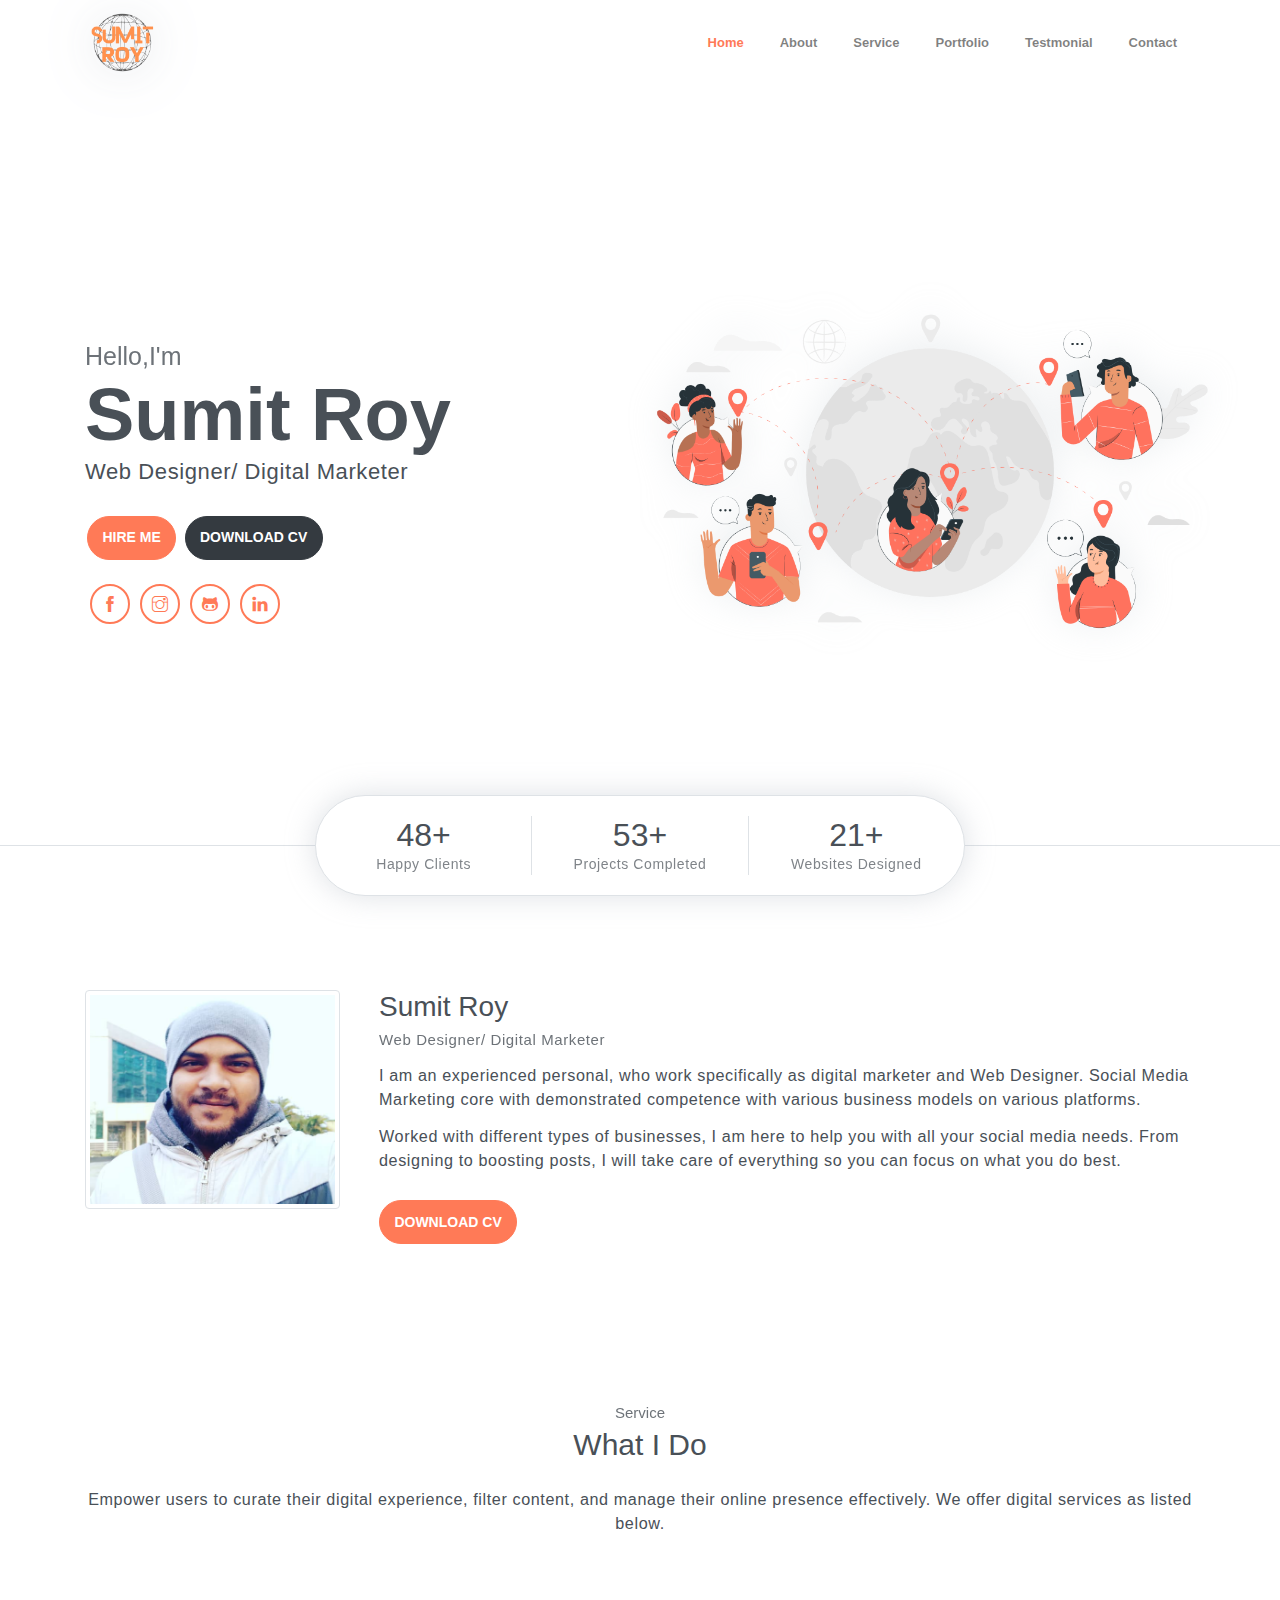
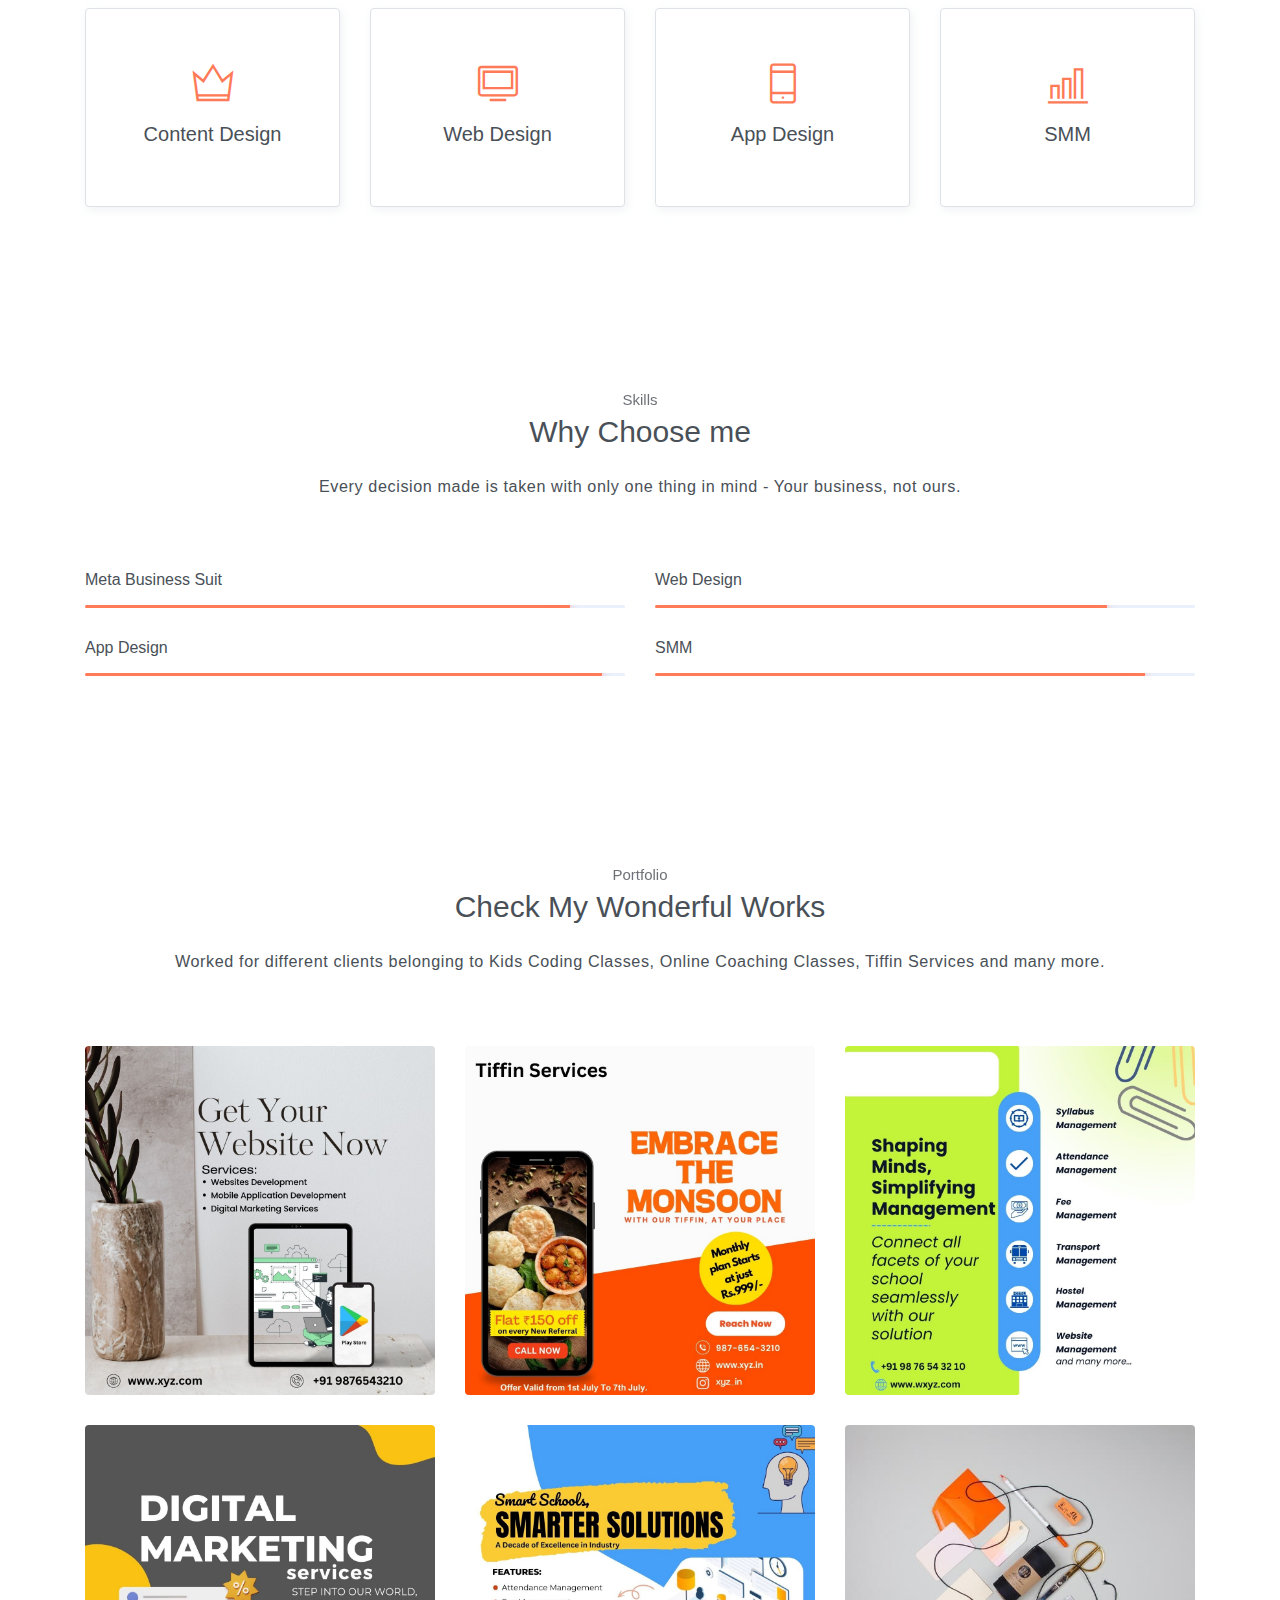
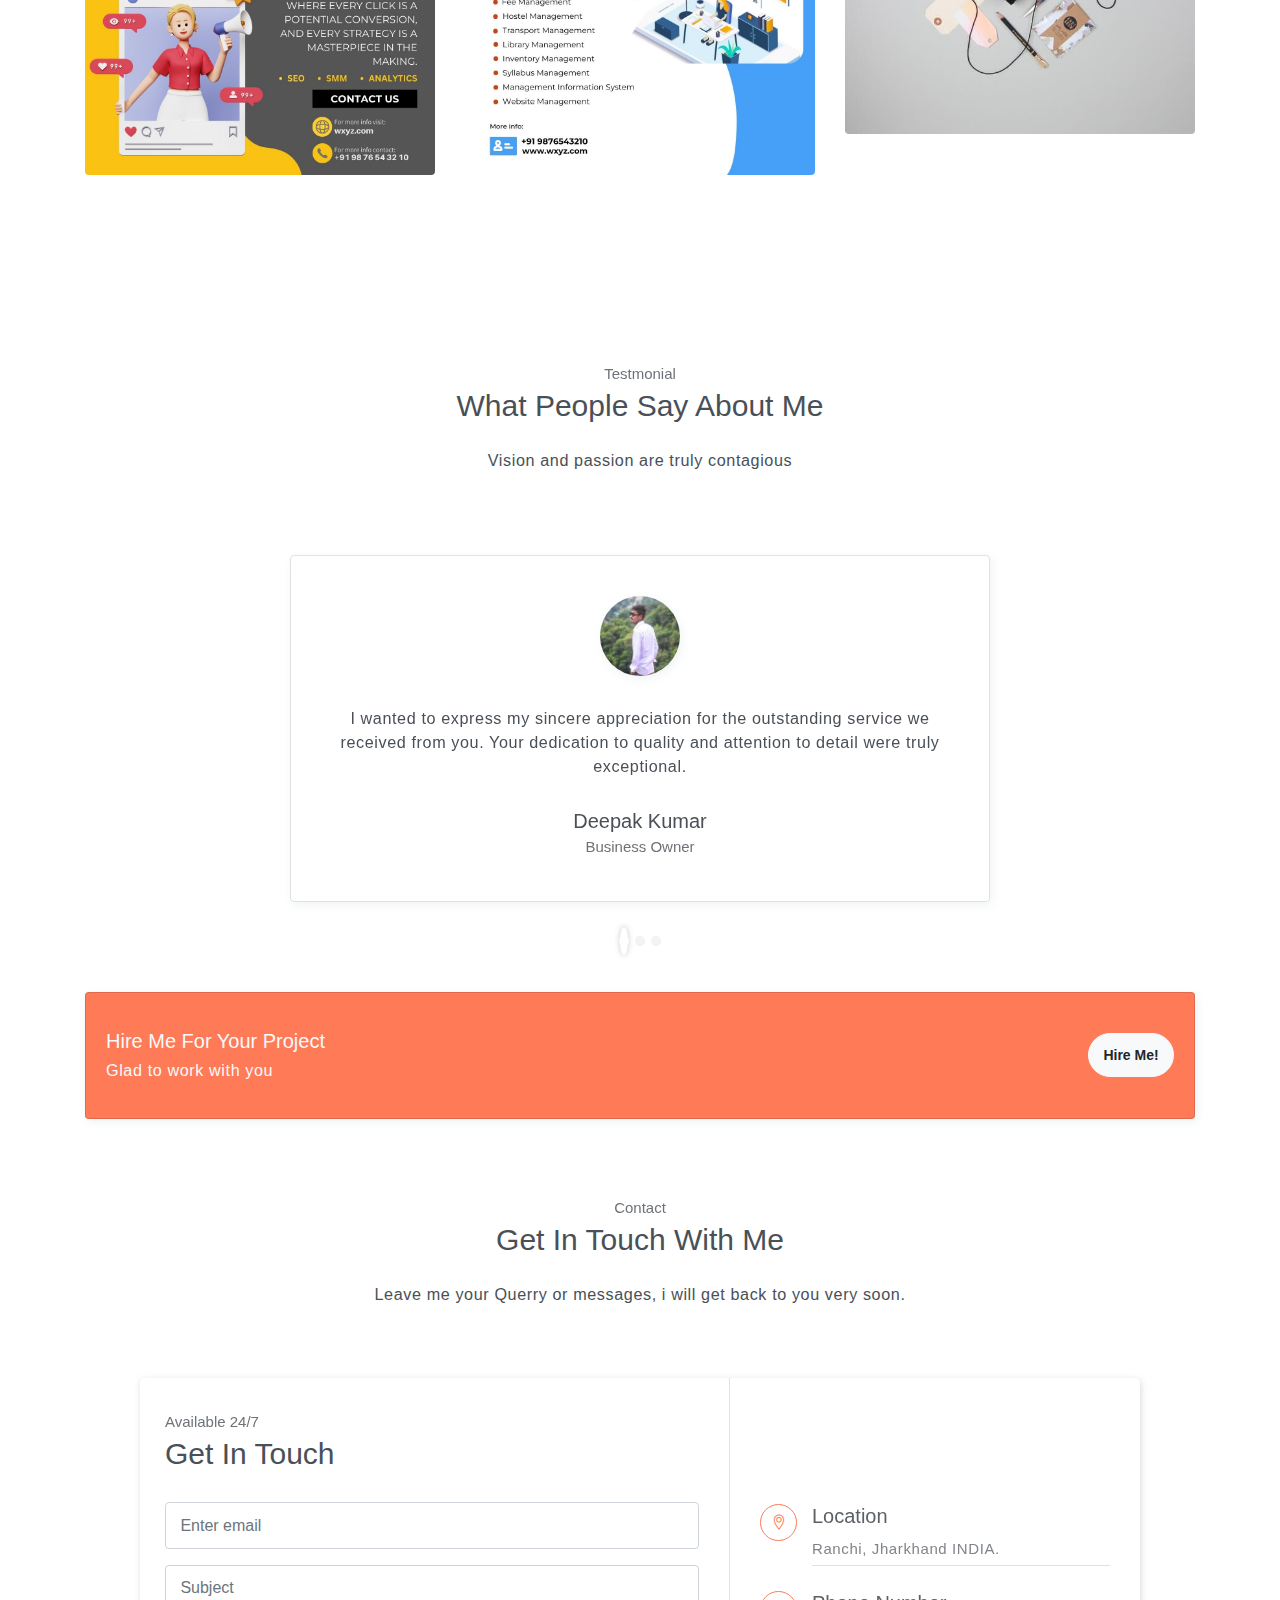
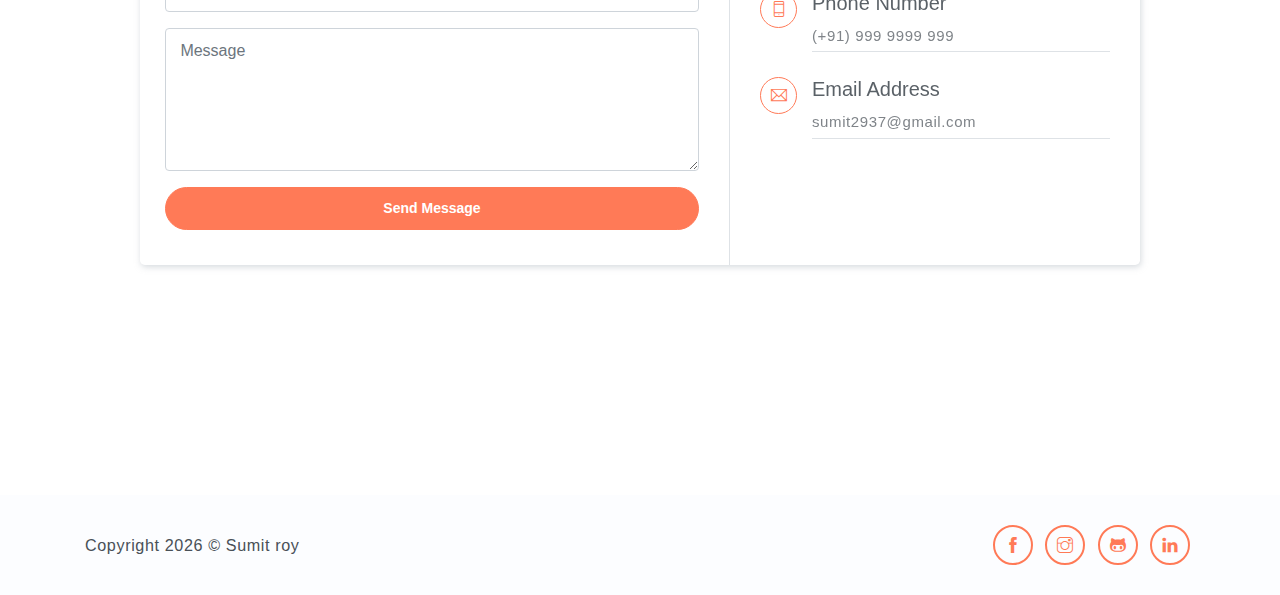
<file: docs/index.html>
<!DOCTYPE html>
<html lang="en">
<head>
	<meta charset="utf-8">
    <meta name="viewport" content="width=device-width, initial-scale=1, shrink-to-fit=no">
    <meta name="description" content="Start your development with Steller landing page.">
    <meta name="author" content="Devcrud">
    <title>Steller Landing page | Free Bootstrap 4.1 landing page</title>
    <!-- font icons -->
    <link rel="stylesheet" href="assets/vendors/themify-icons/css/themify-icons.css">
    <!-- Bootstrap + Steller main styles -->
	<link rel="stylesheet" href="assets/css/steller.css">
</head>
<body data-spy="scroll" data-target=".navbar" data-offset="40" id="home">

    <!-- Page navigation -->
    <nav class="navbar navbar-expand-lg navbar-light fixed-top" data-spy="affix" data-offset-top="0">
        <div class="container">
            <a class="navbar-brand" href="#"><img src="assets/imgs/SUMIT_ROY-removebg-preview.png" alt=""></a>
            <button class="navbar-toggler" type="button" data-toggle="collapse" data-target="#navbarSupportedContent" aria-controls="navbarSupportedContent" aria-expanded="false" aria-label="Toggle navigation">
                <span class="navbar-toggler-icon"></span>
            </button>

            <div class="collapse navbar-collapse" id="navbarSupportedContent">
                <ul class="navbar-nav ml-auto align-items-center">
                    <li class="nav-item">
                        <a class="nav-link" href="#home">Home</a>
                    </li>
                    <li class="nav-item">
                        <a class="nav-link" href="#about">About</a>
                    </li>
                    <li class="nav-item">
                        <a class="nav-link" href="#service">Service</a>
                    </li>                   
                    <li class="nav-item">
                        <a class="nav-link" href="#portfolio">Portfolio</a>
                    </li>
                    <li class="nav-item">
                        <a class="nav-link" href="#testmonial">Testmonial</a>
                    </li>
                    <li class="nav-item">
                        <a class="nav-link" href="#contact">Contact</a>
                    </li>
                    <!-- <li class="nav-item">
                        <a class="- btn btn-primary rounded ml-4" href="components.html">Copmonents</a>
                    </li> -->
                </ul>
            </div>
        </div>          
    </nav>
    <!-- End of page navibation -->

    <!-- Page Header -->
    <header class="header" id="home">
        <div class="container">
            <div class="infos">
                <h6 class="subtitle">Hello,I'm</h6>
                <h6 class="title" style="white-space: nowrap;">Sumit Roy</h6>
                <p>Web Designer/ Digital Marketer</p>

                <div class="buttons pt-3">
                    <button class="btn btn-primary rounded">HIRE ME</button>
                    <button class="btn btn-dark rounded">DOWNLOAD CV</button>
                </div>      

                <div class="socials mt-4">
                    <a class="social-item" href="https://www.facebook.com/sam.roy.3998263" target="_blank"><i class="ti-facebook"></i></a>
                    <a class="social-item" href="https://www.instagram.com/sumit_roy_2937/
                    " target="_blank"><i class="ti-instagram"></i></a>
                    <a class="social-item" href="javascript:void(0)"><i class="ti-github"></i></a>
                    <a class="social-item" href="javascript:void(0)"><i class="ti-linkedin"></i></a>
                </div>
            </div>              
            <div class="img-holder">
                <img src="assets/imgs/header_img.png" alt="header pic">
            </div>      
        </div>  

        <!-- Header-widget -->
        <div class="widget">
            <div class="widget-item">
                <h2>48+</h2>
                <p>Happy Clients</p>
            </div>
            <div class="widget-item">
                <h2>53+</h2>
                <p>Projects Completed</p>
            </div>
            <div class="widget-item">
                <h2>21+</h2>
                <p>Websites Designed</p>
            </div>
        </div>
    </header>
    <!-- End of Page Header -->
    
    <!-- About section -->
    <section id="about" class="section mt-3">
        <div class="container mt-5">
            <div class="row text-center text-md-left">
                <div class="col-md-3">
                    <img src="assets/imgs/sumitprofile.png" alt="" class="img-thumbnail mb-4">
                </div>
                <div class="pl-md-4 col-md-9">
                    <h6 class="title">Sumit Roy</h6>
                    <p class="subtitle">Web Designer/ Digital Marketer</p>
                    <p>I am an experienced personal, who work specifically as digital marketer and Web Designer. Social Media Marketing core with demonstrated competence with various business models on various platforms.</p>
                    <p>Worked with different types of businesses, I am here to help you with all your social media needs. From designing to boosting posts, I will take care of everything so you can focus on what you do best.</p>
                    <button class="btn btn-primary rounded mt-3">DOWNLOAD CV</button>                   
                </div>
            </div>
        </div>
    </section>

    <!-- Service section -->
    <section id="service" class="section">
        <div class="container text-center">
            <h6 class="subtitle">Service</h6>
            <h6 class="section-title mb-4">What I Do</h6>
            <p class="mb-5 pb-4">Empower users to curate their digital experience, filter content, and manage their online presence effectively. We offer digital services as listed below.</p>

            <div class="row">
                <div class="col-sm-6 col-md-3 mb-4">
                    <div class="custom-card card border">
                        <div class="card-body">
                            <i class="icon ti-crown"></i>
                            <h5>Content Design</h5>
                        </div>
                    </div>
                </div>
                <div class="col-sm-6 col-md-3 mb-4">
                    <div class="custom-card card border">
                        <div class="card-body">
                            <i class="icon ti-desktop"></i>
                            <h5>Web Design</h5>
                        </div>
                    </div>
                </div>
                <div class="col-sm-6 col-md-3 mb-4">
                    <div class="custom-card card border">
                        <div class="card-body">
                            <i class="icon ti-mobile"></i>
                            <h5>App Design</h5>
                        </div>
                    </div>
                </div>
                <div class="col-sm-6 col-md-3 mb-4">
                    <div class="custom-card card border">
                        <div class="card-body">
                            <i class="icon ti-bar-chart"></i>
                            <h5>SMM</h5>
                        </div>
                    </div>
                </div>
            </div>
        </div>
    </section>
    <!-- End of Sectoin -->

    <!-- Skills section -->
    <section class="section">
        <div class="container text-center">
            <h6 class="subtitle">Skills</h6>
            <h6 class="section-title mb-4">Why Choose me</h6>
            <p class="mb-5 pb-4">Every decision made is taken with only one thing in mind - Your business, not ours.</p>

            <div class="row text-left">
                <div class="col-sm-6">
                    <h6 class="mb-3">Meta Business Suit</h6>
                    <div class="progress">
                        <div class="progress-bar bg-primary" role="progressbar" style="width: 89%;" aria-valuenow="25" aria-valuemin="0" aria-valuemax="100"><span>89%</span></div>
                    </div>
                </div>
                <div class="col-sm-6">
                    <h6 class="mb-3">Web Design</h6>
                    <div class="progress">
                        <div class="progress-bar bg-primary" role="progressbar" style="width: 83%;" aria-valuenow="25" aria-valuemin="0" aria-valuemax="100"><span>83%</span></div>
                    </div>
                </div>
                <div class="col-sm-6">
                    <h6 class="mb-3">App Design</h6>
                    <div class="progress">
                        <div class="progress-bar bg-primary" role="progressbar" style="width: 95%;" aria-valuenow="25" aria-valuemin="0" aria-valuemax="100"><span>95%</span></div>
                    </div>
                </div>
                <div class="col-sm-6">
                    <h6 class="mb-3">SMM</h6>
                    <div class="progress">
                        <div class="progress-bar bg-primary" role="progressbar" style="width: 90%;" aria-valuenow="25" aria-valuemin="0" aria-valuemax="100"><span>90%</span></div>
                    </div>
                </div>
            </div>  
        </div>
    </section>
    <!-- End of Skills sections -->

    <!-- Portfolio section -->
    <section id="portfolio" class="section">
        <div class="container text-center">
            <h6 class="subtitle">Portfolio</h6>
            <h6 class="section-title mb-4">Check My Wonderful Works</h6>
            <p class="mb-5 pb-4">Worked for different clients belonging to Kids Coding Classes, Online Coaching Classes, Tiffin Services and many more.</p>

            <div class="row">
                <div class="col-sm-4">
                    <div class="img-wrapper">
                        <img src="assets/imgs/11.jpg" alt="">
                        <div class="overlay">
                            <div class="overlay-infos">
                                <h5>Project Title</h5>
                                <a href="javascript:void(0)"><i class="ti-zoom-in"></i></a>
                                <a href="javascript:void(0)"><i class="ti-link"></i></a>
                            </div>  
                        </div>
                    </div>
                    <div class="img-wrapper">
                        <img src="assets/imgs/23.jpg" alt="">
                        <div class="overlay">
                            <div class="overlay-infos">
                                <h5>Project Title</h5>
                                <a href="javascript:void(0)"><i class="ti-zoom-in"></i></a>
                                <a href="javascript:void(0)"><i class="ti-link"></i></a>
                            </div>                              
                        </div>
                    </div>                  
                </div>
                <div class="col-sm-4">
                    <div class="img-wrapper">
                        <img src="assets/imgs/pangat.jpg" alt="">
                        <div class="overlay">
                            <div class="overlay-infos">
                                <h5>Project Title</h5>
                                <a href="javascript:void(0)"><i class="ti-zoom-in"></i></a>
                                <a href="javascript:void(0)"><i class="ti-link"></i></a>
                            </div>  
                        </div>
                    </div>
                    <div class="img-wrapper">
                        <img src="assets/imgs/40.jpg" alt="">
                        <div class="overlay">
                            <div class="overlay-infos">
                                <h5>Project Title</h5>
                                <a href="javascript:void(0)"><i class="ti-zoom-in"></i></a>
                                <a href="javascript:void(0)"><i class="ti-link"></i></a>
                            </div>                              
                        </div>
                    </div>                  
                </div>
                <div class="col-sm-4">
                    <div class="img-wrapper">
                        <img src="assets/imgs/43.jpg" alt="">
                        <div class="overlay">
                            <div class="overlay-infos">
                                <h5>Project Title</h5>
                                <a href="javascript:void(0)"><i class="ti-zoom-in"></i></a>
                                <a href="javascript:void(0)"><i class="ti-link"></i></a>
                            </div>  
                        </div>
                    </div>
                    <div class="img-wrapper">
                        <img src="assets/imgs/folio-6.jpg" alt="">
                        <div class="overlay">
                            <div class="overlay-infos">
                                <h5>Project Title</h5>
                                <a href="javascript:void(0)"><i class="ti-zoom-in"></i></a>
                                <a href="javascript:void(0)"><i class="ti-link"></i></a>
                            </div>                              
                        </div>
                    </div>                  
                </div>
            </div>

        </div>
    </section>
    <!-- End of portfolio section -->

    <!-- Testmonial Section -->
    <section id="testmonial" class="section">
        <div class="container text-center">
            <h6 class="subtitle">Testmonial</h6>
            <h6 class="section-title mb-4">What People Say About Me</h6>
            <p class="mb-5 pb-4">Vision and passion are truly contagious</p>


            <div id="carouselExampleIndicators" class="carousel slide" data-ride="carousel">
                <ol class="carousel-indicators">
                    <li data-target="#carouselExampleIndicators" data-slide-to="0" class="active"></li>
                    <li data-target="#carouselExampleIndicators" data-slide-to="1"></li>
                    <li data-target="#carouselExampleIndicators" data-slide-to="2"></li>
                </ol>
                <div class="carousel-inner">
                    <div class="carousel-item active">
                        <div class="card testmonial-card border">
                            <div class="card-body">
                                <img src="assets/imgs/Screenshot 2023-11-2BB3 12 1528.jpg" alt="">
                                <p>I wanted to express my sincere appreciation for the outstanding service we received from you. Your dedication to quality and attention to detail were truly exceptional.</p>
                                <h1 class="title">Deepak Kumar</h1>
                                <h1 class="subtitle">Business Owner</h1>
                            </div>
                        </div>
                    </div>
                    <div class="carousel-item">
                        <div class="card testmonial-card border">
                            <div class="card-body">
                                <img src="assets/imgs/DSC_04941.jpg" alt="">
                                <p>I'm extremely satisfied with the service you delivered. It not only met but exceeded my expectations. Thank you for your hard work and professionalism.</p>
                                <h1 class="title">Sagar Rana</h1>
                                <h1 class="subtitle">Freelancer</h1>
                            </div>
                        </div>
                    </div>
                    <div class="carousel-item">
                        <div class="card testmonial-card border">
                            <div class="card-body">
                                <img src="assets/imgs/avatar-3.jpg" alt="">
                                <p>While we had a few minor hiccups along the way, overall, our collaboration was satisfactory.</p>
                                <h1 class="title">Mr. Naresh</h1>
                                <h1 class="subtitle">Business Owner</h1>
                            </div>
                        </div>
                    </div>
                </div>
            </div>
        </div>
    </section>
    <!-- End of testmonial section -->

    <!-- Blog Section -->
    <!-- <section id="blog" class="section">
        <div class="container text-center">
            <h6 class="subtitle">My Blogs</h6>
            <h6 class="section-title mb-4">Latest News</h6>
            <p class="mb-5 pb-4">Lorem ipsum dolor sit amet, consectetur adipisicing elit. In alias dignissimos. <br> rerum commodi corrupti, temporibus non quam.</p>

            <div class="row text-left">
                <div class="col-md-4">
                    <div class="card border mb-4">
                        <img src="assets/imgs/blog-1.jpg" alt="" class="card-img-top w-100">
                        <div class="card-body">
                            <h5 class="card-title">Designe for Everyone</h5>
                            <div class="post-details">
                                <a href="javascript:void(0)">Posted By: Admin</a>
                                <a href="javascript:void(0)"><i class="ti-thumb-up"></i> 456</a>
                                <a href="javascript:void(0)"><i class="ti-comment"></i> 123</a>
                            </div>
                            <p>Lorem ipsum dolor sit amet, consectetur adipisicing elit. Ut ad vel dolorum, iusto velit, minima? Voluptas nemo harum impedit nisi.</p>
                            <a href="javascript:void(0)">Read More..</a>
                        </div>
                    </div>
                </div>
                <div class="col-md-4">
                    <div class="card border mb-4">
                        <img src="assets/imgs/blog-2.jpg" alt="" class="card-img-top w-100">
                        <div class="card-body">
                            <h5 class="card-title">Web Layouts</h5>
                            <div class="post-details">
                                <a href="javascript:void(0)">Posted By: Admin</a>
                                <a href="javascript:void(0)"><i class="ti-thumb-up"></i> 456</a>
                                <a href="javascript:void(0)"><i class="ti-comment"></i> 123</a>
                            </div>
                            <p>Lorem ipsum dolor sit amet, consectetur adipisicing elit. Ut ad vel dolorum, iusto velit, minima? Voluptas nemo harum impedit nisi.</p>
                            <a href="javascript:void(0)">Read More..</a>
                        </div>
                    </div>
                </div>
                <div class="col-md-4">
                    <div class="card border mb-4">
                        <img src="assets/imgs/blog-3.jpg" alt="" class="card-img-top w-100">
                        <div class="card-body">
                            <h5 class="card-title">Bootstrap Framework</h5>
                            <div class="post-details">
                                <a href="javascript:void(0)">Posted By: Admin</a>
                                <a href="javascript:void(0)"><i class="ti-thumb-up"></i> 456</a>
                                <a href="javascript:void(0)"><i class="ti-comment"></i> 123</a>
                            </div>
                            <p>Lorem ipsum dolor sit amet, consectetur adipisicing elit. Ut ad vel dolorum, iusto velit, minima? Voluptas nemo harum impedit nisi.</p>
                            <a href="javascript:void(0)">Read More..</a>
                        </div>
                    </div>
                </div>
            </div>
        </div>
    </section> -->

    <!-- Hire me section -->
    <section class="bg-gray p-0 section">
        <div class="container">
            <div class="card bg-primary">
                <div class="card-body text-light">
                    <div class="row align-items-center">
                        <div class="col-sm-9 text-center text-sm-left">
                            <h5 class="mt-3">Hire Me For Your Project</h5>
                            <p class="mb-3">Glad to work with you</p>
                        </div>
                        <div class="col-sm-3 text-center text-sm-right">
                            <button class="btn btn-light rounded">Hire Me!</button>
                        </div>
                    </div>
                </div> 
            </div>
        </div>
    </section>      
    <!-- End od Hire me section. -->

    <!-- Contact Section -->
    <section id="contact" class="position-relative section">
        <div class="container text-center">
            <h6 class="subtitle">Contact</h6>
            <h6 class="section-title mb-4">Get In Touch With Me</h6>
            <p class="mb-5 pb-4">Leave me your Querry or messages, i will get back to you very soon.</p>

            <div class="contact text-left">
                <div class="form">
                    <h6 class="subtitle">Available 24/7</h6>
                    <h6 class="section-title mb-4">Get In Touch</h6>
                    <form>
                        <div class="form-group">
                            <input type="email" class="form-control" id="exampleInputEmail1" aria-describedby="emailHelp" placeholder="Enter email" required>
                        </div>
                        <div class="form-group">
                            <input type="text" class="form-control" id="exampleInputPassword1" placeholder="Subject" required>
                        </div>
                        <div class="form-group">
                            <textarea name="contact-message" id="" cols="30" rows="5" class="form-control" placeholder="Message"></textarea>
                        </div>
                        <button type="submit" class="btn btn-primary btn-block rounded w-lg">Send Message</button>
                    </form>
                </div>
                <div class="contact-infos">
                    <div class="item">
                        <i class="ti-location-pin"></i>
                        <div class="">
                            <h5>Location</h5>
                            <p> Ranchi, Jharkhand INDIA.</p>
                        </div>                          
                    </div>
                    <div class="item">
                        <i class="ti-mobile"></i>
                        <div>
                            <h5>Phone Number</h5>
                            <p>(+91) 999 9999 999</p>
                        </div>                          
                    </div>
                    <div class="item">
                        <i class="ti-email"></i>
                        <div class="mb-0">
                            <h5>Email Address</h5>
                            <p>sumit2937@gmail.com</p>
                        </div>
                    </div>
                </div>                  
            </div>
        </div>  
        <div id="map">
            <iframe src="https://snazzymaps.com/embed/61257"></iframe>
        </div>      
    </section>
    <!-- End of Contact Section -->

    <!-- Page Footer -->
    <footer class="page-footer">
        <div class="container">
            <div class="row align-items-center">
                <div class="col-sm-6">
                    <p>Copyright <script>document.write(new Date().getFullYear())</script> &copy; Sumit roy</p>
                </div>
                <div class="col-sm-6">
                    <div class="socials">
                        <a class="social-item" href="https://www.facebook.com/sam.roy.3998263" target="_blank"><i class="ti-facebook"></i></a>
                    <a class="social-item" href="https://www.instagram.com/sumit_roy_2937/
                    " target="_blank"><i class="ti-instagram"></i></a>
                    <a class="social-item" href="javascript:void(0)"><i class="ti-github"></i></a>
                    <a class="social-item" href="javascript:void(0)"><i class="ti-linkedin"></i></a>
                    </div>
                </div>
            </div>
        </div>
    </footer> 
    <!-- End of page footer -->
	
	<!-- core  -->
    <script src="assets/vendors/jquery/jquery-3.4.1.js"></script>
    <script src="assets/vendors/bootstrap/bootstrap.bundle.js"></script>
    <!-- bootstrap 3 affix -->
	<script src="assets/vendors/bootstrap/bootstrap.affix.js"></script>

    <!-- steller js -->
    <script src="assets/js/steller.js"></script>

</body>
</html>
</file>
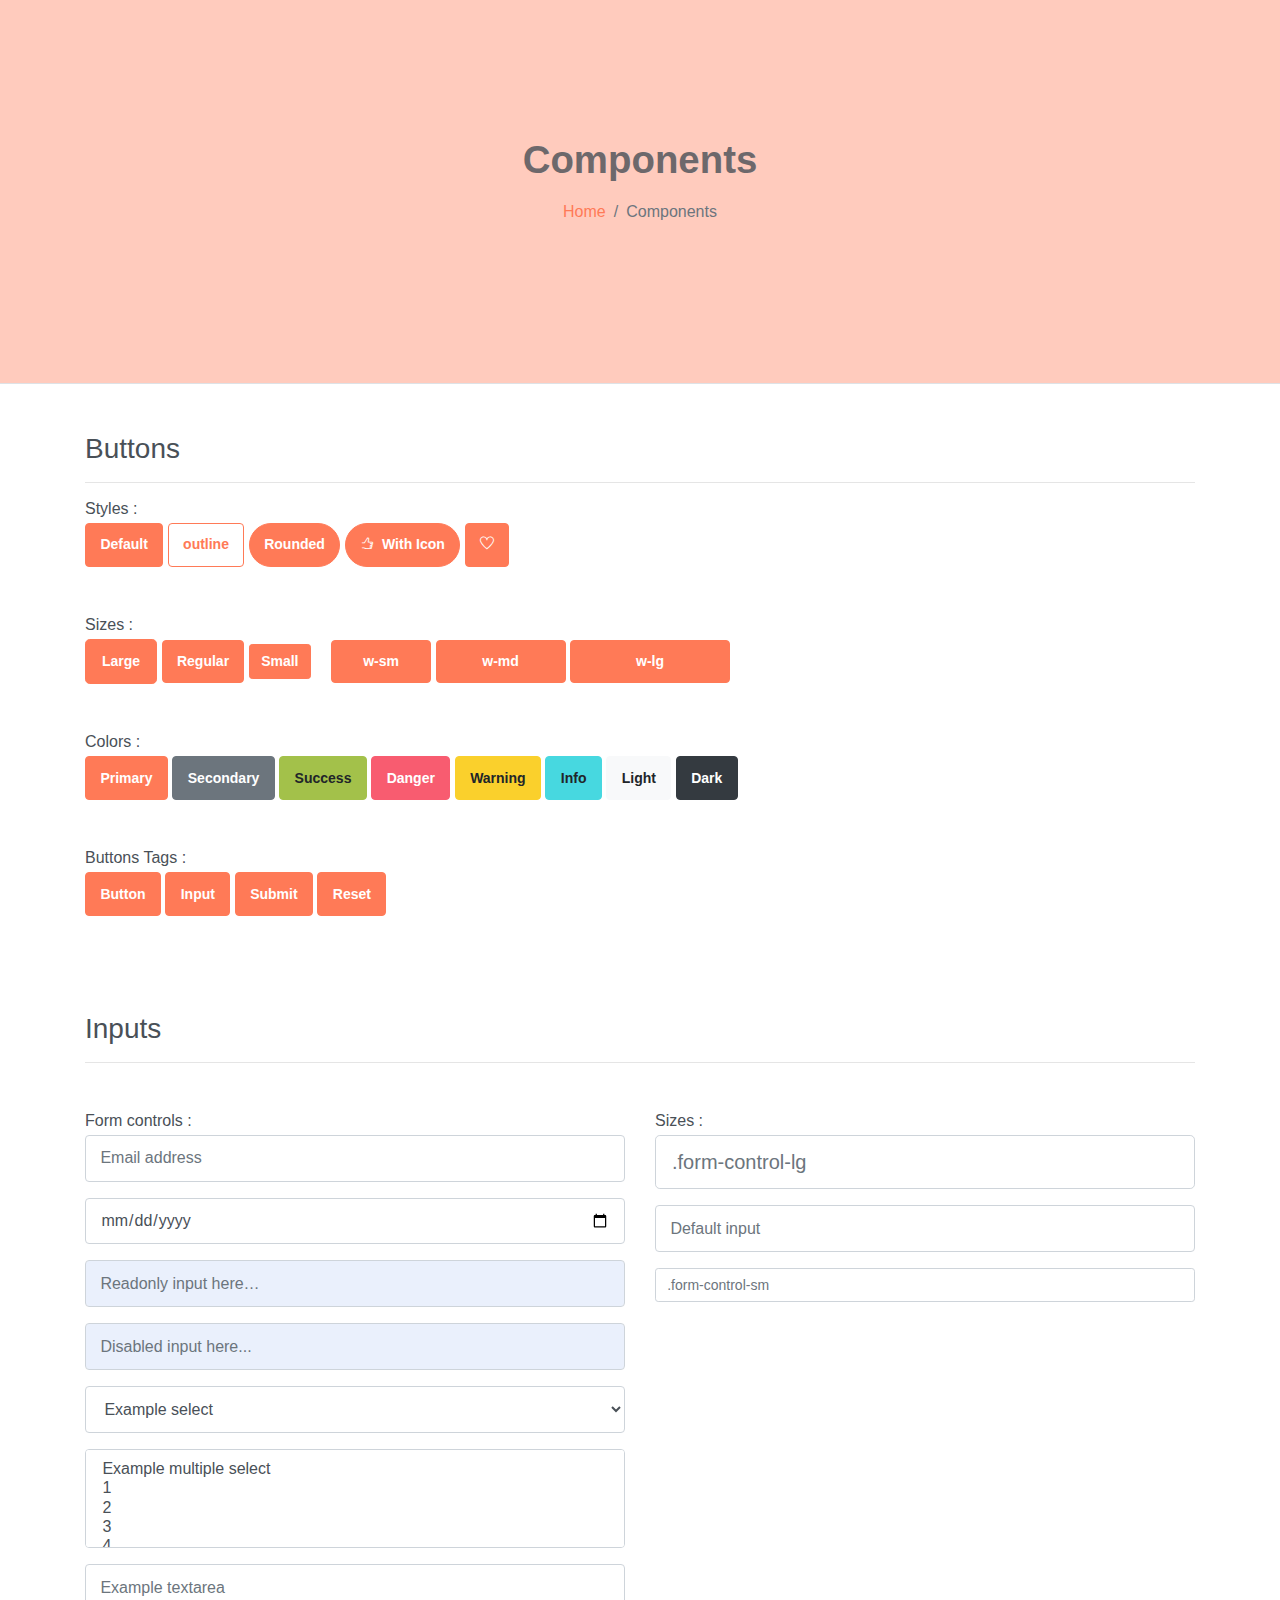
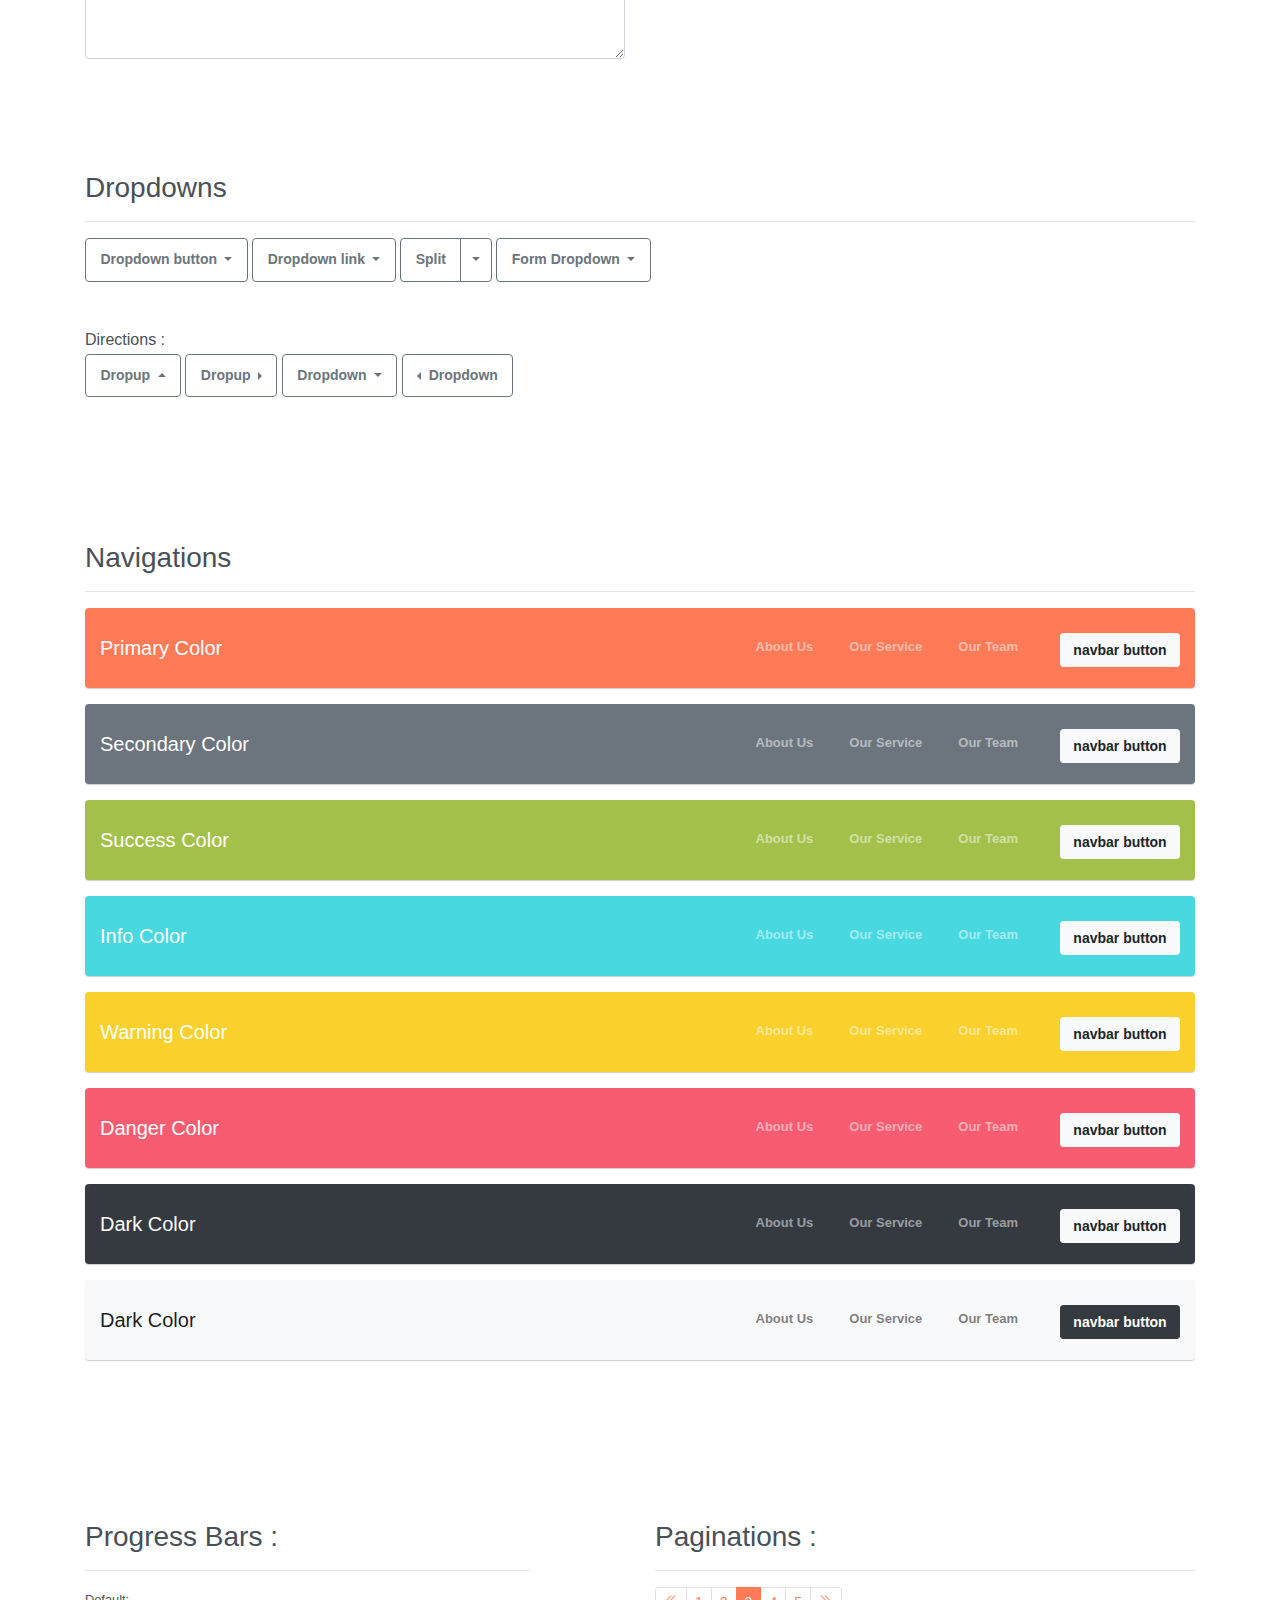
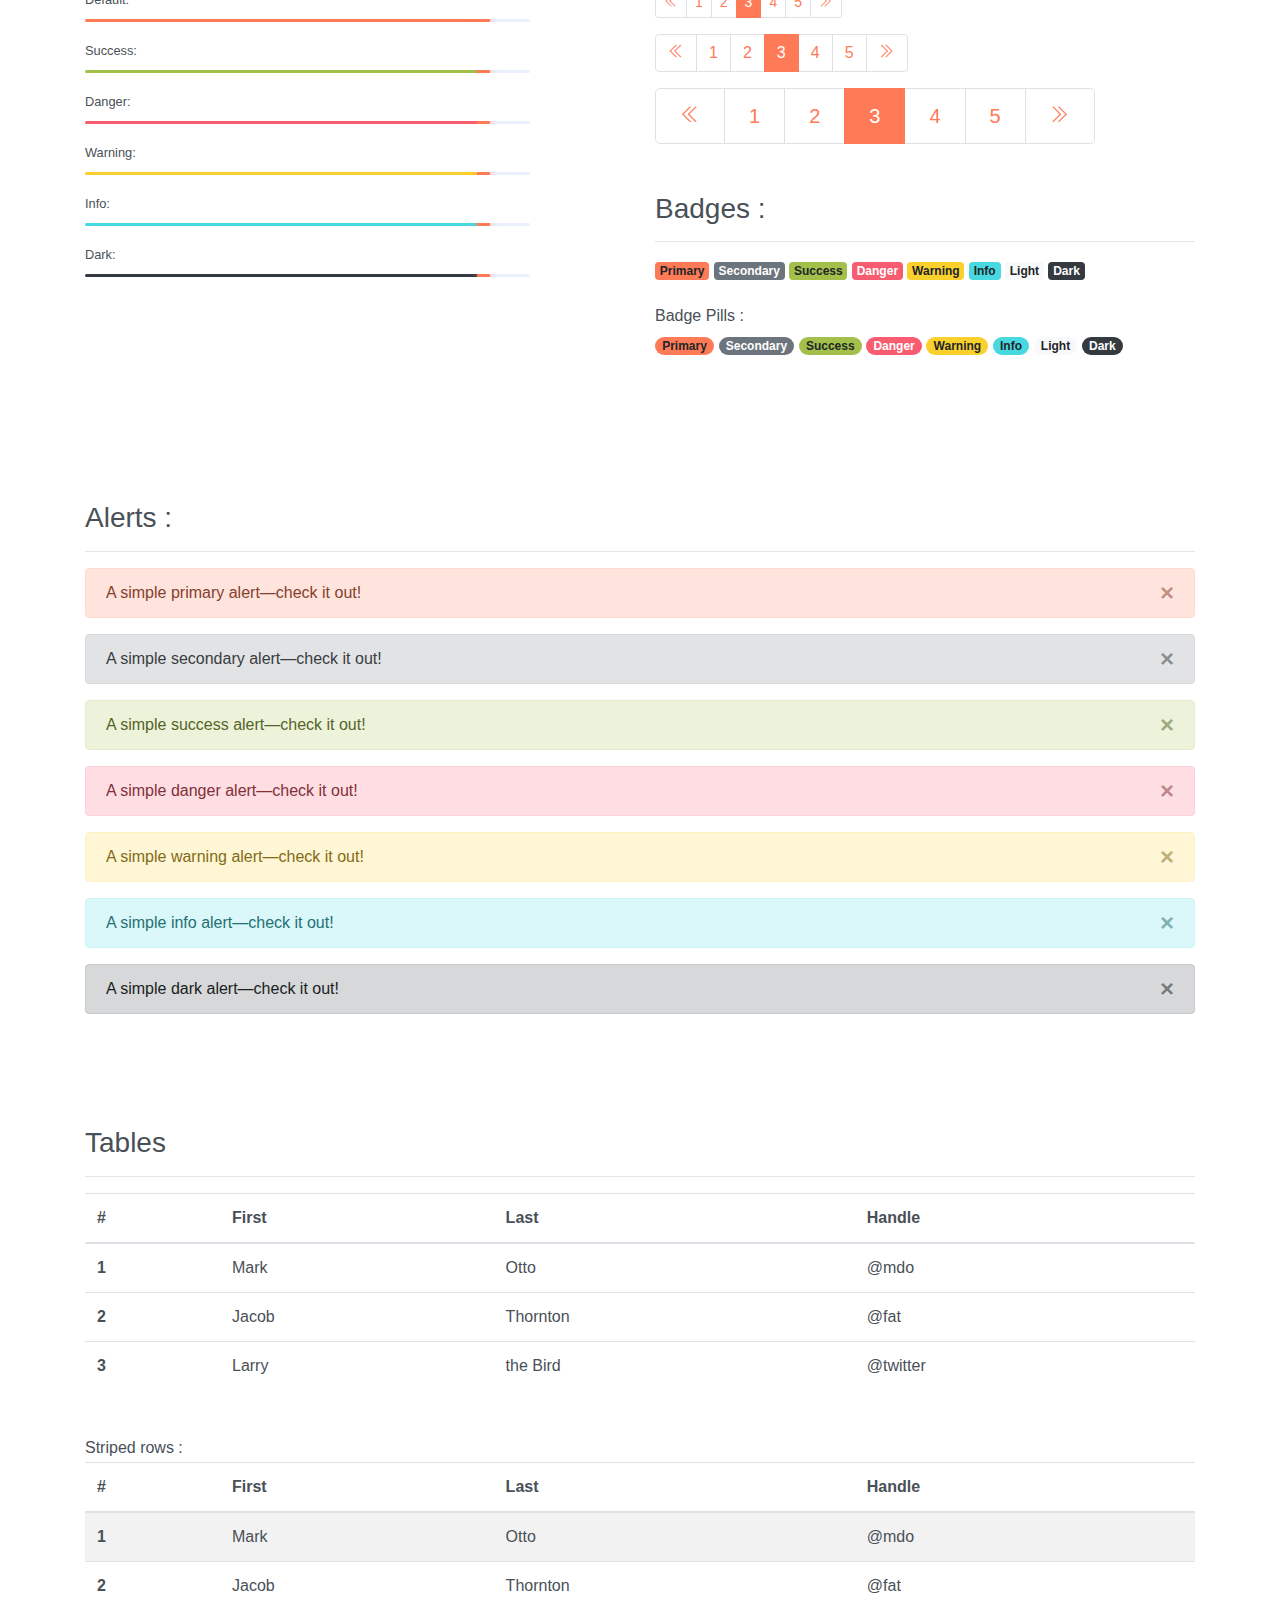
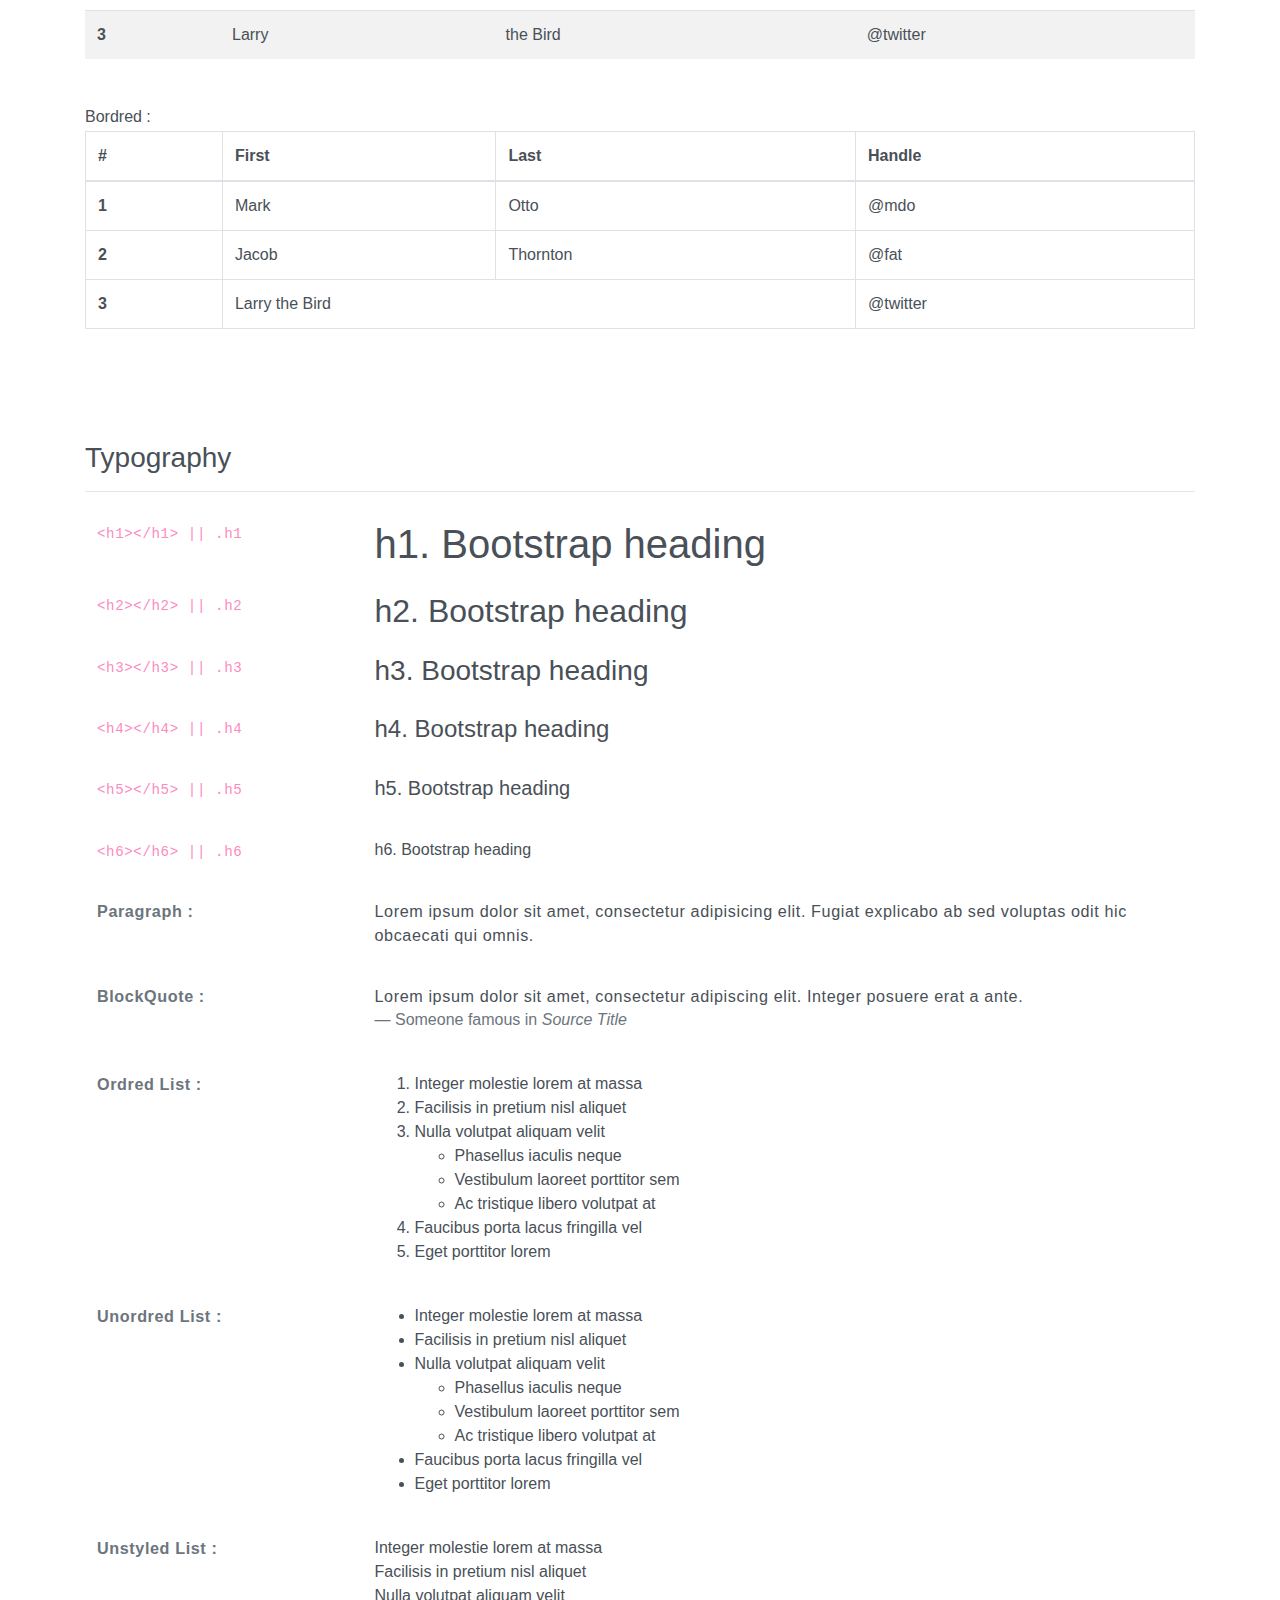
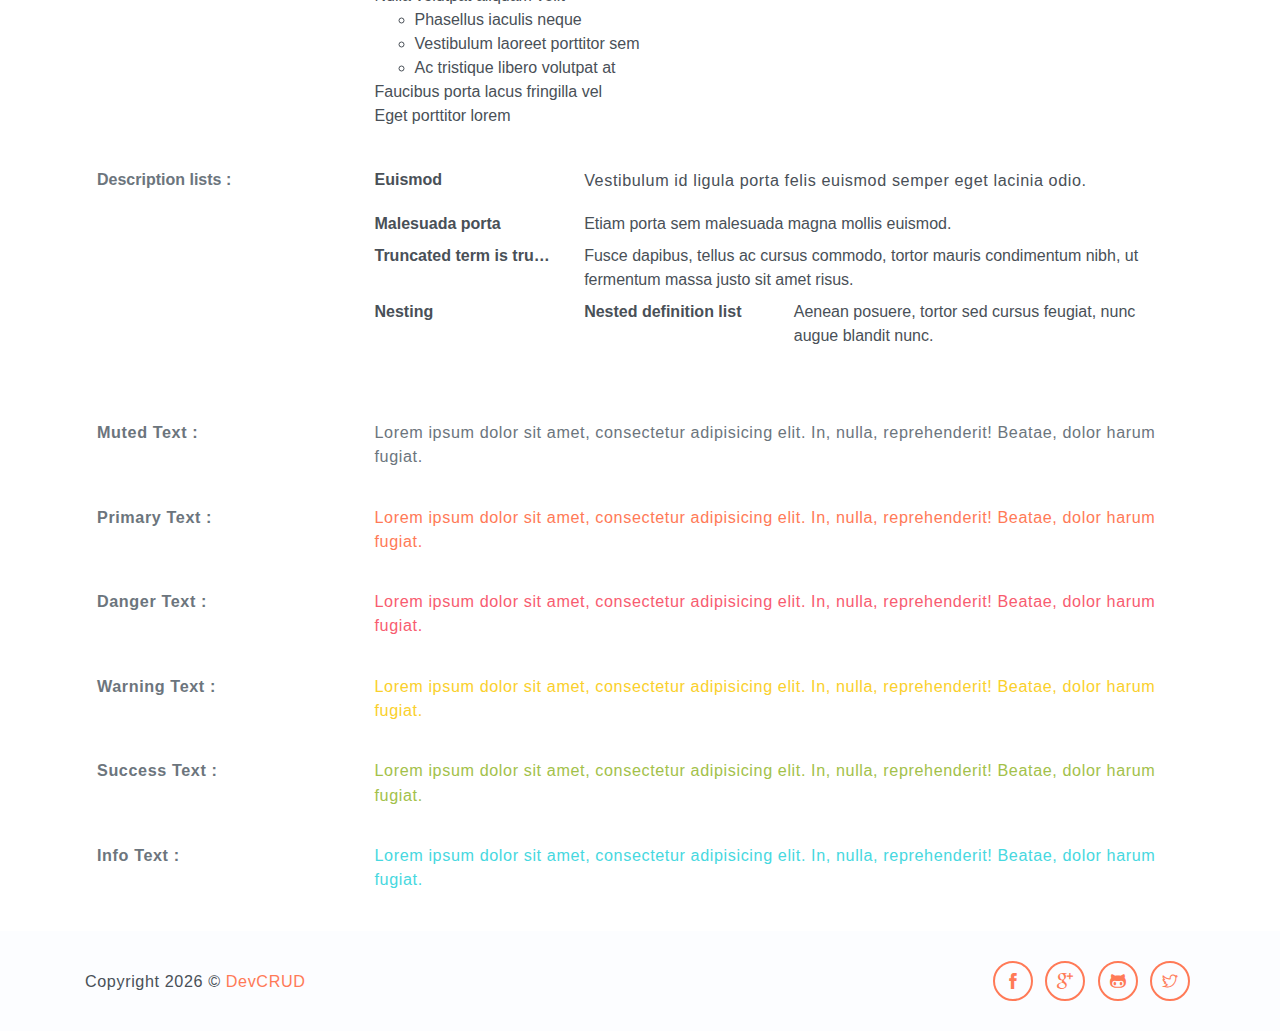
<file: docs/components.html>
<!DOCTYPE html>
<html lang="en">
<head>
   <meta charset="utf-8">
   <meta name="viewport" content="width=device-width, initial-scale=1, shrink-to-fit=no">
   <meta name="description" content="Start your development with Steller landing page.">
   <meta name="author" content="Devcrud">
   <title>Sumit roy</title>
   <!-- font icons -->
   <link rel="stylesheet" href="assets/vendors/themify-icons/css/themify-icons.css">
   <!-- Bootstrap + Steller  -->
   <link rel="stylesheet" href="assets/css/steller.css">
</head>
<body>

   <!-- Page Header -->
   <header class="header header-mini"> 
      <div class="header-title">Components</div> 
      <nav aria-label="breadcrumb">
         <ol class="breadcrumb">
            <li class="breadcrumb-item"><a href="/">Home</a></li>
            <li class="breadcrumb-item active" aria-current="page">Components</li>
         </ol>
      </nav>
   </header> <!-- End Of Page Header -->

   <!-- main content -->
   <div class="container">

      <!-- Buttons -->
      <h3 class="mt-5">Buttons</h3>
      <hr>
      <h6 class="section-secondary-title">Styles :</h6>
      <button class="btn btn-primary">Default</button>
      <button class="btn btn-outline-primary">outline</button>
      <button class="btn btn-primary rounded">Rounded</button>
      <button class="btn btn-primary rounded"><i class="ti-thumb-up pr-1"></i> With Icon</button>
      <button class="btn btn-primary circle"><i class="ti-heart"></i></button>

      <h6 class="section-secondary-title mt-5">Sizes :</h6>
      <button class="btn btn-primary btn-lg">Large</button>
      <button class="btn btn-primary ">Regular</button>
      <button class="btn btn-primary btn-sm">Small</button>
      <button class="btn btn-primary w-sm ml-3">w-sm</button>
      <button class="btn btn-primary w-md">w-md</button>
      <button class="btn btn-primary w-lg">w-lg</button>

      <h6 class="section-secondary-title mt-5">Colors :</h6>          
      <button type="button" class="btn btn-primary">Primary</button>
      <button type="button" class="btn btn-secondary">Secondary</button>
      <button type="button" class="btn btn-success">Success</button>
      <button type="button" class="btn btn-danger">Danger</button>
      <button type="button" class="btn btn-warning">Warning</button>
      <button type="button" class="btn btn-info">Info</button>
      <button type="button" class="btn btn-light">Light</button>
      <button type="button" class="btn btn-dark">Dark</button>

      <h6 class="section-secondary-title mt-5">Buttons Tags :</h6>
      <button class="btn btn-primary" type="submit">Button</button>
      <input class="btn btn-primary" type="button" value="Input">
      <input class="btn btn-primary" type="submit" value="Submit">
      <input class="btn btn-primary" type="reset" value="Reset">
      
      <!-- devider -->
      <div class="py-5"></div>

      <!-- Inputs -->
      <h3>Inputs</h3>
      <hr>
      <div class="row mt-5">
         <div class="col-md-6">
            <h6 class="section-secondary-title">Form controls :</h6>        
            <div class="form-group">
               <input type="email" class="form-control" id="exampleFormControlInput1" placeholder="Email address">
            </div>
            <div class="form-group">
               <input type="date" class="form-control" id="exampleFormControlInput1" placeholder="Date">
            </div>
            <div class="form-group">
               <input class="form-control" type="text" placeholder="Readonly input here…" readonly>
            </div>
            <div class="form-group">
               <input class="form-control" id="disabledInput" type="text" placeholder="Disabled input here..." disabled>
            </div>
            <div class="form-group">
               <select class="form-control" id="exampleFormControlSelect1">
                  <option>Example select</option>
                  <option>1</option>
                  <option>2</option>
                  <option>3</option>
                  <option>4</option>
                  <option>5</option>
               </select>
            </div>
            <div class="form-group">
               <select multiple class="form-control" id="exampleFormControlSelect2">
                  <option>Example multiple select</option>
                  <option>1</option>
                  <option>2</option>
                  <option>3</option>
                  <option>4</option>
                  <option>5</option>
               </select>
            </div>
            <div class="form-group">
               <textarea class="form-control" id="exampleFormControlTextarea1" rows="3" placeholder="Example textarea"></textarea>
            </div>
         </div>
         <div class="col-md-6">
            <h6 class="section-secondary-title">Sizes :</h6>    
            <div class="form-group">
               <input class="form-control form-control-lg" type="text" placeholder=".form-control-lg">             
            </div>
            <div class="form-group">
               <input class="form-control" type="text" placeholder="Default input">
            </div>
            <div class="form-group">
               <input class="form-control form-control-sm" type="text" placeholder=".form-control-sm"> 
            </div>
         </div>
      </div> <!-- end of inputs -->   

      <!-- devider -->
      <div class="py-5"></div>             

      <!-- Dropdowns -->
      <h3 class="components-section-title font-weight-normal">Dropdowns</h3>
      <hr>
      <div class="dropdown d-inline-block">
         <button class="btn btn-outline-secondary dropdown-toggle" type="button" id="dropdownMenuButton" data-toggle="dropdown" aria-haspopup="true" aria-expanded="false">
         Dropdown button
         </button>
         <div class="dropdown-menu" aria-labelledby="dropdownMenuButton">
         <a class="dropdown-item" href="#">Action</a>
         <a class="dropdown-item" href="#">Another action</a>
         <a class="dropdown-item" href="#">Something else here</a>
         </div>
      </div>
      <div class="dropdown d-inline-block">
         <a class="btn btn-outline-secondary dropdown-toggle" href="#" role="button" id="dropdownMenuLink" data-toggle="dropdown" aria-haspopup="true" aria-expanded="false">
            Dropdown link
         </a>
         <div class="dropdown-menu" aria-labelledby="dropdownMenuLink">
            <a class="dropdown-item" href="#">Action</a>
            <a class="dropdown-item" href="#">Another action</a>
            <a class="dropdown-item" href="#">Something else here</a>
         </div>
      </div>
      <div class="btn-group">
         <button type="button" class="btn btn-outline-secondary">Split</button>
         <button type="button" class="btn btn-outline-secondary dropdown-toggle dropdown-toggle-split" data-toggle="dropdown" aria-haspopup="true" aria-expanded="false">
         <span class="sr-only">Toggle Dropdown</span>
         </button>
         <div class="dropdown-menu">
            <a class="dropdown-item" href="#">Action</a>
            <a class="dropdown-item" href="#">Another action</a>
            <a class="dropdown-item" href="#">Something else here</a>
            <div class="dropdown-divider"></div>
            <a class="dropdown-item" href="#">Separated link</a>
         </div>
      </div>
      <div class="btn-group">
         <button class="btn btn-outline-secondary dropdown-toggle" type="button" id="dropdownMenuButton" data-toggle="dropdown" aria-haspopup="true" aria-expanded="false">
            Form Dropdown
         </button>
         <div class="dropdown-menu form">
            <form class="px-4 py-3">
               <div class="form-group">
                  <input type="email" class="form-control" id="exampleDropdownFormEmail1" placeholder="email@example.com">
               </div>
               <div class="form-group">
                  <input type="password" class="form-control" id="exampleDropdownFormPassword1" placeholder="Password">
               </div>
               <div class="form-check mb-3">
                  <input type="checkbox" class="form-check-input" id="dropdownCheck">
                  <label class="form-check-label" for="dropdownCheck">
                     Remember me
                  </label>
               </div>
               <button type="submit" class="btn btn-primary btn-block">Sign in</button>
            </form>
            <div class="dropdown-divider"></div>
            <a class="dropdown-item" href="#"><small>New around here? Sign up</small></a>
            <a class="dropdown-item" href="#"><small>Forgot password?</small></a>
         </div>
      </div>       
      <h6 class="section-secondary-title mt-5">Directions :</h6>  
      <div class="btn-group dropup">
         <button type="button" class="btn btn-outline-secondary dropdown-toggle" data-toggle="dropdown" aria-haspopup="true" aria-expanded="false">
            Dropup
         </button>
         <div class="dropdown-menu">
            <a class="dropdown-item" href="#">Action</a>
            <a class="dropdown-item" href="#">Another action</a>
            <a class="dropdown-item" href="#">Something else here</a>
            <div class="dropdown-divider"></div>
            <a class="dropdown-item" href="#">Separated link</a>
         </div>
      </div>
      <div class="btn-group dropright">
         <button type="button" class="btn btn-outline-secondary dropdown-toggle" data-toggle="dropdown" aria-haspopup="true" aria-expanded="false">
            Dropup
         </button>
         <div class="dropdown-menu">
            <a class="dropdown-item" href="#">Action</a>
            <a class="dropdown-item" href="#">Another action</a>
            <a class="dropdown-item" href="#">Something else here</a>
            <div class="dropdown-divider"></div>
            <a class="dropdown-item" href="#">Separated link</a>
         </div>
      </div>
      <div class="btn-group">
         <button type="button" class="btn btn-outline-secondary dropdown-toggle" data-toggle="dropdown" aria-haspopup="true" aria-expanded="false">
            Dropdown
         </button>
         <div class="dropdown-menu">
            <a class="dropdown-item" href="#">Action</a>
            <a class="dropdown-item" href="#">Another action</a>
            <a class="dropdown-item" href="#">Something else here</a>
            <div class="dropdown-divider"></div>
            <a class="dropdown-item" href="#">Separated link</a>
         </div>
      </div>
      <div class="btn-group dropleft">
         <button type="button" class="btn btn-outline-secondary dropdown-toggle" data-toggle="dropdown" aria-haspopup="true" aria-expanded="false">
            Dropdown
         </button>
         <div class="dropdown-menu">
            <a class="dropdown-item" href="#">Action</a>
            <a class="dropdown-item" href="#">Another action</a>
            <a class="dropdown-item" href="#">Something else here</a>
            <div class="dropdown-divider"></div>
            <a class="dropdown-item" href="#">Separated link</a>
         </div>
      </div> <!-- end of Dropdowns -->  

      <!-- devider -->
      <div class="py-5"></div>   

      <!-- navbars -->
      <h3 class="components-section-title font-weight-normal mt-5">Navigations</h3>
      <hr>
      <nav class="navbar navbar-expand-sm navbar-dark bg-primary rounded shadow mb-3">
         <div class="container">
            <a class="navbar-brand" href="#">Primary Color</a>
            <button class="navbar-toggler ml-auto" type="button" data-toggle="collapse" data-target="#navbarSupportedContent" aria-controls="navbarSupportedContent" aria-expanded="false" aria-label="Toggle navigation">
            <span class="navbar-toggler-icon"></span>
            </button>
            <div class="collapse navbar-collapse" id="navbarSupportedContent">
               <ul class="navbar-nav ml-auto"> 
                  <li class="nav-item">
                     <a class="nav-link" href="#about">About Us</a>
                  </li>
                  <li class="nav-item">
                     <a class="nav-link" href="#service">Our Service</a>
                  </li>
                  <li class="nav-item">
                     <a class="nav-link" href="#team">Our Team</a>
                  </li>
                  <li class="nav-item">
                     <a href="#book-table" class="ml-4 mt-1 btn btn-light btn-sm">navbar button</a>
                  </li>
               </ul>                       
            </div>
         </div>
      </nav>
      <nav class="navbar navbar-expand-sm navbar-dark bg-secondary rounded shadow mb-3">
         <div class="container">
            <a class="navbar-brand" href="#">Secondary Color</a>
            <button class="navbar-toggler ml-auto" type="button" data-toggle="collapse" data-target="#navbarSupportedContent" aria-controls="navbarSupportedContent" aria-expanded="false" aria-label="Toggle navigation">
            <span class="navbar-toggler-icon"></span>
            </button>
            <div class="collapse navbar-collapse" id="navbarSupportedContent">
               <ul class="navbar-nav ml-auto"> 
                  <li class="nav-item">
                     <a class="nav-link" href="#about">About Us</a>
                  </li>
                  <li class="nav-item">
                     <a class="nav-link" href="#service">Our Service</a>
                  </li>
                  <li class="nav-item">
                     <a class="nav-link" href="#team">Our Team</a>
                  </li>
                  <li class="nav-item">
                     <a href="#book-table" class="ml-4 mt-1 btn btn-light btn-sm">navbar button</a>
                  </li>
               </ul>                       
            </div>
         </div>
      </nav>
      <nav class="navbar navbar-expand-sm navbar-dark bg-success rounded shadow mb-3">
         <div class="container">
            <a class="navbar-brand" href="#">Success Color</a>
            <button class="navbar-toggler ml-auto" type="button" data-toggle="collapse" data-target="#navbarSupportedContent" aria-controls="navbarSupportedContent" aria-expanded="false" aria-label="Toggle navigation">
            <span class="navbar-toggler-icon"></span>
            </button>
            <div class="collapse navbar-collapse" id="navbarSupportedContent">
               <ul class="navbar-nav ml-auto"> 
                  <li class="nav-item">
                     <a class="nav-link" href="#about">About Us</a>
                  </li>
                  <li class="nav-item">
                     <a class="nav-link" href="#service">Our Service</a>
                  </li>
                  <li class="nav-item">
                     <a class="nav-link" href="#team">Our Team</a>
                  </li>
                  <li class="nav-item">
                     <a href="#book-table" class="ml-4 mt-1 btn btn-light btn-sm">navbar button</a>
                  </li>
               </ul>                       
            </div>
         </div>
      </nav>
      <nav class="navbar navbar-expand-sm navbar-dark bg-info rounded shadow mb-3">
         <div class="container">
            <a class="navbar-brand" href="#">Info Color</a>
            <button class="navbar-toggler ml-auto" type="button" data-toggle="collapse" data-target="#navbarSupportedContent" aria-controls="navbarSupportedContent" aria-expanded="false" aria-label="Toggle navigation">
            <span class="navbar-toggler-icon"></span>
            </button>
            <div class="collapse navbar-collapse" id="navbarSupportedContent">
               <ul class="navbar-nav ml-auto"> 
                  <li class="nav-item">
                     <a class="nav-link" href="#about">About Us</a>
                  </li>
                  <li class="nav-item">
                     <a class="nav-link" href="#service">Our Service</a>
                  </li>
                  <li class="nav-item">
                     <a class="nav-link" href="#team">Our Team</a>
                  </li>
                  <li class="nav-item">
                     <a href="#book-table" class="ml-4 mt-1 btn btn-light btn-sm">navbar button</a>
                  </li>
               </ul>                       
            </div>
         </div>
      </nav>
      <nav class="navbar navbar-expand-sm navbar-dark bg-warning rounded shadow mb-3">
         <div class="container">
            <a class="navbar-brand" href="#">Warning Color</a>
            <button class="navbar-toggler ml-auto" type="button" data-toggle="collapse" data-target="#navbarSupportedContent" aria-controls="navbarSupportedContent" aria-expanded="false" aria-label="Toggle navigation">
            <span class="navbar-toggler-icon"></span>
            </button>
            <div class="collapse navbar-collapse" id="navbarSupportedContent">
               <ul class="navbar-nav ml-auto"> 
                  <li class="nav-item">
                     <a class="nav-link" href="#about">About Us</a>
                  </li>
                  <li class="nav-item">
                     <a class="nav-link" href="#service">Our Service</a>
                  </li>
                  <li class="nav-item">
                     <a class="nav-link" href="#team">Our Team</a>
                  </li>
                  <li class="nav-item">
                     <a href="#book-table" class="ml-4 mt-1 btn btn-light btn-sm">navbar button</a>
                  </li>
               </ul>                       
            </div>
         </div>
      </nav>
      <nav class="navbar navbar-expand-sm navbar-dark bg-danger rounded shadow mb-3">
         <div class="container">
            <a class="navbar-brand" href="#">Danger Color</a>
            <button class="navbar-toggler ml-auto" type="button" data-toggle="collapse" data-target="#navbarSupportedContent" aria-controls="navbarSupportedContent" aria-expanded="false" aria-label="Toggle navigation">
            <span class="navbar-toggler-icon"></span>
            </button>
            <div class="collapse navbar-collapse" id="navbarSupportedContent">
               <ul class="navbar-nav ml-auto"> 
                  <li class="nav-item">
                     <a class="nav-link" href="#about">About Us</a>
                  </li>
                  <li class="nav-item">
                     <a class="nav-link" href="#service">Our Service</a>
                  </li>
                  <li class="nav-item">
                     <a class="nav-link" href="#team">Our Team</a>
                  </li>
                  <li class="nav-item">
                     <a href="#book-table" class="ml-4 mt-1 btn btn-light btn-sm">navbar button</a>
                  </li>
               </ul>                       
            </div>
         </div>
      </nav>
      <nav class="navbar navbar-expand-sm navbar-dark bg-dark rounded shadow mb-3">
         <div class="container">
            <a class="navbar-brand" href="#">Dark Color</a>
            <button class="navbar-toggler ml-auto" type="button" data-toggle="collapse" data-target="#navbarSupportedContent" aria-controls="navbarSupportedContent" aria-expanded="false" aria-label="Toggle navigation">
            <span class="navbar-toggler-icon"></span>
            </button>
            <div class="collapse navbar-collapse" id="navbarSupportedContent">
               <ul class="navbar-nav ml-auto"> 
                  <li class="nav-item">
                     <a class="nav-link" href="#about">About Us</a>
                  </li>
                  <li class="nav-item">
                     <a class="nav-link" href="#service">Our Service</a>
                  </li>
                  <li class="nav-item">
                     <a class="nav-link" href="#team">Our Team</a>
                  </li>
                  <li class="nav-item">
                     <a href="#book-table" class="ml-4 mt-1 btn btn-light btn-sm">navbar button</a>
                  </li>
               </ul>                       
            </div>
         </div>
      </nav>
      <nav class="navbar navbar-expand-sm navbar-light bg-light rounded shadow mb-3">
         <div class="container">
            <a class="navbar-brand" href="#">Dark Color</a>
            <button class="navbar-toggler ml-auto" type="button" data-toggle="collapse" data-target="#navbarSupportedContent" aria-controls="navbarSupportedContent" aria-expanded="false" aria-label="Toggle navigation">
            <span class="navbar-toggler-icon"></span>
            </button>
            <div class="collapse navbar-collapse" id="navbarSupportedContent">
               <ul class="navbar-nav ml-auto"> 
                  <li class="nav-item">
                     <a class="nav-link" href="#about">About Us</a>
                  </li>
                  <li class="nav-item">
                     <a class="nav-link" href="#service">Our Service</a>
                  </li>
                  <li class="nav-item">
                     <a class="nav-link" href="#team">Our Team</a>
                  </li>
                  <li class="nav-item">
                     <a href="#book-table" class="ml-4 mt-1 btn btn-dark btn-sm">navbar button</a>
                  </li>
               </ul>                       
            </div>
         </div>
      </nav>
      <!-- End of navbars -->

      <!-- devider -->
      <div class="py-5"></div>   
      
      <!-- progress bars -->
      <div class="row justify-content-between">
         <div class="col-md-5">
            <h3 class="components-section-title font-weight-normal mt-5">Progress Bars :</h3>
            <hr>
            <small>Default: </small>
            <div class="progress mt-2 mb-3">
               <div class="progress-bar" role="progressbar" style="width: 90%" aria-valuenow="25" aria-valuemin="0" aria-valuemax="100"><span>90%</span></div>
            </div>
            <small>Success:</small>
            <div class="progress mt-2 mb-3">
               <div class="progress-bar bg-success" role="progressbar" style="width: 90%" aria-valuenow="25" aria-valuemin="0" aria-valuemax="100"><span>90%</span></div>
            </div>
            <small>Danger:</small>
            <div class="progress mt-2 mb-3">
               <div class="progress-bar bg-danger" role="progressbar" style="width: 90%" aria-valuenow="25" aria-valuemin="0" aria-valuemax="100"><span>90%</span></div>
            </div>
            <small>Warning:</small>
            <div class="progress mt-2 mb-3">
               <div class="progress-bar bg-warning" role="progressbar" style="width: 90%" aria-valuenow="25" aria-valuemin="0" aria-valuemax="100"><span>90%</span></div>
            </div>
            <small>Info:</small>
            <div class="progress mt-2 mb-3">
               <div class="progress-bar bg-info" role="progressbar" style="width: 90%" aria-valuenow="25" aria-valuemin="0" aria-valuemax="100"><span>90%</span></div>
            </div>
            <small>Dark:</small>
            <div class="progress mt-2 mb-3">
               <div class="progress-bar bg-dark" role="progressbar" style="width: 90%" aria-valuenow="25" aria-valuemin="0" aria-valuemax="100"><span>90%</span></div>
            </div>
         </div>
         <div class="col-md-6">
            <h3 class="components-section-title font-weight-normal mt-5">Paginations :</h3>
            <hr>
            <nav aria-label="Page navigation example">
               <ul class="pagination pagination-sm">
                  <li class="page-item"><a class="page-link" href="#"><i class="ti-angle-double-left"></i></a></li>
                  <li class="page-item"><a class="page-link" href="#">1</a></li>
                  <li class="page-item"><a class="page-link" href="#">2</a></li>
                  <li class="page-item active"><a class="page-link" href="#">3</a></li>
                  <li class="page-item"><a class="page-link" href="#">4</a></li>
                  <li class="page-item"><a class="page-link" href="#">5</a></li>
                  <li class="page-item"><a class="page-link" href="#"><i class="ti-angle-double-right"></i></a></li>
               </ul>
            </nav>
            <nav aria-label="Page navigation example">
               <ul class="pagination">
               <li class="page-item"><a class="page-link" href="#"><i class="ti-angle-double-left"></i></a></li>
                  <li class="page-item"><a class="page-link" href="#">1</a></li>
                  <li class="page-item"><a class="page-link" href="#">2</a></li>
                  <li class="page-item active"><a class="page-link" href="#">3</a></li>
                  <li class="page-item"><a class="page-link" href="#">4</a></li>
                  <li class="page-item"><a class="page-link" href="#">5</a></li>
                  <li class="page-item"><a class="page-link" href="#"><i class="ti-angle-double-right"></i></a></li>
               </ul>
            </nav>
            <nav aria-label="Page navigation example">
               <ul class="pagination pagination-lg">
                  <li class="page-item"><a class="page-link" href="#"><i class="ti-angle-double-left"></i></a></li>
                  <li class="page-item"><a class="page-link" href="#">1</a></li>
                  <li class="page-item"><a class="page-link" href="#">2</a></li>
                  <li class="page-item active"><a class="page-link" href="#">3</a></li>
                  <li class="page-item"><a class="page-link" href="#">4</a></li>
                  <li class="page-item"><a class="page-link" href="#">5</a></li>
                  <li class="page-item"><a class="page-link" href="#"><i class="ti-angle-double-right"></i></a></li>
               </ul>
            </nav>

            <!-- Badges -->
            <h3 class="components-section-title font-weight-normal mt-5">Badges :</h3>
            <hr>
            <span class="badge badge-primary">Primary</span>
            <span class="badge badge-secondary">Secondary</span>
            <span class="badge badge-success">Success</span>
            <span class="badge badge-danger">Danger</span>
            <span class="badge badge-warning">Warning</span>
            <span class="badge badge-info">Info</span>
            <span class="badge badge-light">Light</span>
            <span class="badge badge-dark">Dark</span>
            <h6 class="section-secondary-title mt-4 mb-2">Badge Pills :</h6>
            <span class="badge badge-pill badge-primary">Primary</span>
            <span class="badge badge-pill badge-secondary">Secondary</span>
            <span class="badge badge-pill badge-success">Success</span>
            <span class="badge badge-pill badge-danger">Danger</span>
            <span class="badge badge-pill badge-warning">Warning</span>
            <span class="badge badge-pill badge-info">Info</span>
            <span class="badge badge-pill badge-light">Light</span>
            <span class="badge badge-pill badge-dark">Dark</span>
         </div>
      </div> <!-- End of Progress bars -->

      <!-- devider -->
      <div class="py-5"></div>  

      <!-- Alerts -->
      <h3 class="components-section-title font-weight-normal mt-5">Alerts :</h3>
      <hr>
      <div class="alert alert-primary alert-dismissible fade show" role="alert">
         A simple primary alert—check it out!
         <button type="button" class="close" data-dismiss="alert" aria-label="Close">
            <span aria-hidden="true">&times;</span>
         </button>
      </div>
      <div class="alert alert-secondary alert-dismissible fade show" role="alert">
         A simple secondary alert—check it out!
         <button type="button" class="close" data-dismiss="alert" aria-label="Close">
            <span aria-hidden="true">&times;</span>
         </button>
      </div>
      <div class="alert alert-success alert-dismissible fade show" role="alert">
         A simple success alert—check it out!
         <button type="button" class="close" data-dismiss="alert" aria-label="Close">
            <span aria-hidden="true">&times;</span>
         </button>
      </div>
      <div class="alert alert-danger alert-dismissible fade show" role="alert">
         A simple danger alert—check it out!
         <button type="button" class="close" data-dismiss="alert" aria-label="Close">
            <span aria-hidden="true">&times;</span>
         </button>
      </div>
      <div class="alert alert-warning alert-dismissible fade show" role="alert">
         A simple warning alert—check it out!
         <button type="button" class="close" data-dismiss="alert" aria-label="Close">
            <span aria-hidden="true">&times;</span>
         </button>
      </div>
      <div class="alert alert-info alert-dismissible fade show" role="alert">
         A simple info alert—check it out!
         <button type="button" class="close" data-dismiss="alert" aria-label="Close">
            <span aria-hidden="true">&times;</span>
         </button>
      </div>
      <div class="alert alert-dark alert-dismissible fade show" role="alert">
         A simple dark alert—check it out!
         <button type="button" class="close" data-dismiss="alert" aria-label="Close">
            <span aria-hidden="true">&times;</span>
         </button>
      </div>
      <!-- end of alerts -->

      <!-- devider -->
      <div class="py-5"></div> 
   
      <!-- tables -->
      <h3 class="components-section-title">Tables</h3>
      <hr>
      <table class="table">
         <thead>
            <tr>
               <th scope="col">#</th>
               <th scope="col">First</th>
               <th scope="col">Last</th>
               <th scope="col">Handle</th>
            </tr>
         </thead>
         <tbody>
            <tr>
               <th scope="row">1</th>
               <td>Mark</td>
               <td>Otto</td>
               <td>@mdo</td>
            </tr>
            <tr>
               <th scope="row">2</th>
               <td>Jacob</td>
               <td>Thornton</td>
               <td>@fat</td>
            </tr>
            <tr>
               <th scope="row">3</th>
               <td>Larry</td>
               <td>the Bird</td>
               <td>@twitter</td>
            </tr>
         </tbody>
      </table>

      <h6 class="section-secondary-title mt-5">Striped rows :</h6>
      <table class="table table-striped">
         <thead>
            <tr>
               <th scope="col">#</th>
               <th scope="col">First</th>
               <th scope="col">Last</th>
               <th scope="col">Handle</th>
            </tr>
         </thead>
         <tbody>
            <tr>
               <th scope="row">1</th>
               <td>Mark</td>
               <td>Otto</td>
               <td>@mdo</td>
            </tr>
            <tr>
               <th scope="row">2</th>
               <td>Jacob</td>
               <td>Thornton</td>
               <td>@fat</td>
            </tr>
            <tr>
               <th scope="row">3</th>
               <td>Larry</td>
               <td>the Bird</td>
               <td>@twitter</td>
            </tr>
         </tbody>
      </table>

      <h6 class="section-secondary-title mt-5">Bordred :</h6>
      <table class="table table-bordered">
         <thead>
            <tr>
               <th scope="col">#</th>
               <th scope="col">First</th>
               <th scope="col">Last</th>
               <th scope="col">Handle</th>
            </tr>
         </thead>
         <tbody>
            <tr>
               <th scope="row">1</th>
               <td>Mark</td>
               <td>Otto</td>
               <td>@mdo</td>
            </tr>
            <tr>
               <th scope="row">2</th>
               <td>Jacob</td>
               <td>Thornton</td>
               <td>@fat</td>
            </tr>
            <tr>
               <th scope="row">3</th>
               <td colspan="2">Larry the Bird</td>
               <td>@twitter</td>
            </tr>
         </tbody>
      </table>
      <!-- end of tables -->

      <!-- devider -->
      <div class="py-5"></div> 

      <!-- typography -->
      <h3 class="components-section-title">Typography</h3>
      <hr>
     
      <table class="table table-borderless v-align-center">
         <tbody>
            <tr>
               <td>
                  <p><code class="highlighter-rouge">&lt;h1&gt;&lt;/h1&gt; || .h1</code></p>
               </td>
               <td class="w-75"><span class="h1">h1. Bootstrap heading</span></td>
            </tr>
            <tr>
               <td>
                  <p><code class="highlighter-rouge">&lt;h2&gt;&lt;/h2&gt; || .h2</code></p>
               </td>
               <td><span class="h2">h2. Bootstrap heading</span></td>
            </tr>
            <tr>
               <td>
                  <p><code class="highlighter-rouge">&lt;h3&gt;&lt;/h3&gt; || .h3</code></p>
               </td>
               <td><span class="h3">h3. Bootstrap heading</span></td>
            </tr>
            <tr>
               <td>
                  <p><code class="highlighter-rouge">&lt;h4&gt;&lt;/h4&gt; || .h4</code></p>
               </td>
               <td><span class="h4">h4. Bootstrap heading</span></td>
            </tr>
            <tr>
               <td>
                  <p><code class="highlighter-rouge">&lt;h5&gt;&lt;/h5&gt; || .h5</code></p>
               </td>
               <td><span class="h5">h5. Bootstrap heading</span></td>
            </tr>
            <tr>
               <td>
                  <p><code class="highlighter-rouge">&lt;h6&gt;&lt;/h6&gt; || .h6</code></p>
               </td>
               <td><span class="h6">h6. Bootstrap heading</span></td>
            </tr>
            <tr>
               <td>
                  <p class="font-weight-bold text-muted">Paragraph :</p>
               </td>
               <td><p>Lorem ipsum dolor sit amet, consectetur adipisicing elit. Fugiat explicabo ab sed voluptas odit hic obcaecati qui omnis.</p></td>
            </tr>
            <tr>
               <td>
                  <p class="font-weight-bold text-muted">BlockQuote :</p>
               </td>
               <td>
                  <blockquote class="blockquote">
                     <p class="mb-0">Lorem ipsum dolor sit amet, consectetur adipiscing elit. Integer posuere erat a ante.</p>
                     <footer class="blockquote-footer">Someone famous in <cite title="Source Title">Source Title</cite></footer>
                  </blockquote>
               </td>
            </tr>

            <tr>
               <td><p class="font-weight-bold text-muted">Ordred List :</p></td>
               <td>
                  <ol>
                     <li>Integer molestie lorem at massa</li>
                     <li>Facilisis in pretium nisl aliquet</li>
                     <li>Nulla volutpat aliquam velit
                        <ul>
                           <li>Phasellus iaculis neque</li>
                           <li>Vestibulum laoreet porttitor sem</li>
                           <li>Ac tristique libero volutpat at</li>
                        </ul>
                     </li>
                     <li>Faucibus porta lacus fringilla vel</li>
                     <li>Eget porttitor lorem</li>
                  </ol>
               </td>
            </tr>
            <tr>
               <td><p class="font-weight-bold text-muted">Unordred List :</p></td>
               <td>
                  <ul >
                     <li>Integer molestie lorem at massa</li>
                     <li>Facilisis in pretium nisl aliquet</li>
                     <li>Nulla volutpat aliquam velit
                        <ul>
                           <li>Phasellus iaculis neque</li>
                           <li>Vestibulum laoreet porttitor sem</li>
                           <li>Ac tristique libero volutpat at</li>
                        </ul>
                     </li>
                     <li>Faucibus porta lacus fringilla vel</li>
                     <li>Eget porttitor lorem</li>
                  </ul>
               </td>
            </tr>
            <tr>
               <td><p class="font-weight-bold text-muted">Unstyled List :</p></td>
               <td>
                  <ul class="list-unstyled">
                     <li>Integer molestie lorem at massa</li>
                     <li>Facilisis in pretium nisl aliquet</li>
                     <li>Nulla volutpat aliquam velit
                        <ul>
                           <li>Phasellus iaculis neque</li>
                           <li>Vestibulum laoreet porttitor sem</li>
                           <li>Ac tristique libero volutpat at</li>
                        </ul>
                     </li>
                     <li>Faucibus porta lacus fringilla vel</li>
                     <li>Eget porttitor lorem</li>
                  </ul>
               </td>
            </tr>
            <tr>
               <td class="font-weight-bold text-muted">Description lists : </td>
               <td>
                  <dl class="row">
                     <dt class="col-sm-3">Euismod</dt>
                     <dd class="col-sm-9">
                        <p>Vestibulum id ligula porta felis euismod semper eget lacinia odio.</p>
                     </dd>

                     <dt class="col-sm-3">Malesuada porta</dt>
                     <dd class="col-sm-9">Etiam porta sem malesuada magna mollis euismod.</dd>

                     <dt class="col-sm-3 text-truncate">Truncated term is truncated</dt>
                     <dd class="col-sm-9">Fusce dapibus, tellus ac cursus commodo, tortor mauris condimentum nibh, ut fermentum massa justo sit amet risus.</dd>

                     <dt class="col-sm-3">Nesting</dt>
                     <dd class="col-sm-9">
                        <dl class="row">
                           <dt class="col-sm-4">Nested definition list</dt>
                           <dd class="col-sm-8">Aenean posuere, tortor sed cursus feugiat, nunc augue blandit nunc.</dd>
                        </dl>
                     </dd>
                  </dl>
               </td>
            </tr>
            <tr>
               <td>
                  <p class="font-weight-bold text-muted">Muted Text :</p>
               </td>
               <td>
                  <p class="text-muted">Lorem ipsum dolor sit amet, consectetur adipisicing elit. In, nulla, reprehenderit! Beatae, dolor harum fugiat.</p>
               </td>
            </tr>
            <tr>
               <td>
                  <p class="font-weight-bold text-muted">Primary Text :</p>
               </td>
               <td>
                  <p class="text-primary">Lorem ipsum dolor sit amet, consectetur adipisicing elit. In, nulla, reprehenderit! Beatae, dolor harum fugiat.</p>
               </td>
            </tr>
            <tr>
               <td>
                  <p class="font-weight-bold text-muted">Danger Text :</p>
               </td>
               <td>
                  <p class="text-danger">Lorem ipsum dolor sit amet, consectetur adipisicing elit. In, nulla, reprehenderit! Beatae, dolor harum fugiat.</p>
               </td>
            </tr>
            <tr>
               <td>
                  <p class="font-weight-bold text-muted">Warning Text :</p>
               </td>
               <td>
                  <p class="text-warning">Lorem ipsum dolor sit amet, consectetur adipisicing elit. In, nulla, reprehenderit! Beatae, dolor harum fugiat.</p>
               </td>
            </tr>
            <tr>
               <td>
                  <p class="font-weight-bold text-muted">Success Text :</p>
               </td>
               <td>
                  <p class="text-success">Lorem ipsum dolor sit amet, consectetur adipisicing elit. In, nulla, reprehenderit! Beatae, dolor harum fugiat.</p>
               </td>
            </tr>
            <tr>
               <td>
                  <p class="font-weight-bold text-muted">Info Text :</p>
               </td>
               <td>
                  <p class="text-info">Lorem ipsum dolor sit amet, consectetur adipisicing elit. In, nulla, reprehenderit! Beatae, dolor harum fugiat.</p>
               </td>
            </tr>
         </tbody>
      </table>
   </div>
   <!-- end of typography -->

   <!-- Page Footer -->
    <footer class="page-footer">
        <div class="container">
            <div class="row align-items-center">
                <div class="col-sm-6">
                    <p>Copyright <script>document.write(new Date().getFullYear())</script> &copy; <a href="http://www.devcrud.com" target="_blank">DevCRUD</a></p>
                </div>
                <div class="col-sm-6">
                    <div class="socials">
                        <a class="social-item" href="javascript:void(0)"><i class="ti-facebook"></i></a>
                        <a class="social-item" href="javascript:void(0)"><i class="ti-google"></i></a>
                        <a class="social-item" href="javascript:void(0)"><i class="ti-github"></i></a>
                        <a class="social-item" href="javascript:void(0)"><i class="ti-twitter"></i></a>
                    </div>
                </div>
            </div>
        </div>
    </footer> 
    <!-- End of page footer -->
   
   <!-- core  -->
    <script src="assets/vendors/jquery/jquery-3.4.1.js"></script>
   <script src="assets/vendors/bootstrap/bootstrap.bundle.js"></script>

    <!-- steller js -->
    <script src="assets/js/steller.js"></script>

</body>
</html>
</file>
<file: docs/assets/vendors/themify-icons/css/themify-icons.css>
@font-face {
	font-family: 'themify';
	src:url("../fonts/themify.eot?-fvbane");
	src:url("../fonts/themify.eot?#iefix-fvbane") format("embedded-opentype"),
		url("../fonts/themify.woff?-fvbane") format("woff"),
		url("../fonts/themify.ttf?-fvbane") format("truetype"),
		url("../fonts/themify.svg?-fvbane#themify") format("svg");
	font-weight: normal;
	font-style: normal;
}

[class^="ti-"], [class*=" ti-"] {
	font-family: 'themify';
	speak: none;
	font-style: normal;
	font-weight: normal;
	font-variant: normal;
	text-transform: none;
	line-height: 1;

	/* Better Font Rendering =========== */
	-webkit-font-smoothing: antialiased;
	-moz-osx-font-smoothing: grayscale;
}

.ti-wand:before {
	content: "\e600";
}
.ti-volume:before {
	content: "\e601";
}
.ti-user:before {
	content: "\e602";
}
.ti-unlock:before {
	content: "\e603";
}
.ti-unlink:before {
	content: "\e604";
}
.ti-trash:before {
	content: "\e605";
}
.ti-thought:before {
	content: "\e606";
}
.ti-target:before {
	content: "\e607";
}
.ti-tag:before {
	content: "\e608";
}
.ti-tablet:before {
	content: "\e609";
}
.ti-star:before {
	content: "\e60a";
}
.ti-spray:before {
	content: "\e60b";
}
.ti-signal:before {
	content: "\e60c";
}
.ti-shopping-cart:before {
	content: "\e60d";
}
.ti-shopping-cart-full:before {
	content: "\e60e";
}
.ti-settings:before {
	content: "\e60f";
}
.ti-search:before {
	content: "\e610";
}
.ti-zoom-in:before {
	content: "\e611";
}
.ti-zoom-out:before {
	content: "\e612";
}
.ti-cut:before {
	content: "\e613";
}
.ti-ruler:before {
	content: "\e614";
}
.ti-ruler-pencil:before {
	content: "\e615";
}
.ti-ruler-alt:before {
	content: "\e616";
}
.ti-bookmark:before {
	content: "\e617";
}
.ti-bookmark-alt:before {
	content: "\e618";
}
.ti-reload:before {
	content: "\e619";
}
.ti-plus:before {
	content: "\e61a";
}
.ti-pin:before {
	content: "\e61b";
}
.ti-pencil:before {
	content: "\e61c";
}
.ti-pencil-alt:before {
	content: "\e61d";
}
.ti-paint-roller:before {
	content: "\e61e";
}
.ti-paint-bucket:before {
	content: "\e61f";
}
.ti-na:before {
	content: "\e620";
}
.ti-mobile:before {
	content: "\e621";
}
.ti-minus:before {
	content: "\e622";
}
.ti-medall:before {
	content: "\e623";
}
.ti-medall-alt:before {
	content: "\e624";
}
.ti-marker:before {
	content: "\e625";
}
.ti-marker-alt:before {
	content: "\e626";
}
.ti-arrow-up:before {
	content: "\e627";
}
.ti-arrow-right:before {
	content: "\e628";
}
.ti-arrow-left:before {
	content: "\e629";
}
.ti-arrow-down:before {
	content: "\e62a";
}
.ti-lock:before {
	content: "\e62b";
}
.ti-location-arrow:before {
	content: "\e62c";
}
.ti-link:before {
	content: "\e62d";
}
.ti-layout:before {
	content: "\e62e";
}
.ti-layers:before {
	content: "\e62f";
}
.ti-layers-alt:before {
	content: "\e630";
}
.ti-key:before {
	content: "\e631";
}
.ti-import:before {
	content: "\e632";
}
.ti-image:before {
	content: "\e633";
}
.ti-heart:before {
	content: "\e634";
}
.ti-heart-broken:before {
	content: "\e635";
}
.ti-hand-stop:before {
	content: "\e636";
}
.ti-hand-open:before {
	content: "\e637";
}
.ti-hand-drag:before {
	content: "\e638";
}
.ti-folder:before {
	content: "\e639";
}
.ti-flag:before {
	content: "\e63a";
}
.ti-flag-alt:before {
	content: "\e63b";
}
.ti-flag-alt-2:before {
	content: "\e63c";
}
.ti-eye:before {
	content: "\e63d";
}
.ti-export:before {
	content: "\e63e";
}
.ti-exchange-vertical:before {
	content: "\e63f";
}
.ti-desktop:before {
	content: "\e640";
}
.ti-cup:before {
	content: "\e641";
}
.ti-crown:before {
	content: "\e642";
}
.ti-comments:before {
	content: "\e643";
}
.ti-comment:before {
	content: "\e644";
}
.ti-comment-alt:before {
	content: "\e645";
}
.ti-close:before {
	content: "\e646";
}
.ti-clip:before {
	content: "\e647";
}
.ti-angle-up:before {
	content: "\e648";
}
.ti-angle-right:before {
	content: "\e649";
}
.ti-angle-left:before {
	content: "\e64a";
}
.ti-angle-down:before {
	content: "\e64b";
}
.ti-check:before {
	content: "\e64c";
}
.ti-check-box:before {
	content: "\e64d";
}
.ti-camera:before {
	content: "\e64e";
}
.ti-announcement:before {
	content: "\e64f";
}
.ti-brush:before {
	content: "\e650";
}
.ti-briefcase:before {
	content: "\e651";
}
.ti-bolt:before {
	content: "\e652";
}
.ti-bolt-alt:before {
	content: "\e653";
}
.ti-blackboard:before {
	content: "\e654";
}
.ti-bag:before {
	content: "\e655";
}
.ti-move:before {
	content: "\e656";
}
.ti-arrows-vertical:before {
	content: "\e657";
}
.ti-arrows-horizontal:before {
	content: "\e658";
}
.ti-fullscreen:before {
	content: "\e659";
}
.ti-arrow-top-right:before {
	content: "\e65a";
}
.ti-arrow-top-left:before {
	content: "\e65b";
}
.ti-arrow-circle-up:before {
	content: "\e65c";
}
.ti-arrow-circle-right:before {
	content: "\e65d";
}
.ti-arrow-circle-left:before {
	content: "\e65e";
}
.ti-arrow-circle-down:before {
	content: "\e65f";
}
.ti-angle-double-up:before {
	content: "\e660";
}
.ti-angle-double-right:before {
	content: "\e661";
}
.ti-angle-double-left:before {
	content: "\e662";
}
.ti-angle-double-down:before {
	content: "\e663";
}
.ti-zip:before {
	content: "\e664";
}
.ti-world:before {
	content: "\e665";
}
.ti-wheelchair:before {
	content: "\e666";
}
.ti-view-list:before {
	content: "\e667";
}
.ti-view-list-alt:before {
	content: "\e668";
}
.ti-view-grid:before {
	content: "\e669";
}
.ti-uppercase:before {
	content: "\e66a";
}
.ti-upload:before {
	content: "\e66b";
}
.ti-underline:before {
	content: "\e66c";
}
.ti-truck:before {
	content: "\e66d";
}
.ti-timer:before {
	content: "\e66e";
}
.ti-ticket:before {
	content: "\e66f";
}
.ti-thumb-up:before {
	content: "\e670";
}
.ti-thumb-down:before {
	content: "\e671";
}
.ti-text:before {
	content: "\e672";
}
.ti-stats-up:before {
	content: "\e673";
}
.ti-stats-down:before {
	content: "\e674";
}
.ti-split-v:before {
	content: "\e675";
}
.ti-split-h:before {
	content: "\e676";
}
.ti-smallcap:before {
	content: "\e677";
}
.ti-shine:before {
	content: "\e678";
}
.ti-shift-right:before {
	content: "\e679";
}
.ti-shift-left:before {
	content: "\e67a";
}
.ti-shield:before {
	content: "\e67b";
}
.ti-notepad:before {
	content: "\e67c";
}
.ti-server:before {
	content: "\e67d";
}
.ti-quote-right:before {
	content: "\e67e";
}
.ti-quote-left:before {
	content: "\e67f";
}
.ti-pulse:before {
	content: "\e680";
}
.ti-printer:before {
	content: "\e681";
}
.ti-power-off:before {
	content: "\e682";
}
.ti-plug:before {
	content: "\e683";
}
.ti-pie-chart:before {
	content: "\e684";
}
.ti-paragraph:before {
	content: "\e685";
}
.ti-panel:before {
	content: "\e686";
}
.ti-package:before {
	content: "\e687";
}
.ti-music:before {
	content: "\e688";
}
.ti-music-alt:before {
	content: "\e689";
}
.ti-mouse:before {
	content: "\e68a";
}
.ti-mouse-alt:before {
	content: "\e68b";
}
.ti-money:before {
	content: "\e68c";
}
.ti-microphone:before {
	content: "\e68d";
}
.ti-menu:before {
	content: "\e68e";
}
.ti-menu-alt:before {
	content: "\e68f";
}
.ti-map:before {
	content: "\e690";
}
.ti-map-alt:before {
	content: "\e691";
}
.ti-loop:before {
	content: "\e692";
}
.ti-location-pin:before {
	content: "\e693";
}
.ti-list:before {
	content: "\e694";
}
.ti-light-bulb:before {
	content: "\e695";
}
.ti-Italic:before {
	content: "\e696";
}
.ti-info:before {
	content: "\e697";
}
.ti-infinite:before {
	content: "\e698";
}
.ti-id-badge:before {
	content: "\e699";
}
.ti-hummer:before {
	content: "\e69a";
}
.ti-home:before {
	content: "\e69b";
}
.ti-help:before {
	content: "\e69c";
}
.ti-headphone:before {
	content: "\e69d";
}
.ti-harddrives:before {
	content: "\e69e";
}
.ti-harddrive:before {
	content: "\e69f";
}
.ti-gift:before {
	content: "\e6a0";
}
.ti-game:before {
	content: "\e6a1";
}
.ti-filter:before {
	content: "\e6a2";
}
.ti-files:before {
	content: "\e6a3";
}
.ti-file:before {
	content: "\e6a4";
}
.ti-eraser:before {
	content: "\e6a5";
}
.ti-envelope:before {
	content: "\e6a6";
}
.ti-download:before {
	content: "\e6a7";
}
.ti-direction:before {
	content: "\e6a8";
}
.ti-direction-alt:before {
	content: "\e6a9";
}
.ti-dashboard:before {
	content: "\e6aa";
}
.ti-control-stop:before {
	content: "\e6ab";
}
.ti-control-shuffle:before {
	content: "\e6ac";
}
.ti-control-play:before {
	content: "\e6ad";
}
.ti-control-pause:before {
	content: "\e6ae";
}
.ti-control-forward:before {
	content: "\e6af";
}
.ti-control-backward:before {
	content: "\e6b0";
}
.ti-cloud:before {
	content: "\e6b1";
}
.ti-cloud-up:before {
	content: "\e6b2";
}
.ti-cloud-down:before {
	content: "\e6b3";
}
.ti-clipboard:before {
	content: "\e6b4";
}
.ti-car:before {
	content: "\e6b5";
}
.ti-calendar:before {
	content: "\e6b6";
}
.ti-book:before {
	content: "\e6b7";
}
.ti-bell:before {
	content: "\e6b8";
}
.ti-basketball:before {
	content: "\e6b9";
}
.ti-bar-chart:before {
	content: "\e6ba";
}
.ti-bar-chart-alt:before {
	content: "\e6bb";
}
.ti-back-right:before {
	content: "\e6bc";
}
.ti-back-left:before {
	content: "\e6bd";
}
.ti-arrows-corner:before {
	content: "\e6be";
}
.ti-archive:before {
	content: "\e6bf";
}
.ti-anchor:before {
	content: "\e6c0";
}
.ti-align-right:before {
	content: "\e6c1";
}
.ti-align-left:before {
	content: "\e6c2";
}
.ti-align-justify:before {
	content: "\e6c3";
}
.ti-align-center:before {
	content: "\e6c4";
}
.ti-alert:before {
	content: "\e6c5";
}
.ti-alarm-clock:before {
	content: "\e6c6";
}
.ti-agenda:before {
	content: "\e6c7";
}
.ti-write:before {
	content: "\e6c8";
}
.ti-window:before {
	content: "\e6c9";
}
.ti-widgetized:before {
	content: "\e6ca";
}
.ti-widget:before {
	content: "\e6cb";
}
.ti-widget-alt:before {
	content: "\e6cc";
}
.ti-wallet:before {
	content: "\e6cd";
}
.ti-video-clapper:before {
	content: "\e6ce";
}
.ti-video-camera:before {
	content: "\e6cf";
}
.ti-vector:before {
	content: "\e6d0";
}
.ti-themify-logo:before {
	content: "\e6d1";
}
.ti-themify-favicon:before {
	content: "\e6d2";
}
.ti-themify-favicon-alt:before {
	content: "\e6d3";
}
.ti-support:before {
	content: "\e6d4";
}
.ti-stamp:before {
	content: "\e6d5";
}
.ti-split-v-alt:before {
	content: "\e6d6";
}
.ti-slice:before {
	content: "\e6d7";
}
.ti-shortcode:before {
	content: "\e6d8";
}
.ti-shift-right-alt:before {
	content: "\e6d9";
}
.ti-shift-left-alt:before {
	content: "\e6da";
}
.ti-ruler-alt-2:before {
	content: "\e6db";
}
.ti-receipt:before {
	content: "\e6dc";
}
.ti-pin2:before {
	content: "\e6dd";
}
.ti-pin-alt:before {
	content: "\e6de";
}
.ti-pencil-alt2:before {
	content: "\e6df";
}
.ti-palette:before {
	content: "\e6e0";
}
.ti-more:before {
	content: "\e6e1";
}
.ti-more-alt:before {
	content: "\e6e2";
}
.ti-microphone-alt:before {
	content: "\e6e3";
}
.ti-magnet:before {
	content: "\e6e4";
}
.ti-line-double:before {
	content: "\e6e5";
}
.ti-line-dotted:before {
	content: "\e6e6";
}
.ti-line-dashed:before {
	content: "\e6e7";
}
.ti-layout-width-full:before {
	content: "\e6e8";
}
.ti-layout-width-default:before {
	content: "\e6e9";
}
.ti-layout-width-default-alt:before {
	content: "\e6ea";
}
.ti-layout-tab:before {
	content: "\e6eb";
}
.ti-layout-tab-window:before {
	content: "\e6ec";
}
.ti-layout-tab-v:before {
	content: "\e6ed";
}
.ti-layout-tab-min:before {
	content: "\e6ee";
}
.ti-layout-slider:before {
	content: "\e6ef";
}
.ti-layout-slider-alt:before {
	content: "\e6f0";
}
.ti-layout-sidebar-right:before {
	content: "\e6f1";
}
.ti-layout-sidebar-none:before {
	content: "\e6f2";
}
.ti-layout-sidebar-left:before {
	content: "\e6f3";
}
.ti-layout-placeholder:before {
	content: "\e6f4";
}
.ti-layout-menu:before {
	content: "\e6f5";
}
.ti-layout-menu-v:before {
	content: "\e6f6";
}
.ti-layout-menu-separated:before {
	content: "\e6f7";
}
.ti-layout-menu-full:before {
	content: "\e6f8";
}
.ti-layout-media-right-alt:before {
	content: "\e6f9";
}
.ti-layout-media-right:before {
	content: "\e6fa";
}
.ti-layout-media-overlay:before {
	content: "\e6fb";
}
.ti-layout-media-overlay-alt:before {
	content: "\e6fc";
}
.ti-layout-media-overlay-alt-2:before {
	content: "\e6fd";
}
.ti-layout-media-left-alt:before {
	content: "\e6fe";
}
.ti-layout-media-left:before {
	content: "\e6ff";
}
.ti-layout-media-center-alt:before {
	content: "\e700";
}
.ti-layout-media-center:before {
	content: "\e701";
}
.ti-layout-list-thumb:before {
	content: "\e702";
}
.ti-layout-list-thumb-alt:before {
	content: "\e703";
}
.ti-layout-list-post:before {
	content: "\e704";
}
.ti-layout-list-large-image:before {
	content: "\e705";
}
.ti-layout-line-solid:before {
	content: "\e706";
}
.ti-layout-grid4:before {
	content: "\e707";
}
.ti-layout-grid3:before {
	content: "\e708";
}
.ti-layout-grid2:before {
	content: "\e709";
}
.ti-layout-grid2-thumb:before {
	content: "\e70a";
}
.ti-layout-cta-right:before {
	content: "\e70b";
}
.ti-layout-cta-left:before {
	content: "\e70c";
}
.ti-layout-cta-center:before {
	content: "\e70d";
}
.ti-layout-cta-btn-right:before {
	content: "\e70e";
}
.ti-layout-cta-btn-left:before {
	content: "\e70f";
}
.ti-layout-column4:before {
	content: "\e710";
}
.ti-layout-column3:before {
	content: "\e711";
}
.ti-layout-column2:before {
	content: "\e712";
}
.ti-layout-accordion-separated:before {
	content: "\e713";
}
.ti-layout-accordion-merged:before {
	content: "\e714";
}
.ti-layout-accordion-list:before {
	content: "\e715";
}
.ti-ink-pen:before {
	content: "\e716";
}
.ti-info-alt:before {
	content: "\e717";
}
.ti-help-alt:before {
	content: "\e718";
}
.ti-headphone-alt:before {
	content: "\e719";
}
.ti-hand-point-up:before {
	content: "\e71a";
}
.ti-hand-point-right:before {
	content: "\e71b";
}
.ti-hand-point-left:before {
	content: "\e71c";
}
.ti-hand-point-down:before {
	content: "\e71d";
}
.ti-gallery:before {
	content: "\e71e";
}
.ti-face-smile:before {
	content: "\e71f";
}
.ti-face-sad:before {
	content: "\e720";
}
.ti-credit-card:before {
	content: "\e721";
}
.ti-control-skip-forward:before {
	content: "\e722";
}
.ti-control-skip-backward:before {
	content: "\e723";
}
.ti-control-record:before {
	content: "\e724";
}
.ti-control-eject:before {
	content: "\e725";
}
.ti-comments-smiley:before {
	content: "\e726";
}
.ti-brush-alt:before {
	content: "\e727";
}
.ti-youtube:before {
	content: "\e728";
}
.ti-vimeo:before {
	content: "\e729";
}
.ti-twitter:before {
	content: "\e72a";
}
.ti-time:before {
	content: "\e72b";
}
.ti-tumblr:before {
	content: "\e72c";
}
.ti-skype:before {
	content: "\e72d";
}
.ti-share:before {
	content: "\e72e";
}
.ti-share-alt:before {
	content: "\e72f";
}
.ti-rocket:before {
	content: "\e730";
}
.ti-pinterest:before {
	content: "\e731";
}
.ti-new-window:before {
	content: "\e732";
}
.ti-microsoft:before {
	content: "\e733";
}
.ti-list-ol:before {
	content: "\e734";
}
.ti-linkedin:before {
	content: "\e735";
}
.ti-layout-sidebar-2:before {
	content: "\e736";
}
.ti-layout-grid4-alt:before {
	content: "\e737";
}
.ti-layout-grid3-alt:before {
	content: "\e738";
}
.ti-layout-grid2-alt:before {
	content: "\e739";
}
.ti-layout-column4-alt:before {
	content: "\e73a";
}
.ti-layout-column3-alt:before {
	content: "\e73b";
}
.ti-layout-column2-alt:before {
	content: "\e73c";
}
.ti-instagram:before {
	content: "\e73d";
}
.ti-google:before {
	content: "\e73e";
}
.ti-github:before {
	content: "\e73f";
}
.ti-flickr:before {
	content: "\e740";
}
.ti-facebook:before {
	content: "\e741";
}
.ti-dropbox:before {
	content: "\e742";
}
.ti-dribbble:before {
	content: "\e743";
}
.ti-apple:before {
	content: "\e744";
}
.ti-android:before {
	content: "\e745";
}
.ti-save:before {
	content: "\e746";
}
.ti-save-alt:before {
	content: "\e747";
}
.ti-yahoo:before {
	content: "\e748";
}
.ti-wordpress:before {
	content: "\e749";
}
.ti-vimeo-alt:before {
	content: "\e74a";
}
.ti-twitter-alt:before {
	content: "\e74b";
}
.ti-tumblr-alt:before {
	content: "\e74c";
}
.ti-trello:before {
	content: "\e74d";
}
.ti-stack-overflow:before {
	content: "\e74e";
}
.ti-soundcloud:before {
	content: "\e74f";
}
.ti-sharethis:before {
	content: "\e750";
}
.ti-sharethis-alt:before {
	content: "\e751";
}
.ti-reddit:before {
	content: "\e752";
}
.ti-pinterest-alt:before {
	content: "\e753";
}
.ti-microsoft-alt:before {
	content: "\e754";
}
.ti-linux:before {
	content: "\e755";
}
.ti-jsfiddle:before {
	content: "\e756";
}
.ti-joomla:before {
	content: "\e757";
}
.ti-html5:before {
	content: "\e758";
}
.ti-flickr-alt:before {
	content: "\e759";
}
.ti-email:before {
	content: "\e75a";
}
.ti-drupal:before {
	content: "\e75b";
}
.ti-dropbox-alt:before {
	content: "\e75c";
}
.ti-css3:before {
	content: "\e75d";
}
.ti-rss:before {
	content: "\e75e";
}
.ti-rss-alt:before {
	content: "\e75f";
}
</file>
<file: docs/assets/css/steller.css>
:root {
  --blue: #79A9F5;
  --indigo: #C45F90;
  --purple: #A16AE8;
  --pink: #FC8BC0;
  --red: #F85C70;
  --orange: #FF8882;
  --yellow: #FAD02C;
  --green: #A3C14A;
  --teal: #20c997;
  --cyan: #47D8E0;
  --white: #fff;
  --gray: #6c757d;
  --gray-dark: #343a40;
  --primary: #ff7a57;
  --secondary: #6c757d;
  --success: #A3C14A;
  --info: #47D8E0;
  --warning: #FAD02C;
  --danger: #F85C70;
  --light: #f8f9fa;
  --dark: #343a40;
  --breakpoint-xs: 0;
  --breakpoint-sm: 576px;
  --breakpoint-md: 768px;
  --breakpoint-lg: 992px;
  --breakpoint-xl: 1200px;
  --font-family-sans-serif: -apple-system, BlinkMacSystemFont, "Segoe UI", Roboto, "Helvetica Neue", Arial, "Noto Sans", sans-serif, "Apple Color Emoji", "Segoe UI Emoji", "Segoe UI Symbol", "Noto Color Emoji";
  --font-family-monospace: SFMono-Regular, Menlo, Monaco, Consolas, "Liberation Mono", "Courier New", monospace;
}

*,
*::before,
*::after {
  box-sizing: border-box;
}

html {
  font-family: sans-serif;
  line-height: 1.15;
  -webkit-text-size-adjust: 100%;
  -webkit-tap-highlight-color: rgba(0, 0, 0, 0);
}

article, aside, figcaption, figure, footer, header, hgroup, main, nav, section {
  display: block;
}

body {
  margin: 0;
  font-family: -apple-system, BlinkMacSystemFont, "Segoe UI", Roboto, "Helvetica Neue", Arial, "Noto Sans", sans-serif, "Apple Color Emoji", "Segoe UI Emoji", "Segoe UI Symbol", "Noto Color Emoji";
  font-size: 1rem;
  font-weight: 400;
  line-height: 1.5;
  color: #495057;
  text-align: left;
  background-color: #fff;
}

[tabindex="-1"]:focus {
  outline: 0 !important;
}

hr {
  box-sizing: content-box;
  height: 0;
  overflow: visible;
}

h1, h2, h3, h4, h5, h6 {
  margin-top: 0;
  margin-bottom: 0.5rem;
}

p {
  margin-top: 0;
  margin-bottom: 1rem;
}

abbr[title],
abbr[data-original-title] {
  text-decoration: underline;
  -webkit-text-decoration: underline dotted;
          text-decoration: underline dotted;
  cursor: help;
  border-bottom: 0;
  -webkit-text-decoration-skip-ink: none;
          text-decoration-skip-ink: none;
}

address {
  margin-bottom: 1rem;
  font-style: normal;
  line-height: inherit;
}

ol,
ul,
dl {
  margin-top: 0;
  margin-bottom: 1rem;
}

ol ol,
ul ul,
ol ul,
ul ol {
  margin-bottom: 0;
}

dt {
  font-weight: 700;
}

dd {
  margin-bottom: .5rem;
  margin-left: 0;
}

blockquote {
  margin: 0 0 1rem;
}

b,
strong {
  font-weight: bolder;
}

small {
  font-size: 80%;
}

sub,
sup {
  position: relative;
  font-size: 75%;
  line-height: 0;
  vertical-align: baseline;
}

sub {
  bottom: -.25em;
}

sup {
  top: -.5em;
}

a {
  color: #ff7a57;
  text-decoration: none;
  background-color: transparent;
}

a:hover {
  color: #ff3d0b;
  text-decoration: underline;
}

a:not([href]):not([tabindex]) {
  color: inherit;
  text-decoration: none;
}

a:not([href]):not([tabindex]):hover, a:not([href]):not([tabindex]):focus {
  color: inherit;
  text-decoration: none;
}

a:not([href]):not([tabindex]):focus {
  outline: 0;
}

pre,
code,
kbd,
samp {
  font-family: SFMono-Regular, Menlo, Monaco, Consolas, "Liberation Mono", "Courier New", monospace;
  font-size: 1em;
}

pre {
  margin-top: 0;
  margin-bottom: 1rem;
  overflow: auto;
}

figure {
  margin: 0 0 1rem;
}

img {
  vertical-align: middle;
  border-style: none;
}

svg {
  overflow: hidden;
  vertical-align: middle;
}

table {
  border-collapse: collapse;
}

caption {
  padding-top: 0.75rem;
  padding-bottom: 0.75rem;
  color: #6c757d;
  text-align: left;
  caption-side: bottom;
}

th {
  text-align: inherit;
}

label {
  display: inline-block;
  margin-bottom: 0.5rem;
}

button {
  border-radius: 0;
}

button:focus {
  outline: 1px dotted;
  outline: 5px auto -webkit-focus-ring-color;
}

input,
button,
select,
optgroup,
textarea {
  margin: 0;
  font-family: inherit;
  font-size: inherit;
  line-height: inherit;
}

button,
input {
  overflow: visible;
}

button,
select {
  text-transform: none;
}

select {
  word-wrap: normal;
}

button,
[type="button"],
[type="reset"],
[type="submit"] {
  -webkit-appearance: button;
}

button:not(:disabled),
[type="button"]:not(:disabled),
[type="reset"]:not(:disabled),
[type="submit"]:not(:disabled) {
  cursor: pointer;
}

button::-moz-focus-inner,
[type="button"]::-moz-focus-inner,
[type="reset"]::-moz-focus-inner,
[type="submit"]::-moz-focus-inner {
  padding: 0;
  border-style: none;
}

input[type="radio"],
input[type="checkbox"] {
  box-sizing: border-box;
  padding: 0;
}

input[type="date"],
input[type="time"],
input[type="datetime-local"],
input[type="month"] {
  -webkit-appearance: listbox;
}

textarea {
  overflow: auto;
  resize: vertical;
}

fieldset {
  min-width: 0;
  padding: 0;
  margin: 0;
  border: 0;
}

legend {
  display: block;
  width: 100%;
  max-width: 100%;
  padding: 0;
  margin-bottom: .5rem;
  font-size: 1.5rem;
  line-height: inherit;
  color: inherit;
  white-space: normal;
}

progress {
  vertical-align: baseline;
}

[type="number"]::-webkit-inner-spin-button,
[type="number"]::-webkit-outer-spin-button {
  height: auto;
}

[type="search"] {
  outline-offset: -2px;
  -webkit-appearance: none;
}

[type="search"]::-webkit-search-decoration {
  -webkit-appearance: none;
}

::-webkit-file-upload-button {
  font: inherit;
  -webkit-appearance: button;
}

output {
  display: inline-block;
}

summary {
  display: list-item;
  cursor: pointer;
}

template {
  display: none;
}

[hidden] {
  display: none !important;
}

h1, h2, h3, h4, h5, h6,
.h1, .h2, .h3, .h4, .h5, .h6 {
  margin-bottom: 0.5rem;
  font-weight: 500;
  line-height: 1.2;
}

h1, .h1 {
  font-size: 2.5rem;
}

h2, .h2 {
  font-size: 2rem;
}

h3, .h3 {
  font-size: 1.75rem;
}

h4, .h4 {
  font-size: 1.5rem;
}

h5, .h5 {
  font-size: 1.25rem;
}

h6, .h6 {
  font-size: 1rem;
}

.lead {
  font-size: 1.25rem;
  font-weight: 300;
}

.display-1 {
  font-size: 6rem;
  font-weight: 300;
  line-height: 1.2;
}

.display-2 {
  font-size: 5.5rem;
  font-weight: 300;
  line-height: 1.2;
}

.display-3 {
  font-size: 4.5rem;
  font-weight: 300;
  line-height: 1.2;
}

.display-4 {
  font-size: 3.5rem;
  font-weight: 300;
  line-height: 1.2;
}

hr {
  margin-top: 1rem;
  margin-bottom: 1rem;
  border: 0;
  border-top: 1px solid rgba(0, 0, 0, 0.1);
}

small,
.small {
  font-size: 80%;
  font-weight: 400;
}

mark,
.mark {
  padding: 0.2em;
  background-color: #fcf8e3;
}

.list-unstyled {
  padding-left: 0;
  list-style: none;
}

.list-inline {
  padding-left: 0;
  list-style: none;
}

.list-inline-item {
  display: inline-block;
}

.list-inline-item:not(:last-child) {
  margin-right: 0.5rem;
}

.initialism {
  font-size: 90%;
  text-transform: uppercase;
}

.blockquote {
  margin-bottom: 1rem;
  font-size: 1.25rem;
}

.blockquote-footer {
  display: block;
  font-size: 80%;
  color: #6c757d;
}

.blockquote-footer::before {
  content: "\2014\00A0";
}

.img-fluid {
  max-width: 100%;
  height: auto;
}

.img-thumbnail {
  padding: 0.25rem;
  background-color: #fff;
  border: 1px solid #dee2e6;
  border-radius: 0.25rem;
  max-width: 100%;
  height: auto;
}

.figure {
  display: inline-block;
}

.figure-img {
  margin-bottom: 0.5rem;
  line-height: 1;
}

.figure-caption {
  font-size: 90%;
  color: #6c757d;
}

code {
  font-size: 87.5%;
  color: #FC8BC0;
  word-break: break-word;
}

a > code {
  color: inherit;
}

kbd {
  padding: 0.2rem 0.4rem;
  font-size: 87.5%;
  color: #fff;
  background-color: #212529;
  border-radius: 0.2rem;
}

kbd kbd {
  padding: 0;
  font-size: 100%;
  font-weight: 700;
}

pre {
  display: block;
  font-size: 87.5%;
  color: #495057;
}

pre code {
  font-size: inherit;
  color: inherit;
  word-break: normal;
}

.pre-scrollable {
  max-height: 340px;
  overflow-y: scroll;
}

.container {
  width: 100%;
  padding-right: 15px;
  padding-left: 15px;
  margin-right: auto;
  margin-left: auto;
}

@media (min-width: 576px) {
  .container {
    max-width: 540px;
  }
}

@media (min-width: 768px) {
  .container {
    max-width: 720px;
  }
}

@media (min-width: 992px) {
  .container {
    max-width: 960px;
  }
}

@media (min-width: 1200px) {
  .container {
    max-width: 1140px;
  }
}

.container-fluid {
  width: 100%;
  padding-right: 15px;
  padding-left: 15px;
  margin-right: auto;
  margin-left: auto;
}

.row {
  display: -webkit-box;
  display: -webkit-flex;
  display: -ms-flexbox;
  display: flex;
  -webkit-flex-wrap: wrap;
      -ms-flex-wrap: wrap;
          flex-wrap: wrap;
  margin-right: -15px;
  margin-left: -15px;
}

.no-gutters {
  margin-right: 0;
  margin-left: 0;
}

.no-gutters > .col,
.no-gutters > [class*="col-"] {
  padding-right: 0;
  padding-left: 0;
}

.col-1, .col-2, .col-3, .col-4, .col-5, .col-6, .col-7, .col-8, .col-9, .col-10, .col-11, .col-12, .col,
.col-auto, .col-sm-1, .col-sm-2, .col-sm-3, .col-sm-4, .col-sm-5, .col-sm-6, .col-sm-7, .col-sm-8, .col-sm-9, .col-sm-10, .col-sm-11, .col-sm-12, .col-sm,
.col-sm-auto, .col-md-1, .col-md-2, .col-md-3, .col-md-4, .col-md-5, .col-md-6, .col-md-7, .col-md-8, .col-md-9, .col-md-10, .col-md-11, .col-md-12, .col-md,
.col-md-auto, .col-lg-1, .col-lg-2, .col-lg-3, .col-lg-4, .col-lg-5, .col-lg-6, .col-lg-7, .col-lg-8, .col-lg-9, .col-lg-10, .col-lg-11, .col-lg-12, .col-lg,
.col-lg-auto, .col-xl-1, .col-xl-2, .col-xl-3, .col-xl-4, .col-xl-5, .col-xl-6, .col-xl-7, .col-xl-8, .col-xl-9, .col-xl-10, .col-xl-11, .col-xl-12, .col-xl,
.col-xl-auto {
  position: relative;
  width: 100%;
  padding-right: 15px;
  padding-left: 15px;
}

.col {
  -webkit-flex-basis: 0;
      -ms-flex-preferred-size: 0;
          flex-basis: 0;
  -webkit-box-flex: 1;
  -webkit-flex-grow: 1;
      -ms-flex-positive: 1;
          flex-grow: 1;
  max-width: 100%;
}

.col-auto {
  -webkit-box-flex: 0;
  -webkit-flex: 0 0 auto;
      -ms-flex: 0 0 auto;
          flex: 0 0 auto;
  width: auto;
  max-width: 100%;
}

.col-1 {
  -webkit-box-flex: 0;
  -webkit-flex: 0 0 8.33333%;
      -ms-flex: 0 0 8.33333%;
          flex: 0 0 8.33333%;
  max-width: 8.33333%;
}

.col-2 {
  -webkit-box-flex: 0;
  -webkit-flex: 0 0 16.66667%;
      -ms-flex: 0 0 16.66667%;
          flex: 0 0 16.66667%;
  max-width: 16.66667%;
}

.col-3 {
  -webkit-box-flex: 0;
  -webkit-flex: 0 0 25%;
      -ms-flex: 0 0 25%;
          flex: 0 0 25%;
  max-width: 25%;
}

.col-4 {
  -webkit-box-flex: 0;
  -webkit-flex: 0 0 33.33333%;
      -ms-flex: 0 0 33.33333%;
          flex: 0 0 33.33333%;
  max-width: 33.33333%;
}

.col-5 {
  -webkit-box-flex: 0;
  -webkit-flex: 0 0 41.66667%;
      -ms-flex: 0 0 41.66667%;
          flex: 0 0 41.66667%;
  max-width: 41.66667%;
}

.col-6 {
  -webkit-box-flex: 0;
  -webkit-flex: 0 0 50%;
      -ms-flex: 0 0 50%;
          flex: 0 0 50%;
  max-width: 50%;
}

.col-7 {
  -webkit-box-flex: 0;
  -webkit-flex: 0 0 58.33333%;
      -ms-flex: 0 0 58.33333%;
          flex: 0 0 58.33333%;
  max-width: 58.33333%;
}

.col-8 {
  -webkit-box-flex: 0;
  -webkit-flex: 0 0 66.66667%;
      -ms-flex: 0 0 66.66667%;
          flex: 0 0 66.66667%;
  max-width: 66.66667%;
}

.col-9 {
  -webkit-box-flex: 0;
  -webkit-flex: 0 0 75%;
      -ms-flex: 0 0 75%;
          flex: 0 0 75%;
  max-width: 75%;
}

.col-10 {
  -webkit-box-flex: 0;
  -webkit-flex: 0 0 83.33333%;
      -ms-flex: 0 0 83.33333%;
          flex: 0 0 83.33333%;
  max-width: 83.33333%;
}

.col-11 {
  -webkit-box-flex: 0;
  -webkit-flex: 0 0 91.66667%;
      -ms-flex: 0 0 91.66667%;
          flex: 0 0 91.66667%;
  max-width: 91.66667%;
}

.col-12 {
  -webkit-box-flex: 0;
  -webkit-flex: 0 0 100%;
      -ms-flex: 0 0 100%;
          flex: 0 0 100%;
  max-width: 100%;
}

.order-first {
  -webkit-box-ordinal-group: 0;
  -webkit-order: -1;
      -ms-flex-order: -1;
          order: -1;
}

.order-last {
  -webkit-box-ordinal-group: 14;
  -webkit-order: 13;
      -ms-flex-order: 13;
          order: 13;
}

.order-0 {
  -webkit-box-ordinal-group: 1;
  -webkit-order: 0;
      -ms-flex-order: 0;
          order: 0;
}

.order-1 {
  -webkit-box-ordinal-group: 2;
  -webkit-order: 1;
      -ms-flex-order: 1;
          order: 1;
}

.order-2 {
  -webkit-box-ordinal-group: 3;
  -webkit-order: 2;
      -ms-flex-order: 2;
          order: 2;
}

.order-3 {
  -webkit-box-ordinal-group: 4;
  -webkit-order: 3;
      -ms-flex-order: 3;
          order: 3;
}

.order-4 {
  -webkit-box-ordinal-group: 5;
  -webkit-order: 4;
      -ms-flex-order: 4;
          order: 4;
}

.order-5 {
  -webkit-box-ordinal-group: 6;
  -webkit-order: 5;
      -ms-flex-order: 5;
          order: 5;
}

.order-6 {
  -webkit-box-ordinal-group: 7;
  -webkit-order: 6;
      -ms-flex-order: 6;
          order: 6;
}

.order-7 {
  -webkit-box-ordinal-group: 8;
  -webkit-order: 7;
      -ms-flex-order: 7;
          order: 7;
}

.order-8 {
  -webkit-box-ordinal-group: 9;
  -webkit-order: 8;
      -ms-flex-order: 8;
          order: 8;
}

.order-9 {
  -webkit-box-ordinal-group: 10;
  -webkit-order: 9;
      -ms-flex-order: 9;
          order: 9;
}

.order-10 {
  -webkit-box-ordinal-group: 11;
  -webkit-order: 10;
      -ms-flex-order: 10;
          order: 10;
}

.order-11 {
  -webkit-box-ordinal-group: 12;
  -webkit-order: 11;
      -ms-flex-order: 11;
          order: 11;
}

.order-12 {
  -webkit-box-ordinal-group: 13;
  -webkit-order: 12;
      -ms-flex-order: 12;
          order: 12;
}

.offset-1 {
  margin-left: 8.33333%;
}

.offset-2 {
  margin-left: 16.66667%;
}

.offset-3 {
  margin-left: 25%;
}

.offset-4 {
  margin-left: 33.33333%;
}

.offset-5 {
  margin-left: 41.66667%;
}

.offset-6 {
  margin-left: 50%;
}

.offset-7 {
  margin-left: 58.33333%;
}

.offset-8 {
  margin-left: 66.66667%;
}

.offset-9 {
  margin-left: 75%;
}

.offset-10 {
  margin-left: 83.33333%;
}

.offset-11 {
  margin-left: 91.66667%;
}

@media (min-width: 576px) {
  .col-sm {
    -webkit-flex-basis: 0;
        -ms-flex-preferred-size: 0;
            flex-basis: 0;
    -webkit-box-flex: 1;
    -webkit-flex-grow: 1;
        -ms-flex-positive: 1;
            flex-grow: 1;
    max-width: 100%;
  }
  .col-sm-auto {
    -webkit-box-flex: 0;
    -webkit-flex: 0 0 auto;
        -ms-flex: 0 0 auto;
            flex: 0 0 auto;
    width: auto;
    max-width: 100%;
  }
  .col-sm-1 {
    -webkit-box-flex: 0;
    -webkit-flex: 0 0 8.33333%;
        -ms-flex: 0 0 8.33333%;
            flex: 0 0 8.33333%;
    max-width: 8.33333%;
  }
  .col-sm-2 {
    -webkit-box-flex: 0;
    -webkit-flex: 0 0 16.66667%;
        -ms-flex: 0 0 16.66667%;
            flex: 0 0 16.66667%;
    max-width: 16.66667%;
  }
  .col-sm-3 {
    -webkit-box-flex: 0;
    -webkit-flex: 0 0 25%;
        -ms-flex: 0 0 25%;
            flex: 0 0 25%;
    max-width: 25%;
  }
  .col-sm-4 {
    -webkit-box-flex: 0;
    -webkit-flex: 0 0 33.33333%;
        -ms-flex: 0 0 33.33333%;
            flex: 0 0 33.33333%;
    max-width: 33.33333%;
  }
  .col-sm-5 {
    -webkit-box-flex: 0;
    -webkit-flex: 0 0 41.66667%;
        -ms-flex: 0 0 41.66667%;
            flex: 0 0 41.66667%;
    max-width: 41.66667%;
  }
  .col-sm-6 {
    -webkit-box-flex: 0;
    -webkit-flex: 0 0 50%;
        -ms-flex: 0 0 50%;
            flex: 0 0 50%;
    max-width: 50%;
  }
  .col-sm-7 {
    -webkit-box-flex: 0;
    -webkit-flex: 0 0 58.33333%;
        -ms-flex: 0 0 58.33333%;
            flex: 0 0 58.33333%;
    max-width: 58.33333%;
  }
  .col-sm-8 {
    -webkit-box-flex: 0;
    -webkit-flex: 0 0 66.66667%;
        -ms-flex: 0 0 66.66667%;
            flex: 0 0 66.66667%;
    max-width: 66.66667%;
  }
  .col-sm-9 {
    -webkit-box-flex: 0;
    -webkit-flex: 0 0 75%;
        -ms-flex: 0 0 75%;
            flex: 0 0 75%;
    max-width: 75%;
  }
  .col-sm-10 {
    -webkit-box-flex: 0;
    -webkit-flex: 0 0 83.33333%;
        -ms-flex: 0 0 83.33333%;
            flex: 0 0 83.33333%;
    max-width: 83.33333%;
  }
  .col-sm-11 {
    -webkit-box-flex: 0;
    -webkit-flex: 0 0 91.66667%;
        -ms-flex: 0 0 91.66667%;
            flex: 0 0 91.66667%;
    max-width: 91.66667%;
  }
  .col-sm-12 {
    -webkit-box-flex: 0;
    -webkit-flex: 0 0 100%;
        -ms-flex: 0 0 100%;
            flex: 0 0 100%;
    max-width: 100%;
  }
  .order-sm-first {
    -webkit-box-ordinal-group: 0;
    -webkit-order: -1;
        -ms-flex-order: -1;
            order: -1;
  }
  .order-sm-last {
    -webkit-box-ordinal-group: 14;
    -webkit-order: 13;
        -ms-flex-order: 13;
            order: 13;
  }
  .order-sm-0 {
    -webkit-box-ordinal-group: 1;
    -webkit-order: 0;
        -ms-flex-order: 0;
            order: 0;
  }
  .order-sm-1 {
    -webkit-box-ordinal-group: 2;
    -webkit-order: 1;
        -ms-flex-order: 1;
            order: 1;
  }
  .order-sm-2 {
    -webkit-box-ordinal-group: 3;
    -webkit-order: 2;
        -ms-flex-order: 2;
            order: 2;
  }
  .order-sm-3 {
    -webkit-box-ordinal-group: 4;
    -webkit-order: 3;
        -ms-flex-order: 3;
            order: 3;
  }
  .order-sm-4 {
    -webkit-box-ordinal-group: 5;
    -webkit-order: 4;
        -ms-flex-order: 4;
            order: 4;
  }
  .order-sm-5 {
    -webkit-box-ordinal-group: 6;
    -webkit-order: 5;
        -ms-flex-order: 5;
            order: 5;
  }
  .order-sm-6 {
    -webkit-box-ordinal-group: 7;
    -webkit-order: 6;
        -ms-flex-order: 6;
            order: 6;
  }
  .order-sm-7 {
    -webkit-box-ordinal-group: 8;
    -webkit-order: 7;
        -ms-flex-order: 7;
            order: 7;
  }
  .order-sm-8 {
    -webkit-box-ordinal-group: 9;
    -webkit-order: 8;
        -ms-flex-order: 8;
            order: 8;
  }
  .order-sm-9 {
    -webkit-box-ordinal-group: 10;
    -webkit-order: 9;
        -ms-flex-order: 9;
            order: 9;
  }
  .order-sm-10 {
    -webkit-box-ordinal-group: 11;
    -webkit-order: 10;
        -ms-flex-order: 10;
            order: 10;
  }
  .order-sm-11 {
    -webkit-box-ordinal-group: 12;
    -webkit-order: 11;
        -ms-flex-order: 11;
            order: 11;
  }
  .order-sm-12 {
    -webkit-box-ordinal-group: 13;
    -webkit-order: 12;
        -ms-flex-order: 12;
            order: 12;
  }
  .offset-sm-0 {
    margin-left: 0;
  }
  .offset-sm-1 {
    margin-left: 8.33333%;
  }
  .offset-sm-2 {
    margin-left: 16.66667%;
  }
  .offset-sm-3 {
    margin-left: 25%;
  }
  .offset-sm-4 {
    margin-left: 33.33333%;
  }
  .offset-sm-5 {
    margin-left: 41.66667%;
  }
  .offset-sm-6 {
    margin-left: 50%;
  }
  .offset-sm-7 {
    margin-left: 58.33333%;
  }
  .offset-sm-8 {
    margin-left: 66.66667%;
  }
  .offset-sm-9 {
    margin-left: 75%;
  }
  .offset-sm-10 {
    margin-left: 83.33333%;
  }
  .offset-sm-11 {
    margin-left: 91.66667%;
  }
}

@media (min-width: 768px) {
  .col-md {
    -webkit-flex-basis: 0;
        -ms-flex-preferred-size: 0;
            flex-basis: 0;
    -webkit-box-flex: 1;
    -webkit-flex-grow: 1;
        -ms-flex-positive: 1;
            flex-grow: 1;
    max-width: 100%;
  }
  .col-md-auto {
    -webkit-box-flex: 0;
    -webkit-flex: 0 0 auto;
        -ms-flex: 0 0 auto;
            flex: 0 0 auto;
    width: auto;
    max-width: 100%;
  }
  .col-md-1 {
    -webkit-box-flex: 0;
    -webkit-flex: 0 0 8.33333%;
        -ms-flex: 0 0 8.33333%;
            flex: 0 0 8.33333%;
    max-width: 8.33333%;
  }
  .col-md-2 {
    -webkit-box-flex: 0;
    -webkit-flex: 0 0 16.66667%;
        -ms-flex: 0 0 16.66667%;
            flex: 0 0 16.66667%;
    max-width: 16.66667%;
  }
  .col-md-3 {
    -webkit-box-flex: 0;
    -webkit-flex: 0 0 25%;
        -ms-flex: 0 0 25%;
            flex: 0 0 25%;
    max-width: 25%;
  }
  .col-md-4 {
    -webkit-box-flex: 0;
    -webkit-flex: 0 0 33.33333%;
        -ms-flex: 0 0 33.33333%;
            flex: 0 0 33.33333%;
    max-width: 33.33333%;
  }
  .col-md-5 {
    -webkit-box-flex: 0;
    -webkit-flex: 0 0 41.66667%;
        -ms-flex: 0 0 41.66667%;
            flex: 0 0 41.66667%;
    max-width: 41.66667%;
  }
  .col-md-6 {
    -webkit-box-flex: 0;
    -webkit-flex: 0 0 50%;
        -ms-flex: 0 0 50%;
            flex: 0 0 50%;
    max-width: 50%;
  }
  .col-md-7 {
    -webkit-box-flex: 0;
    -webkit-flex: 0 0 58.33333%;
        -ms-flex: 0 0 58.33333%;
            flex: 0 0 58.33333%;
    max-width: 58.33333%;
  }
  .col-md-8 {
    -webkit-box-flex: 0;
    -webkit-flex: 0 0 66.66667%;
        -ms-flex: 0 0 66.66667%;
            flex: 0 0 66.66667%;
    max-width: 66.66667%;
  }
  .col-md-9 {
    -webkit-box-flex: 0;
    -webkit-flex: 0 0 75%;
        -ms-flex: 0 0 75%;
            flex: 0 0 75%;
    max-width: 75%;
  }
  .col-md-10 {
    -webkit-box-flex: 0;
    -webkit-flex: 0 0 83.33333%;
        -ms-flex: 0 0 83.33333%;
            flex: 0 0 83.33333%;
    max-width: 83.33333%;
  }
  .col-md-11 {
    -webkit-box-flex: 0;
    -webkit-flex: 0 0 91.66667%;
        -ms-flex: 0 0 91.66667%;
            flex: 0 0 91.66667%;
    max-width: 91.66667%;
  }
  .col-md-12 {
    -webkit-box-flex: 0;
    -webkit-flex: 0 0 100%;
        -ms-flex: 0 0 100%;
            flex: 0 0 100%;
    max-width: 100%;
  }
  .order-md-first {
    -webkit-box-ordinal-group: 0;
    -webkit-order: -1;
        -ms-flex-order: -1;
            order: -1;
  }
  .order-md-last {
    -webkit-box-ordinal-group: 14;
    -webkit-order: 13;
        -ms-flex-order: 13;
            order: 13;
  }
  .order-md-0 {
    -webkit-box-ordinal-group: 1;
    -webkit-order: 0;
        -ms-flex-order: 0;
            order: 0;
  }
  .order-md-1 {
    -webkit-box-ordinal-group: 2;
    -webkit-order: 1;
        -ms-flex-order: 1;
            order: 1;
  }
  .order-md-2 {
    -webkit-box-ordinal-group: 3;
    -webkit-order: 2;
        -ms-flex-order: 2;
            order: 2;
  }
  .order-md-3 {
    -webkit-box-ordinal-group: 4;
    -webkit-order: 3;
        -ms-flex-order: 3;
            order: 3;
  }
  .order-md-4 {
    -webkit-box-ordinal-group: 5;
    -webkit-order: 4;
        -ms-flex-order: 4;
            order: 4;
  }
  .order-md-5 {
    -webkit-box-ordinal-group: 6;
    -webkit-order: 5;
        -ms-flex-order: 5;
            order: 5;
  }
  .order-md-6 {
    -webkit-box-ordinal-group: 7;
    -webkit-order: 6;
        -ms-flex-order: 6;
            order: 6;
  }
  .order-md-7 {
    -webkit-box-ordinal-group: 8;
    -webkit-order: 7;
        -ms-flex-order: 7;
            order: 7;
  }
  .order-md-8 {
    -webkit-box-ordinal-group: 9;
    -webkit-order: 8;
        -ms-flex-order: 8;
            order: 8;
  }
  .order-md-9 {
    -webkit-box-ordinal-group: 10;
    -webkit-order: 9;
        -ms-flex-order: 9;
            order: 9;
  }
  .order-md-10 {
    -webkit-box-ordinal-group: 11;
    -webkit-order: 10;
        -ms-flex-order: 10;
            order: 10;
  }
  .order-md-11 {
    -webkit-box-ordinal-group: 12;
    -webkit-order: 11;
        -ms-flex-order: 11;
            order: 11;
  }
  .order-md-12 {
    -webkit-box-ordinal-group: 13;
    -webkit-order: 12;
        -ms-flex-order: 12;
            order: 12;
  }
  .offset-md-0 {
    margin-left: 0;
  }
  .offset-md-1 {
    margin-left: 8.33333%;
  }
  .offset-md-2 {
    margin-left: 16.66667%;
  }
  .offset-md-3 {
    margin-left: 25%;
  }
  .offset-md-4 {
    margin-left: 33.33333%;
  }
  .offset-md-5 {
    margin-left: 41.66667%;
  }
  .offset-md-6 {
    margin-left: 50%;
  }
  .offset-md-7 {
    margin-left: 58.33333%;
  }
  .offset-md-8 {
    margin-left: 66.66667%;
  }
  .offset-md-9 {
    margin-left: 75%;
  }
  .offset-md-10 {
    margin-left: 83.33333%;
  }
  .offset-md-11 {
    margin-left: 91.66667%;
  }
}

@media (min-width: 992px) {
  .col-lg {
    -webkit-flex-basis: 0;
        -ms-flex-preferred-size: 0;
            flex-basis: 0;
    -webkit-box-flex: 1;
    -webkit-flex-grow: 1;
        -ms-flex-positive: 1;
            flex-grow: 1;
    max-width: 100%;
  }
  .col-lg-auto {
    -webkit-box-flex: 0;
    -webkit-flex: 0 0 auto;
        -ms-flex: 0 0 auto;
            flex: 0 0 auto;
    width: auto;
    max-width: 100%;
  }
  .col-lg-1 {
    -webkit-box-flex: 0;
    -webkit-flex: 0 0 8.33333%;
        -ms-flex: 0 0 8.33333%;
            flex: 0 0 8.33333%;
    max-width: 8.33333%;
  }
  .col-lg-2 {
    -webkit-box-flex: 0;
    -webkit-flex: 0 0 16.66667%;
        -ms-flex: 0 0 16.66667%;
            flex: 0 0 16.66667%;
    max-width: 16.66667%;
  }
  .col-lg-3 {
    -webkit-box-flex: 0;
    -webkit-flex: 0 0 25%;
        -ms-flex: 0 0 25%;
            flex: 0 0 25%;
    max-width: 25%;
  }
  .col-lg-4 {
    -webkit-box-flex: 0;
    -webkit-flex: 0 0 33.33333%;
        -ms-flex: 0 0 33.33333%;
            flex: 0 0 33.33333%;
    max-width: 33.33333%;
  }
  .col-lg-5 {
    -webkit-box-flex: 0;
    -webkit-flex: 0 0 41.66667%;
        -ms-flex: 0 0 41.66667%;
            flex: 0 0 41.66667%;
    max-width: 41.66667%;
  }
  .col-lg-6 {
    -webkit-box-flex: 0;
    -webkit-flex: 0 0 50%;
        -ms-flex: 0 0 50%;
            flex: 0 0 50%;
    max-width: 50%;
  }
  .col-lg-7 {
    -webkit-box-flex: 0;
    -webkit-flex: 0 0 58.33333%;
        -ms-flex: 0 0 58.33333%;
            flex: 0 0 58.33333%;
    max-width: 58.33333%;
  }
  .col-lg-8 {
    -webkit-box-flex: 0;
    -webkit-flex: 0 0 66.66667%;
        -ms-flex: 0 0 66.66667%;
            flex: 0 0 66.66667%;
    max-width: 66.66667%;
  }
  .col-lg-9 {
    -webkit-box-flex: 0;
    -webkit-flex: 0 0 75%;
        -ms-flex: 0 0 75%;
            flex: 0 0 75%;
    max-width: 75%;
  }
  .col-lg-10 {
    -webkit-box-flex: 0;
    -webkit-flex: 0 0 83.33333%;
        -ms-flex: 0 0 83.33333%;
            flex: 0 0 83.33333%;
    max-width: 83.33333%;
  }
  .col-lg-11 {
    -webkit-box-flex: 0;
    -webkit-flex: 0 0 91.66667%;
        -ms-flex: 0 0 91.66667%;
            flex: 0 0 91.66667%;
    max-width: 91.66667%;
  }
  .col-lg-12 {
    -webkit-box-flex: 0;
    -webkit-flex: 0 0 100%;
        -ms-flex: 0 0 100%;
            flex: 0 0 100%;
    max-width: 100%;
  }
  .order-lg-first {
    -webkit-box-ordinal-group: 0;
    -webkit-order: -1;
        -ms-flex-order: -1;
            order: -1;
  }
  .order-lg-last {
    -webkit-box-ordinal-group: 14;
    -webkit-order: 13;
        -ms-flex-order: 13;
            order: 13;
  }
  .order-lg-0 {
    -webkit-box-ordinal-group: 1;
    -webkit-order: 0;
        -ms-flex-order: 0;
            order: 0;
  }
  .order-lg-1 {
    -webkit-box-ordinal-group: 2;
    -webkit-order: 1;
        -ms-flex-order: 1;
            order: 1;
  }
  .order-lg-2 {
    -webkit-box-ordinal-group: 3;
    -webkit-order: 2;
        -ms-flex-order: 2;
            order: 2;
  }
  .order-lg-3 {
    -webkit-box-ordinal-group: 4;
    -webkit-order: 3;
        -ms-flex-order: 3;
            order: 3;
  }
  .order-lg-4 {
    -webkit-box-ordinal-group: 5;
    -webkit-order: 4;
        -ms-flex-order: 4;
            order: 4;
  }
  .order-lg-5 {
    -webkit-box-ordinal-group: 6;
    -webkit-order: 5;
        -ms-flex-order: 5;
            order: 5;
  }
  .order-lg-6 {
    -webkit-box-ordinal-group: 7;
    -webkit-order: 6;
        -ms-flex-order: 6;
            order: 6;
  }
  .order-lg-7 {
    -webkit-box-ordinal-group: 8;
    -webkit-order: 7;
        -ms-flex-order: 7;
            order: 7;
  }
  .order-lg-8 {
    -webkit-box-ordinal-group: 9;
    -webkit-order: 8;
        -ms-flex-order: 8;
            order: 8;
  }
  .order-lg-9 {
    -webkit-box-ordinal-group: 10;
    -webkit-order: 9;
        -ms-flex-order: 9;
            order: 9;
  }
  .order-lg-10 {
    -webkit-box-ordinal-group: 11;
    -webkit-order: 10;
        -ms-flex-order: 10;
            order: 10;
  }
  .order-lg-11 {
    -webkit-box-ordinal-group: 12;
    -webkit-order: 11;
        -ms-flex-order: 11;
            order: 11;
  }
  .order-lg-12 {
    -webkit-box-ordinal-group: 13;
    -webkit-order: 12;
        -ms-flex-order: 12;
            order: 12;
  }
  .offset-lg-0 {
    margin-left: 0;
  }
  .offset-lg-1 {
    margin-left: 8.33333%;
  }
  .offset-lg-2 {
    margin-left: 16.66667%;
  }
  .offset-lg-3 {
    margin-left: 25%;
  }
  .offset-lg-4 {
    margin-left: 33.33333%;
  }
  .offset-lg-5 {
    margin-left: 41.66667%;
  }
  .offset-lg-6 {
    margin-left: 50%;
  }
  .offset-lg-7 {
    margin-left: 58.33333%;
  }
  .offset-lg-8 {
    margin-left: 66.66667%;
  }
  .offset-lg-9 {
    margin-left: 75%;
  }
  .offset-lg-10 {
    margin-left: 83.33333%;
  }
  .offset-lg-11 {
    margin-left: 91.66667%;
  }
}

@media (min-width: 1200px) {
  .col-xl {
    -webkit-flex-basis: 0;
        -ms-flex-preferred-size: 0;
            flex-basis: 0;
    -webkit-box-flex: 1;
    -webkit-flex-grow: 1;
        -ms-flex-positive: 1;
            flex-grow: 1;
    max-width: 100%;
  }
  .col-xl-auto {
    -webkit-box-flex: 0;
    -webkit-flex: 0 0 auto;
        -ms-flex: 0 0 auto;
            flex: 0 0 auto;
    width: auto;
    max-width: 100%;
  }
  .col-xl-1 {
    -webkit-box-flex: 0;
    -webkit-flex: 0 0 8.33333%;
        -ms-flex: 0 0 8.33333%;
            flex: 0 0 8.33333%;
    max-width: 8.33333%;
  }
  .col-xl-2 {
    -webkit-box-flex: 0;
    -webkit-flex: 0 0 16.66667%;
        -ms-flex: 0 0 16.66667%;
            flex: 0 0 16.66667%;
    max-width: 16.66667%;
  }
  .col-xl-3 {
    -webkit-box-flex: 0;
    -webkit-flex: 0 0 25%;
        -ms-flex: 0 0 25%;
            flex: 0 0 25%;
    max-width: 25%;
  }
  .col-xl-4 {
    -webkit-box-flex: 0;
    -webkit-flex: 0 0 33.33333%;
        -ms-flex: 0 0 33.33333%;
            flex: 0 0 33.33333%;
    max-width: 33.33333%;
  }
  .col-xl-5 {
    -webkit-box-flex: 0;
    -webkit-flex: 0 0 41.66667%;
        -ms-flex: 0 0 41.66667%;
            flex: 0 0 41.66667%;
    max-width: 41.66667%;
  }
  .col-xl-6 {
    -webkit-box-flex: 0;
    -webkit-flex: 0 0 50%;
        -ms-flex: 0 0 50%;
            flex: 0 0 50%;
    max-width: 50%;
  }
  .col-xl-7 {
    -webkit-box-flex: 0;
    -webkit-flex: 0 0 58.33333%;
        -ms-flex: 0 0 58.33333%;
            flex: 0 0 58.33333%;
    max-width: 58.33333%;
  }
  .col-xl-8 {
    -webkit-box-flex: 0;
    -webkit-flex: 0 0 66.66667%;
        -ms-flex: 0 0 66.66667%;
            flex: 0 0 66.66667%;
    max-width: 66.66667%;
  }
  .col-xl-9 {
    -webkit-box-flex: 0;
    -webkit-flex: 0 0 75%;
        -ms-flex: 0 0 75%;
            flex: 0 0 75%;
    max-width: 75%;
  }
  .col-xl-10 {
    -webkit-box-flex: 0;
    -webkit-flex: 0 0 83.33333%;
        -ms-flex: 0 0 83.33333%;
            flex: 0 0 83.33333%;
    max-width: 83.33333%;
  }
  .col-xl-11 {
    -webkit-box-flex: 0;
    -webkit-flex: 0 0 91.66667%;
        -ms-flex: 0 0 91.66667%;
            flex: 0 0 91.66667%;
    max-width: 91.66667%;
  }
  .col-xl-12 {
    -webkit-box-flex: 0;
    -webkit-flex: 0 0 100%;
        -ms-flex: 0 0 100%;
            flex: 0 0 100%;
    max-width: 100%;
  }
  .order-xl-first {
    -webkit-box-ordinal-group: 0;
    -webkit-order: -1;
        -ms-flex-order: -1;
            order: -1;
  }
  .order-xl-last {
    -webkit-box-ordinal-group: 14;
    -webkit-order: 13;
        -ms-flex-order: 13;
            order: 13;
  }
  .order-xl-0 {
    -webkit-box-ordinal-group: 1;
    -webkit-order: 0;
        -ms-flex-order: 0;
            order: 0;
  }
  .order-xl-1 {
    -webkit-box-ordinal-group: 2;
    -webkit-order: 1;
        -ms-flex-order: 1;
            order: 1;
  }
  .order-xl-2 {
    -webkit-box-ordinal-group: 3;
    -webkit-order: 2;
        -ms-flex-order: 2;
            order: 2;
  }
  .order-xl-3 {
    -webkit-box-ordinal-group: 4;
    -webkit-order: 3;
        -ms-flex-order: 3;
            order: 3;
  }
  .order-xl-4 {
    -webkit-box-ordinal-group: 5;
    -webkit-order: 4;
        -ms-flex-order: 4;
            order: 4;
  }
  .order-xl-5 {
    -webkit-box-ordinal-group: 6;
    -webkit-order: 5;
        -ms-flex-order: 5;
            order: 5;
  }
  .order-xl-6 {
    -webkit-box-ordinal-group: 7;
    -webkit-order: 6;
        -ms-flex-order: 6;
            order: 6;
  }
  .order-xl-7 {
    -webkit-box-ordinal-group: 8;
    -webkit-order: 7;
        -ms-flex-order: 7;
            order: 7;
  }
  .order-xl-8 {
    -webkit-box-ordinal-group: 9;
    -webkit-order: 8;
        -ms-flex-order: 8;
            order: 8;
  }
  .order-xl-9 {
    -webkit-box-ordinal-group: 10;
    -webkit-order: 9;
        -ms-flex-order: 9;
            order: 9;
  }
  .order-xl-10 {
    -webkit-box-ordinal-group: 11;
    -webkit-order: 10;
        -ms-flex-order: 10;
            order: 10;
  }
  .order-xl-11 {
    -webkit-box-ordinal-group: 12;
    -webkit-order: 11;
        -ms-flex-order: 11;
            order: 11;
  }
  .order-xl-12 {
    -webkit-box-ordinal-group: 13;
    -webkit-order: 12;
        -ms-flex-order: 12;
            order: 12;
  }
  .offset-xl-0 {
    margin-left: 0;
  }
  .offset-xl-1 {
    margin-left: 8.33333%;
  }
  .offset-xl-2 {
    margin-left: 16.66667%;
  }
  .offset-xl-3 {
    margin-left: 25%;
  }
  .offset-xl-4 {
    margin-left: 33.33333%;
  }
  .offset-xl-5 {
    margin-left: 41.66667%;
  }
  .offset-xl-6 {
    margin-left: 50%;
  }
  .offset-xl-7 {
    margin-left: 58.33333%;
  }
  .offset-xl-8 {
    margin-left: 66.66667%;
  }
  .offset-xl-9 {
    margin-left: 75%;
  }
  .offset-xl-10 {
    margin-left: 83.33333%;
  }
  .offset-xl-11 {
    margin-left: 91.66667%;
  }
}

.table {
  width: 100%;
  margin-bottom: 1rem;
  color: #495057;
}

.table th,
.table td {
  padding: 0.75rem;
  vertical-align: top;
  border-top: 1px solid #dee2e6;
}

.table thead th {
  vertical-align: bottom;
  border-bottom: 2px solid #dee2e6;
}

.table tbody + tbody {
  border-top: 2px solid #dee2e6;
}

.table-sm th,
.table-sm td {
  padding: 0.3rem;
}

.table-bordered {
  border: 1px solid #dee2e6;
}

.table-bordered th,
.table-bordered td {
  border: 1px solid #dee2e6;
}

.table-bordered thead th,
.table-bordered thead td {
  border-bottom-width: 2px;
}

.table-borderless th,
.table-borderless td,
.table-borderless thead th,
.table-borderless tbody + tbody {
  border: 0;
}

.table-striped tbody tr:nth-of-type(odd) {
  background-color: rgba(0, 0, 0, 0.05);
}

.table-hover tbody tr:hover {
  color: #495057;
  background-color: rgba(0, 0, 0, 0.075);
}

.table-primary,
.table-primary > th,
.table-primary > td {
  background-color: #ffdad0;
}

.table-primary th,
.table-primary td,
.table-primary thead th,
.table-primary tbody + tbody {
  border-color: #ffbaa8;
}

.table-hover .table-primary:hover {
  background-color: #ffc6b7;
}

.table-hover .table-primary:hover > td,
.table-hover .table-primary:hover > th {
  background-color: #ffc6b7;
}

.table-secondary,
.table-secondary > th,
.table-secondary > td {
  background-color: #d6d8db;
}

.table-secondary th,
.table-secondary td,
.table-secondary thead th,
.table-secondary tbody + tbody {
  border-color: #b3b7bb;
}

.table-hover .table-secondary:hover {
  background-color: #c8cbcf;
}

.table-hover .table-secondary:hover > td,
.table-hover .table-secondary:hover > th {
  background-color: #c8cbcf;
}

.table-success,
.table-success > th,
.table-success > td {
  background-color: #e5eecc;
}

.table-success th,
.table-success td,
.table-success thead th,
.table-success tbody + tbody {
  border-color: #cfdfa1;
}

.table-hover .table-success:hover {
  background-color: #dbe8b9;
}

.table-hover .table-success:hover > td,
.table-hover .table-success:hover > th {
  background-color: #dbe8b9;
}

.table-info,
.table-info > th,
.table-info > td {
  background-color: #cbf4f6;
}

.table-info th,
.table-info td,
.table-info thead th,
.table-info tbody + tbody {
  border-color: #9febef;
}

.table-hover .table-info:hover {
  background-color: #b5eff2;
}

.table-hover .table-info:hover > td,
.table-hover .table-info:hover > th {
  background-color: #b5eff2;
}

.table-warning,
.table-warning > th,
.table-warning > td {
  background-color: #fef2c4;
}

.table-warning th,
.table-warning td,
.table-warning thead th,
.table-warning tbody + tbody {
  border-color: #fce791;
}

.table-hover .table-warning:hover {
  background-color: #feecab;
}

.table-hover .table-warning:hover > td,
.table-hover .table-warning:hover > th {
  background-color: #feecab;
}

.table-danger,
.table-danger > th,
.table-danger > td {
  background-color: #fdd1d7;
}

.table-danger th,
.table-danger td,
.table-danger thead th,
.table-danger tbody + tbody {
  border-color: #fbaab5;
}

.table-hover .table-danger:hover {
  background-color: #fcb9c2;
}

.table-hover .table-danger:hover > td,
.table-hover .table-danger:hover > th {
  background-color: #fcb9c2;
}

.table-light,
.table-light > th,
.table-light > td {
  background-color: #fdfdfe;
}

.table-light th,
.table-light td,
.table-light thead th,
.table-light tbody + tbody {
  border-color: #fbfcfc;
}

.table-hover .table-light:hover {
  background-color: #ececf6;
}

.table-hover .table-light:hover > td,
.table-hover .table-light:hover > th {
  background-color: #ececf6;
}

.table-dark,
.table-dark > th,
.table-dark > td {
  background-color: #c6c8ca;
}

.table-dark th,
.table-dark td,
.table-dark thead th,
.table-dark tbody + tbody {
  border-color: #95999c;
}

.table-hover .table-dark:hover {
  background-color: #b9bbbe;
}

.table-hover .table-dark:hover > td,
.table-hover .table-dark:hover > th {
  background-color: #b9bbbe;
}

.table-active,
.table-active > th,
.table-active > td {
  background-color: rgba(0, 0, 0, 0.075);
}

.table-hover .table-active:hover {
  background-color: rgba(0, 0, 0, 0.075);
}

.table-hover .table-active:hover > td,
.table-hover .table-active:hover > th {
  background-color: rgba(0, 0, 0, 0.075);
}

.table .thead-dark th {
  color: #fff;
  background-color: #343a40;
  border-color: #454d55;
}

.table .thead-light th {
  color: #495057;
  background-color: #eaf0fc;
  border-color: #dee2e6;
}

.table-dark {
  color: #fff;
  background-color: #343a40;
}

.table-dark th,
.table-dark td,
.table-dark thead th {
  border-color: #454d55;
}

.table-dark.table-bordered {
  border: 0;
}

.table-dark.table-striped tbody tr:nth-of-type(odd) {
  background-color: rgba(255, 255, 255, 0.05);
}

.table-dark.table-hover tbody tr:hover {
  color: #fff;
  background-color: rgba(255, 255, 255, 0.075);
}

@media (max-width: 575.98px) {
  .table-responsive-sm {
    display: block;
    width: 100%;
    overflow-x: auto;
    -webkit-overflow-scrolling: touch;
  }
  .table-responsive-sm > .table-bordered {
    border: 0;
  }
}

@media (max-width: 767.98px) {
  .table-responsive-md {
    display: block;
    width: 100%;
    overflow-x: auto;
    -webkit-overflow-scrolling: touch;
  }
  .table-responsive-md > .table-bordered {
    border: 0;
  }
}

@media (max-width: 991.98px) {
  .table-responsive-lg {
    display: block;
    width: 100%;
    overflow-x: auto;
    -webkit-overflow-scrolling: touch;
  }
  .table-responsive-lg > .table-bordered {
    border: 0;
  }
}

@media (max-width: 1199.98px) {
  .table-responsive-xl {
    display: block;
    width: 100%;
    overflow-x: auto;
    -webkit-overflow-scrolling: touch;
  }
  .table-responsive-xl > .table-bordered {
    border: 0;
  }
}

.table-responsive {
  display: block;
  width: 100%;
  overflow-x: auto;
  -webkit-overflow-scrolling: touch;
}

.table-responsive > .table-bordered {
  border: 0;
}

.form-control {
  display: block;
  width: 100%;
  height: calc(1.5em + 1.3rem + 2px);
  padding: 0.65rem 0.9rem;
  font-size: 1rem;
  font-weight: 400;
  line-height: 1.5;
  color: #495057;
  background-color: #fff;
  background-clip: padding-box;
  border: 1px solid #ced4da;
  border-radius: 0.25rem;
  -webkit-transition: border-color 0.15s ease-in-out, box-shadow 0.15s ease-in-out;
  transition: border-color 0.15s ease-in-out, box-shadow 0.15s ease-in-out;
}

@media (prefers-reduced-motion: reduce) {
  .form-control {
    -webkit-transition: none;
    transition: none;
  }
}

.form-control::-ms-expand {
  background-color: transparent;
  border: 0;
}

.form-control:focus {
  color: #495057;
  background-color: #fff;
  border-color: #ffdfd7;
  outline: 0;
  box-shadow: 0 0 0 0.2rem rgba(255, 122, 87, 0.25);
}

.form-control::-webkit-input-placeholder {
  color: #6c757d;
  opacity: 1;
}

.form-control::-moz-placeholder {
  color: #6c757d;
  opacity: 1;
}

.form-control:-ms-input-placeholder {
  color: #6c757d;
  opacity: 1;
}

.form-control::-ms-input-placeholder {
  color: #6c757d;
  opacity: 1;
}

.form-control::placeholder {
  color: #6c757d;
  opacity: 1;
}

.form-control:disabled, .form-control[readonly] {
  background-color: #eaf0fc;
  opacity: 1;
}

select.form-control:focus::-ms-value {
  color: #495057;
  background-color: #fff;
}

.form-control-file,
.form-control-range {
  display: block;
  width: 100%;
}

.col-form-label {
  padding-top: calc(0.65rem + 1px);
  padding-bottom: calc(0.65rem + 1px);
  margin-bottom: 0;
  font-size: inherit;
  line-height: 1.5;
}

.col-form-label-lg {
  padding-top: calc(0.7rem + 1px);
  padding-bottom: calc(0.7rem + 1px);
  font-size: 1.25rem;
  line-height: 1.5;
}

.col-form-label-sm {
  padding-top: calc(0.35rem + 1px);
  padding-bottom: calc(0.35rem + 1px);
  font-size: 0.875rem;
  line-height: 1.5;
}

.form-control-plaintext {
  display: block;
  width: 100%;
  padding-top: 0.65rem;
  padding-bottom: 0.65rem;
  margin-bottom: 0;
  line-height: 1.5;
  color: #495057;
  background-color: transparent;
  border: solid transparent;
  border-width: 1px 0;
}

.form-control-plaintext.form-control-sm, .form-control-plaintext.form-control-lg {
  padding-right: 0;
  padding-left: 0;
}

.form-control-sm {
  height: calc(1.5em + 0.7rem + 2px);
  padding: 0.35rem 0.7rem;
  font-size: 0.875rem;
  line-height: 1.5;
  border-radius: 0.2rem;
}

.form-control-lg {
  height: calc(1.5em + 1.4rem + 2px);
  padding: 0.7rem 1rem;
  font-size: 1.25rem;
  line-height: 1.5;
  border-radius: 0.3rem;
}

select.form-control[size], select.form-control[multiple] {
  height: auto;
}

textarea.form-control {
  height: auto;
}

.form-group {
  margin-bottom: 1rem;
}

.form-text {
  display: block;
  margin-top: 0.25rem;
}

.form-row {
  display: -webkit-box;
  display: -webkit-flex;
  display: -ms-flexbox;
  display: flex;
  -webkit-flex-wrap: wrap;
      -ms-flex-wrap: wrap;
          flex-wrap: wrap;
  margin-right: -5px;
  margin-left: -5px;
}

.form-row > .col,
.form-row > [class*="col-"] {
  padding-right: 5px;
  padding-left: 5px;
}

.form-check {
  position: relative;
  display: block;
  padding-left: 1.25rem;
}

.form-check-input {
  position: absolute;
  margin-top: 0.3rem;
  margin-left: -1.25rem;
}

.form-check-input:disabled ~ .form-check-label {
  color: #6c757d;
}

.form-check-label {
  margin-bottom: 0;
}

.form-check-inline {
  display: -webkit-inline-box;
  display: -webkit-inline-flex;
  display: -ms-inline-flexbox;
  display: inline-flex;
  -webkit-box-align: center;
  -webkit-align-items: center;
      -ms-flex-align: center;
          align-items: center;
  padding-left: 0;
  margin-right: 0.75rem;
}

.form-check-inline .form-check-input {
  position: static;
  margin-top: 0;
  margin-right: 0.3125rem;
  margin-left: 0;
}

.valid-feedback {
  display: none;
  width: 100%;
  margin-top: 0.25rem;
  font-size: 80%;
  color: #A3C14A;
}

.valid-tooltip {
  position: absolute;
  top: 100%;
  z-index: 5;
  display: none;
  max-width: 100%;
  padding: 0.25rem 0.5rem;
  margin-top: .1rem;
  font-size: 0.875rem;
  line-height: 1.5;
  color: #212529;
  background-color: rgba(163, 193, 74, 0.9);
  border-radius: 0.25rem;
}

.was-validated .form-control:valid, .form-control.is-valid {
  border-color: #A3C14A;
  padding-right: calc(1.5em + 1.3rem);
  background-image: url("data:image/svg+xml,%3csvg xmlns='http://www.w3.org/2000/svg' viewBox='0 0 8 8'%3e%3cpath fill='%23A3C14A' d='M2.3 6.73L.6 4.53c-.4-1.04.46-1.4 1.1-.8l1.1 1.4 3.4-3.8c.6-.63 1.6-.27 1.2.7l-4 4.6c-.43.5-.8.4-1.1.1z'/%3e%3c/svg%3e");
  background-repeat: no-repeat;
  background-position: center right calc(0.375em + 0.325rem);
  background-size: calc(0.75em + 0.65rem) calc(0.75em + 0.65rem);
}

.was-validated .form-control:valid:focus, .form-control.is-valid:focus {
  border-color: #A3C14A;
  box-shadow: 0 0 0 0.2rem rgba(163, 193, 74, 0.25);
}

.was-validated .form-control:valid ~ .valid-feedback,
.was-validated .form-control:valid ~ .valid-tooltip, .form-control.is-valid ~ .valid-feedback,
.form-control.is-valid ~ .valid-tooltip {
  display: block;
}

.was-validated textarea.form-control:valid, textarea.form-control.is-valid {
  padding-right: calc(1.5em + 1.3rem);
  background-position: top calc(0.375em + 0.325rem) right calc(0.375em + 0.325rem);
}

.was-validated .custom-select:valid, .custom-select.is-valid {
  border-color: #A3C14A;
  padding-right: calc((1em + 1.3rem) * 3 / 4 + 1.9rem);
  background: url("data:image/svg+xml,%3csvg xmlns='http://www.w3.org/2000/svg' viewBox='0 0 4 5'%3e%3cpath fill='%23343a40' d='M2 0L0 2h4zm0 5L0 3h4z'/%3e%3c/svg%3e") no-repeat right 0.9rem center/8px 10px, url("data:image/svg+xml,%3csvg xmlns='http://www.w3.org/2000/svg' viewBox='0 0 8 8'%3e%3cpath fill='%23A3C14A' d='M2.3 6.73L.6 4.53c-.4-1.04.46-1.4 1.1-.8l1.1 1.4 3.4-3.8c.6-.63 1.6-.27 1.2.7l-4 4.6c-.43.5-.8.4-1.1.1z'/%3e%3c/svg%3e") #fff no-repeat center right 1.9rem/calc(0.75em + 0.65rem) calc(0.75em + 0.65rem);
}

.was-validated .custom-select:valid:focus, .custom-select.is-valid:focus {
  border-color: #A3C14A;
  box-shadow: 0 0 0 0.2rem rgba(163, 193, 74, 0.25);
}

.was-validated .custom-select:valid ~ .valid-feedback,
.was-validated .custom-select:valid ~ .valid-tooltip, .custom-select.is-valid ~ .valid-feedback,
.custom-select.is-valid ~ .valid-tooltip {
  display: block;
}

.was-validated .form-control-file:valid ~ .valid-feedback,
.was-validated .form-control-file:valid ~ .valid-tooltip, .form-control-file.is-valid ~ .valid-feedback,
.form-control-file.is-valid ~ .valid-tooltip {
  display: block;
}

.was-validated .form-check-input:valid ~ .form-check-label, .form-check-input.is-valid ~ .form-check-label {
  color: #A3C14A;
}

.was-validated .form-check-input:valid ~ .valid-feedback,
.was-validated .form-check-input:valid ~ .valid-tooltip, .form-check-input.is-valid ~ .valid-feedback,
.form-check-input.is-valid ~ .valid-tooltip {
  display: block;
}

.was-validated .custom-control-input:valid ~ .custom-control-label, .custom-control-input.is-valid ~ .custom-control-label {
  color: #A3C14A;
}

.was-validated .custom-control-input:valid ~ .custom-control-label::before, .custom-control-input.is-valid ~ .custom-control-label::before {
  border-color: #A3C14A;
}

.was-validated .custom-control-input:valid ~ .valid-feedback,
.was-validated .custom-control-input:valid ~ .valid-tooltip, .custom-control-input.is-valid ~ .valid-feedback,
.custom-control-input.is-valid ~ .valid-tooltip {
  display: block;
}

.was-validated .custom-control-input:valid:checked ~ .custom-control-label::before, .custom-control-input.is-valid:checked ~ .custom-control-label::before {
  border-color: #b6ce70;
  background-color: #b6ce70;
}

.was-validated .custom-control-input:valid:focus ~ .custom-control-label::before, .custom-control-input.is-valid:focus ~ .custom-control-label::before {
  box-shadow: 0 0 0 0.2rem rgba(163, 193, 74, 0.25);
}

.was-validated .custom-control-input:valid:focus:not(:checked) ~ .custom-control-label::before, .custom-control-input.is-valid:focus:not(:checked) ~ .custom-control-label::before {
  border-color: #A3C14A;
}

.was-validated .custom-file-input:valid ~ .custom-file-label, .custom-file-input.is-valid ~ .custom-file-label {
  border-color: #A3C14A;
}

.was-validated .custom-file-input:valid ~ .valid-feedback,
.was-validated .custom-file-input:valid ~ .valid-tooltip, .custom-file-input.is-valid ~ .valid-feedback,
.custom-file-input.is-valid ~ .valid-tooltip {
  display: block;
}

.was-validated .custom-file-input:valid:focus ~ .custom-file-label, .custom-file-input.is-valid:focus ~ .custom-file-label {
  border-color: #A3C14A;
  box-shadow: 0 0 0 0.2rem rgba(163, 193, 74, 0.25);
}

.invalid-feedback {
  display: none;
  width: 100%;
  margin-top: 0.25rem;
  font-size: 80%;
  color: #F85C70;
}

.invalid-tooltip {
  position: absolute;
  top: 100%;
  z-index: 5;
  display: none;
  max-width: 100%;
  padding: 0.25rem 0.5rem;
  margin-top: .1rem;
  font-size: 0.875rem;
  line-height: 1.5;
  color: #fff;
  background-color: rgba(248, 92, 112, 0.9);
  border-radius: 0.25rem;
}

.was-validated .form-control:invalid, .form-control.is-invalid {
  border-color: #F85C70;
  padding-right: calc(1.5em + 1.3rem);
  background-image: url("data:image/svg+xml,%3csvg xmlns='http://www.w3.org/2000/svg' fill='%23F85C70' viewBox='-2 -2 7 7'%3e%3cpath stroke='%23F85C70' d='M0 0l3 3m0-3L0 3'/%3e%3ccircle r='.5'/%3e%3ccircle cx='3' r='.5'/%3e%3ccircle cy='3' r='.5'/%3e%3ccircle cx='3' cy='3' r='.5'/%3e%3c/svg%3E");
  background-repeat: no-repeat;
  background-position: center right calc(0.375em + 0.325rem);
  background-size: calc(0.75em + 0.65rem) calc(0.75em + 0.65rem);
}

.was-validated .form-control:invalid:focus, .form-control.is-invalid:focus {
  border-color: #F85C70;
  box-shadow: 0 0 0 0.2rem rgba(248, 92, 112, 0.25);
}

.was-validated .form-control:invalid ~ .invalid-feedback,
.was-validated .form-control:invalid ~ .invalid-tooltip, .form-control.is-invalid ~ .invalid-feedback,
.form-control.is-invalid ~ .invalid-tooltip {
  display: block;
}

.was-validated textarea.form-control:invalid, textarea.form-control.is-invalid {
  padding-right: calc(1.5em + 1.3rem);
  background-position: top calc(0.375em + 0.325rem) right calc(0.375em + 0.325rem);
}

.was-validated .custom-select:invalid, .custom-select.is-invalid {
  border-color: #F85C70;
  padding-right: calc((1em + 1.3rem) * 3 / 4 + 1.9rem);
  background: url("data:image/svg+xml,%3csvg xmlns='http://www.w3.org/2000/svg' viewBox='0 0 4 5'%3e%3cpath fill='%23343a40' d='M2 0L0 2h4zm0 5L0 3h4z'/%3e%3c/svg%3e") no-repeat right 0.9rem center/8px 10px, url("data:image/svg+xml,%3csvg xmlns='http://www.w3.org/2000/svg' fill='%23F85C70' viewBox='-2 -2 7 7'%3e%3cpath stroke='%23F85C70' d='M0 0l3 3m0-3L0 3'/%3e%3ccircle r='.5'/%3e%3ccircle cx='3' r='.5'/%3e%3ccircle cy='3' r='.5'/%3e%3ccircle cx='3' cy='3' r='.5'/%3e%3c/svg%3E") #fff no-repeat center right 1.9rem/calc(0.75em + 0.65rem) calc(0.75em + 0.65rem);
}

.was-validated .custom-select:invalid:focus, .custom-select.is-invalid:focus {
  border-color: #F85C70;
  box-shadow: 0 0 0 0.2rem rgba(248, 92, 112, 0.25);
}

.was-validated .custom-select:invalid ~ .invalid-feedback,
.was-validated .custom-select:invalid ~ .invalid-tooltip, .custom-select.is-invalid ~ .invalid-feedback,
.custom-select.is-invalid ~ .invalid-tooltip {
  display: block;
}

.was-validated .form-control-file:invalid ~ .invalid-feedback,
.was-validated .form-control-file:invalid ~ .invalid-tooltip, .form-control-file.is-invalid ~ .invalid-feedback,
.form-control-file.is-invalid ~ .invalid-tooltip {
  display: block;
}

.was-validated .form-check-input:invalid ~ .form-check-label, .form-check-input.is-invalid ~ .form-check-label {
  color: #F85C70;
}

.was-validated .form-check-input:invalid ~ .invalid-feedback,
.was-validated .form-check-input:invalid ~ .invalid-tooltip, .form-check-input.is-invalid ~ .invalid-feedback,
.form-check-input.is-invalid ~ .invalid-tooltip {
  display: block;
}

.was-validated .custom-control-input:invalid ~ .custom-control-label, .custom-control-input.is-invalid ~ .custom-control-label {
  color: #F85C70;
}

.was-validated .custom-control-input:invalid ~ .custom-control-label::before, .custom-control-input.is-invalid ~ .custom-control-label::before {
  border-color: #F85C70;
}

.was-validated .custom-control-input:invalid ~ .invalid-feedback,
.was-validated .custom-control-input:invalid ~ .invalid-tooltip, .custom-control-input.is-invalid ~ .invalid-feedback,
.custom-control-input.is-invalid ~ .invalid-tooltip {
  display: block;
}

.was-validated .custom-control-input:invalid:checked ~ .custom-control-label::before, .custom-control-input.is-invalid:checked ~ .custom-control-label::before {
  border-color: #fa8d9b;
  background-color: #fa8d9b;
}

.was-validated .custom-control-input:invalid:focus ~ .custom-control-label::before, .custom-control-input.is-invalid:focus ~ .custom-control-label::before {
  box-shadow: 0 0 0 0.2rem rgba(248, 92, 112, 0.25);
}

.was-validated .custom-control-input:invalid:focus:not(:checked) ~ .custom-control-label::before, .custom-control-input.is-invalid:focus:not(:checked) ~ .custom-control-label::before {
  border-color: #F85C70;
}

.was-validated .custom-file-input:invalid ~ .custom-file-label, .custom-file-input.is-invalid ~ .custom-file-label {
  border-color: #F85C70;
}

.was-validated .custom-file-input:invalid ~ .invalid-feedback,
.was-validated .custom-file-input:invalid ~ .invalid-tooltip, .custom-file-input.is-invalid ~ .invalid-feedback,
.custom-file-input.is-invalid ~ .invalid-tooltip {
  display: block;
}

.was-validated .custom-file-input:invalid:focus ~ .custom-file-label, .custom-file-input.is-invalid:focus ~ .custom-file-label {
  border-color: #F85C70;
  box-shadow: 0 0 0 0.2rem rgba(248, 92, 112, 0.25);
}

.form-inline {
  display: -webkit-box;
  display: -webkit-flex;
  display: -ms-flexbox;
  display: flex;
  -webkit-box-orient: horizontal;
  -webkit-box-direction: normal;
  -webkit-flex-flow: row wrap;
      -ms-flex-flow: row wrap;
          flex-flow: row wrap;
  -webkit-box-align: center;
  -webkit-align-items: center;
      -ms-flex-align: center;
          align-items: center;
}

.form-inline .form-check {
  width: 100%;
}

@media (min-width: 576px) {
  .form-inline label {
    display: -webkit-box;
    display: -webkit-flex;
    display: -ms-flexbox;
    display: flex;
    -webkit-box-align: center;
    -webkit-align-items: center;
        -ms-flex-align: center;
            align-items: center;
    -webkit-box-pack: center;
    -webkit-justify-content: center;
        -ms-flex-pack: center;
            justify-content: center;
    margin-bottom: 0;
  }
  .form-inline .form-group {
    display: -webkit-box;
    display: -webkit-flex;
    display: -ms-flexbox;
    display: flex;
    -webkit-box-flex: 0;
    -webkit-flex: 0 0 auto;
        -ms-flex: 0 0 auto;
            flex: 0 0 auto;
    -webkit-box-orient: horizontal;
    -webkit-box-direction: normal;
    -webkit-flex-flow: row wrap;
        -ms-flex-flow: row wrap;
            flex-flow: row wrap;
    -webkit-box-align: center;
    -webkit-align-items: center;
        -ms-flex-align: center;
            align-items: center;
    margin-bottom: 0;
  }
  .form-inline .form-control {
    display: inline-block;
    width: auto;
    vertical-align: middle;
  }
  .form-inline .form-control-plaintext {
    display: inline-block;
  }
  .form-inline .input-group,
  .form-inline .custom-select {
    width: auto;
  }
  .form-inline .form-check {
    display: -webkit-box;
    display: -webkit-flex;
    display: -ms-flexbox;
    display: flex;
    -webkit-box-align: center;
    -webkit-align-items: center;
        -ms-flex-align: center;
            align-items: center;
    -webkit-box-pack: center;
    -webkit-justify-content: center;
        -ms-flex-pack: center;
            justify-content: center;
    width: auto;
    padding-left: 0;
  }
  .form-inline .form-check-input {
    position: relative;
    -webkit-flex-shrink: 0;
        -ms-flex-negative: 0;
            flex-shrink: 0;
    margin-top: 0;
    margin-right: 0.25rem;
    margin-left: 0;
  }
  .form-inline .custom-control {
    -webkit-box-align: center;
    -webkit-align-items: center;
        -ms-flex-align: center;
            align-items: center;
    -webkit-box-pack: center;
    -webkit-justify-content: center;
        -ms-flex-pack: center;
            justify-content: center;
  }
  .form-inline .custom-control-label {
    margin-bottom: 0;
  }
}

.btn {
  display: inline-block;
  font-weight: 400;
  color: #495057;
  text-align: center;
  vertical-align: middle;
  -webkit-user-select: none;
     -moz-user-select: none;
      -ms-user-select: none;
          user-select: none;
  background-color: transparent;
  border: 1px solid transparent;
  padding: 0.65rem 0.9rem;
  font-size: 1rem;
  line-height: 1.5;
  border-radius: 0.25rem;
  -webkit-transition: color 0.15s ease-in-out, background-color 0.15s ease-in-out, border-color 0.15s ease-in-out, box-shadow 0.15s ease-in-out;
  transition: color 0.15s ease-in-out, background-color 0.15s ease-in-out, border-color 0.15s ease-in-out, box-shadow 0.15s ease-in-out;
}

@media (prefers-reduced-motion: reduce) {
  .btn {
    -webkit-transition: none;
    transition: none;
  }
}

.btn:hover {
  color: #495057;
  text-decoration: none;
}

.btn:focus, .btn.focus {
  outline: 0;
  box-shadow: 0 0 0 0.2rem rgba(255, 122, 87, 0.25);
}

.btn.disabled, .btn:disabled {
  opacity: 0.65;
}

a.btn.disabled,
fieldset:disabled a.btn {
  pointer-events: none;
}

.btn-primary {
  color: #212529;
  background-color: #ff7a57;
  border-color: #ff7a57;
}

.btn-primary:hover {
  color: #fff;
  background-color: #ff5c31;
  border-color: #ff5224;
}

.btn-primary:focus, .btn-primary.focus {
  box-shadow: 0 0 0 0.2rem rgba(222, 109, 80, 0.5);
}

.btn-primary.disabled, .btn-primary:disabled {
  color: #212529;
  background-color: #ff7a57;
  border-color: #ff7a57;
}

.btn-primary:not(:disabled):not(.disabled):active, .btn-primary:not(:disabled):not(.disabled).active,
.show > .btn-primary.dropdown-toggle {
  color: #fff;
  background-color: #ff5224;
  border-color: #ff4817;
}

.btn-primary:not(:disabled):not(.disabled):active:focus, .btn-primary:not(:disabled):not(.disabled).active:focus,
.show > .btn-primary.dropdown-toggle:focus {
  box-shadow: 0 0 0 0.2rem rgba(222, 109, 80, 0.5);
}

.btn-secondary {
  color: #fff;
  background-color: #6c757d;
  border-color: #6c757d;
}

.btn-secondary:hover {
  color: #fff;
  background-color: #5a6268;
  border-color: #545b62;
}

.btn-secondary:focus, .btn-secondary.focus {
  box-shadow: 0 0 0 0.2rem rgba(130, 138, 145, 0.5);
}

.btn-secondary.disabled, .btn-secondary:disabled {
  color: #fff;
  background-color: #6c757d;
  border-color: #6c757d;
}

.btn-secondary:not(:disabled):not(.disabled):active, .btn-secondary:not(:disabled):not(.disabled).active,
.show > .btn-secondary.dropdown-toggle {
  color: #fff;
  background-color: #545b62;
  border-color: #4e555b;
}

.btn-secondary:not(:disabled):not(.disabled):active:focus, .btn-secondary:not(:disabled):not(.disabled).active:focus,
.show > .btn-secondary.dropdown-toggle:focus {
  box-shadow: 0 0 0 0.2rem rgba(130, 138, 145, 0.5);
}

.btn-success {
  color: #212529;
  background-color: #A3C14A;
  border-color: #A3C14A;
}

.btn-success:hover {
  color: #fff;
  background-color: #8eaa3a;
  border-color: #86a137;
}

.btn-success:focus, .btn-success.focus {
  box-shadow: 0 0 0 0.2rem rgba(144, 170, 69, 0.5);
}

.btn-success.disabled, .btn-success:disabled {
  color: #212529;
  background-color: #A3C14A;
  border-color: #A3C14A;
}

.btn-success:not(:disabled):not(.disabled):active, .btn-success:not(:disabled):not(.disabled).active,
.show > .btn-success.dropdown-toggle {
  color: #fff;
  background-color: #86a137;
  border-color: #7e9734;
}

.btn-success:not(:disabled):not(.disabled):active:focus, .btn-success:not(:disabled):not(.disabled).active:focus,
.show > .btn-success.dropdown-toggle:focus {
  box-shadow: 0 0 0 0.2rem rgba(144, 170, 69, 0.5);
}

.btn-info {
  color: #212529;
  background-color: #47D8E0;
  border-color: #47D8E0;
}

.btn-info:hover {
  color: #212529;
  background-color: #26d1da;
  border-color: #23c8d1;
}

.btn-info:focus, .btn-info.focus {
  box-shadow: 0 0 0 0.2rem rgba(65, 189, 197, 0.5);
}

.btn-info.disabled, .btn-info:disabled {
  color: #212529;
  background-color: #47D8E0;
  border-color: #47D8E0;
}

.btn-info:not(:disabled):not(.disabled):active, .btn-info:not(:disabled):not(.disabled).active,
.show > .btn-info.dropdown-toggle {
  color: #212529;
  background-color: #23c8d1;
  border-color: #21bdc6;
}

.btn-info:not(:disabled):not(.disabled):active:focus, .btn-info:not(:disabled):not(.disabled).active:focus,
.show > .btn-info.dropdown-toggle:focus {
  box-shadow: 0 0 0 0.2rem rgba(65, 189, 197, 0.5);
}

.btn-warning {
  color: #212529;
  background-color: #FAD02C;
  border-color: #FAD02C;
}

.btn-warning:hover {
  color: #212529;
  background-color: #f9c807;
  border-color: #edbe06;
}

.btn-warning:focus, .btn-warning.focus {
  box-shadow: 0 0 0 0.2rem rgba(217, 182, 44, 0.5);
}

.btn-warning.disabled, .btn-warning:disabled {
  color: #212529;
  background-color: #FAD02C;
  border-color: #FAD02C;
}

.btn-warning:not(:disabled):not(.disabled):active, .btn-warning:not(:disabled):not(.disabled).active,
.show > .btn-warning.dropdown-toggle {
  color: #212529;
  background-color: #edbe06;
  border-color: #e1b405;
}

.btn-warning:not(:disabled):not(.disabled):active:focus, .btn-warning:not(:disabled):not(.disabled).active:focus,
.show > .btn-warning.dropdown-toggle:focus {
  box-shadow: 0 0 0 0.2rem rgba(217, 182, 44, 0.5);
}

.btn-danger {
  color: #fff;
  background-color: #F85C70;
  border-color: #F85C70;
}

.btn-danger:hover {
  color: #fff;
  background-color: #f63750;
  border-color: #f62b45;
}

.btn-danger:focus, .btn-danger.focus {
  box-shadow: 0 0 0 0.2rem rgba(249, 116, 133, 0.5);
}

.btn-danger.disabled, .btn-danger:disabled {
  color: #fff;
  background-color: #F85C70;
  border-color: #F85C70;
}

.btn-danger:not(:disabled):not(.disabled):active, .btn-danger:not(:disabled):not(.disabled).active,
.show > .btn-danger.dropdown-toggle {
  color: #fff;
  background-color: #f62b45;
  border-color: #f51f3a;
}

.btn-danger:not(:disabled):not(.disabled):active:focus, .btn-danger:not(:disabled):not(.disabled).active:focus,
.show > .btn-danger.dropdown-toggle:focus {
  box-shadow: 0 0 0 0.2rem rgba(249, 116, 133, 0.5);
}

.btn-light {
  color: #212529;
  background-color: #f8f9fa;
  border-color: #f8f9fa;
}

.btn-light:hover {
  color: #212529;
  background-color: #e2e6ea;
  border-color: #dae0e5;
}

.btn-light:focus, .btn-light.focus {
  box-shadow: 0 0 0 0.2rem rgba(216, 217, 219, 0.5);
}

.btn-light.disabled, .btn-light:disabled {
  color: #212529;
  background-color: #f8f9fa;
  border-color: #f8f9fa;
}

.btn-light:not(:disabled):not(.disabled):active, .btn-light:not(:disabled):not(.disabled).active,
.show > .btn-light.dropdown-toggle {
  color: #212529;
  background-color: #dae0e5;
  border-color: #d3d9df;
}

.btn-light:not(:disabled):not(.disabled):active:focus, .btn-light:not(:disabled):not(.disabled).active:focus,
.show > .btn-light.dropdown-toggle:focus {
  box-shadow: 0 0 0 0.2rem rgba(216, 217, 219, 0.5);
}

.btn-dark {
  color: #fff;
  background-color: #343a40;
  border-color: #343a40;
}

.btn-dark:hover {
  color: #fff;
  background-color: #23272b;
  border-color: #1d2124;
}

.btn-dark:focus, .btn-dark.focus {
  box-shadow: 0 0 0 0.2rem rgba(82, 88, 93, 0.5);
}

.btn-dark.disabled, .btn-dark:disabled {
  color: #fff;
  background-color: #343a40;
  border-color: #343a40;
}

.btn-dark:not(:disabled):not(.disabled):active, .btn-dark:not(:disabled):not(.disabled).active,
.show > .btn-dark.dropdown-toggle {
  color: #fff;
  background-color: #1d2124;
  border-color: #171a1d;
}

.btn-dark:not(:disabled):not(.disabled):active:focus, .btn-dark:not(:disabled):not(.disabled).active:focus,
.show > .btn-dark.dropdown-toggle:focus {
  box-shadow: 0 0 0 0.2rem rgba(82, 88, 93, 0.5);
}

.btn-outline-primary {
  color: #ff7a57;
  border-color: #ff7a57;
}

.btn-outline-primary:hover {
  color: #212529;
  background-color: #ff7a57;
  border-color: #ff7a57;
}

.btn-outline-primary:focus, .btn-outline-primary.focus {
  box-shadow: 0 0 0 0.2rem rgba(255, 122, 87, 0.5);
}

.btn-outline-primary.disabled, .btn-outline-primary:disabled {
  color: #ff7a57;
  background-color: transparent;
}

.btn-outline-primary:not(:disabled):not(.disabled):active, .btn-outline-primary:not(:disabled):not(.disabled).active,
.show > .btn-outline-primary.dropdown-toggle {
  color: #212529;
  background-color: #ff7a57;
  border-color: #ff7a57;
}

.btn-outline-primary:not(:disabled):not(.disabled):active:focus, .btn-outline-primary:not(:disabled):not(.disabled).active:focus,
.show > .btn-outline-primary.dropdown-toggle:focus {
  box-shadow: 0 0 0 0.2rem rgba(255, 122, 87, 0.5);
}

.btn-outline-secondary {
  color: #6c757d;
  border-color: #6c757d;
}

.btn-outline-secondary:hover {
  color: #fff;
  background-color: #6c757d;
  border-color: #6c757d;
}

.btn-outline-secondary:focus, .btn-outline-secondary.focus {
  box-shadow: 0 0 0 0.2rem rgba(108, 117, 125, 0.5);
}

.btn-outline-secondary.disabled, .btn-outline-secondary:disabled {
  color: #6c757d;
  background-color: transparent;
}

.btn-outline-secondary:not(:disabled):not(.disabled):active, .btn-outline-secondary:not(:disabled):not(.disabled).active,
.show > .btn-outline-secondary.dropdown-toggle {
  color: #fff;
  background-color: #6c757d;
  border-color: #6c757d;
}

.btn-outline-secondary:not(:disabled):not(.disabled):active:focus, .btn-outline-secondary:not(:disabled):not(.disabled).active:focus,
.show > .btn-outline-secondary.dropdown-toggle:focus {
  box-shadow: 0 0 0 0.2rem rgba(108, 117, 125, 0.5);
}

.btn-outline-success {
  color: #A3C14A;
  border-color: #A3C14A;
}

.btn-outline-success:hover {
  color: #212529;
  background-color: #A3C14A;
  border-color: #A3C14A;
}

.btn-outline-success:focus, .btn-outline-success.focus {
  box-shadow: 0 0 0 0.2rem rgba(163, 193, 74, 0.5);
}

.btn-outline-success.disabled, .btn-outline-success:disabled {
  color: #A3C14A;
  background-color: transparent;
}

.btn-outline-success:not(:disabled):not(.disabled):active, .btn-outline-success:not(:disabled):not(.disabled).active,
.show > .btn-outline-success.dropdown-toggle {
  color: #212529;
  background-color: #A3C14A;
  border-color: #A3C14A;
}

.btn-outline-success:not(:disabled):not(.disabled):active:focus, .btn-outline-success:not(:disabled):not(.disabled).active:focus,
.show > .btn-outline-success.dropdown-toggle:focus {
  box-shadow: 0 0 0 0.2rem rgba(163, 193, 74, 0.5);
}

.btn-outline-info {
  color: #47D8E0;
  border-color: #47D8E0;
}

.btn-outline-info:hover {
  color: #212529;
  background-color: #47D8E0;
  border-color: #47D8E0;
}

.btn-outline-info:focus, .btn-outline-info.focus {
  box-shadow: 0 0 0 0.2rem rgba(71, 216, 224, 0.5);
}

.btn-outline-info.disabled, .btn-outline-info:disabled {
  color: #47D8E0;
  background-color: transparent;
}

.btn-outline-info:not(:disabled):not(.disabled):active, .btn-outline-info:not(:disabled):not(.disabled).active,
.show > .btn-outline-info.dropdown-toggle {
  color: #212529;
  background-color: #47D8E0;
  border-color: #47D8E0;
}

.btn-outline-info:not(:disabled):not(.disabled):active:focus, .btn-outline-info:not(:disabled):not(.disabled).active:focus,
.show > .btn-outline-info.dropdown-toggle:focus {
  box-shadow: 0 0 0 0.2rem rgba(71, 216, 224, 0.5);
}

.btn-outline-warning {
  color: #FAD02C;
  border-color: #FAD02C;
}

.btn-outline-warning:hover {
  color: #212529;
  background-color: #FAD02C;
  border-color: #FAD02C;
}

.btn-outline-warning:focus, .btn-outline-warning.focus {
  box-shadow: 0 0 0 0.2rem rgba(250, 208, 44, 0.5);
}

.btn-outline-warning.disabled, .btn-outline-warning:disabled {
  color: #FAD02C;
  background-color: transparent;
}

.btn-outline-warning:not(:disabled):not(.disabled):active, .btn-outline-warning:not(:disabled):not(.disabled).active,
.show > .btn-outline-warning.dropdown-toggle {
  color: #212529;
  background-color: #FAD02C;
  border-color: #FAD02C;
}

.btn-outline-warning:not(:disabled):not(.disabled):active:focus, .btn-outline-warning:not(:disabled):not(.disabled).active:focus,
.show > .btn-outline-warning.dropdown-toggle:focus {
  box-shadow: 0 0 0 0.2rem rgba(250, 208, 44, 0.5);
}

.btn-outline-danger {
  color: #F85C70;
  border-color: #F85C70;
}

.btn-outline-danger:hover {
  color: #fff;
  background-color: #F85C70;
  border-color: #F85C70;
}

.btn-outline-danger:focus, .btn-outline-danger.focus {
  box-shadow: 0 0 0 0.2rem rgba(248, 92, 112, 0.5);
}

.btn-outline-danger.disabled, .btn-outline-danger:disabled {
  color: #F85C70;
  background-color: transparent;
}

.btn-outline-danger:not(:disabled):not(.disabled):active, .btn-outline-danger:not(:disabled):not(.disabled).active,
.show > .btn-outline-danger.dropdown-toggle {
  color: #fff;
  background-color: #F85C70;
  border-color: #F85C70;
}

.btn-outline-danger:not(:disabled):not(.disabled):active:focus, .btn-outline-danger:not(:disabled):not(.disabled).active:focus,
.show > .btn-outline-danger.dropdown-toggle:focus {
  box-shadow: 0 0 0 0.2rem rgba(248, 92, 112, 0.5);
}

.btn-outline-light {
  color: #f8f9fa;
  border-color: #f8f9fa;
}

.btn-outline-light:hover {
  color: #212529;
  background-color: #f8f9fa;
  border-color: #f8f9fa;
}

.btn-outline-light:focus, .btn-outline-light.focus {
  box-shadow: 0 0 0 0.2rem rgba(248, 249, 250, 0.5);
}

.btn-outline-light.disabled, .btn-outline-light:disabled {
  color: #f8f9fa;
  background-color: transparent;
}

.btn-outline-light:not(:disabled):not(.disabled):active, .btn-outline-light:not(:disabled):not(.disabled).active,
.show > .btn-outline-light.dropdown-toggle {
  color: #212529;
  background-color: #f8f9fa;
  border-color: #f8f9fa;
}

.btn-outline-light:not(:disabled):not(.disabled):active:focus, .btn-outline-light:not(:disabled):not(.disabled).active:focus,
.show > .btn-outline-light.dropdown-toggle:focus {
  box-shadow: 0 0 0 0.2rem rgba(248, 249, 250, 0.5);
}

.btn-outline-dark {
  color: #343a40;
  border-color: #343a40;
}

.btn-outline-dark:hover {
  color: #fff;
  background-color: #343a40;
  border-color: #343a40;
}

.btn-outline-dark:focus, .btn-outline-dark.focus {
  box-shadow: 0 0 0 0.2rem rgba(52, 58, 64, 0.5);
}

.btn-outline-dark.disabled, .btn-outline-dark:disabled {
  color: #343a40;
  background-color: transparent;
}

.btn-outline-dark:not(:disabled):not(.disabled):active, .btn-outline-dark:not(:disabled):not(.disabled).active,
.show > .btn-outline-dark.dropdown-toggle {
  color: #fff;
  background-color: #343a40;
  border-color: #343a40;
}

.btn-outline-dark:not(:disabled):not(.disabled):active:focus, .btn-outline-dark:not(:disabled):not(.disabled).active:focus,
.show > .btn-outline-dark.dropdown-toggle:focus {
  box-shadow: 0 0 0 0.2rem rgba(52, 58, 64, 0.5);
}

.btn-link {
  font-weight: 400;
  color: #ff7a57;
  text-decoration: none;
}

.btn-link:hover {
  color: #ff3d0b;
  text-decoration: underline;
}

.btn-link:focus, .btn-link.focus {
  text-decoration: underline;
  box-shadow: none;
}

.btn-link:disabled, .btn-link.disabled {
  color: #6c757d;
  pointer-events: none;
}

.btn-lg, .btn-group-lg > .btn {
  padding: 0.7rem 1rem;
  font-size: 1.25rem;
  line-height: 1.5;
  border-radius: 0.3rem;
}

.btn-sm, .btn-group-sm > .btn {
  padding: 0.35rem 0.7rem;
  font-size: 0.875rem;
  line-height: 1.5;
  border-radius: 0.2rem;
}

.btn-block {
  display: block;
  width: 100%;
}

.btn-block + .btn-block {
  margin-top: 0.5rem;
}

input[type="submit"].btn-block,
input[type="reset"].btn-block,
input[type="button"].btn-block {
  width: 100%;
}

.fade {
  -webkit-transition: opacity 0.15s linear;
  transition: opacity 0.15s linear;
}

@media (prefers-reduced-motion: reduce) {
  .fade {
    -webkit-transition: none;
    transition: none;
  }
}

.fade:not(.show) {
  opacity: 0;
}

.collapse:not(.show) {
  display: none;
}

.collapsing {
  position: relative;
  height: 0;
  overflow: hidden;
  -webkit-transition: height 0.35s ease;
  transition: height 0.35s ease;
}

@media (prefers-reduced-motion: reduce) {
  .collapsing {
    -webkit-transition: none;
    transition: none;
  }
}

.dropup,
.dropright,
.dropdown,
.dropleft {
  position: relative;
}

.dropdown-toggle {
  white-space: nowrap;
}

.dropdown-toggle::after {
  display: inline-block;
  margin-left: 0.255em;
  vertical-align: 0.255em;
  content: "";
  border-top: 0.3em solid;
  border-right: 0.3em solid transparent;
  border-bottom: 0;
  border-left: 0.3em solid transparent;
}

.dropdown-toggle:empty::after {
  margin-left: 0;
}

.dropdown-menu {
  position: absolute;
  top: 100%;
  left: 0;
  z-index: 1000;
  display: none;
  float: left;
  min-width: 10rem;
  padding: 0.5rem 0;
  margin: 0.125rem 0 0;
  font-size: 1rem;
  color: #495057;
  text-align: left;
  list-style: none;
  background-color: #fff;
  background-clip: padding-box;
  border: 1px solid rgba(0, 0, 0, 0.15);
  border-radius: 0.25rem;
}

.dropdown-menu-left {
  right: auto;
  left: 0;
}

.dropdown-menu-right {
  right: 0;
  left: auto;
}

@media (min-width: 576px) {
  .dropdown-menu-sm-left {
    right: auto;
    left: 0;
  }
  .dropdown-menu-sm-right {
    right: 0;
    left: auto;
  }
}

@media (min-width: 768px) {
  .dropdown-menu-md-left {
    right: auto;
    left: 0;
  }
  .dropdown-menu-md-right {
    right: 0;
    left: auto;
  }
}

@media (min-width: 992px) {
  .dropdown-menu-lg-left {
    right: auto;
    left: 0;
  }
  .dropdown-menu-lg-right {
    right: 0;
    left: auto;
  }
}

@media (min-width: 1200px) {
  .dropdown-menu-xl-left {
    right: auto;
    left: 0;
  }
  .dropdown-menu-xl-right {
    right: 0;
    left: auto;
  }
}

.dropup .dropdown-menu {
  top: auto;
  bottom: 100%;
  margin-top: 0;
  margin-bottom: 0.125rem;
}

.dropup .dropdown-toggle::after {
  display: inline-block;
  margin-left: 0.255em;
  vertical-align: 0.255em;
  content: "";
  border-top: 0;
  border-right: 0.3em solid transparent;
  border-bottom: 0.3em solid;
  border-left: 0.3em solid transparent;
}

.dropup .dropdown-toggle:empty::after {
  margin-left: 0;
}

.dropright .dropdown-menu {
  top: 0;
  right: auto;
  left: 100%;
  margin-top: 0;
  margin-left: 0.125rem;
}

.dropright .dropdown-toggle::after {
  display: inline-block;
  margin-left: 0.255em;
  vertical-align: 0.255em;
  content: "";
  border-top: 0.3em solid transparent;
  border-right: 0;
  border-bottom: 0.3em solid transparent;
  border-left: 0.3em solid;
}

.dropright .dropdown-toggle:empty::after {
  margin-left: 0;
}

.dropright .dropdown-toggle::after {
  vertical-align: 0;
}

.dropleft .dropdown-menu {
  top: 0;
  right: 100%;
  left: auto;
  margin-top: 0;
  margin-right: 0.125rem;
}

.dropleft .dropdown-toggle::after {
  display: inline-block;
  margin-left: 0.255em;
  vertical-align: 0.255em;
  content: "";
}

.dropleft .dropdown-toggle::after {
  display: none;
}

.dropleft .dropdown-toggle::before {
  display: inline-block;
  margin-right: 0.255em;
  vertical-align: 0.255em;
  content: "";
  border-top: 0.3em solid transparent;
  border-right: 0.3em solid;
  border-bottom: 0.3em solid transparent;
}

.dropleft .dropdown-toggle:empty::after {
  margin-left: 0;
}

.dropleft .dropdown-toggle::before {
  vertical-align: 0;
}

.dropdown-menu[x-placement^="top"], .dropdown-menu[x-placement^="right"], .dropdown-menu[x-placement^="bottom"], .dropdown-menu[x-placement^="left"] {
  right: auto;
  bottom: auto;
}

.dropdown-divider {
  height: 0;
  margin: 0.5rem 0;
  overflow: hidden;
  border-top: 1px solid #eaf0fc;
}

.dropdown-item {
  display: block;
  width: 100%;
  padding: 0.25rem 1.5rem;
  clear: both;
  font-weight: 400;
  color: #212529;
  text-align: inherit;
  white-space: nowrap;
  background-color: transparent;
  border: 0;
}

.dropdown-item:hover, .dropdown-item:focus {
  color: #16181b;
  text-decoration: none;
  background-color: #f8f9fa;
}

.dropdown-item.active, .dropdown-item:active {
  color: #fff;
  text-decoration: none;
  background-color: #ff7a57;
}

.dropdown-item.disabled, .dropdown-item:disabled {
  color: #6c757d;
  pointer-events: none;
  background-color: transparent;
}

.dropdown-menu.show {
  display: block;
}

.dropdown-header {
  display: block;
  padding: 0.5rem 1.5rem;
  margin-bottom: 0;
  font-size: 0.875rem;
  color: #6c757d;
  white-space: nowrap;
}

.dropdown-item-text {
  display: block;
  padding: 0.25rem 1.5rem;
  color: #212529;
}

.btn-group,
.btn-group-vertical {
  position: relative;
  display: -webkit-inline-box;
  display: -webkit-inline-flex;
  display: -ms-inline-flexbox;
  display: inline-flex;
  vertical-align: middle;
}

.btn-group > .btn,
.btn-group-vertical > .btn {
  position: relative;
  -webkit-box-flex: 1;
  -webkit-flex: 1 1 auto;
      -ms-flex: 1 1 auto;
          flex: 1 1 auto;
}

.btn-group > .btn:hover,
.btn-group-vertical > .btn:hover {
  z-index: 1;
}

.btn-group > .btn:focus, .btn-group > .btn:active, .btn-group > .btn.active,
.btn-group-vertical > .btn:focus,
.btn-group-vertical > .btn:active,
.btn-group-vertical > .btn.active {
  z-index: 1;
}

.btn-toolbar {
  display: -webkit-box;
  display: -webkit-flex;
  display: -ms-flexbox;
  display: flex;
  -webkit-flex-wrap: wrap;
      -ms-flex-wrap: wrap;
          flex-wrap: wrap;
  -webkit-box-pack: start;
  -webkit-justify-content: flex-start;
      -ms-flex-pack: start;
          justify-content: flex-start;
}

.btn-toolbar .input-group {
  width: auto;
}

.btn-group > .btn:not(:first-child),
.btn-group > .btn-group:not(:first-child) {
  margin-left: -1px;
}

.btn-group > .btn:not(:last-child):not(.dropdown-toggle),
.btn-group > .btn-group:not(:last-child) > .btn {
  border-top-right-radius: 0;
  border-bottom-right-radius: 0;
}

.btn-group > .btn:not(:first-child),
.btn-group > .btn-group:not(:first-child) > .btn {
  border-top-left-radius: 0;
  border-bottom-left-radius: 0;
}

.dropdown-toggle-split {
  padding-right: 0.675rem;
  padding-left: 0.675rem;
}

.dropdown-toggle-split::after,
.dropup .dropdown-toggle-split::after,
.dropright .dropdown-toggle-split::after {
  margin-left: 0;
}

.dropleft .dropdown-toggle-split::before {
  margin-right: 0;
}

.btn-sm + .dropdown-toggle-split, .btn-group-sm > .btn + .dropdown-toggle-split {
  padding-right: 0.525rem;
  padding-left: 0.525rem;
}

.btn-lg + .dropdown-toggle-split, .btn-group-lg > .btn + .dropdown-toggle-split {
  padding-right: 0.75rem;
  padding-left: 0.75rem;
}

.btn-group-vertical {
  -webkit-box-orient: vertical;
  -webkit-box-direction: normal;
  -webkit-flex-direction: column;
      -ms-flex-direction: column;
          flex-direction: column;
  -webkit-box-align: start;
  -webkit-align-items: flex-start;
      -ms-flex-align: start;
          align-items: flex-start;
  -webkit-box-pack: center;
  -webkit-justify-content: center;
      -ms-flex-pack: center;
          justify-content: center;
}

.btn-group-vertical > .btn,
.btn-group-vertical > .btn-group {
  width: 100%;
}

.btn-group-vertical > .btn:not(:first-child),
.btn-group-vertical > .btn-group:not(:first-child) {
  margin-top: -1px;
}

.btn-group-vertical > .btn:not(:last-child):not(.dropdown-toggle),
.btn-group-vertical > .btn-group:not(:last-child) > .btn {
  border-bottom-right-radius: 0;
  border-bottom-left-radius: 0;
}

.btn-group-vertical > .btn:not(:first-child),
.btn-group-vertical > .btn-group:not(:first-child) > .btn {
  border-top-left-radius: 0;
  border-top-right-radius: 0;
}

.btn-group-toggle > .btn,
.btn-group-toggle > .btn-group > .btn {
  margin-bottom: 0;
}

.btn-group-toggle > .btn input[type="radio"],
.btn-group-toggle > .btn input[type="checkbox"],
.btn-group-toggle > .btn-group > .btn input[type="radio"],
.btn-group-toggle > .btn-group > .btn input[type="checkbox"] {
  position: absolute;
  clip: rect(0, 0, 0, 0);
  pointer-events: none;
}

.input-group {
  position: relative;
  display: -webkit-box;
  display: -webkit-flex;
  display: -ms-flexbox;
  display: flex;
  -webkit-flex-wrap: wrap;
      -ms-flex-wrap: wrap;
          flex-wrap: wrap;
  -webkit-box-align: stretch;
  -webkit-align-items: stretch;
      -ms-flex-align: stretch;
          align-items: stretch;
  width: 100%;
}

.input-group > .form-control,
.input-group > .form-control-plaintext,
.input-group > .custom-select,
.input-group > .custom-file {
  position: relative;
  -webkit-box-flex: 1;
  -webkit-flex: 1 1 auto;
      -ms-flex: 1 1 auto;
          flex: 1 1 auto;
  width: 1%;
  margin-bottom: 0;
}

.input-group > .form-control + .form-control,
.input-group > .form-control + .custom-select,
.input-group > .form-control + .custom-file,
.input-group > .form-control-plaintext + .form-control,
.input-group > .form-control-plaintext + .custom-select,
.input-group > .form-control-plaintext + .custom-file,
.input-group > .custom-select + .form-control,
.input-group > .custom-select + .custom-select,
.input-group > .custom-select + .custom-file,
.input-group > .custom-file + .form-control,
.input-group > .custom-file + .custom-select,
.input-group > .custom-file + .custom-file {
  margin-left: -1px;
}

.input-group > .form-control:focus,
.input-group > .custom-select:focus,
.input-group > .custom-file .custom-file-input:focus ~ .custom-file-label {
  z-index: 3;
}

.input-group > .custom-file .custom-file-input:focus {
  z-index: 4;
}

.input-group > .form-control:not(:last-child),
.input-group > .custom-select:not(:last-child) {
  border-top-right-radius: 0;
  border-bottom-right-radius: 0;
}

.input-group > .form-control:not(:first-child),
.input-group > .custom-select:not(:first-child) {
  border-top-left-radius: 0;
  border-bottom-left-radius: 0;
}

.input-group > .custom-file {
  display: -webkit-box;
  display: -webkit-flex;
  display: -ms-flexbox;
  display: flex;
  -webkit-box-align: center;
  -webkit-align-items: center;
      -ms-flex-align: center;
          align-items: center;
}

.input-group > .custom-file:not(:last-child) .custom-file-label,
.input-group > .custom-file:not(:last-child) .custom-file-label::after {
  border-top-right-radius: 0;
  border-bottom-right-radius: 0;
}

.input-group > .custom-file:not(:first-child) .custom-file-label {
  border-top-left-radius: 0;
  border-bottom-left-radius: 0;
}

.input-group-prepend,
.input-group-append {
  display: -webkit-box;
  display: -webkit-flex;
  display: -ms-flexbox;
  display: flex;
}

.input-group-prepend .btn,
.input-group-append .btn {
  position: relative;
  z-index: 2;
}

.input-group-prepend .btn:focus,
.input-group-append .btn:focus {
  z-index: 3;
}

.input-group-prepend .btn + .btn,
.input-group-prepend .btn + .input-group-text,
.input-group-prepend .input-group-text + .input-group-text,
.input-group-prepend .input-group-text + .btn,
.input-group-append .btn + .btn,
.input-group-append .btn + .input-group-text,
.input-group-append .input-group-text + .input-group-text,
.input-group-append .input-group-text + .btn {
  margin-left: -1px;
}

.input-group-prepend {
  margin-right: -1px;
}

.input-group-append {
  margin-left: -1px;
}

.input-group-text {
  display: -webkit-box;
  display: -webkit-flex;
  display: -ms-flexbox;
  display: flex;
  -webkit-box-align: center;
  -webkit-align-items: center;
      -ms-flex-align: center;
          align-items: center;
  padding: 0.65rem 0.9rem;
  margin-bottom: 0;
  font-size: 1rem;
  font-weight: 400;
  line-height: 1.5;
  color: #495057;
  text-align: center;
  white-space: nowrap;
  background-color: #eaf0fc;
  border: 1px solid #ced4da;
  border-radius: 0.25rem;
}

.input-group-text input[type="radio"],
.input-group-text input[type="checkbox"] {
  margin-top: 0;
}

.input-group-lg > .form-control:not(textarea),
.input-group-lg > .custom-select {
  height: calc(1.5em + 1.4rem + 2px);
}

.input-group-lg > .form-control,
.input-group-lg > .custom-select,
.input-group-lg > .input-group-prepend > .input-group-text,
.input-group-lg > .input-group-append > .input-group-text,
.input-group-lg > .input-group-prepend > .btn,
.input-group-lg > .input-group-append > .btn {
  padding: 0.7rem 1rem;
  font-size: 1.25rem;
  line-height: 1.5;
  border-radius: 0.3rem;
}

.input-group-sm > .form-control:not(textarea),
.input-group-sm > .custom-select {
  height: calc(1.5em + 0.7rem + 2px);
}

.input-group-sm > .form-control,
.input-group-sm > .custom-select,
.input-group-sm > .input-group-prepend > .input-group-text,
.input-group-sm > .input-group-append > .input-group-text,
.input-group-sm > .input-group-prepend > .btn,
.input-group-sm > .input-group-append > .btn {
  padding: 0.35rem 0.7rem;
  font-size: 0.875rem;
  line-height: 1.5;
  border-radius: 0.2rem;
}

.input-group-lg > .custom-select,
.input-group-sm > .custom-select {
  padding-right: 1.9rem;
}

.input-group > .input-group-prepend > .btn,
.input-group > .input-group-prepend > .input-group-text,
.input-group > .input-group-append:not(:last-child) > .btn,
.input-group > .input-group-append:not(:last-child) > .input-group-text,
.input-group > .input-group-append:last-child > .btn:not(:last-child):not(.dropdown-toggle),
.input-group > .input-group-append:last-child > .input-group-text:not(:last-child) {
  border-top-right-radius: 0;
  border-bottom-right-radius: 0;
}

.input-group > .input-group-append > .btn,
.input-group > .input-group-append > .input-group-text,
.input-group > .input-group-prepend:not(:first-child) > .btn,
.input-group > .input-group-prepend:not(:first-child) > .input-group-text,
.input-group > .input-group-prepend:first-child > .btn:not(:first-child),
.input-group > .input-group-prepend:first-child > .input-group-text:not(:first-child) {
  border-top-left-radius: 0;
  border-bottom-left-radius: 0;
}

.custom-control {
  position: relative;
  display: block;
  min-height: 1.5rem;
  padding-left: 1.5rem;
}

.custom-control-inline {
  display: -webkit-inline-box;
  display: -webkit-inline-flex;
  display: -ms-inline-flexbox;
  display: inline-flex;
  margin-right: 1rem;
}

.custom-control-input {
  position: absolute;
  z-index: -1;
  opacity: 0;
}

.custom-control-input:checked ~ .custom-control-label::before {
  color: #fff;
  border-color: #ff7a57;
  background-color: #ff7a57;
}

.custom-control-input:focus ~ .custom-control-label::before {
  box-shadow: 0 0 0 0.2rem rgba(255, 122, 87, 0.25);
}

.custom-control-input:focus:not(:checked) ~ .custom-control-label::before {
  border-color: #ffdfd7;
}

.custom-control-input:not(:disabled):active ~ .custom-control-label::before {
  color: #fff;
  background-color: white;
  border-color: white;
}

.custom-control-input:disabled ~ .custom-control-label {
  color: #6c757d;
}

.custom-control-input:disabled ~ .custom-control-label::before {
  background-color: #eaf0fc;
}

.custom-control-label {
  position: relative;
  margin-bottom: 0;
  vertical-align: top;
}

.custom-control-label::before {
  position: absolute;
  top: 0.25rem;
  left: -1.5rem;
  display: block;
  width: 1rem;
  height: 1rem;
  pointer-events: none;
  content: "";
  background-color: #fff;
  border: #adb5bd solid 1px;
}

.custom-control-label::after {
  position: absolute;
  top: 0.25rem;
  left: -1.5rem;
  display: block;
  width: 1rem;
  height: 1rem;
  content: "";
  background: no-repeat 50% / 50% 50%;
}

.custom-checkbox .custom-control-label::before {
  border-radius: 0.25rem;
}

.custom-checkbox .custom-control-input:checked ~ .custom-control-label::after {
  background-image: url("data:image/svg+xml,%3csvg xmlns='http://www.w3.org/2000/svg' viewBox='0 0 8 8'%3e%3cpath fill='%23fff' d='M6.564.75l-3.59 3.612-1.538-1.55L0 4.26 2.974 7.25 8 2.193z'/%3e%3c/svg%3e");
}

.custom-checkbox .custom-control-input:indeterminate ~ .custom-control-label::before {
  border-color: #ff7a57;
  background-color: #ff7a57;
}

.custom-checkbox .custom-control-input:indeterminate ~ .custom-control-label::after {
  background-image: url("data:image/svg+xml,%3csvg xmlns='http://www.w3.org/2000/svg' viewBox='0 0 4 4'%3e%3cpath stroke='%23fff' d='M0 2h4'/%3e%3c/svg%3e");
}

.custom-checkbox .custom-control-input:disabled:checked ~ .custom-control-label::before {
  background-color: rgba(255, 122, 87, 0.5);
}

.custom-checkbox .custom-control-input:disabled:indeterminate ~ .custom-control-label::before {
  background-color: rgba(255, 122, 87, 0.5);
}

.custom-radio .custom-control-label::before {
  border-radius: 50%;
}

.custom-radio .custom-control-input:checked ~ .custom-control-label::after {
  background-image: url("data:image/svg+xml,%3csvg xmlns='http://www.w3.org/2000/svg' viewBox='-4 -4 8 8'%3e%3ccircle r='3' fill='%23fff'/%3e%3c/svg%3e");
}

.custom-radio .custom-control-input:disabled:checked ~ .custom-control-label::before {
  background-color: rgba(255, 122, 87, 0.5);
}

.custom-switch {
  padding-left: 2.25rem;
}

.custom-switch .custom-control-label::before {
  left: -2.25rem;
  width: 1.75rem;
  pointer-events: all;
  border-radius: 0.5rem;
}

.custom-switch .custom-control-label::after {
  top: calc(0.25rem + 2px);
  left: calc(-2.25rem + 2px);
  width: calc(1rem - 4px);
  height: calc(1rem - 4px);
  background-color: #adb5bd;
  border-radius: 0.5rem;
  -webkit-transition: background-color 0.15s ease-in-out, border-color 0.15s ease-in-out, box-shadow 0.15s ease-in-out, -webkit-transform 0.15s ease-in-out;
  transition: background-color 0.15s ease-in-out, border-color 0.15s ease-in-out, box-shadow 0.15s ease-in-out, -webkit-transform 0.15s ease-in-out;
  transition: transform 0.15s ease-in-out, background-color 0.15s ease-in-out, border-color 0.15s ease-in-out, box-shadow 0.15s ease-in-out;
  transition: transform 0.15s ease-in-out, background-color 0.15s ease-in-out, border-color 0.15s ease-in-out, box-shadow 0.15s ease-in-out, -webkit-transform 0.15s ease-in-out;
}

@media (prefers-reduced-motion: reduce) {
  .custom-switch .custom-control-label::after {
    -webkit-transition: none;
    transition: none;
  }
}

.custom-switch .custom-control-input:checked ~ .custom-control-label::after {
  background-color: #fff;
  -webkit-transform: translateX(0.75rem);
      -ms-transform: translateX(0.75rem);
          transform: translateX(0.75rem);
}

.custom-switch .custom-control-input:disabled:checked ~ .custom-control-label::before {
  background-color: rgba(255, 122, 87, 0.5);
}

.custom-select {
  display: inline-block;
  width: 100%;
  height: calc(1.5em + 1.3rem + 2px);
  padding: 0.65rem 1.9rem 0.65rem 0.9rem;
  font-size: 1rem;
  font-weight: 400;
  line-height: 1.5;
  color: #495057;
  vertical-align: middle;
  background: url("data:image/svg+xml,%3csvg xmlns='http://www.w3.org/2000/svg' viewBox='0 0 4 5'%3e%3cpath fill='%23343a40' d='M2 0L0 2h4zm0 5L0 3h4z'/%3e%3c/svg%3e") no-repeat right 0.9rem center/8px 10px;
  background-color: #fff;
  border: 1px solid #ced4da;
  border-radius: 0.25rem;
  -webkit-appearance: none;
     -moz-appearance: none;
          appearance: none;
}

.custom-select:focus {
  border-color: #ffdfd7;
  outline: 0;
  box-shadow: 0 0 0 0.2rem rgba(255, 122, 87, 0.25);
}

.custom-select:focus::-ms-value {
  color: #495057;
  background-color: #fff;
}

.custom-select[multiple], .custom-select[size]:not([size="1"]) {
  height: auto;
  padding-right: 0.9rem;
  background-image: none;
}

.custom-select:disabled {
  color: #6c757d;
  background-color: #eaf0fc;
}

.custom-select::-ms-expand {
  display: none;
}

.custom-select-sm {
  height: calc(1.5em + 0.7rem + 2px);
  padding-top: 0.35rem;
  padding-bottom: 0.35rem;
  padding-left: 0.7rem;
  font-size: 0.875rem;
}

.custom-select-lg {
  height: calc(1.5em + 1.4rem + 2px);
  padding-top: 0.7rem;
  padding-bottom: 0.7rem;
  padding-left: 1rem;
  font-size: 1.25rem;
}

.custom-file {
  position: relative;
  display: inline-block;
  width: 100%;
  height: calc(1.5em + 1.3rem + 2px);
  margin-bottom: 0;
}

.custom-file-input {
  position: relative;
  z-index: 2;
  width: 100%;
  height: calc(1.5em + 1.3rem + 2px);
  margin: 0;
  opacity: 0;
}

.custom-file-input:focus ~ .custom-file-label {
  border-color: #ffdfd7;
  box-shadow: 0 0 0 0.2rem rgba(255, 122, 87, 0.25);
}

.custom-file-input:disabled ~ .custom-file-label {
  background-color: #eaf0fc;
}

.custom-file-input:lang(en) ~ .custom-file-label::after {
  content: "Browse";
}

.custom-file-input ~ .custom-file-label[data-browse]::after {
  content: attr(data-browse);
}

.custom-file-label {
  position: absolute;
  top: 0;
  right: 0;
  left: 0;
  z-index: 1;
  height: calc(1.5em + 1.3rem + 2px);
  padding: 0.65rem 0.9rem;
  font-weight: 400;
  line-height: 1.5;
  color: #495057;
  background-color: #fff;
  border: 1px solid #ced4da;
  border-radius: 0.25rem;
}

.custom-file-label::after {
  position: absolute;
  top: 0;
  right: 0;
  bottom: 0;
  z-index: 3;
  display: block;
  height: calc(1.5em + 1.3rem);
  padding: 0.65rem 0.9rem;
  line-height: 1.5;
  color: #495057;
  content: "Browse";
  background-color: #eaf0fc;
  border-left: inherit;
  border-radius: 0 0.25rem 0.25rem 0;
}

.custom-range {
  width: 100%;
  height: calc(1rem + 0.4rem);
  padding: 0;
  background-color: transparent;
  -webkit-appearance: none;
     -moz-appearance: none;
          appearance: none;
}

.custom-range:focus {
  outline: none;
}

.custom-range:focus::-webkit-slider-thumb {
  box-shadow: 0 0 0 1px #fff, 0 0 0 0.2rem rgba(255, 122, 87, 0.25);
}

.custom-range:focus::-moz-range-thumb {
  box-shadow: 0 0 0 1px #fff, 0 0 0 0.2rem rgba(255, 122, 87, 0.25);
}

.custom-range:focus::-ms-thumb {
  box-shadow: 0 0 0 1px #fff, 0 0 0 0.2rem rgba(255, 122, 87, 0.25);
}

.custom-range::-moz-focus-outer {
  border: 0;
}

.custom-range::-webkit-slider-thumb {
  width: 1rem;
  height: 1rem;
  margin-top: -0.25rem;
  background-color: #ff7a57;
  border: 0;
  border-radius: 1rem;
  -webkit-transition: background-color 0.15s ease-in-out, border-color 0.15s ease-in-out, box-shadow 0.15s ease-in-out;
  transition: background-color 0.15s ease-in-out, border-color 0.15s ease-in-out, box-shadow 0.15s ease-in-out;
  -webkit-appearance: none;
          appearance: none;
}

@media (prefers-reduced-motion: reduce) {
  .custom-range::-webkit-slider-thumb {
    -webkit-transition: none;
    transition: none;
  }
}

.custom-range::-webkit-slider-thumb:active {
  background-color: white;
}

.custom-range::-webkit-slider-runnable-track {
  width: 100%;
  height: 0.5rem;
  color: transparent;
  cursor: pointer;
  background-color: #dee2e6;
  border-color: transparent;
  border-radius: 1rem;
}

.custom-range::-moz-range-thumb {
  width: 1rem;
  height: 1rem;
  background-color: #ff7a57;
  border: 0;
  border-radius: 1rem;
  -webkit-transition: background-color 0.15s ease-in-out, border-color 0.15s ease-in-out, box-shadow 0.15s ease-in-out;
  transition: background-color 0.15s ease-in-out, border-color 0.15s ease-in-out, box-shadow 0.15s ease-in-out;
  -moz-appearance: none;
       appearance: none;
}

@media (prefers-reduced-motion: reduce) {
  .custom-range::-moz-range-thumb {
    -webkit-transition: none;
    transition: none;
  }
}

.custom-range::-moz-range-thumb:active {
  background-color: white;
}

.custom-range::-moz-range-track {
  width: 100%;
  height: 0.5rem;
  color: transparent;
  cursor: pointer;
  background-color: #dee2e6;
  border-color: transparent;
  border-radius: 1rem;
}

.custom-range::-ms-thumb {
  width: 1rem;
  height: 1rem;
  margin-top: 0;
  margin-right: 0.2rem;
  margin-left: 0.2rem;
  background-color: #ff7a57;
  border: 0;
  border-radius: 1rem;
  -webkit-transition: background-color 0.15s ease-in-out, border-color 0.15s ease-in-out, box-shadow 0.15s ease-in-out;
  transition: background-color 0.15s ease-in-out, border-color 0.15s ease-in-out, box-shadow 0.15s ease-in-out;
  appearance: none;
}

@media (prefers-reduced-motion: reduce) {
  .custom-range::-ms-thumb {
    -webkit-transition: none;
    transition: none;
  }
}

.custom-range::-ms-thumb:active {
  background-color: white;
}

.custom-range::-ms-track {
  width: 100%;
  height: 0.5rem;
  color: transparent;
  cursor: pointer;
  background-color: transparent;
  border-color: transparent;
  border-width: 0.5rem;
}

.custom-range::-ms-fill-lower {
  background-color: #dee2e6;
  border-radius: 1rem;
}

.custom-range::-ms-fill-upper {
  margin-right: 15px;
  background-color: #dee2e6;
  border-radius: 1rem;
}

.custom-range:disabled::-webkit-slider-thumb {
  background-color: #adb5bd;
}

.custom-range:disabled::-webkit-slider-runnable-track {
  cursor: default;
}

.custom-range:disabled::-moz-range-thumb {
  background-color: #adb5bd;
}

.custom-range:disabled::-moz-range-track {
  cursor: default;
}

.custom-range:disabled::-ms-thumb {
  background-color: #adb5bd;
}

.custom-control-label::before,
.custom-file-label,
.custom-select {
  -webkit-transition: background-color 0.15s ease-in-out, border-color 0.15s ease-in-out, box-shadow 0.15s ease-in-out;
  transition: background-color 0.15s ease-in-out, border-color 0.15s ease-in-out, box-shadow 0.15s ease-in-out;
}

@media (prefers-reduced-motion: reduce) {
  .custom-control-label::before,
  .custom-file-label,
  .custom-select {
    -webkit-transition: none;
    transition: none;
  }
}

.nav {
  display: -webkit-box;
  display: -webkit-flex;
  display: -ms-flexbox;
  display: flex;
  -webkit-flex-wrap: wrap;
      -ms-flex-wrap: wrap;
          flex-wrap: wrap;
  padding-left: 0;
  margin-bottom: 0;
  list-style: none;
}

.nav-link {
  display: block;
  padding: 0.5rem 1rem;
}

.nav-link:hover, .nav-link:focus {
  text-decoration: none;
}

.nav-link.disabled {
  color: #6c757d;
  pointer-events: none;
  cursor: default;
}

.nav-tabs {
  border-bottom: 1px solid #dee2e6;
}

.nav-tabs .nav-item {
  margin-bottom: -1px;
}

.nav-tabs .nav-link {
  border: 1px solid transparent;
  border-top-left-radius: 0.25rem;
  border-top-right-radius: 0.25rem;
}

.nav-tabs .nav-link:hover, .nav-tabs .nav-link:focus {
  border-color: #eaf0fc #eaf0fc #dee2e6;
}

.nav-tabs .nav-link.disabled {
  color: #6c757d;
  background-color: transparent;
  border-color: transparent;
}

.nav-tabs .nav-link.active,
.nav-tabs .nav-item.show .nav-link {
  color: #495057;
  background-color: #fff;
  border-color: #dee2e6 #dee2e6 #fff;
}

.nav-tabs .dropdown-menu {
  margin-top: -1px;
  border-top-left-radius: 0;
  border-top-right-radius: 0;
}

.nav-pills .nav-link {
  border-radius: 0.25rem;
}

.nav-pills .nav-link.active,
.nav-pills .show > .nav-link {
  color: #fff;
  background-color: #ff7a57;
}

.nav-fill .nav-item {
  -webkit-box-flex: 1;
  -webkit-flex: 1 1 auto;
      -ms-flex: 1 1 auto;
          flex: 1 1 auto;
  text-align: center;
}

.nav-justified .nav-item {
  -webkit-flex-basis: 0;
      -ms-flex-preferred-size: 0;
          flex-basis: 0;
  -webkit-box-flex: 1;
  -webkit-flex-grow: 1;
      -ms-flex-positive: 1;
          flex-grow: 1;
  text-align: center;
}

.tab-content > .tab-pane {
  display: none;
}

.tab-content > .active {
  display: block;
}

.navbar {
  position: relative;
  display: -webkit-box;
  display: -webkit-flex;
  display: -ms-flexbox;
  display: flex;
  -webkit-flex-wrap: wrap;
      -ms-flex-wrap: wrap;
          flex-wrap: wrap;
  -webkit-box-align: center;
  -webkit-align-items: center;
      -ms-flex-align: center;
          align-items: center;
  -webkit-box-pack: justify;
  -webkit-justify-content: space-between;
      -ms-flex-pack: justify;
          justify-content: space-between;
  padding: 0.5rem 1rem;
}

.navbar > .container,
.navbar > .container-fluid {
  display: -webkit-box;
  display: -webkit-flex;
  display: -ms-flexbox;
  display: flex;
  -webkit-flex-wrap: wrap;
      -ms-flex-wrap: wrap;
          flex-wrap: wrap;
  -webkit-box-align: center;
  -webkit-align-items: center;
      -ms-flex-align: center;
          align-items: center;
  -webkit-box-pack: justify;
  -webkit-justify-content: space-between;
      -ms-flex-pack: justify;
          justify-content: space-between;
}

.navbar-brand {
  display: inline-block;
  padding-top: 0.3125rem;
  padding-bottom: 0.3125rem;
  margin-right: 1rem;
  font-size: 1.25rem;
  line-height: inherit;
  white-space: nowrap;
}

.navbar-brand:hover, .navbar-brand:focus {
  text-decoration: none;
}

.navbar-nav {
  display: -webkit-box;
  display: -webkit-flex;
  display: -ms-flexbox;
  display: flex;
  -webkit-box-orient: vertical;
  -webkit-box-direction: normal;
  -webkit-flex-direction: column;
      -ms-flex-direction: column;
          flex-direction: column;
  padding-left: 0;
  margin-bottom: 0;
  list-style: none;
}

.navbar-nav .nav-link {
  padding-right: 0;
  padding-left: 0;
}

.navbar-nav .dropdown-menu {
  position: static;
  float: none;
}

.navbar-text {
  display: inline-block;
  padding-top: 0.5rem;
  padding-bottom: 0.5rem;
}

.navbar-collapse {
  -webkit-flex-basis: 100%;
      -ms-flex-preferred-size: 100%;
          flex-basis: 100%;
  -webkit-box-flex: 1;
  -webkit-flex-grow: 1;
      -ms-flex-positive: 1;
          flex-grow: 1;
  -webkit-box-align: center;
  -webkit-align-items: center;
      -ms-flex-align: center;
          align-items: center;
}

.navbar-toggler {
  padding: 0.25rem 0.75rem;
  font-size: 1.25rem;
  line-height: 1;
  background-color: transparent;
  border: 1px solid transparent;
  border-radius: 0.25rem;
}

.navbar-toggler:hover, .navbar-toggler:focus {
  text-decoration: none;
}

.navbar-toggler-icon {
  display: inline-block;
  width: 1.5em;
  height: 1.5em;
  vertical-align: middle;
  content: "";
  background: no-repeat center center;
  background-size: 100% 100%;
}

@media (max-width: 575.98px) {
  .navbar-expand-sm > .container,
  .navbar-expand-sm > .container-fluid {
    padding-right: 0;
    padding-left: 0;
  }
}

@media (min-width: 576px) {
  .navbar-expand-sm {
    -webkit-box-orient: horizontal;
    -webkit-box-direction: normal;
    -webkit-flex-flow: row nowrap;
        -ms-flex-flow: row nowrap;
            flex-flow: row nowrap;
    -webkit-box-pack: start;
    -webkit-justify-content: flex-start;
        -ms-flex-pack: start;
            justify-content: flex-start;
  }
  .navbar-expand-sm .navbar-nav {
    -webkit-box-orient: horizontal;
    -webkit-box-direction: normal;
    -webkit-flex-direction: row;
        -ms-flex-direction: row;
            flex-direction: row;
  }
  .navbar-expand-sm .navbar-nav .dropdown-menu {
    position: absolute;
  }
  .navbar-expand-sm .navbar-nav .nav-link {
    padding-right: 0.5rem;
    padding-left: 0.5rem;
  }
  .navbar-expand-sm > .container,
  .navbar-expand-sm > .container-fluid {
    -webkit-flex-wrap: nowrap;
        -ms-flex-wrap: nowrap;
            flex-wrap: nowrap;
  }
  .navbar-expand-sm .navbar-collapse {
    display: -webkit-box !important;
    display: -webkit-flex !important;
    display: -ms-flexbox !important;
    display: flex !important;
    -webkit-flex-basis: auto;
        -ms-flex-preferred-size: auto;
            flex-basis: auto;
  }
  .navbar-expand-sm .navbar-toggler {
    display: none;
  }
}

@media (max-width: 767.98px) {
  .navbar-expand-md > .container,
  .navbar-expand-md > .container-fluid {
    padding-right: 0;
    padding-left: 0;
  }
}

@media (min-width: 768px) {
  .navbar-expand-md {
    -webkit-box-orient: horizontal;
    -webkit-box-direction: normal;
    -webkit-flex-flow: row nowrap;
        -ms-flex-flow: row nowrap;
            flex-flow: row nowrap;
    -webkit-box-pack: start;
    -webkit-justify-content: flex-start;
        -ms-flex-pack: start;
            justify-content: flex-start;
  }
  .navbar-expand-md .navbar-nav {
    -webkit-box-orient: horizontal;
    -webkit-box-direction: normal;
    -webkit-flex-direction: row;
        -ms-flex-direction: row;
            flex-direction: row;
  }
  .navbar-expand-md .navbar-nav .dropdown-menu {
    position: absolute;
  }
  .navbar-expand-md .navbar-nav .nav-link {
    padding-right: 0.5rem;
    padding-left: 0.5rem;
  }
  .navbar-expand-md > .container,
  .navbar-expand-md > .container-fluid {
    -webkit-flex-wrap: nowrap;
        -ms-flex-wrap: nowrap;
            flex-wrap: nowrap;
  }
  .navbar-expand-md .navbar-collapse {
    display: -webkit-box !important;
    display: -webkit-flex !important;
    display: -ms-flexbox !important;
    display: flex !important;
    -webkit-flex-basis: auto;
        -ms-flex-preferred-size: auto;
            flex-basis: auto;
  }
  .navbar-expand-md .navbar-toggler {
    display: none;
  }
}

@media (max-width: 991.98px) {
  .navbar-expand-lg > .container,
  .navbar-expand-lg > .container-fluid {
    padding-right: 0;
    padding-left: 0;
  }
}

@media (min-width: 992px) {
  .navbar-expand-lg {
    -webkit-box-orient: horizontal;
    -webkit-box-direction: normal;
    -webkit-flex-flow: row nowrap;
        -ms-flex-flow: row nowrap;
            flex-flow: row nowrap;
    -webkit-box-pack: start;
    -webkit-justify-content: flex-start;
        -ms-flex-pack: start;
            justify-content: flex-start;
  }
  .navbar-expand-lg .navbar-nav {
    -webkit-box-orient: horizontal;
    -webkit-box-direction: normal;
    -webkit-flex-direction: row;
        -ms-flex-direction: row;
            flex-direction: row;
  }
  .navbar-expand-lg .navbar-nav .dropdown-menu {
    position: absolute;
  }
  .navbar-expand-lg .navbar-nav .nav-link {
    padding-right: 0.5rem;
    padding-left: 0.5rem;
  }
  .navbar-expand-lg > .container,
  .navbar-expand-lg > .container-fluid {
    -webkit-flex-wrap: nowrap;
        -ms-flex-wrap: nowrap;
            flex-wrap: nowrap;
  }
  .navbar-expand-lg .navbar-collapse {
    display: -webkit-box !important;
    display: -webkit-flex !important;
    display: -ms-flexbox !important;
    display: flex !important;
    -webkit-flex-basis: auto;
        -ms-flex-preferred-size: auto;
            flex-basis: auto;
  }
  .navbar-expand-lg .navbar-toggler {
    display: none;
  }
}

@media (max-width: 1199.98px) {
  .navbar-expand-xl > .container,
  .navbar-expand-xl > .container-fluid {
    padding-right: 0;
    padding-left: 0;
  }
}

@media (min-width: 1200px) {
  .navbar-expand-xl {
    -webkit-box-orient: horizontal;
    -webkit-box-direction: normal;
    -webkit-flex-flow: row nowrap;
        -ms-flex-flow: row nowrap;
            flex-flow: row nowrap;
    -webkit-box-pack: start;
    -webkit-justify-content: flex-start;
        -ms-flex-pack: start;
            justify-content: flex-start;
  }
  .navbar-expand-xl .navbar-nav {
    -webkit-box-orient: horizontal;
    -webkit-box-direction: normal;
    -webkit-flex-direction: row;
        -ms-flex-direction: row;
            flex-direction: row;
  }
  .navbar-expand-xl .navbar-nav .dropdown-menu {
    position: absolute;
  }
  .navbar-expand-xl .navbar-nav .nav-link {
    padding-right: 0.5rem;
    padding-left: 0.5rem;
  }
  .navbar-expand-xl > .container,
  .navbar-expand-xl > .container-fluid {
    -webkit-flex-wrap: nowrap;
        -ms-flex-wrap: nowrap;
            flex-wrap: nowrap;
  }
  .navbar-expand-xl .navbar-collapse {
    display: -webkit-box !important;
    display: -webkit-flex !important;
    display: -ms-flexbox !important;
    display: flex !important;
    -webkit-flex-basis: auto;
        -ms-flex-preferred-size: auto;
            flex-basis: auto;
  }
  .navbar-expand-xl .navbar-toggler {
    display: none;
  }
}

.navbar-expand {
  -webkit-box-orient: horizontal;
  -webkit-box-direction: normal;
  -webkit-flex-flow: row nowrap;
      -ms-flex-flow: row nowrap;
          flex-flow: row nowrap;
  -webkit-box-pack: start;
  -webkit-justify-content: flex-start;
      -ms-flex-pack: start;
          justify-content: flex-start;
}

.navbar-expand > .container,
.navbar-expand > .container-fluid {
  padding-right: 0;
  padding-left: 0;
}

.navbar-expand .navbar-nav {
  -webkit-box-orient: horizontal;
  -webkit-box-direction: normal;
  -webkit-flex-direction: row;
      -ms-flex-direction: row;
          flex-direction: row;
}

.navbar-expand .navbar-nav .dropdown-menu {
  position: absolute;
}

.navbar-expand .navbar-nav .nav-link {
  padding-right: 0.5rem;
  padding-left: 0.5rem;
}

.navbar-expand > .container,
.navbar-expand > .container-fluid {
  -webkit-flex-wrap: nowrap;
      -ms-flex-wrap: nowrap;
          flex-wrap: nowrap;
}

.navbar-expand .navbar-collapse {
  display: -webkit-box !important;
  display: -webkit-flex !important;
  display: -ms-flexbox !important;
  display: flex !important;
  -webkit-flex-basis: auto;
      -ms-flex-preferred-size: auto;
          flex-basis: auto;
}

.navbar-expand .navbar-toggler {
  display: none;
}

.navbar-light .navbar-brand {
  color: rgba(0, 0, 0, 0.9);
}

.navbar-light .navbar-brand:hover, .navbar-light .navbar-brand:focus {
  color: rgba(0, 0, 0, 0.9);
}

.navbar-light .navbar-nav .nav-link {
  color: rgba(0, 0, 0, 0.5);
}

.navbar-light .navbar-nav .nav-link:hover, .navbar-light .navbar-nav .nav-link:focus {
  color: rgba(0, 0, 0, 0.7);
}

.navbar-light .navbar-nav .nav-link.disabled {
  color: rgba(0, 0, 0, 0.3);
}

.navbar-light .navbar-nav .show > .nav-link,
.navbar-light .navbar-nav .active > .nav-link,
.navbar-light .navbar-nav .nav-link.show,
.navbar-light .navbar-nav .nav-link.active {
  color: rgba(0, 0, 0, 0.9);
}

.navbar-light .navbar-toggler {
  color: rgba(0, 0, 0, 0.5);
  border-color: rgba(0, 0, 0, 0.1);
}

.navbar-light .navbar-toggler-icon {
  background-image: url("data:image/svg+xml,%3csvg viewBox='0 0 30 30' xmlns='http://www.w3.org/2000/svg'%3e%3cpath stroke='rgba(0, 0, 0, 0.5)' stroke-width='2' stroke-linecap='round' stroke-miterlimit='10' d='M4 7h22M4 15h22M4 23h22'/%3e%3c/svg%3e");
}

.navbar-light .navbar-text {
  color: rgba(0, 0, 0, 0.5);
}

.navbar-light .navbar-text a {
  color: rgba(0, 0, 0, 0.9);
}

.navbar-light .navbar-text a:hover, .navbar-light .navbar-text a:focus {
  color: rgba(0, 0, 0, 0.9);
}

.navbar-dark .navbar-brand {
  color: #fff;
}

.navbar-dark .navbar-brand:hover, .navbar-dark .navbar-brand:focus {
  color: #fff;
}

.navbar-dark .navbar-nav .nav-link {
  color: rgba(255, 255, 255, 0.5);
}

.navbar-dark .navbar-nav .nav-link:hover, .navbar-dark .navbar-nav .nav-link:focus {
  color: rgba(255, 255, 255, 0.75);
}

.navbar-dark .navbar-nav .nav-link.disabled {
  color: rgba(255, 255, 255, 0.25);
}

.navbar-dark .navbar-nav .show > .nav-link,
.navbar-dark .navbar-nav .active > .nav-link,
.navbar-dark .navbar-nav .nav-link.show,
.navbar-dark .navbar-nav .nav-link.active {
  color: #fff;
}

.navbar-dark .navbar-toggler {
  color: rgba(255, 255, 255, 0.5);
  border-color: rgba(255, 255, 255, 0.1);
}

.navbar-dark .navbar-toggler-icon {
  background-image: url("data:image/svg+xml,%3csvg viewBox='0 0 30 30' xmlns='http://www.w3.org/2000/svg'%3e%3cpath stroke='rgba(255, 255, 255, 0.5)' stroke-width='2' stroke-linecap='round' stroke-miterlimit='10' d='M4 7h22M4 15h22M4 23h22'/%3e%3c/svg%3e");
}

.navbar-dark .navbar-text {
  color: rgba(255, 255, 255, 0.5);
}

.navbar-dark .navbar-text a {
  color: #fff;
}

.navbar-dark .navbar-text a:hover, .navbar-dark .navbar-text a:focus {
  color: #fff;
}

.card {
  position: relative;
  display: -webkit-box;
  display: -webkit-flex;
  display: -ms-flexbox;
  display: flex;
  -webkit-box-orient: vertical;
  -webkit-box-direction: normal;
  -webkit-flex-direction: column;
      -ms-flex-direction: column;
          flex-direction: column;
  min-width: 0;
  word-wrap: break-word;
  background-color: #fff;
  background-clip: border-box;
  border: 1px solid rgba(0, 0, 0, 0.125);
  border-radius: 0.25rem;
}

.card > hr {
  margin-right: 0;
  margin-left: 0;
}

.card > .list-group:first-child .list-group-item:first-child {
  border-top-left-radius: 0.25rem;
  border-top-right-radius: 0.25rem;
}

.card > .list-group:last-child .list-group-item:last-child {
  border-bottom-right-radius: 0.25rem;
  border-bottom-left-radius: 0.25rem;
}

.card-body {
  -webkit-box-flex: 1;
  -webkit-flex: 1 1 auto;
      -ms-flex: 1 1 auto;
          flex: 1 1 auto;
  padding: 1.25rem;
}

.card-title {
  margin-bottom: 0.75rem;
}

.card-subtitle {
  margin-top: -0.375rem;
  margin-bottom: 0;
}

.card-text:last-child {
  margin-bottom: 0;
}

.card-link:hover {
  text-decoration: none;
}

.card-link + .card-link {
  margin-left: 1.25rem;
}

.card-header {
  padding: 0.75rem 1.25rem;
  margin-bottom: 0;
  background-color: rgba(0, 0, 0, 0.03);
  border-bottom: 1px solid rgba(0, 0, 0, 0.125);
}

.card-header:first-child {
  border-radius: calc(0.25rem - 1px) calc(0.25rem - 1px) 0 0;
}

.card-header + .list-group .list-group-item:first-child {
  border-top: 0;
}

.card-footer {
  padding: 0.75rem 1.25rem;
  background-color: rgba(0, 0, 0, 0.03);
  border-top: 1px solid rgba(0, 0, 0, 0.125);
}

.card-footer:last-child {
  border-radius: 0 0 calc(0.25rem - 1px) calc(0.25rem - 1px);
}

.card-header-tabs {
  margin-right: -0.625rem;
  margin-bottom: -0.75rem;
  margin-left: -0.625rem;
  border-bottom: 0;
}

.card-header-pills {
  margin-right: -0.625rem;
  margin-left: -0.625rem;
}

.card-img-overlay {
  position: absolute;
  top: 0;
  right: 0;
  bottom: 0;
  left: 0;
  padding: 1.25rem;
}

.card-img {
  width: 100%;
  border-radius: calc(0.25rem - 1px);
}

.card-img-top {
  width: 100%;
  border-top-left-radius: calc(0.25rem - 1px);
  border-top-right-radius: calc(0.25rem - 1px);
}

.card-img-bottom {
  width: 100%;
  border-bottom-right-radius: calc(0.25rem - 1px);
  border-bottom-left-radius: calc(0.25rem - 1px);
}

.card-deck {
  display: -webkit-box;
  display: -webkit-flex;
  display: -ms-flexbox;
  display: flex;
  -webkit-box-orient: vertical;
  -webkit-box-direction: normal;
  -webkit-flex-direction: column;
      -ms-flex-direction: column;
          flex-direction: column;
}

.card-deck .card {
  margin-bottom: 15px;
}

@media (min-width: 576px) {
  .card-deck {
    -webkit-box-orient: horizontal;
    -webkit-box-direction: normal;
    -webkit-flex-flow: row wrap;
        -ms-flex-flow: row wrap;
            flex-flow: row wrap;
    margin-right: -15px;
    margin-left: -15px;
  }
  .card-deck .card {
    display: -webkit-box;
    display: -webkit-flex;
    display: -ms-flexbox;
    display: flex;
    -webkit-box-flex: 1;
    -webkit-flex: 1 0 0%;
        -ms-flex: 1 0 0%;
            flex: 1 0 0%;
    -webkit-box-orient: vertical;
    -webkit-box-direction: normal;
    -webkit-flex-direction: column;
        -ms-flex-direction: column;
            flex-direction: column;
    margin-right: 15px;
    margin-bottom: 0;
    margin-left: 15px;
  }
}

.card-group {
  display: -webkit-box;
  display: -webkit-flex;
  display: -ms-flexbox;
  display: flex;
  -webkit-box-orient: vertical;
  -webkit-box-direction: normal;
  -webkit-flex-direction: column;
      -ms-flex-direction: column;
          flex-direction: column;
}

.card-group > .card {
  margin-bottom: 15px;
}

@media (min-width: 576px) {
  .card-group {
    -webkit-box-orient: horizontal;
    -webkit-box-direction: normal;
    -webkit-flex-flow: row wrap;
        -ms-flex-flow: row wrap;
            flex-flow: row wrap;
  }
  .card-group > .card {
    -webkit-box-flex: 1;
    -webkit-flex: 1 0 0%;
        -ms-flex: 1 0 0%;
            flex: 1 0 0%;
    margin-bottom: 0;
  }
  .card-group > .card + .card {
    margin-left: 0;
    border-left: 0;
  }
  .card-group > .card:not(:last-child) {
    border-top-right-radius: 0;
    border-bottom-right-radius: 0;
  }
  .card-group > .card:not(:last-child) .card-img-top,
  .card-group > .card:not(:last-child) .card-header {
    border-top-right-radius: 0;
  }
  .card-group > .card:not(:last-child) .card-img-bottom,
  .card-group > .card:not(:last-child) .card-footer {
    border-bottom-right-radius: 0;
  }
  .card-group > .card:not(:first-child) {
    border-top-left-radius: 0;
    border-bottom-left-radius: 0;
  }
  .card-group > .card:not(:first-child) .card-img-top,
  .card-group > .card:not(:first-child) .card-header {
    border-top-left-radius: 0;
  }
  .card-group > .card:not(:first-child) .card-img-bottom,
  .card-group > .card:not(:first-child) .card-footer {
    border-bottom-left-radius: 0;
  }
}

.card-columns .card {
  margin-bottom: 0.75rem;
}

@media (min-width: 576px) {
  .card-columns {
    -webkit-column-count: 3;
       -moz-column-count: 3;
            column-count: 3;
    -webkit-column-gap: 1.25rem;
       -moz-column-gap: 1.25rem;
            column-gap: 1.25rem;
    orphans: 1;
    widows: 1;
  }
  .card-columns .card {
    display: inline-block;
    width: 100%;
  }
}

.accordion > .card {
  overflow: hidden;
}

.accordion > .card:not(:first-of-type) .card-header:first-child {
  border-radius: 0;
}

.accordion > .card:not(:first-of-type):not(:last-of-type) {
  border-bottom: 0;
  border-radius: 0;
}

.accordion > .card:first-of-type {
  border-bottom: 0;
  border-bottom-right-radius: 0;
  border-bottom-left-radius: 0;
}

.accordion > .card:last-of-type {
  border-top-left-radius: 0;
  border-top-right-radius: 0;
}

.accordion > .card .card-header {
  margin-bottom: -1px;
}

.breadcrumb {
  display: -webkit-box;
  display: -webkit-flex;
  display: -ms-flexbox;
  display: flex;
  -webkit-flex-wrap: wrap;
      -ms-flex-wrap: wrap;
          flex-wrap: wrap;
  padding: 0.75rem 1rem;
  margin-bottom: 1rem;
  list-style: none;
  background-color: transparent;
  border-radius: 0.25rem;
}

.breadcrumb-item + .breadcrumb-item {
  padding-left: 0.5rem;
}

.breadcrumb-item + .breadcrumb-item::before {
  display: inline-block;
  padding-right: 0.5rem;
  color: #6c757d;
  content: "/";
}

.breadcrumb-item + .breadcrumb-item:hover::before {
  text-decoration: underline;
}

.breadcrumb-item + .breadcrumb-item:hover::before {
  text-decoration: none;
}

.breadcrumb-item.active {
  color: #6c757d;
}

.pagination {
  display: -webkit-box;
  display: -webkit-flex;
  display: -ms-flexbox;
  display: flex;
  padding-left: 0;
  list-style: none;
  border-radius: 0.25rem;
}

.page-link {
  position: relative;
  display: block;
  padding: 0.5rem 0.75rem;
  margin-left: -1px;
  line-height: 1.25;
  color: #ff7a57;
  background-color: #fff;
  border: 1px solid #dee2e6;
}

.page-link:hover {
  z-index: 2;
  color: #ff3d0b;
  text-decoration: none;
  background-color: #eaf0fc;
  border-color: #dee2e6;
}

.page-link:focus {
  z-index: 2;
  outline: 0;
  box-shadow: 0 0 0 0.2rem rgba(255, 122, 87, 0.25);
}

.page-item:first-child .page-link {
  margin-left: 0;
  border-top-left-radius: 0.25rem;
  border-bottom-left-radius: 0.25rem;
}

.page-item:last-child .page-link {
  border-top-right-radius: 0.25rem;
  border-bottom-right-radius: 0.25rem;
}

.page-item.active .page-link {
  z-index: 1;
  color: #fff;
  background-color: #ff7a57;
  border-color: #ff7a57;
}

.page-item.disabled .page-link {
  color: #6c757d;
  pointer-events: none;
  cursor: auto;
  background-color: #fff;
  border-color: #dee2e6;
}

.pagination-lg .page-link {
  padding: 0.75rem 1.5rem;
  font-size: 1.25rem;
  line-height: 1.5;
}

.pagination-lg .page-item:first-child .page-link {
  border-top-left-radius: 0.3rem;
  border-bottom-left-radius: 0.3rem;
}

.pagination-lg .page-item:last-child .page-link {
  border-top-right-radius: 0.3rem;
  border-bottom-right-radius: 0.3rem;
}

.pagination-sm .page-link {
  padding: 0.25rem 0.5rem;
  font-size: 0.875rem;
  line-height: 1.5;
}

.pagination-sm .page-item:first-child .page-link {
  border-top-left-radius: 0.2rem;
  border-bottom-left-radius: 0.2rem;
}

.pagination-sm .page-item:last-child .page-link {
  border-top-right-radius: 0.2rem;
  border-bottom-right-radius: 0.2rem;
}

.badge {
  display: inline-block;
  padding: 0.25em 0.4em;
  font-size: 75%;
  font-weight: 700;
  line-height: 1;
  text-align: center;
  white-space: nowrap;
  vertical-align: baseline;
  border-radius: 0.25rem;
  -webkit-transition: color 0.15s ease-in-out, background-color 0.15s ease-in-out, border-color 0.15s ease-in-out, box-shadow 0.15s ease-in-out;
  transition: color 0.15s ease-in-out, background-color 0.15s ease-in-out, border-color 0.15s ease-in-out, box-shadow 0.15s ease-in-out;
}

@media (prefers-reduced-motion: reduce) {
  .badge {
    -webkit-transition: none;
    transition: none;
  }
}

a.badge:hover, a.badge:focus {
  text-decoration: none;
}

.badge:empty {
  display: none;
}

.btn .badge {
  position: relative;
  top: -1px;
}

.badge-pill {
  padding-right: 0.6em;
  padding-left: 0.6em;
  border-radius: 10rem;
}

.badge-primary {
  color: #212529;
  background-color: #ff7a57;
}

a.badge-primary:hover, a.badge-primary:focus {
  color: #212529;
  background-color: #ff5224;
}

a.badge-primary:focus, a.badge-primary.focus {
  outline: 0;
  box-shadow: 0 0 0 0.2rem rgba(255, 122, 87, 0.5);
}

.badge-secondary {
  color: #fff;
  background-color: #6c757d;
}

a.badge-secondary:hover, a.badge-secondary:focus {
  color: #fff;
  background-color: #545b62;
}

a.badge-secondary:focus, a.badge-secondary.focus {
  outline: 0;
  box-shadow: 0 0 0 0.2rem rgba(108, 117, 125, 0.5);
}

.badge-success {
  color: #212529;
  background-color: #A3C14A;
}

a.badge-success:hover, a.badge-success:focus {
  color: #212529;
  background-color: #86a137;
}

a.badge-success:focus, a.badge-success.focus {
  outline: 0;
  box-shadow: 0 0 0 0.2rem rgba(163, 193, 74, 0.5);
}

.badge-info {
  color: #212529;
  background-color: #47D8E0;
}

a.badge-info:hover, a.badge-info:focus {
  color: #212529;
  background-color: #23c8d1;
}

a.badge-info:focus, a.badge-info.focus {
  outline: 0;
  box-shadow: 0 0 0 0.2rem rgba(71, 216, 224, 0.5);
}

.badge-warning {
  color: #212529;
  background-color: #FAD02C;
}

a.badge-warning:hover, a.badge-warning:focus {
  color: #212529;
  background-color: #edbe06;
}

a.badge-warning:focus, a.badge-warning.focus {
  outline: 0;
  box-shadow: 0 0 0 0.2rem rgba(250, 208, 44, 0.5);
}

.badge-danger {
  color: #fff;
  background-color: #F85C70;
}

a.badge-danger:hover, a.badge-danger:focus {
  color: #fff;
  background-color: #f62b45;
}

a.badge-danger:focus, a.badge-danger.focus {
  outline: 0;
  box-shadow: 0 0 0 0.2rem rgba(248, 92, 112, 0.5);
}

.badge-light {
  color: #212529;
  background-color: #f8f9fa;
}

a.badge-light:hover, a.badge-light:focus {
  color: #212529;
  background-color: #dae0e5;
}

a.badge-light:focus, a.badge-light.focus {
  outline: 0;
  box-shadow: 0 0 0 0.2rem rgba(248, 249, 250, 0.5);
}

.badge-dark {
  color: #fff;
  background-color: #343a40;
}

a.badge-dark:hover, a.badge-dark:focus {
  color: #fff;
  background-color: #1d2124;
}

a.badge-dark:focus, a.badge-dark.focus {
  outline: 0;
  box-shadow: 0 0 0 0.2rem rgba(52, 58, 64, 0.5);
}

.jumbotron {
  padding: 2rem 1rem;
  margin-bottom: 2rem;
  background-color: #eaf0fc;
  border-radius: 0.3rem;
}

@media (min-width: 576px) {
  .jumbotron {
    padding: 4rem 2rem;
  }
}

.jumbotron-fluid {
  padding-right: 0;
  padding-left: 0;
  border-radius: 0;
}

.alert {
  position: relative;
  padding: 0.75rem 1.25rem;
  margin-bottom: 1rem;
  border: 1px solid transparent;
  border-radius: 0.25rem;
}

.alert-heading {
  color: inherit;
}

.alert-link {
  font-weight: 700;
}

.alert-dismissible {
  padding-right: 4rem;
}

.alert-dismissible .close {
  position: absolute;
  top: 0;
  right: 0;
  padding: 0.75rem 1.25rem;
  color: inherit;
}

.alert-primary {
  color: #853f2d;
  background-color: #ffe4dd;
  border-color: #ffdad0;
}

.alert-primary hr {
  border-top-color: #ffc6b7;
}

.alert-primary .alert-link {
  color: #5f2d20;
}

.alert-secondary {
  color: #383d41;
  background-color: #e2e3e5;
  border-color: #d6d8db;
}

.alert-secondary hr {
  border-top-color: #c8cbcf;
}

.alert-secondary .alert-link {
  color: #202326;
}

.alert-success {
  color: #556426;
  background-color: #edf3db;
  border-color: #e5eecc;
}

.alert-success hr {
  border-top-color: #dbe8b9;
}

.alert-success .alert-link {
  color: #363f18;
}

.alert-info {
  color: #257074;
  background-color: #daf7f9;
  border-color: #cbf4f6;
}

.alert-info hr {
  border-top-color: #b5eff2;
}

.alert-info .alert-link {
  color: #194b4d;
}

.alert-warning {
  color: #826c17;
  background-color: #fef6d5;
  border-color: #fef2c4;
}

.alert-warning hr {
  border-top-color: #feecab;
}

.alert-warning .alert-link {
  color: #57480f;
}

.alert-danger {
  color: #81303a;
  background-color: #fedee2;
  border-color: #fdd1d7;
}

.alert-danger hr {
  border-top-color: #fcb9c2;
}

.alert-danger .alert-link {
  color: #5c2229;
}

.alert-light {
  color: #818182;
  background-color: #fefefe;
  border-color: #fdfdfe;
}

.alert-light hr {
  border-top-color: #ececf6;
}

.alert-light .alert-link {
  color: #686868;
}

.alert-dark {
  color: #1b1e21;
  background-color: #d6d8d9;
  border-color: #c6c8ca;
}

.alert-dark hr {
  border-top-color: #b9bbbe;
}

.alert-dark .alert-link {
  color: #040505;
}

@-webkit-keyframes progress-bar-stripes {
  from {
    background-position: 1rem 0;
  }
  to {
    background-position: 0 0;
  }
}

@keyframes progress-bar-stripes {
  from {
    background-position: 1rem 0;
  }
  to {
    background-position: 0 0;
  }
}

.progress {
  display: -webkit-box;
  display: -webkit-flex;
  display: -ms-flexbox;
  display: flex;
  height: 1rem;
  overflow: hidden;
  font-size: 0.75rem;
  background-color: #eaf0fc;
  border-radius: 0.25rem;
}

.progress-bar {
  display: -webkit-box;
  display: -webkit-flex;
  display: -ms-flexbox;
  display: flex;
  -webkit-box-orient: vertical;
  -webkit-box-direction: normal;
  -webkit-flex-direction: column;
      -ms-flex-direction: column;
          flex-direction: column;
  -webkit-box-pack: center;
  -webkit-justify-content: center;
      -ms-flex-pack: center;
          justify-content: center;
  color: #fff;
  text-align: center;
  white-space: nowrap;
  background-color: #ff7a57;
  -webkit-transition: width 0.6s ease;
  transition: width 0.6s ease;
}

@media (prefers-reduced-motion: reduce) {
  .progress-bar {
    -webkit-transition: none;
    transition: none;
  }
}

.progress-bar-striped {
  background-image: -webkit-linear-gradient(45deg, rgba(255, 255, 255, 0.15) 25%, transparent 25%, transparent 50%, rgba(255, 255, 255, 0.15) 50%, rgba(255, 255, 255, 0.15) 75%, transparent 75%, transparent);
  background-image: linear-gradient(45deg, rgba(255, 255, 255, 0.15) 25%, transparent 25%, transparent 50%, rgba(255, 255, 255, 0.15) 50%, rgba(255, 255, 255, 0.15) 75%, transparent 75%, transparent);
  background-size: 1rem 1rem;
}

.progress-bar-animated {
  -webkit-animation: progress-bar-stripes 1s linear infinite;
          animation: progress-bar-stripes 1s linear infinite;
}

@media (prefers-reduced-motion: reduce) {
  .progress-bar-animated {
    -webkit-animation: none;
            animation: none;
  }
}

.media {
  display: -webkit-box;
  display: -webkit-flex;
  display: -ms-flexbox;
  display: flex;
  -webkit-box-align: start;
  -webkit-align-items: flex-start;
      -ms-flex-align: start;
          align-items: flex-start;
}

.media-body {
  -webkit-box-flex: 1;
  -webkit-flex: 1;
      -ms-flex: 1;
          flex: 1;
}

.list-group {
  display: -webkit-box;
  display: -webkit-flex;
  display: -ms-flexbox;
  display: flex;
  -webkit-box-orient: vertical;
  -webkit-box-direction: normal;
  -webkit-flex-direction: column;
      -ms-flex-direction: column;
          flex-direction: column;
  padding-left: 0;
  margin-bottom: 0;
}

.list-group-item-action {
  width: 100%;
  color: #495057;
  text-align: inherit;
}

.list-group-item-action:hover, .list-group-item-action:focus {
  z-index: 1;
  color: #495057;
  text-decoration: none;
  background-color: #f8f9fa;
}

.list-group-item-action:active {
  color: #495057;
  background-color: #eaf0fc;
}

.list-group-item {
  position: relative;
  display: block;
  padding: 0.75rem 1.25rem;
  margin-bottom: -1px;
  background-color: #fff;
  border: 1px solid rgba(0, 0, 0, 0.125);
}

.list-group-item:first-child {
  border-top-left-radius: 0.25rem;
  border-top-right-radius: 0.25rem;
}

.list-group-item:last-child {
  margin-bottom: 0;
  border-bottom-right-radius: 0.25rem;
  border-bottom-left-radius: 0.25rem;
}

.list-group-item.disabled, .list-group-item:disabled {
  color: #6c757d;
  pointer-events: none;
  background-color: #fff;
}

.list-group-item.active {
  z-index: 2;
  color: #fff;
  background-color: #ff7a57;
  border-color: #ff7a57;
}

.list-group-horizontal {
  -webkit-box-orient: horizontal;
  -webkit-box-direction: normal;
  -webkit-flex-direction: row;
      -ms-flex-direction: row;
          flex-direction: row;
}

.list-group-horizontal .list-group-item {
  margin-right: -1px;
  margin-bottom: 0;
}

.list-group-horizontal .list-group-item:first-child {
  border-top-left-radius: 0.25rem;
  border-bottom-left-radius: 0.25rem;
  border-top-right-radius: 0;
}

.list-group-horizontal .list-group-item:last-child {
  margin-right: 0;
  border-top-right-radius: 0.25rem;
  border-bottom-right-radius: 0.25rem;
  border-bottom-left-radius: 0;
}

@media (min-width: 576px) {
  .list-group-horizontal-sm {
    -webkit-box-orient: horizontal;
    -webkit-box-direction: normal;
    -webkit-flex-direction: row;
        -ms-flex-direction: row;
            flex-direction: row;
  }
  .list-group-horizontal-sm .list-group-item {
    margin-right: -1px;
    margin-bottom: 0;
  }
  .list-group-horizontal-sm .list-group-item:first-child {
    border-top-left-radius: 0.25rem;
    border-bottom-left-radius: 0.25rem;
    border-top-right-radius: 0;
  }
  .list-group-horizontal-sm .list-group-item:last-child {
    margin-right: 0;
    border-top-right-radius: 0.25rem;
    border-bottom-right-radius: 0.25rem;
    border-bottom-left-radius: 0;
  }
}

@media (min-width: 768px) {
  .list-group-horizontal-md {
    -webkit-box-orient: horizontal;
    -webkit-box-direction: normal;
    -webkit-flex-direction: row;
        -ms-flex-direction: row;
            flex-direction: row;
  }
  .list-group-horizontal-md .list-group-item {
    margin-right: -1px;
    margin-bottom: 0;
  }
  .list-group-horizontal-md .list-group-item:first-child {
    border-top-left-radius: 0.25rem;
    border-bottom-left-radius: 0.25rem;
    border-top-right-radius: 0;
  }
  .list-group-horizontal-md .list-group-item:last-child {
    margin-right: 0;
    border-top-right-radius: 0.25rem;
    border-bottom-right-radius: 0.25rem;
    border-bottom-left-radius: 0;
  }
}

@media (min-width: 992px) {
  .list-group-horizontal-lg {
    -webkit-box-orient: horizontal;
    -webkit-box-direction: normal;
    -webkit-flex-direction: row;
        -ms-flex-direction: row;
            flex-direction: row;
  }
  .list-group-horizontal-lg .list-group-item {
    margin-right: -1px;
    margin-bottom: 0;
  }
  .list-group-horizontal-lg .list-group-item:first-child {
    border-top-left-radius: 0.25rem;
    border-bottom-left-radius: 0.25rem;
    border-top-right-radius: 0;
  }
  .list-group-horizontal-lg .list-group-item:last-child {
    margin-right: 0;
    border-top-right-radius: 0.25rem;
    border-bottom-right-radius: 0.25rem;
    border-bottom-left-radius: 0;
  }
}

@media (min-width: 1200px) {
  .list-group-horizontal-xl {
    -webkit-box-orient: horizontal;
    -webkit-box-direction: normal;
    -webkit-flex-direction: row;
        -ms-flex-direction: row;
            flex-direction: row;
  }
  .list-group-horizontal-xl .list-group-item {
    margin-right: -1px;
    margin-bottom: 0;
  }
  .list-group-horizontal-xl .list-group-item:first-child {
    border-top-left-radius: 0.25rem;
    border-bottom-left-radius: 0.25rem;
    border-top-right-radius: 0;
  }
  .list-group-horizontal-xl .list-group-item:last-child {
    margin-right: 0;
    border-top-right-radius: 0.25rem;
    border-bottom-right-radius: 0.25rem;
    border-bottom-left-radius: 0;
  }
}

.list-group-flush .list-group-item {
  border-right: 0;
  border-left: 0;
  border-radius: 0;
}

.list-group-flush .list-group-item:last-child {
  margin-bottom: -1px;
}

.list-group-flush:first-child .list-group-item:first-child {
  border-top: 0;
}

.list-group-flush:last-child .list-group-item:last-child {
  margin-bottom: 0;
  border-bottom: 0;
}

.list-group-item-primary {
  color: #853f2d;
  background-color: #ffdad0;
}

.list-group-item-primary.list-group-item-action:hover, .list-group-item-primary.list-group-item-action:focus {
  color: #853f2d;
  background-color: #ffc6b7;
}

.list-group-item-primary.list-group-item-action.active {
  color: #fff;
  background-color: #853f2d;
  border-color: #853f2d;
}

.list-group-item-secondary {
  color: #383d41;
  background-color: #d6d8db;
}

.list-group-item-secondary.list-group-item-action:hover, .list-group-item-secondary.list-group-item-action:focus {
  color: #383d41;
  background-color: #c8cbcf;
}

.list-group-item-secondary.list-group-item-action.active {
  color: #fff;
  background-color: #383d41;
  border-color: #383d41;
}

.list-group-item-success {
  color: #556426;
  background-color: #e5eecc;
}

.list-group-item-success.list-group-item-action:hover, .list-group-item-success.list-group-item-action:focus {
  color: #556426;
  background-color: #dbe8b9;
}

.list-group-item-success.list-group-item-action.active {
  color: #fff;
  background-color: #556426;
  border-color: #556426;
}

.list-group-item-info {
  color: #257074;
  background-color: #cbf4f6;
}

.list-group-item-info.list-group-item-action:hover, .list-group-item-info.list-group-item-action:focus {
  color: #257074;
  background-color: #b5eff2;
}

.list-group-item-info.list-group-item-action.active {
  color: #fff;
  background-color: #257074;
  border-color: #257074;
}

.list-group-item-warning {
  color: #826c17;
  background-color: #fef2c4;
}

.list-group-item-warning.list-group-item-action:hover, .list-group-item-warning.list-group-item-action:focus {
  color: #826c17;
  background-color: #feecab;
}

.list-group-item-warning.list-group-item-action.active {
  color: #fff;
  background-color: #826c17;
  border-color: #826c17;
}

.list-group-item-danger {
  color: #81303a;
  background-color: #fdd1d7;
}

.list-group-item-danger.list-group-item-action:hover, .list-group-item-danger.list-group-item-action:focus {
  color: #81303a;
  background-color: #fcb9c2;
}

.list-group-item-danger.list-group-item-action.active {
  color: #fff;
  background-color: #81303a;
  border-color: #81303a;
}

.list-group-item-light {
  color: #818182;
  background-color: #fdfdfe;
}

.list-group-item-light.list-group-item-action:hover, .list-group-item-light.list-group-item-action:focus {
  color: #818182;
  background-color: #ececf6;
}

.list-group-item-light.list-group-item-action.active {
  color: #fff;
  background-color: #818182;
  border-color: #818182;
}

.list-group-item-dark {
  color: #1b1e21;
  background-color: #c6c8ca;
}

.list-group-item-dark.list-group-item-action:hover, .list-group-item-dark.list-group-item-action:focus {
  color: #1b1e21;
  background-color: #b9bbbe;
}

.list-group-item-dark.list-group-item-action.active {
  color: #fff;
  background-color: #1b1e21;
  border-color: #1b1e21;
}

.close {
  float: right;
  font-size: 1.5rem;
  font-weight: 700;
  line-height: 1;
  color: #000;
  text-shadow: 0 1px 0 #fff;
  opacity: .5;
}

.close:hover {
  color: #000;
  text-decoration: none;
}

.close:not(:disabled):not(.disabled):hover, .close:not(:disabled):not(.disabled):focus {
  opacity: .75;
}

button.close {
  padding: 0;
  background-color: transparent;
  border: 0;
  -webkit-appearance: none;
     -moz-appearance: none;
          appearance: none;
}

a.close.disabled {
  pointer-events: none;
}

.toast {
  max-width: 350px;
  overflow: hidden;
  font-size: 0.875rem;
  background-color: rgba(255, 255, 255, 0.85);
  background-clip: padding-box;
  border: 1px solid rgba(0, 0, 0, 0.1);
  box-shadow: 0 0.25rem 0.75rem rgba(0, 0, 0, 0.1);
  -webkit-backdrop-filter: blur(10px);
          backdrop-filter: blur(10px);
  opacity: 0;
  border-radius: 0.25rem;
}

.toast:not(:last-child) {
  margin-bottom: 0.75rem;
}

.toast.showing {
  opacity: 1;
}

.toast.show {
  display: block;
  opacity: 1;
}

.toast.hide {
  display: none;
}

.toast-header {
  display: -webkit-box;
  display: -webkit-flex;
  display: -ms-flexbox;
  display: flex;
  -webkit-box-align: center;
  -webkit-align-items: center;
      -ms-flex-align: center;
          align-items: center;
  padding: 0.25rem 0.75rem;
  color: #6c757d;
  background-color: rgba(255, 255, 255, 0.85);
  background-clip: padding-box;
  border-bottom: 1px solid rgba(0, 0, 0, 0.05);
}

.toast-body {
  padding: 0.75rem;
}

.modal-open {
  overflow: hidden;
}

.modal-open .modal {
  overflow-x: hidden;
  overflow-y: auto;
}

.modal {
  position: fixed;
  top: 0;
  left: 0;
  z-index: 1050;
  display: none;
  width: 100%;
  height: 100%;
  overflow: hidden;
  outline: 0;
}

.modal-dialog {
  position: relative;
  width: auto;
  margin: 0.5rem;
  pointer-events: none;
}

.modal.fade .modal-dialog {
  -webkit-transition: -webkit-transform 0.3s ease-out;
  transition: -webkit-transform 0.3s ease-out;
  transition: transform 0.3s ease-out;
  transition: transform 0.3s ease-out, -webkit-transform 0.3s ease-out;
  -webkit-transform: translate(0, -50px);
      -ms-transform: translate(0, -50px);
          transform: translate(0, -50px);
}

@media (prefers-reduced-motion: reduce) {
  .modal.fade .modal-dialog {
    -webkit-transition: none;
    transition: none;
  }
}

.modal.show .modal-dialog {
  -webkit-transform: none;
      -ms-transform: none;
          transform: none;
}

.modal-dialog-scrollable {
  display: -webkit-box;
  display: -webkit-flex;
  display: -ms-flexbox;
  display: flex;
  max-height: calc(100% - 1rem);
}

.modal-dialog-scrollable .modal-content {
  max-height: calc(100vh - 1rem);
  overflow: hidden;
}

.modal-dialog-scrollable .modal-header,
.modal-dialog-scrollable .modal-footer {
  -webkit-flex-shrink: 0;
      -ms-flex-negative: 0;
          flex-shrink: 0;
}

.modal-dialog-scrollable .modal-body {
  overflow-y: auto;
}

.modal-dialog-centered {
  display: -webkit-box;
  display: -webkit-flex;
  display: -ms-flexbox;
  display: flex;
  -webkit-box-align: center;
  -webkit-align-items: center;
      -ms-flex-align: center;
          align-items: center;
  min-height: calc(100% - 1rem);
}

.modal-dialog-centered::before {
  display: block;
  height: calc(100vh - 1rem);
  content: "";
}

.modal-dialog-centered.modal-dialog-scrollable {
  -webkit-box-orient: vertical;
  -webkit-box-direction: normal;
  -webkit-flex-direction: column;
      -ms-flex-direction: column;
          flex-direction: column;
  -webkit-box-pack: center;
  -webkit-justify-content: center;
      -ms-flex-pack: center;
          justify-content: center;
  height: 100%;
}

.modal-dialog-centered.modal-dialog-scrollable .modal-content {
  max-height: none;
}

.modal-dialog-centered.modal-dialog-scrollable::before {
  content: none;
}

.modal-content {
  position: relative;
  display: -webkit-box;
  display: -webkit-flex;
  display: -ms-flexbox;
  display: flex;
  -webkit-box-orient: vertical;
  -webkit-box-direction: normal;
  -webkit-flex-direction: column;
      -ms-flex-direction: column;
          flex-direction: column;
  width: 100%;
  pointer-events: auto;
  background-color: #fff;
  background-clip: padding-box;
  border: 1px solid rgba(0, 0, 0, 0.2);
  border-radius: 0.3rem;
  outline: 0;
}

.modal-backdrop {
  position: fixed;
  top: 0;
  left: 0;
  z-index: 1040;
  width: 100vw;
  height: 100vh;
  background-color: #000;
}

.modal-backdrop.fade {
  opacity: 0;
}

.modal-backdrop.show {
  opacity: 0.5;
}

.modal-header {
  display: -webkit-box;
  display: -webkit-flex;
  display: -ms-flexbox;
  display: flex;
  -webkit-box-align: start;
  -webkit-align-items: flex-start;
      -ms-flex-align: start;
          align-items: flex-start;
  -webkit-box-pack: justify;
  -webkit-justify-content: space-between;
      -ms-flex-pack: justify;
          justify-content: space-between;
  padding: 1rem 1rem;
  border-bottom: 1px solid #dee2e6;
  border-top-left-radius: 0.3rem;
  border-top-right-radius: 0.3rem;
}

.modal-header .close {
  padding: 1rem 1rem;
  margin: -1rem -1rem -1rem auto;
}

.modal-title {
  margin-bottom: 0;
  line-height: 1.5;
}

.modal-body {
  position: relative;
  -webkit-box-flex: 1;
  -webkit-flex: 1 1 auto;
      -ms-flex: 1 1 auto;
          flex: 1 1 auto;
  padding: 1rem;
}

.modal-footer {
  display: -webkit-box;
  display: -webkit-flex;
  display: -ms-flexbox;
  display: flex;
  -webkit-box-align: center;
  -webkit-align-items: center;
      -ms-flex-align: center;
          align-items: center;
  -webkit-box-pack: end;
  -webkit-justify-content: flex-end;
      -ms-flex-pack: end;
          justify-content: flex-end;
  padding: 1rem;
  border-top: 1px solid #dee2e6;
  border-bottom-right-radius: 0.3rem;
  border-bottom-left-radius: 0.3rem;
}

.modal-footer > :not(:first-child) {
  margin-left: .25rem;
}

.modal-footer > :not(:last-child) {
  margin-right: .25rem;
}

.modal-scrollbar-measure {
  position: absolute;
  top: -9999px;
  width: 50px;
  height: 50px;
  overflow: scroll;
}

@media (min-width: 576px) {
  .modal-dialog {
    max-width: 500px;
    margin: 1.75rem auto;
  }
  .modal-dialog-scrollable {
    max-height: calc(100% - 3.5rem);
  }
  .modal-dialog-scrollable .modal-content {
    max-height: calc(100vh - 3.5rem);
  }
  .modal-dialog-centered {
    min-height: calc(100% - 3.5rem);
  }
  .modal-dialog-centered::before {
    height: calc(100vh - 3.5rem);
  }
  .modal-sm {
    max-width: 300px;
  }
}

@media (min-width: 992px) {
  .modal-lg,
  .modal-xl {
    max-width: 800px;
  }
}

@media (min-width: 1200px) {
  .modal-xl {
    max-width: 1140px;
  }
}

.tooltip {
  position: absolute;
  z-index: 1070;
  display: block;
  margin: 0;
  font-family: -apple-system, BlinkMacSystemFont, "Segoe UI", Roboto, "Helvetica Neue", Arial, "Noto Sans", sans-serif, "Apple Color Emoji", "Segoe UI Emoji", "Segoe UI Symbol", "Noto Color Emoji";
  font-style: normal;
  font-weight: 400;
  line-height: 1.5;
  text-align: left;
  text-align: start;
  text-decoration: none;
  text-shadow: none;
  text-transform: none;
  letter-spacing: normal;
  word-break: normal;
  word-spacing: normal;
  white-space: normal;
  line-break: auto;
  font-size: 0.875rem;
  word-wrap: break-word;
  opacity: 0;
}

.tooltip.show {
  opacity: 0.9;
}

.tooltip .arrow {
  position: absolute;
  display: block;
  width: 0.8rem;
  height: 0.4rem;
}

.tooltip .arrow::before {
  position: absolute;
  content: "";
  border-color: transparent;
  border-style: solid;
}

.bs-tooltip-top, .bs-tooltip-auto[x-placement^="top"] {
  padding: 0.4rem 0;
}

.bs-tooltip-top .arrow, .bs-tooltip-auto[x-placement^="top"] .arrow {
  bottom: 0;
}

.bs-tooltip-top .arrow::before, .bs-tooltip-auto[x-placement^="top"] .arrow::before {
  top: 0;
  border-width: 0.4rem 0.4rem 0;
  border-top-color: #000;
}

.bs-tooltip-right, .bs-tooltip-auto[x-placement^="right"] {
  padding: 0 0.4rem;
}

.bs-tooltip-right .arrow, .bs-tooltip-auto[x-placement^="right"] .arrow {
  left: 0;
  width: 0.4rem;
  height: 0.8rem;
}

.bs-tooltip-right .arrow::before, .bs-tooltip-auto[x-placement^="right"] .arrow::before {
  right: 0;
  border-width: 0.4rem 0.4rem 0.4rem 0;
  border-right-color: #000;
}

.bs-tooltip-bottom, .bs-tooltip-auto[x-placement^="bottom"] {
  padding: 0.4rem 0;
}

.bs-tooltip-bottom .arrow, .bs-tooltip-auto[x-placement^="bottom"] .arrow {
  top: 0;
}

.bs-tooltip-bottom .arrow::before, .bs-tooltip-auto[x-placement^="bottom"] .arrow::before {
  bottom: 0;
  border-width: 0 0.4rem 0.4rem;
  border-bottom-color: #000;
}

.bs-tooltip-left, .bs-tooltip-auto[x-placement^="left"] {
  padding: 0 0.4rem;
}

.bs-tooltip-left .arrow, .bs-tooltip-auto[x-placement^="left"] .arrow {
  right: 0;
  width: 0.4rem;
  height: 0.8rem;
}

.bs-tooltip-left .arrow::before, .bs-tooltip-auto[x-placement^="left"] .arrow::before {
  left: 0;
  border-width: 0.4rem 0 0.4rem 0.4rem;
  border-left-color: #000;
}

.tooltip-inner {
  max-width: 200px;
  padding: 0.25rem 0.5rem;
  color: #fff;
  text-align: center;
  background-color: #000;
  border-radius: 0.25rem;
}

.popover {
  position: absolute;
  top: 0;
  left: 0;
  z-index: 1060;
  display: block;
  max-width: 276px;
  font-family: -apple-system, BlinkMacSystemFont, "Segoe UI", Roboto, "Helvetica Neue", Arial, "Noto Sans", sans-serif, "Apple Color Emoji", "Segoe UI Emoji", "Segoe UI Symbol", "Noto Color Emoji";
  font-style: normal;
  font-weight: 400;
  line-height: 1.5;
  text-align: left;
  text-align: start;
  text-decoration: none;
  text-shadow: none;
  text-transform: none;
  letter-spacing: normal;
  word-break: normal;
  word-spacing: normal;
  white-space: normal;
  line-break: auto;
  font-size: 0.875rem;
  word-wrap: break-word;
  background-color: #fff;
  background-clip: padding-box;
  border: 1px solid rgba(0, 0, 0, 0.2);
  border-radius: 0.3rem;
}

.popover .arrow {
  position: absolute;
  display: block;
  width: 1rem;
  height: 0.5rem;
  margin: 0 0.3rem;
}

.popover .arrow::before, .popover .arrow::after {
  position: absolute;
  display: block;
  content: "";
  border-color: transparent;
  border-style: solid;
}

.bs-popover-top, .bs-popover-auto[x-placement^="top"] {
  margin-bottom: 0.5rem;
}

.bs-popover-top > .arrow, .bs-popover-auto[x-placement^="top"] > .arrow {
  bottom: calc((0.5rem + 1px) * -1);
}

.bs-popover-top > .arrow::before, .bs-popover-auto[x-placement^="top"] > .arrow::before {
  bottom: 0;
  border-width: 0.5rem 0.5rem 0;
  border-top-color: rgba(0, 0, 0, 0.25);
}

.bs-popover-top > .arrow::after, .bs-popover-auto[x-placement^="top"] > .arrow::after {
  bottom: 1px;
  border-width: 0.5rem 0.5rem 0;
  border-top-color: #fff;
}

.bs-popover-right, .bs-popover-auto[x-placement^="right"] {
  margin-left: 0.5rem;
}

.bs-popover-right > .arrow, .bs-popover-auto[x-placement^="right"] > .arrow {
  left: calc((0.5rem + 1px) * -1);
  width: 0.5rem;
  height: 1rem;
  margin: 0.3rem 0;
}

.bs-popover-right > .arrow::before, .bs-popover-auto[x-placement^="right"] > .arrow::before {
  left: 0;
  border-width: 0.5rem 0.5rem 0.5rem 0;
  border-right-color: rgba(0, 0, 0, 0.25);
}

.bs-popover-right > .arrow::after, .bs-popover-auto[x-placement^="right"] > .arrow::after {
  left: 1px;
  border-width: 0.5rem 0.5rem 0.5rem 0;
  border-right-color: #fff;
}

.bs-popover-bottom, .bs-popover-auto[x-placement^="bottom"] {
  margin-top: 0.5rem;
}

.bs-popover-bottom > .arrow, .bs-popover-auto[x-placement^="bottom"] > .arrow {
  top: calc((0.5rem + 1px) * -1);
}

.bs-popover-bottom > .arrow::before, .bs-popover-auto[x-placement^="bottom"] > .arrow::before {
  top: 0;
  border-width: 0 0.5rem 0.5rem 0.5rem;
  border-bottom-color: rgba(0, 0, 0, 0.25);
}

.bs-popover-bottom > .arrow::after, .bs-popover-auto[x-placement^="bottom"] > .arrow::after {
  top: 1px;
  border-width: 0 0.5rem 0.5rem 0.5rem;
  border-bottom-color: #fff;
}

.bs-popover-bottom .popover-header::before, .bs-popover-auto[x-placement^="bottom"] .popover-header::before {
  position: absolute;
  top: 0;
  left: 50%;
  display: block;
  width: 1rem;
  margin-left: -0.5rem;
  content: "";
  border-bottom: 1px solid #f7f7f7;
}

.bs-popover-left, .bs-popover-auto[x-placement^="left"] {
  margin-right: 0.5rem;
}

.bs-popover-left > .arrow, .bs-popover-auto[x-placement^="left"] > .arrow {
  right: calc((0.5rem + 1px) * -1);
  width: 0.5rem;
  height: 1rem;
  margin: 0.3rem 0;
}

.bs-popover-left > .arrow::before, .bs-popover-auto[x-placement^="left"] > .arrow::before {
  right: 0;
  border-width: 0.5rem 0 0.5rem 0.5rem;
  border-left-color: rgba(0, 0, 0, 0.25);
}

.bs-popover-left > .arrow::after, .bs-popover-auto[x-placement^="left"] > .arrow::after {
  right: 1px;
  border-width: 0.5rem 0 0.5rem 0.5rem;
  border-left-color: #fff;
}

.popover-header {
  padding: 0.5rem 0.75rem;
  margin-bottom: 0;
  font-size: 1rem;
  background-color: #f7f7f7;
  border-bottom: 1px solid #ebebeb;
  border-top-left-radius: calc(0.3rem - 1px);
  border-top-right-radius: calc(0.3rem - 1px);
}

.popover-header:empty {
  display: none;
}

.popover-body {
  padding: 0.5rem 0.75rem;
  color: #495057;
}

.carousel {
  position: relative;
}

.carousel.pointer-event {
  -ms-touch-action: pan-y;
      touch-action: pan-y;
}

.carousel-inner {
  position: relative;
  width: 100%;
  overflow: hidden;
}

.carousel-inner::after {
  display: block;
  clear: both;
  content: "";
}

.carousel-item {
  position: relative;
  display: none;
  float: left;
  width: 100%;
  margin-right: -100%;
  -webkit-backface-visibility: hidden;
          backface-visibility: hidden;
  -webkit-transition: -webkit-transform 0.6s ease-in-out;
  transition: -webkit-transform 0.6s ease-in-out;
  transition: transform 0.6s ease-in-out;
  transition: transform 0.6s ease-in-out, -webkit-transform 0.6s ease-in-out;
}

@media (prefers-reduced-motion: reduce) {
  .carousel-item {
    -webkit-transition: none;
    transition: none;
  }
}

.carousel-item.active,
.carousel-item-next,
.carousel-item-prev {
  display: block;
}

.carousel-item-next:not(.carousel-item-left),
.active.carousel-item-right {
  -webkit-transform: translateX(100%);
      -ms-transform: translateX(100%);
          transform: translateX(100%);
}

.carousel-item-prev:not(.carousel-item-right),
.active.carousel-item-left {
  -webkit-transform: translateX(-100%);
      -ms-transform: translateX(-100%);
          transform: translateX(-100%);
}

.carousel-fade .carousel-item {
  opacity: 0;
  -webkit-transition-property: opacity;
  transition-property: opacity;
  -webkit-transform: none;
      -ms-transform: none;
          transform: none;
}

.carousel-fade .carousel-item.active,
.carousel-fade .carousel-item-next.carousel-item-left,
.carousel-fade .carousel-item-prev.carousel-item-right {
  z-index: 1;
  opacity: 1;
}

.carousel-fade .active.carousel-item-left,
.carousel-fade .active.carousel-item-right {
  z-index: 0;
  opacity: 0;
  -webkit-transition: 0s 0.6s opacity;
  transition: 0s 0.6s opacity;
}

@media (prefers-reduced-motion: reduce) {
  .carousel-fade .active.carousel-item-left,
  .carousel-fade .active.carousel-item-right {
    -webkit-transition: none;
    transition: none;
  }
}

.carousel-control-prev,
.carousel-control-next {
  position: absolute;
  top: 0;
  bottom: 0;
  z-index: 1;
  display: -webkit-box;
  display: -webkit-flex;
  display: -ms-flexbox;
  display: flex;
  -webkit-box-align: center;
  -webkit-align-items: center;
      -ms-flex-align: center;
          align-items: center;
  -webkit-box-pack: center;
  -webkit-justify-content: center;
      -ms-flex-pack: center;
          justify-content: center;
  width: 15%;
  color: #fff;
  text-align: center;
  opacity: 0.5;
  -webkit-transition: opacity 0.15s ease;
  transition: opacity 0.15s ease;
}

@media (prefers-reduced-motion: reduce) {
  .carousel-control-prev,
  .carousel-control-next {
    -webkit-transition: none;
    transition: none;
  }
}

.carousel-control-prev:hover, .carousel-control-prev:focus,
.carousel-control-next:hover,
.carousel-control-next:focus {
  color: #fff;
  text-decoration: none;
  outline: 0;
  opacity: 0.9;
}

.carousel-control-prev {
  left: 0;
}

.carousel-control-next {
  right: 0;
}

.carousel-control-prev-icon,
.carousel-control-next-icon {
  display: inline-block;
  width: 20px;
  height: 20px;
  background: no-repeat 50% / 100% 100%;
}

.carousel-control-prev-icon {
  background-image: url("data:image/svg+xml,%3csvg xmlns='http://www.w3.org/2000/svg' fill='%23fff' viewBox='0 0 8 8'%3e%3cpath d='M5.25 0l-4 4 4 4 1.5-1.5-2.5-2.5 2.5-2.5-1.5-1.5z'/%3e%3c/svg%3e");
}

.carousel-control-next-icon {
  background-image: url("data:image/svg+xml,%3csvg xmlns='http://www.w3.org/2000/svg' fill='%23fff' viewBox='0 0 8 8'%3e%3cpath d='M2.75 0l-1.5 1.5 2.5 2.5-2.5 2.5 1.5 1.5 4-4-4-4z'/%3e%3c/svg%3e");
}

.carousel-indicators {
  position: absolute;
  right: 0;
  bottom: 0;
  left: 0;
  z-index: 15;
  display: -webkit-box;
  display: -webkit-flex;
  display: -ms-flexbox;
  display: flex;
  -webkit-box-pack: center;
  -webkit-justify-content: center;
      -ms-flex-pack: center;
          justify-content: center;
  padding-left: 0;
  margin-right: 15%;
  margin-left: 15%;
  list-style: none;
}

.carousel-indicators li {
  box-sizing: content-box;
  -webkit-box-flex: 0;
  -webkit-flex: 0 1 auto;
      -ms-flex: 0 1 auto;
          flex: 0 1 auto;
  width: 30px;
  height: 3px;
  margin-right: 3px;
  margin-left: 3px;
  text-indent: -999px;
  cursor: pointer;
  background-color: #fff;
  background-clip: padding-box;
  border-top: 10px solid transparent;
  border-bottom: 10px solid transparent;
  opacity: .5;
  -webkit-transition: opacity 0.6s ease;
  transition: opacity 0.6s ease;
}

@media (prefers-reduced-motion: reduce) {
  .carousel-indicators li {
    -webkit-transition: none;
    transition: none;
  }
}

.carousel-indicators .active {
  opacity: 1;
}

.carousel-caption {
  position: absolute;
  right: 15%;
  bottom: 20px;
  left: 15%;
  z-index: 10;
  padding-top: 20px;
  padding-bottom: 20px;
  color: #fff;
  text-align: center;
}

@-webkit-keyframes spinner-border {
  to {
    -webkit-transform: rotate(360deg);
            transform: rotate(360deg);
  }
}

@keyframes spinner-border {
  to {
    -webkit-transform: rotate(360deg);
            transform: rotate(360deg);
  }
}

.spinner-border {
  display: inline-block;
  width: 2rem;
  height: 2rem;
  vertical-align: text-bottom;
  border: 0.25em solid currentColor;
  border-right-color: transparent;
  border-radius: 50%;
  -webkit-animation: spinner-border .75s linear infinite;
          animation: spinner-border .75s linear infinite;
}

.spinner-border-sm {
  width: 1rem;
  height: 1rem;
  border-width: 0.2em;
}

@-webkit-keyframes spinner-grow {
  0% {
    -webkit-transform: scale(0);
            transform: scale(0);
  }
  50% {
    opacity: 1;
  }
}

@keyframes spinner-grow {
  0% {
    -webkit-transform: scale(0);
            transform: scale(0);
  }
  50% {
    opacity: 1;
  }
}

.spinner-grow {
  display: inline-block;
  width: 2rem;
  height: 2rem;
  vertical-align: text-bottom;
  background-color: currentColor;
  border-radius: 50%;
  opacity: 0;
  -webkit-animation: spinner-grow .75s linear infinite;
          animation: spinner-grow .75s linear infinite;
}

.spinner-grow-sm {
  width: 1rem;
  height: 1rem;
}

.align-baseline {
  vertical-align: baseline !important;
}

.align-top {
  vertical-align: top !important;
}

.align-middle {
  vertical-align: middle !important;
}

.align-bottom {
  vertical-align: bottom !important;
}

.align-text-bottom {
  vertical-align: text-bottom !important;
}

.align-text-top {
  vertical-align: text-top !important;
}

.bg-primary {
  background-color: #ff7a57 !important;
}

a.bg-primary:hover, a.bg-primary:focus,
button.bg-primary:hover,
button.bg-primary:focus {
  background-color: #ff5224 !important;
}

.bg-secondary {
  background-color: #6c757d !important;
}

a.bg-secondary:hover, a.bg-secondary:focus,
button.bg-secondary:hover,
button.bg-secondary:focus {
  background-color: #545b62 !important;
}

.bg-success {
  background-color: #A3C14A !important;
}

a.bg-success:hover, a.bg-success:focus,
button.bg-success:hover,
button.bg-success:focus {
  background-color: #86a137 !important;
}

.bg-info {
  background-color: #47D8E0 !important;
}

a.bg-info:hover, a.bg-info:focus,
button.bg-info:hover,
button.bg-info:focus {
  background-color: #23c8d1 !important;
}

.bg-warning {
  background-color: #FAD02C !important;
}

a.bg-warning:hover, a.bg-warning:focus,
button.bg-warning:hover,
button.bg-warning:focus {
  background-color: #edbe06 !important;
}

.bg-danger {
  background-color: #F85C70 !important;
}

a.bg-danger:hover, a.bg-danger:focus,
button.bg-danger:hover,
button.bg-danger:focus {
  background-color: #f62b45 !important;
}

.bg-light {
  background-color: #f8f9fa !important;
}

a.bg-light:hover, a.bg-light:focus,
button.bg-light:hover,
button.bg-light:focus {
  background-color: #dae0e5 !important;
}

.bg-dark {
  background-color: #343a40 !important;
}

a.bg-dark:hover, a.bg-dark:focus,
button.bg-dark:hover,
button.bg-dark:focus {
  background-color: #1d2124 !important;
}

.bg-white {
  background-color: #fff !important;
}

.bg-transparent {
  background-color: transparent !important;
}

.border {
  border: 1px solid #dee2e6 !important;
}

.border-top {
  border-top: 1px solid #dee2e6 !important;
}

.border-right {
  border-right: 1px solid #dee2e6 !important;
}

.border-bottom {
  border-bottom: 1px solid #dee2e6 !important;
}

.border-left {
  border-left: 1px solid #dee2e6 !important;
}

.border-0 {
  border: 0 !important;
}

.border-top-0 {
  border-top: 0 !important;
}

.border-right-0 {
  border-right: 0 !important;
}

.border-bottom-0 {
  border-bottom: 0 !important;
}

.border-left-0 {
  border-left: 0 !important;
}

.border-primary {
  border-color: #ff7a57 !important;
}

.border-secondary {
  border-color: #6c757d !important;
}

.border-success {
  border-color: #A3C14A !important;
}

.border-info {
  border-color: #47D8E0 !important;
}

.border-warning {
  border-color: #FAD02C !important;
}

.border-danger {
  border-color: #F85C70 !important;
}

.border-light {
  border-color: #f8f9fa !important;
}

.border-dark {
  border-color: #343a40 !important;
}

.border-white {
  border-color: #fff !important;
}

.rounded-sm {
  border-radius: 0.2rem !important;
}

.rounded {
  border-radius: 0.25rem !important;
}

.rounded-top {
  border-top-left-radius: 0.25rem !important;
  border-top-right-radius: 0.25rem !important;
}

.rounded-right {
  border-top-right-radius: 0.25rem !important;
  border-bottom-right-radius: 0.25rem !important;
}

.rounded-bottom {
  border-bottom-right-radius: 0.25rem !important;
  border-bottom-left-radius: 0.25rem !important;
}

.rounded-left {
  border-top-left-radius: 0.25rem !important;
  border-bottom-left-radius: 0.25rem !important;
}

.rounded-lg {
  border-radius: 0.3rem !important;
}

.rounded-circle {
  border-radius: 50% !important;
}

.rounded-pill {
  border-radius: 50rem !important;
}

.rounded-0 {
  border-radius: 0 !important;
}

.clearfix::after {
  display: block;
  clear: both;
  content: "";
}

.d-none {
  display: none !important;
}

.d-inline {
  display: inline !important;
}

.d-inline-block {
  display: inline-block !important;
}

.d-block {
  display: block !important;
}

.d-table {
  display: table !important;
}

.d-table-row {
  display: table-row !important;
}

.d-table-cell {
  display: table-cell !important;
}

.d-flex {
  display: -webkit-box !important;
  display: -webkit-flex !important;
  display: -ms-flexbox !important;
  display: flex !important;
}

.d-inline-flex {
  display: -webkit-inline-box !important;
  display: -webkit-inline-flex !important;
  display: -ms-inline-flexbox !important;
  display: inline-flex !important;
}

@media (min-width: 576px) {
  .d-sm-none {
    display: none !important;
  }
  .d-sm-inline {
    display: inline !important;
  }
  .d-sm-inline-block {
    display: inline-block !important;
  }
  .d-sm-block {
    display: block !important;
  }
  .d-sm-table {
    display: table !important;
  }
  .d-sm-table-row {
    display: table-row !important;
  }
  .d-sm-table-cell {
    display: table-cell !important;
  }
  .d-sm-flex {
    display: -webkit-box !important;
    display: -webkit-flex !important;
    display: -ms-flexbox !important;
    display: flex !important;
  }
  .d-sm-inline-flex {
    display: -webkit-inline-box !important;
    display: -webkit-inline-flex !important;
    display: -ms-inline-flexbox !important;
    display: inline-flex !important;
  }
}

@media (min-width: 768px) {
  .d-md-none {
    display: none !important;
  }
  .d-md-inline {
    display: inline !important;
  }
  .d-md-inline-block {
    display: inline-block !important;
  }
  .d-md-block {
    display: block !important;
  }
  .d-md-table {
    display: table !important;
  }
  .d-md-table-row {
    display: table-row !important;
  }
  .d-md-table-cell {
    display: table-cell !important;
  }
  .d-md-flex {
    display: -webkit-box !important;
    display: -webkit-flex !important;
    display: -ms-flexbox !important;
    display: flex !important;
  }
  .d-md-inline-flex {
    display: -webkit-inline-box !important;
    display: -webkit-inline-flex !important;
    display: -ms-inline-flexbox !important;
    display: inline-flex !important;
  }
}

@media (min-width: 992px) {
  .d-lg-none {
    display: none !important;
  }
  .d-lg-inline {
    display: inline !important;
  }
  .d-lg-inline-block {
    display: inline-block !important;
  }
  .d-lg-block {
    display: block !important;
  }
  .d-lg-table {
    display: table !important;
  }
  .d-lg-table-row {
    display: table-row !important;
  }
  .d-lg-table-cell {
    display: table-cell !important;
  }
  .d-lg-flex {
    display: -webkit-box !important;
    display: -webkit-flex !important;
    display: -ms-flexbox !important;
    display: flex !important;
  }
  .d-lg-inline-flex {
    display: -webkit-inline-box !important;
    display: -webkit-inline-flex !important;
    display: -ms-inline-flexbox !important;
    display: inline-flex !important;
  }
}

@media (min-width: 1200px) {
  .d-xl-none {
    display: none !important;
  }
  .d-xl-inline {
    display: inline !important;
  }
  .d-xl-inline-block {
    display: inline-block !important;
  }
  .d-xl-block {
    display: block !important;
  }
  .d-xl-table {
    display: table !important;
  }
  .d-xl-table-row {
    display: table-row !important;
  }
  .d-xl-table-cell {
    display: table-cell !important;
  }
  .d-xl-flex {
    display: -webkit-box !important;
    display: -webkit-flex !important;
    display: -ms-flexbox !important;
    display: flex !important;
  }
  .d-xl-inline-flex {
    display: -webkit-inline-box !important;
    display: -webkit-inline-flex !important;
    display: -ms-inline-flexbox !important;
    display: inline-flex !important;
  }
}

@media print {
  .d-print-none {
    display: none !important;
  }
  .d-print-inline {
    display: inline !important;
  }
  .d-print-inline-block {
    display: inline-block !important;
  }
  .d-print-block {
    display: block !important;
  }
  .d-print-table {
    display: table !important;
  }
  .d-print-table-row {
    display: table-row !important;
  }
  .d-print-table-cell {
    display: table-cell !important;
  }
  .d-print-flex {
    display: -webkit-box !important;
    display: -webkit-flex !important;
    display: -ms-flexbox !important;
    display: flex !important;
  }
  .d-print-inline-flex {
    display: -webkit-inline-box !important;
    display: -webkit-inline-flex !important;
    display: -ms-inline-flexbox !important;
    display: inline-flex !important;
  }
}

.embed-responsive {
  position: relative;
  display: block;
  width: 100%;
  padding: 0;
  overflow: hidden;
}

.embed-responsive::before {
  display: block;
  content: "";
}

.embed-responsive .embed-responsive-item,
.embed-responsive iframe,
.embed-responsive embed,
.embed-responsive object,
.embed-responsive video {
  position: absolute;
  top: 0;
  bottom: 0;
  left: 0;
  width: 100%;
  height: 100%;
  border: 0;
}

.embed-responsive-21by9::before {
  padding-top: 42.85714%;
}

.embed-responsive-16by9::before {
  padding-top: 56.25%;
}

.embed-responsive-4by3::before {
  padding-top: 75%;
}

.embed-responsive-1by1::before {
  padding-top: 100%;
}

.flex-row {
  -webkit-box-orient: horizontal !important;
  -webkit-box-direction: normal !important;
  -webkit-flex-direction: row !important;
      -ms-flex-direction: row !important;
          flex-direction: row !important;
}

.flex-column {
  -webkit-box-orient: vertical !important;
  -webkit-box-direction: normal !important;
  -webkit-flex-direction: column !important;
      -ms-flex-direction: column !important;
          flex-direction: column !important;
}

.flex-row-reverse {
  -webkit-box-orient: horizontal !important;
  -webkit-box-direction: reverse !important;
  -webkit-flex-direction: row-reverse !important;
      -ms-flex-direction: row-reverse !important;
          flex-direction: row-reverse !important;
}

.flex-column-reverse {
  -webkit-box-orient: vertical !important;
  -webkit-box-direction: reverse !important;
  -webkit-flex-direction: column-reverse !important;
      -ms-flex-direction: column-reverse !important;
          flex-direction: column-reverse !important;
}

.flex-wrap {
  -webkit-flex-wrap: wrap !important;
      -ms-flex-wrap: wrap !important;
          flex-wrap: wrap !important;
}

.flex-nowrap {
  -webkit-flex-wrap: nowrap !important;
      -ms-flex-wrap: nowrap !important;
          flex-wrap: nowrap !important;
}

.flex-wrap-reverse {
  -webkit-flex-wrap: wrap-reverse !important;
      -ms-flex-wrap: wrap-reverse !important;
          flex-wrap: wrap-reverse !important;
}

.flex-fill {
  -webkit-box-flex: 1 !important;
  -webkit-flex: 1 1 auto !important;
      -ms-flex: 1 1 auto !important;
          flex: 1 1 auto !important;
}

.flex-grow-0 {
  -webkit-box-flex: 0 !important;
  -webkit-flex-grow: 0 !important;
      -ms-flex-positive: 0 !important;
          flex-grow: 0 !important;
}

.flex-grow-1 {
  -webkit-box-flex: 1 !important;
  -webkit-flex-grow: 1 !important;
      -ms-flex-positive: 1 !important;
          flex-grow: 1 !important;
}

.flex-shrink-0 {
  -webkit-flex-shrink: 0 !important;
      -ms-flex-negative: 0 !important;
          flex-shrink: 0 !important;
}

.flex-shrink-1 {
  -webkit-flex-shrink: 1 !important;
      -ms-flex-negative: 1 !important;
          flex-shrink: 1 !important;
}

.justify-content-start {
  -webkit-box-pack: start !important;
  -webkit-justify-content: flex-start !important;
      -ms-flex-pack: start !important;
          justify-content: flex-start !important;
}

.justify-content-end {
  -webkit-box-pack: end !important;
  -webkit-justify-content: flex-end !important;
      -ms-flex-pack: end !important;
          justify-content: flex-end !important;
}

.justify-content-center {
  -webkit-box-pack: center !important;
  -webkit-justify-content: center !important;
      -ms-flex-pack: center !important;
          justify-content: center !important;
}

.justify-content-between {
  -webkit-box-pack: justify !important;
  -webkit-justify-content: space-between !important;
      -ms-flex-pack: justify !important;
          justify-content: space-between !important;
}

.justify-content-around {
  -webkit-justify-content: space-around !important;
      -ms-flex-pack: distribute !important;
          justify-content: space-around !important;
}

.align-items-start {
  -webkit-box-align: start !important;
  -webkit-align-items: flex-start !important;
      -ms-flex-align: start !important;
          align-items: flex-start !important;
}

.align-items-end {
  -webkit-box-align: end !important;
  -webkit-align-items: flex-end !important;
      -ms-flex-align: end !important;
          align-items: flex-end !important;
}

.align-items-center {
  -webkit-box-align: center !important;
  -webkit-align-items: center !important;
      -ms-flex-align: center !important;
          align-items: center !important;
}

.align-items-baseline {
  -webkit-box-align: baseline !important;
  -webkit-align-items: baseline !important;
      -ms-flex-align: baseline !important;
          align-items: baseline !important;
}

.align-items-stretch {
  -webkit-box-align: stretch !important;
  -webkit-align-items: stretch !important;
      -ms-flex-align: stretch !important;
          align-items: stretch !important;
}

.align-content-start {
  -webkit-align-content: flex-start !important;
      -ms-flex-line-pack: start !important;
          align-content: flex-start !important;
}

.align-content-end {
  -webkit-align-content: flex-end !important;
      -ms-flex-line-pack: end !important;
          align-content: flex-end !important;
}

.align-content-center {
  -webkit-align-content: center !important;
      -ms-flex-line-pack: center !important;
          align-content: center !important;
}

.align-content-between {
  -webkit-align-content: space-between !important;
      -ms-flex-line-pack: justify !important;
          align-content: space-between !important;
}

.align-content-around {
  -webkit-align-content: space-around !important;
      -ms-flex-line-pack: distribute !important;
          align-content: space-around !important;
}

.align-content-stretch {
  -webkit-align-content: stretch !important;
      -ms-flex-line-pack: stretch !important;
          align-content: stretch !important;
}

.align-self-auto {
  -webkit-align-self: auto !important;
      -ms-flex-item-align: auto !important;
          align-self: auto !important;
}

.align-self-start {
  -webkit-align-self: flex-start !important;
      -ms-flex-item-align: start !important;
          align-self: flex-start !important;
}

.align-self-end {
  -webkit-align-self: flex-end !important;
      -ms-flex-item-align: end !important;
          align-self: flex-end !important;
}

.align-self-center {
  -webkit-align-self: center !important;
      -ms-flex-item-align: center !important;
          align-self: center !important;
}

.align-self-baseline {
  -webkit-align-self: baseline !important;
      -ms-flex-item-align: baseline !important;
          align-self: baseline !important;
}

.align-self-stretch {
  -webkit-align-self: stretch !important;
      -ms-flex-item-align: stretch !important;
          align-self: stretch !important;
}

@media (min-width: 576px) {
  .flex-sm-row {
    -webkit-box-orient: horizontal !important;
    -webkit-box-direction: normal !important;
    -webkit-flex-direction: row !important;
        -ms-flex-direction: row !important;
            flex-direction: row !important;
  }
  .flex-sm-column {
    -webkit-box-orient: vertical !important;
    -webkit-box-direction: normal !important;
    -webkit-flex-direction: column !important;
        -ms-flex-direction: column !important;
            flex-direction: column !important;
  }
  .flex-sm-row-reverse {
    -webkit-box-orient: horizontal !important;
    -webkit-box-direction: reverse !important;
    -webkit-flex-direction: row-reverse !important;
        -ms-flex-direction: row-reverse !important;
            flex-direction: row-reverse !important;
  }
  .flex-sm-column-reverse {
    -webkit-box-orient: vertical !important;
    -webkit-box-direction: reverse !important;
    -webkit-flex-direction: column-reverse !important;
        -ms-flex-direction: column-reverse !important;
            flex-direction: column-reverse !important;
  }
  .flex-sm-wrap {
    -webkit-flex-wrap: wrap !important;
        -ms-flex-wrap: wrap !important;
            flex-wrap: wrap !important;
  }
  .flex-sm-nowrap {
    -webkit-flex-wrap: nowrap !important;
        -ms-flex-wrap: nowrap !important;
            flex-wrap: nowrap !important;
  }
  .flex-sm-wrap-reverse {
    -webkit-flex-wrap: wrap-reverse !important;
        -ms-flex-wrap: wrap-reverse !important;
            flex-wrap: wrap-reverse !important;
  }
  .flex-sm-fill {
    -webkit-box-flex: 1 !important;
    -webkit-flex: 1 1 auto !important;
        -ms-flex: 1 1 auto !important;
            flex: 1 1 auto !important;
  }
  .flex-sm-grow-0 {
    -webkit-box-flex: 0 !important;
    -webkit-flex-grow: 0 !important;
        -ms-flex-positive: 0 !important;
            flex-grow: 0 !important;
  }
  .flex-sm-grow-1 {
    -webkit-box-flex: 1 !important;
    -webkit-flex-grow: 1 !important;
        -ms-flex-positive: 1 !important;
            flex-grow: 1 !important;
  }
  .flex-sm-shrink-0 {
    -webkit-flex-shrink: 0 !important;
        -ms-flex-negative: 0 !important;
            flex-shrink: 0 !important;
  }
  .flex-sm-shrink-1 {
    -webkit-flex-shrink: 1 !important;
        -ms-flex-negative: 1 !important;
            flex-shrink: 1 !important;
  }
  .justify-content-sm-start {
    -webkit-box-pack: start !important;
    -webkit-justify-content: flex-start !important;
        -ms-flex-pack: start !important;
            justify-content: flex-start !important;
  }
  .justify-content-sm-end {
    -webkit-box-pack: end !important;
    -webkit-justify-content: flex-end !important;
        -ms-flex-pack: end !important;
            justify-content: flex-end !important;
  }
  .justify-content-sm-center {
    -webkit-box-pack: center !important;
    -webkit-justify-content: center !important;
        -ms-flex-pack: center !important;
            justify-content: center !important;
  }
  .justify-content-sm-between {
    -webkit-box-pack: justify !important;
    -webkit-justify-content: space-between !important;
        -ms-flex-pack: justify !important;
            justify-content: space-between !important;
  }
  .justify-content-sm-around {
    -webkit-justify-content: space-around !important;
        -ms-flex-pack: distribute !important;
            justify-content: space-around !important;
  }
  .align-items-sm-start {
    -webkit-box-align: start !important;
    -webkit-align-items: flex-start !important;
        -ms-flex-align: start !important;
            align-items: flex-start !important;
  }
  .align-items-sm-end {
    -webkit-box-align: end !important;
    -webkit-align-items: flex-end !important;
        -ms-flex-align: end !important;
            align-items: flex-end !important;
  }
  .align-items-sm-center {
    -webkit-box-align: center !important;
    -webkit-align-items: center !important;
        -ms-flex-align: center !important;
            align-items: center !important;
  }
  .align-items-sm-baseline {
    -webkit-box-align: baseline !important;
    -webkit-align-items: baseline !important;
        -ms-flex-align: baseline !important;
            align-items: baseline !important;
  }
  .align-items-sm-stretch {
    -webkit-box-align: stretch !important;
    -webkit-align-items: stretch !important;
        -ms-flex-align: stretch !important;
            align-items: stretch !important;
  }
  .align-content-sm-start {
    -webkit-align-content: flex-start !important;
        -ms-flex-line-pack: start !important;
            align-content: flex-start !important;
  }
  .align-content-sm-end {
    -webkit-align-content: flex-end !important;
        -ms-flex-line-pack: end !important;
            align-content: flex-end !important;
  }
  .align-content-sm-center {
    -webkit-align-content: center !important;
        -ms-flex-line-pack: center !important;
            align-content: center !important;
  }
  .align-content-sm-between {
    -webkit-align-content: space-between !important;
        -ms-flex-line-pack: justify !important;
            align-content: space-between !important;
  }
  .align-content-sm-around {
    -webkit-align-content: space-around !important;
        -ms-flex-line-pack: distribute !important;
            align-content: space-around !important;
  }
  .align-content-sm-stretch {
    -webkit-align-content: stretch !important;
        -ms-flex-line-pack: stretch !important;
            align-content: stretch !important;
  }
  .align-self-sm-auto {
    -webkit-align-self: auto !important;
        -ms-flex-item-align: auto !important;
            align-self: auto !important;
  }
  .align-self-sm-start {
    -webkit-align-self: flex-start !important;
        -ms-flex-item-align: start !important;
            align-self: flex-start !important;
  }
  .align-self-sm-end {
    -webkit-align-self: flex-end !important;
        -ms-flex-item-align: end !important;
            align-self: flex-end !important;
  }
  .align-self-sm-center {
    -webkit-align-self: center !important;
        -ms-flex-item-align: center !important;
            align-self: center !important;
  }
  .align-self-sm-baseline {
    -webkit-align-self: baseline !important;
        -ms-flex-item-align: baseline !important;
            align-self: baseline !important;
  }
  .align-self-sm-stretch {
    -webkit-align-self: stretch !important;
        -ms-flex-item-align: stretch !important;
            align-self: stretch !important;
  }
}

@media (min-width: 768px) {
  .flex-md-row {
    -webkit-box-orient: horizontal !important;
    -webkit-box-direction: normal !important;
    -webkit-flex-direction: row !important;
        -ms-flex-direction: row !important;
            flex-direction: row !important;
  }
  .flex-md-column {
    -webkit-box-orient: vertical !important;
    -webkit-box-direction: normal !important;
    -webkit-flex-direction: column !important;
        -ms-flex-direction: column !important;
            flex-direction: column !important;
  }
  .flex-md-row-reverse {
    -webkit-box-orient: horizontal !important;
    -webkit-box-direction: reverse !important;
    -webkit-flex-direction: row-reverse !important;
        -ms-flex-direction: row-reverse !important;
            flex-direction: row-reverse !important;
  }
  .flex-md-column-reverse {
    -webkit-box-orient: vertical !important;
    -webkit-box-direction: reverse !important;
    -webkit-flex-direction: column-reverse !important;
        -ms-flex-direction: column-reverse !important;
            flex-direction: column-reverse !important;
  }
  .flex-md-wrap {
    -webkit-flex-wrap: wrap !important;
        -ms-flex-wrap: wrap !important;
            flex-wrap: wrap !important;
  }
  .flex-md-nowrap {
    -webkit-flex-wrap: nowrap !important;
        -ms-flex-wrap: nowrap !important;
            flex-wrap: nowrap !important;
  }
  .flex-md-wrap-reverse {
    -webkit-flex-wrap: wrap-reverse !important;
        -ms-flex-wrap: wrap-reverse !important;
            flex-wrap: wrap-reverse !important;
  }
  .flex-md-fill {
    -webkit-box-flex: 1 !important;
    -webkit-flex: 1 1 auto !important;
        -ms-flex: 1 1 auto !important;
            flex: 1 1 auto !important;
  }
  .flex-md-grow-0 {
    -webkit-box-flex: 0 !important;
    -webkit-flex-grow: 0 !important;
        -ms-flex-positive: 0 !important;
            flex-grow: 0 !important;
  }
  .flex-md-grow-1 {
    -webkit-box-flex: 1 !important;
    -webkit-flex-grow: 1 !important;
        -ms-flex-positive: 1 !important;
            flex-grow: 1 !important;
  }
  .flex-md-shrink-0 {
    -webkit-flex-shrink: 0 !important;
        -ms-flex-negative: 0 !important;
            flex-shrink: 0 !important;
  }
  .flex-md-shrink-1 {
    -webkit-flex-shrink: 1 !important;
        -ms-flex-negative: 1 !important;
            flex-shrink: 1 !important;
  }
  .justify-content-md-start {
    -webkit-box-pack: start !important;
    -webkit-justify-content: flex-start !important;
        -ms-flex-pack: start !important;
            justify-content: flex-start !important;
  }
  .justify-content-md-end {
    -webkit-box-pack: end !important;
    -webkit-justify-content: flex-end !important;
        -ms-flex-pack: end !important;
            justify-content: flex-end !important;
  }
  .justify-content-md-center {
    -webkit-box-pack: center !important;
    -webkit-justify-content: center !important;
        -ms-flex-pack: center !important;
            justify-content: center !important;
  }
  .justify-content-md-between {
    -webkit-box-pack: justify !important;
    -webkit-justify-content: space-between !important;
        -ms-flex-pack: justify !important;
            justify-content: space-between !important;
  }
  .justify-content-md-around {
    -webkit-justify-content: space-around !important;
        -ms-flex-pack: distribute !important;
            justify-content: space-around !important;
  }
  .align-items-md-start {
    -webkit-box-align: start !important;
    -webkit-align-items: flex-start !important;
        -ms-flex-align: start !important;
            align-items: flex-start !important;
  }
  .align-items-md-end {
    -webkit-box-align: end !important;
    -webkit-align-items: flex-end !important;
        -ms-flex-align: end !important;
            align-items: flex-end !important;
  }
  .align-items-md-center {
    -webkit-box-align: center !important;
    -webkit-align-items: center !important;
        -ms-flex-align: center !important;
            align-items: center !important;
  }
  .align-items-md-baseline {
    -webkit-box-align: baseline !important;
    -webkit-align-items: baseline !important;
        -ms-flex-align: baseline !important;
            align-items: baseline !important;
  }
  .align-items-md-stretch {
    -webkit-box-align: stretch !important;
    -webkit-align-items: stretch !important;
        -ms-flex-align: stretch !important;
            align-items: stretch !important;
  }
  .align-content-md-start {
    -webkit-align-content: flex-start !important;
        -ms-flex-line-pack: start !important;
            align-content: flex-start !important;
  }
  .align-content-md-end {
    -webkit-align-content: flex-end !important;
        -ms-flex-line-pack: end !important;
            align-content: flex-end !important;
  }
  .align-content-md-center {
    -webkit-align-content: center !important;
        -ms-flex-line-pack: center !important;
            align-content: center !important;
  }
  .align-content-md-between {
    -webkit-align-content: space-between !important;
        -ms-flex-line-pack: justify !important;
            align-content: space-between !important;
  }
  .align-content-md-around {
    -webkit-align-content: space-around !important;
        -ms-flex-line-pack: distribute !important;
            align-content: space-around !important;
  }
  .align-content-md-stretch {
    -webkit-align-content: stretch !important;
        -ms-flex-line-pack: stretch !important;
            align-content: stretch !important;
  }
  .align-self-md-auto {
    -webkit-align-self: auto !important;
        -ms-flex-item-align: auto !important;
            align-self: auto !important;
  }
  .align-self-md-start {
    -webkit-align-self: flex-start !important;
        -ms-flex-item-align: start !important;
            align-self: flex-start !important;
  }
  .align-self-md-end {
    -webkit-align-self: flex-end !important;
        -ms-flex-item-align: end !important;
            align-self: flex-end !important;
  }
  .align-self-md-center {
    -webkit-align-self: center !important;
        -ms-flex-item-align: center !important;
            align-self: center !important;
  }
  .align-self-md-baseline {
    -webkit-align-self: baseline !important;
        -ms-flex-item-align: baseline !important;
            align-self: baseline !important;
  }
  .align-self-md-stretch {
    -webkit-align-self: stretch !important;
        -ms-flex-item-align: stretch !important;
            align-self: stretch !important;
  }
}

@media (min-width: 992px) {
  .flex-lg-row {
    -webkit-box-orient: horizontal !important;
    -webkit-box-direction: normal !important;
    -webkit-flex-direction: row !important;
        -ms-flex-direction: row !important;
            flex-direction: row !important;
  }
  .flex-lg-column {
    -webkit-box-orient: vertical !important;
    -webkit-box-direction: normal !important;
    -webkit-flex-direction: column !important;
        -ms-flex-direction: column !important;
            flex-direction: column !important;
  }
  .flex-lg-row-reverse {
    -webkit-box-orient: horizontal !important;
    -webkit-box-direction: reverse !important;
    -webkit-flex-direction: row-reverse !important;
        -ms-flex-direction: row-reverse !important;
            flex-direction: row-reverse !important;
  }
  .flex-lg-column-reverse {
    -webkit-box-orient: vertical !important;
    -webkit-box-direction: reverse !important;
    -webkit-flex-direction: column-reverse !important;
        -ms-flex-direction: column-reverse !important;
            flex-direction: column-reverse !important;
  }
  .flex-lg-wrap {
    -webkit-flex-wrap: wrap !important;
        -ms-flex-wrap: wrap !important;
            flex-wrap: wrap !important;
  }
  .flex-lg-nowrap {
    -webkit-flex-wrap: nowrap !important;
        -ms-flex-wrap: nowrap !important;
            flex-wrap: nowrap !important;
  }
  .flex-lg-wrap-reverse {
    -webkit-flex-wrap: wrap-reverse !important;
        -ms-flex-wrap: wrap-reverse !important;
            flex-wrap: wrap-reverse !important;
  }
  .flex-lg-fill {
    -webkit-box-flex: 1 !important;
    -webkit-flex: 1 1 auto !important;
        -ms-flex: 1 1 auto !important;
            flex: 1 1 auto !important;
  }
  .flex-lg-grow-0 {
    -webkit-box-flex: 0 !important;
    -webkit-flex-grow: 0 !important;
        -ms-flex-positive: 0 !important;
            flex-grow: 0 !important;
  }
  .flex-lg-grow-1 {
    -webkit-box-flex: 1 !important;
    -webkit-flex-grow: 1 !important;
        -ms-flex-positive: 1 !important;
            flex-grow: 1 !important;
  }
  .flex-lg-shrink-0 {
    -webkit-flex-shrink: 0 !important;
        -ms-flex-negative: 0 !important;
            flex-shrink: 0 !important;
  }
  .flex-lg-shrink-1 {
    -webkit-flex-shrink: 1 !important;
        -ms-flex-negative: 1 !important;
            flex-shrink: 1 !important;
  }
  .justify-content-lg-start {
    -webkit-box-pack: start !important;
    -webkit-justify-content: flex-start !important;
        -ms-flex-pack: start !important;
            justify-content: flex-start !important;
  }
  .justify-content-lg-end {
    -webkit-box-pack: end !important;
    -webkit-justify-content: flex-end !important;
        -ms-flex-pack: end !important;
            justify-content: flex-end !important;
  }
  .justify-content-lg-center {
    -webkit-box-pack: center !important;
    -webkit-justify-content: center !important;
        -ms-flex-pack: center !important;
            justify-content: center !important;
  }
  .justify-content-lg-between {
    -webkit-box-pack: justify !important;
    -webkit-justify-content: space-between !important;
        -ms-flex-pack: justify !important;
            justify-content: space-between !important;
  }
  .justify-content-lg-around {
    -webkit-justify-content: space-around !important;
        -ms-flex-pack: distribute !important;
            justify-content: space-around !important;
  }
  .align-items-lg-start {
    -webkit-box-align: start !important;
    -webkit-align-items: flex-start !important;
        -ms-flex-align: start !important;
            align-items: flex-start !important;
  }
  .align-items-lg-end {
    -webkit-box-align: end !important;
    -webkit-align-items: flex-end !important;
        -ms-flex-align: end !important;
            align-items: flex-end !important;
  }
  .align-items-lg-center {
    -webkit-box-align: center !important;
    -webkit-align-items: center !important;
        -ms-flex-align: center !important;
            align-items: center !important;
  }
  .align-items-lg-baseline {
    -webkit-box-align: baseline !important;
    -webkit-align-items: baseline !important;
        -ms-flex-align: baseline !important;
            align-items: baseline !important;
  }
  .align-items-lg-stretch {
    -webkit-box-align: stretch !important;
    -webkit-align-items: stretch !important;
        -ms-flex-align: stretch !important;
            align-items: stretch !important;
  }
  .align-content-lg-start {
    -webkit-align-content: flex-start !important;
        -ms-flex-line-pack: start !important;
            align-content: flex-start !important;
  }
  .align-content-lg-end {
    -webkit-align-content: flex-end !important;
        -ms-flex-line-pack: end !important;
            align-content: flex-end !important;
  }
  .align-content-lg-center {
    -webkit-align-content: center !important;
        -ms-flex-line-pack: center !important;
            align-content: center !important;
  }
  .align-content-lg-between {
    -webkit-align-content: space-between !important;
        -ms-flex-line-pack: justify !important;
            align-content: space-between !important;
  }
  .align-content-lg-around {
    -webkit-align-content: space-around !important;
        -ms-flex-line-pack: distribute !important;
            align-content: space-around !important;
  }
  .align-content-lg-stretch {
    -webkit-align-content: stretch !important;
        -ms-flex-line-pack: stretch !important;
            align-content: stretch !important;
  }
  .align-self-lg-auto {
    -webkit-align-self: auto !important;
        -ms-flex-item-align: auto !important;
            align-self: auto !important;
  }
  .align-self-lg-start {
    -webkit-align-self: flex-start !important;
        -ms-flex-item-align: start !important;
            align-self: flex-start !important;
  }
  .align-self-lg-end {
    -webkit-align-self: flex-end !important;
        -ms-flex-item-align: end !important;
            align-self: flex-end !important;
  }
  .align-self-lg-center {
    -webkit-align-self: center !important;
        -ms-flex-item-align: center !important;
            align-self: center !important;
  }
  .align-self-lg-baseline {
    -webkit-align-self: baseline !important;
        -ms-flex-item-align: baseline !important;
            align-self: baseline !important;
  }
  .align-self-lg-stretch {
    -webkit-align-self: stretch !important;
        -ms-flex-item-align: stretch !important;
            align-self: stretch !important;
  }
}

@media (min-width: 1200px) {
  .flex-xl-row {
    -webkit-box-orient: horizontal !important;
    -webkit-box-direction: normal !important;
    -webkit-flex-direction: row !important;
        -ms-flex-direction: row !important;
            flex-direction: row !important;
  }
  .flex-xl-column {
    -webkit-box-orient: vertical !important;
    -webkit-box-direction: normal !important;
    -webkit-flex-direction: column !important;
        -ms-flex-direction: column !important;
            flex-direction: column !important;
  }
  .flex-xl-row-reverse {
    -webkit-box-orient: horizontal !important;
    -webkit-box-direction: reverse !important;
    -webkit-flex-direction: row-reverse !important;
        -ms-flex-direction: row-reverse !important;
            flex-direction: row-reverse !important;
  }
  .flex-xl-column-reverse {
    -webkit-box-orient: vertical !important;
    -webkit-box-direction: reverse !important;
    -webkit-flex-direction: column-reverse !important;
        -ms-flex-direction: column-reverse !important;
            flex-direction: column-reverse !important;
  }
  .flex-xl-wrap {
    -webkit-flex-wrap: wrap !important;
        -ms-flex-wrap: wrap !important;
            flex-wrap: wrap !important;
  }
  .flex-xl-nowrap {
    -webkit-flex-wrap: nowrap !important;
        -ms-flex-wrap: nowrap !important;
            flex-wrap: nowrap !important;
  }
  .flex-xl-wrap-reverse {
    -webkit-flex-wrap: wrap-reverse !important;
        -ms-flex-wrap: wrap-reverse !important;
            flex-wrap: wrap-reverse !important;
  }
  .flex-xl-fill {
    -webkit-box-flex: 1 !important;
    -webkit-flex: 1 1 auto !important;
        -ms-flex: 1 1 auto !important;
            flex: 1 1 auto !important;
  }
  .flex-xl-grow-0 {
    -webkit-box-flex: 0 !important;
    -webkit-flex-grow: 0 !important;
        -ms-flex-positive: 0 !important;
            flex-grow: 0 !important;
  }
  .flex-xl-grow-1 {
    -webkit-box-flex: 1 !important;
    -webkit-flex-grow: 1 !important;
        -ms-flex-positive: 1 !important;
            flex-grow: 1 !important;
  }
  .flex-xl-shrink-0 {
    -webkit-flex-shrink: 0 !important;
        -ms-flex-negative: 0 !important;
            flex-shrink: 0 !important;
  }
  .flex-xl-shrink-1 {
    -webkit-flex-shrink: 1 !important;
        -ms-flex-negative: 1 !important;
            flex-shrink: 1 !important;
  }
  .justify-content-xl-start {
    -webkit-box-pack: start !important;
    -webkit-justify-content: flex-start !important;
        -ms-flex-pack: start !important;
            justify-content: flex-start !important;
  }
  .justify-content-xl-end {
    -webkit-box-pack: end !important;
    -webkit-justify-content: flex-end !important;
        -ms-flex-pack: end !important;
            justify-content: flex-end !important;
  }
  .justify-content-xl-center {
    -webkit-box-pack: center !important;
    -webkit-justify-content: center !important;
        -ms-flex-pack: center !important;
            justify-content: center !important;
  }
  .justify-content-xl-between {
    -webkit-box-pack: justify !important;
    -webkit-justify-content: space-between !important;
        -ms-flex-pack: justify !important;
            justify-content: space-between !important;
  }
  .justify-content-xl-around {
    -webkit-justify-content: space-around !important;
        -ms-flex-pack: distribute !important;
            justify-content: space-around !important;
  }
  .align-items-xl-start {
    -webkit-box-align: start !important;
    -webkit-align-items: flex-start !important;
        -ms-flex-align: start !important;
            align-items: flex-start !important;
  }
  .align-items-xl-end {
    -webkit-box-align: end !important;
    -webkit-align-items: flex-end !important;
        -ms-flex-align: end !important;
            align-items: flex-end !important;
  }
  .align-items-xl-center {
    -webkit-box-align: center !important;
    -webkit-align-items: center !important;
        -ms-flex-align: center !important;
            align-items: center !important;
  }
  .align-items-xl-baseline {
    -webkit-box-align: baseline !important;
    -webkit-align-items: baseline !important;
        -ms-flex-align: baseline !important;
            align-items: baseline !important;
  }
  .align-items-xl-stretch {
    -webkit-box-align: stretch !important;
    -webkit-align-items: stretch !important;
        -ms-flex-align: stretch !important;
            align-items: stretch !important;
  }
  .align-content-xl-start {
    -webkit-align-content: flex-start !important;
        -ms-flex-line-pack: start !important;
            align-content: flex-start !important;
  }
  .align-content-xl-end {
    -webkit-align-content: flex-end !important;
        -ms-flex-line-pack: end !important;
            align-content: flex-end !important;
  }
  .align-content-xl-center {
    -webkit-align-content: center !important;
        -ms-flex-line-pack: center !important;
            align-content: center !important;
  }
  .align-content-xl-between {
    -webkit-align-content: space-between !important;
        -ms-flex-line-pack: justify !important;
            align-content: space-between !important;
  }
  .align-content-xl-around {
    -webkit-align-content: space-around !important;
        -ms-flex-line-pack: distribute !important;
            align-content: space-around !important;
  }
  .align-content-xl-stretch {
    -webkit-align-content: stretch !important;
        -ms-flex-line-pack: stretch !important;
            align-content: stretch !important;
  }
  .align-self-xl-auto {
    -webkit-align-self: auto !important;
        -ms-flex-item-align: auto !important;
            align-self: auto !important;
  }
  .align-self-xl-start {
    -webkit-align-self: flex-start !important;
        -ms-flex-item-align: start !important;
            align-self: flex-start !important;
  }
  .align-self-xl-end {
    -webkit-align-self: flex-end !important;
        -ms-flex-item-align: end !important;
            align-self: flex-end !important;
  }
  .align-self-xl-center {
    -webkit-align-self: center !important;
        -ms-flex-item-align: center !important;
            align-self: center !important;
  }
  .align-self-xl-baseline {
    -webkit-align-self: baseline !important;
        -ms-flex-item-align: baseline !important;
            align-self: baseline !important;
  }
  .align-self-xl-stretch {
    -webkit-align-self: stretch !important;
        -ms-flex-item-align: stretch !important;
            align-self: stretch !important;
  }
}

.float-left {
  float: left !important;
}

.float-right {
  float: right !important;
}

.float-none {
  float: none !important;
}

@media (min-width: 576px) {
  .float-sm-left {
    float: left !important;
  }
  .float-sm-right {
    float: right !important;
  }
  .float-sm-none {
    float: none !important;
  }
}

@media (min-width: 768px) {
  .float-md-left {
    float: left !important;
  }
  .float-md-right {
    float: right !important;
  }
  .float-md-none {
    float: none !important;
  }
}

@media (min-width: 992px) {
  .float-lg-left {
    float: left !important;
  }
  .float-lg-right {
    float: right !important;
  }
  .float-lg-none {
    float: none !important;
  }
}

@media (min-width: 1200px) {
  .float-xl-left {
    float: left !important;
  }
  .float-xl-right {
    float: right !important;
  }
  .float-xl-none {
    float: none !important;
  }
}

.overflow-auto {
  overflow: auto !important;
}

.overflow-hidden {
  overflow: hidden !important;
}

.position-static {
  position: static !important;
}

.position-relative {
  position: relative !important;
}

.position-absolute {
  position: absolute !important;
}

.position-fixed {
  position: fixed !important;
}

.position-sticky {
  position: -webkit-sticky !important;
  position: sticky !important;
}

.fixed-top {
  position: fixed;
  top: 0;
  right: 0;
  left: 0;
  z-index: 1030;
}

.fixed-bottom {
  position: fixed;
  right: 0;
  bottom: 0;
  left: 0;
  z-index: 1030;
}

@supports ((position: -webkit-sticky) or (position: sticky)) {
  .sticky-top {
    position: -webkit-sticky;
    position: sticky;
    top: 0;
    z-index: 1020;
  }
}

.sr-only {
  position: absolute;
  width: 1px;
  height: 1px;
  padding: 0;
  overflow: hidden;
  clip: rect(0, 0, 0, 0);
  white-space: nowrap;
  border: 0;
}

.sr-only-focusable:active, .sr-only-focusable:focus {
  position: static;
  width: auto;
  height: auto;
  overflow: visible;
  clip: auto;
  white-space: normal;
}

.shadow-sm {
  box-shadow: 0 0.125rem 0.25rem rgba(0, 0, 0, 0.075) !important;
}

.shadow {
  box-shadow: 0 1px 1px rgba(0, 0, 0, 0.2) !important;
}

.shadow-lg {
  box-shadow: 0 1rem 3rem rgba(0, 0, 0, 0.175) !important;
}

.shadow-none {
  box-shadow: none !important;
}

.w-25 {
  width: 25% !important;
}

.w-50 {
  width: 50% !important;
}

.w-75 {
  width: 75% !important;
}

.w-100 {
  width: 100% !important;
}

.w-auto {
  width: auto !important;
}

.h-25 {
  height: 25% !important;
}

.h-50 {
  height: 50% !important;
}

.h-75 {
  height: 75% !important;
}

.h-100 {
  height: 100% !important;
}

.h-auto {
  height: auto !important;
}

.mw-100 {
  max-width: 100% !important;
}

.mh-100 {
  max-height: 100% !important;
}

.min-vw-100 {
  min-width: 100vw !important;
}

.min-vh-100 {
  min-height: 100vh !important;
}

.vw-100 {
  width: 100vw !important;
}

.vh-100 {
  height: 100vh !important;
}

.stretched-link::after {
  position: absolute;
  top: 0;
  right: 0;
  bottom: 0;
  left: 0;
  z-index: 1;
  pointer-events: auto;
  content: "";
  background-color: rgba(0, 0, 0, 0);
}

.m-0 {
  margin: 0 !important;
}

.mt-0,
.my-0 {
  margin-top: 0 !important;
}

.mr-0,
.mx-0 {
  margin-right: 0 !important;
}

.mb-0,
.my-0 {
  margin-bottom: 0 !important;
}

.ml-0,
.mx-0 {
  margin-left: 0 !important;
}

.m-1 {
  margin: 0.25rem !important;
}

.mt-1,
.my-1 {
  margin-top: 0.25rem !important;
}

.mr-1,
.mx-1 {
  margin-right: 0.25rem !important;
}

.mb-1,
.my-1 {
  margin-bottom: 0.25rem !important;
}

.ml-1,
.mx-1 {
  margin-left: 0.25rem !important;
}

.m-2 {
  margin: 0.5rem !important;
}

.mt-2,
.my-2 {
  margin-top: 0.5rem !important;
}

.mr-2,
.mx-2 {
  margin-right: 0.5rem !important;
}

.mb-2,
.my-2 {
  margin-bottom: 0.5rem !important;
}

.ml-2,
.mx-2 {
  margin-left: 0.5rem !important;
}

.m-3 {
  margin: 1rem !important;
}

.mt-3,
.my-3 {
  margin-top: 1rem !important;
}

.mr-3,
.mx-3 {
  margin-right: 1rem !important;
}

.mb-3,
.my-3 {
  margin-bottom: 1rem !important;
}

.ml-3,
.mx-3 {
  margin-left: 1rem !important;
}

.m-4 {
  margin: 1.5rem !important;
}

.mt-4,
.my-4 {
  margin-top: 1.5rem !important;
}

.mr-4,
.mx-4 {
  margin-right: 1.5rem !important;
}

.mb-4,
.my-4 {
  margin-bottom: 1.5rem !important;
}

.ml-4,
.mx-4 {
  margin-left: 1.5rem !important;
}

.m-5 {
  margin: 3rem !important;
}

.mt-5,
.my-5 {
  margin-top: 3rem !important;
}

.mr-5,
.mx-5 {
  margin-right: 3rem !important;
}

.mb-5,
.my-5 {
  margin-bottom: 3rem !important;
}

.ml-5,
.mx-5 {
  margin-left: 3rem !important;
}

.p-0 {
  padding: 0 !important;
}

.pt-0,
.py-0 {
  padding-top: 0 !important;
}

.pr-0,
.px-0 {
  padding-right: 0 !important;
}

.pb-0,
.py-0 {
  padding-bottom: 0 !important;
}

.pl-0,
.px-0 {
  padding-left: 0 !important;
}

.p-1 {
  padding: 0.25rem !important;
}

.pt-1,
.py-1 {
  padding-top: 0.25rem !important;
}

.pr-1,
.px-1 {
  padding-right: 0.25rem !important;
}

.pb-1,
.py-1 {
  padding-bottom: 0.25rem !important;
}

.pl-1,
.px-1 {
  padding-left: 0.25rem !important;
}

.p-2 {
  padding: 0.5rem !important;
}

.pt-2,
.py-2 {
  padding-top: 0.5rem !important;
}

.pr-2,
.px-2 {
  padding-right: 0.5rem !important;
}

.pb-2,
.py-2 {
  padding-bottom: 0.5rem !important;
}

.pl-2,
.px-2 {
  padding-left: 0.5rem !important;
}

.p-3 {
  padding: 1rem !important;
}

.pt-3,
.py-3 {
  padding-top: 1rem !important;
}

.pr-3,
.px-3 {
  padding-right: 1rem !important;
}

.pb-3,
.py-3 {
  padding-bottom: 1rem !important;
}

.pl-3,
.px-3 {
  padding-left: 1rem !important;
}

.p-4 {
  padding: 1.5rem !important;
}

.pt-4,
.py-4 {
  padding-top: 1.5rem !important;
}

.pr-4,
.px-4 {
  padding-right: 1.5rem !important;
}

.pb-4,
.py-4 {
  padding-bottom: 1.5rem !important;
}

.pl-4,
.px-4 {
  padding-left: 1.5rem !important;
}

.p-5 {
  padding: 3rem !important;
}

.pt-5,
.py-5 {
  padding-top: 3rem !important;
}

.pr-5,
.px-5 {
  padding-right: 3rem !important;
}

.pb-5,
.py-5 {
  padding-bottom: 3rem !important;
}

.pl-5,
.px-5 {
  padding-left: 3rem !important;
}

.m-n1 {
  margin: -0.25rem !important;
}

.mt-n1,
.my-n1 {
  margin-top: -0.25rem !important;
}

.mr-n1,
.mx-n1 {
  margin-right: -0.25rem !important;
}

.mb-n1,
.my-n1 {
  margin-bottom: -0.25rem !important;
}

.ml-n1,
.mx-n1 {
  margin-left: -0.25rem !important;
}

.m-n2 {
  margin: -0.5rem !important;
}

.mt-n2,
.my-n2 {
  margin-top: -0.5rem !important;
}

.mr-n2,
.mx-n2 {
  margin-right: -0.5rem !important;
}

.mb-n2,
.my-n2 {
  margin-bottom: -0.5rem !important;
}

.ml-n2,
.mx-n2 {
  margin-left: -0.5rem !important;
}

.m-n3 {
  margin: -1rem !important;
}

.mt-n3,
.my-n3 {
  margin-top: -1rem !important;
}

.mr-n3,
.mx-n3 {
  margin-right: -1rem !important;
}

.mb-n3,
.my-n3 {
  margin-bottom: -1rem !important;
}

.ml-n3,
.mx-n3 {
  margin-left: -1rem !important;
}

.m-n4 {
  margin: -1.5rem !important;
}

.mt-n4,
.my-n4 {
  margin-top: -1.5rem !important;
}

.mr-n4,
.mx-n4 {
  margin-right: -1.5rem !important;
}

.mb-n4,
.my-n4 {
  margin-bottom: -1.5rem !important;
}

.ml-n4,
.mx-n4 {
  margin-left: -1.5rem !important;
}

.m-n5 {
  margin: -3rem !important;
}

.mt-n5,
.my-n5 {
  margin-top: -3rem !important;
}

.mr-n5,
.mx-n5 {
  margin-right: -3rem !important;
}

.mb-n5,
.my-n5 {
  margin-bottom: -3rem !important;
}

.ml-n5,
.mx-n5 {
  margin-left: -3rem !important;
}

.m-auto {
  margin: auto !important;
}

.mt-auto,
.my-auto {
  margin-top: auto !important;
}

.mr-auto,
.mx-auto {
  margin-right: auto !important;
}

.mb-auto,
.my-auto {
  margin-bottom: auto !important;
}

.ml-auto,
.mx-auto {
  margin-left: auto !important;
}

@media (min-width: 576px) {
  .m-sm-0 {
    margin: 0 !important;
  }
  .mt-sm-0,
  .my-sm-0 {
    margin-top: 0 !important;
  }
  .mr-sm-0,
  .mx-sm-0 {
    margin-right: 0 !important;
  }
  .mb-sm-0,
  .my-sm-0 {
    margin-bottom: 0 !important;
  }
  .ml-sm-0,
  .mx-sm-0 {
    margin-left: 0 !important;
  }
  .m-sm-1 {
    margin: 0.25rem !important;
  }
  .mt-sm-1,
  .my-sm-1 {
    margin-top: 0.25rem !important;
  }
  .mr-sm-1,
  .mx-sm-1 {
    margin-right: 0.25rem !important;
  }
  .mb-sm-1,
  .my-sm-1 {
    margin-bottom: 0.25rem !important;
  }
  .ml-sm-1,
  .mx-sm-1 {
    margin-left: 0.25rem !important;
  }
  .m-sm-2 {
    margin: 0.5rem !important;
  }
  .mt-sm-2,
  .my-sm-2 {
    margin-top: 0.5rem !important;
  }
  .mr-sm-2,
  .mx-sm-2 {
    margin-right: 0.5rem !important;
  }
  .mb-sm-2,
  .my-sm-2 {
    margin-bottom: 0.5rem !important;
  }
  .ml-sm-2,
  .mx-sm-2 {
    margin-left: 0.5rem !important;
  }
  .m-sm-3 {
    margin: 1rem !important;
  }
  .mt-sm-3,
  .my-sm-3 {
    margin-top: 1rem !important;
  }
  .mr-sm-3,
  .mx-sm-3 {
    margin-right: 1rem !important;
  }
  .mb-sm-3,
  .my-sm-3 {
    margin-bottom: 1rem !important;
  }
  .ml-sm-3,
  .mx-sm-3 {
    margin-left: 1rem !important;
  }
  .m-sm-4 {
    margin: 1.5rem !important;
  }
  .mt-sm-4,
  .my-sm-4 {
    margin-top: 1.5rem !important;
  }
  .mr-sm-4,
  .mx-sm-4 {
    margin-right: 1.5rem !important;
  }
  .mb-sm-4,
  .my-sm-4 {
    margin-bottom: 1.5rem !important;
  }
  .ml-sm-4,
  .mx-sm-4 {
    margin-left: 1.5rem !important;
  }
  .m-sm-5 {
    margin: 3rem !important;
  }
  .mt-sm-5,
  .my-sm-5 {
    margin-top: 3rem !important;
  }
  .mr-sm-5,
  .mx-sm-5 {
    margin-right: 3rem !important;
  }
  .mb-sm-5,
  .my-sm-5 {
    margin-bottom: 3rem !important;
  }
  .ml-sm-5,
  .mx-sm-5 {
    margin-left: 3rem !important;
  }
  .p-sm-0 {
    padding: 0 !important;
  }
  .pt-sm-0,
  .py-sm-0 {
    padding-top: 0 !important;
  }
  .pr-sm-0,
  .px-sm-0 {
    padding-right: 0 !important;
  }
  .pb-sm-0,
  .py-sm-0 {
    padding-bottom: 0 !important;
  }
  .pl-sm-0,
  .px-sm-0 {
    padding-left: 0 !important;
  }
  .p-sm-1 {
    padding: 0.25rem !important;
  }
  .pt-sm-1,
  .py-sm-1 {
    padding-top: 0.25rem !important;
  }
  .pr-sm-1,
  .px-sm-1 {
    padding-right: 0.25rem !important;
  }
  .pb-sm-1,
  .py-sm-1 {
    padding-bottom: 0.25rem !important;
  }
  .pl-sm-1,
  .px-sm-1 {
    padding-left: 0.25rem !important;
  }
  .p-sm-2 {
    padding: 0.5rem !important;
  }
  .pt-sm-2,
  .py-sm-2 {
    padding-top: 0.5rem !important;
  }
  .pr-sm-2,
  .px-sm-2 {
    padding-right: 0.5rem !important;
  }
  .pb-sm-2,
  .py-sm-2 {
    padding-bottom: 0.5rem !important;
  }
  .pl-sm-2,
  .px-sm-2 {
    padding-left: 0.5rem !important;
  }
  .p-sm-3 {
    padding: 1rem !important;
  }
  .pt-sm-3,
  .py-sm-3 {
    padding-top: 1rem !important;
  }
  .pr-sm-3,
  .px-sm-3 {
    padding-right: 1rem !important;
  }
  .pb-sm-3,
  .py-sm-3 {
    padding-bottom: 1rem !important;
  }
  .pl-sm-3,
  .px-sm-3 {
    padding-left: 1rem !important;
  }
  .p-sm-4 {
    padding: 1.5rem !important;
  }
  .pt-sm-4,
  .py-sm-4 {
    padding-top: 1.5rem !important;
  }
  .pr-sm-4,
  .px-sm-4 {
    padding-right: 1.5rem !important;
  }
  .pb-sm-4,
  .py-sm-4 {
    padding-bottom: 1.5rem !important;
  }
  .pl-sm-4,
  .px-sm-4 {
    padding-left: 1.5rem !important;
  }
  .p-sm-5 {
    padding: 3rem !important;
  }
  .pt-sm-5,
  .py-sm-5 {
    padding-top: 3rem !important;
  }
  .pr-sm-5,
  .px-sm-5 {
    padding-right: 3rem !important;
  }
  .pb-sm-5,
  .py-sm-5 {
    padding-bottom: 3rem !important;
  }
  .pl-sm-5,
  .px-sm-5 {
    padding-left: 3rem !important;
  }
  .m-sm-n1 {
    margin: -0.25rem !important;
  }
  .mt-sm-n1,
  .my-sm-n1 {
    margin-top: -0.25rem !important;
  }
  .mr-sm-n1,
  .mx-sm-n1 {
    margin-right: -0.25rem !important;
  }
  .mb-sm-n1,
  .my-sm-n1 {
    margin-bottom: -0.25rem !important;
  }
  .ml-sm-n1,
  .mx-sm-n1 {
    margin-left: -0.25rem !important;
  }
  .m-sm-n2 {
    margin: -0.5rem !important;
  }
  .mt-sm-n2,
  .my-sm-n2 {
    margin-top: -0.5rem !important;
  }
  .mr-sm-n2,
  .mx-sm-n2 {
    margin-right: -0.5rem !important;
  }
  .mb-sm-n2,
  .my-sm-n2 {
    margin-bottom: -0.5rem !important;
  }
  .ml-sm-n2,
  .mx-sm-n2 {
    margin-left: -0.5rem !important;
  }
  .m-sm-n3 {
    margin: -1rem !important;
  }
  .mt-sm-n3,
  .my-sm-n3 {
    margin-top: -1rem !important;
  }
  .mr-sm-n3,
  .mx-sm-n3 {
    margin-right: -1rem !important;
  }
  .mb-sm-n3,
  .my-sm-n3 {
    margin-bottom: -1rem !important;
  }
  .ml-sm-n3,
  .mx-sm-n3 {
    margin-left: -1rem !important;
  }
  .m-sm-n4 {
    margin: -1.5rem !important;
  }
  .mt-sm-n4,
  .my-sm-n4 {
    margin-top: -1.5rem !important;
  }
  .mr-sm-n4,
  .mx-sm-n4 {
    margin-right: -1.5rem !important;
  }
  .mb-sm-n4,
  .my-sm-n4 {
    margin-bottom: -1.5rem !important;
  }
  .ml-sm-n4,
  .mx-sm-n4 {
    margin-left: -1.5rem !important;
  }
  .m-sm-n5 {
    margin: -3rem !important;
  }
  .mt-sm-n5,
  .my-sm-n5 {
    margin-top: -3rem !important;
  }
  .mr-sm-n5,
  .mx-sm-n5 {
    margin-right: -3rem !important;
  }
  .mb-sm-n5,
  .my-sm-n5 {
    margin-bottom: -3rem !important;
  }
  .ml-sm-n5,
  .mx-sm-n5 {
    margin-left: -3rem !important;
  }
  .m-sm-auto {
    margin: auto !important;
  }
  .mt-sm-auto,
  .my-sm-auto {
    margin-top: auto !important;
  }
  .mr-sm-auto,
  .mx-sm-auto {
    margin-right: auto !important;
  }
  .mb-sm-auto,
  .my-sm-auto {
    margin-bottom: auto !important;
  }
  .ml-sm-auto,
  .mx-sm-auto {
    margin-left: auto !important;
  }
}

@media (min-width: 768px) {
  .m-md-0 {
    margin: 0 !important;
  }
  .mt-md-0,
  .my-md-0 {
    margin-top: 0 !important;
  }
  .mr-md-0,
  .mx-md-0 {
    margin-right: 0 !important;
  }
  .mb-md-0,
  .my-md-0 {
    margin-bottom: 0 !important;
  }
  .ml-md-0,
  .mx-md-0 {
    margin-left: 0 !important;
  }
  .m-md-1 {
    margin: 0.25rem !important;
  }
  .mt-md-1,
  .my-md-1 {
    margin-top: 0.25rem !important;
  }
  .mr-md-1,
  .mx-md-1 {
    margin-right: 0.25rem !important;
  }
  .mb-md-1,
  .my-md-1 {
    margin-bottom: 0.25rem !important;
  }
  .ml-md-1,
  .mx-md-1 {
    margin-left: 0.25rem !important;
  }
  .m-md-2 {
    margin: 0.5rem !important;
  }
  .mt-md-2,
  .my-md-2 {
    margin-top: 0.5rem !important;
  }
  .mr-md-2,
  .mx-md-2 {
    margin-right: 0.5rem !important;
  }
  .mb-md-2,
  .my-md-2 {
    margin-bottom: 0.5rem !important;
  }
  .ml-md-2,
  .mx-md-2 {
    margin-left: 0.5rem !important;
  }
  .m-md-3 {
    margin: 1rem !important;
  }
  .mt-md-3,
  .my-md-3 {
    margin-top: 1rem !important;
  }
  .mr-md-3,
  .mx-md-3 {
    margin-right: 1rem !important;
  }
  .mb-md-3,
  .my-md-3 {
    margin-bottom: 1rem !important;
  }
  .ml-md-3,
  .mx-md-3 {
    margin-left: 1rem !important;
  }
  .m-md-4 {
    margin: 1.5rem !important;
  }
  .mt-md-4,
  .my-md-4 {
    margin-top: 1.5rem !important;
  }
  .mr-md-4,
  .mx-md-4 {
    margin-right: 1.5rem !important;
  }
  .mb-md-4,
  .my-md-4 {
    margin-bottom: 1.5rem !important;
  }
  .ml-md-4,
  .mx-md-4 {
    margin-left: 1.5rem !important;
  }
  .m-md-5 {
    margin: 3rem !important;
  }
  .mt-md-5,
  .my-md-5 {
    margin-top: 3rem !important;
  }
  .mr-md-5,
  .mx-md-5 {
    margin-right: 3rem !important;
  }
  .mb-md-5,
  .my-md-5 {
    margin-bottom: 3rem !important;
  }
  .ml-md-5,
  .mx-md-5 {
    margin-left: 3rem !important;
  }
  .p-md-0 {
    padding: 0 !important;
  }
  .pt-md-0,
  .py-md-0 {
    padding-top: 0 !important;
  }
  .pr-md-0,
  .px-md-0 {
    padding-right: 0 !important;
  }
  .pb-md-0,
  .py-md-0 {
    padding-bottom: 0 !important;
  }
  .pl-md-0,
  .px-md-0 {
    padding-left: 0 !important;
  }
  .p-md-1 {
    padding: 0.25rem !important;
  }
  .pt-md-1,
  .py-md-1 {
    padding-top: 0.25rem !important;
  }
  .pr-md-1,
  .px-md-1 {
    padding-right: 0.25rem !important;
  }
  .pb-md-1,
  .py-md-1 {
    padding-bottom: 0.25rem !important;
  }
  .pl-md-1,
  .px-md-1 {
    padding-left: 0.25rem !important;
  }
  .p-md-2 {
    padding: 0.5rem !important;
  }
  .pt-md-2,
  .py-md-2 {
    padding-top: 0.5rem !important;
  }
  .pr-md-2,
  .px-md-2 {
    padding-right: 0.5rem !important;
  }
  .pb-md-2,
  .py-md-2 {
    padding-bottom: 0.5rem !important;
  }
  .pl-md-2,
  .px-md-2 {
    padding-left: 0.5rem !important;
  }
  .p-md-3 {
    padding: 1rem !important;
  }
  .pt-md-3,
  .py-md-3 {
    padding-top: 1rem !important;
  }
  .pr-md-3,
  .px-md-3 {
    padding-right: 1rem !important;
  }
  .pb-md-3,
  .py-md-3 {
    padding-bottom: 1rem !important;
  }
  .pl-md-3,
  .px-md-3 {
    padding-left: 1rem !important;
  }
  .p-md-4 {
    padding: 1.5rem !important;
  }
  .pt-md-4,
  .py-md-4 {
    padding-top: 1.5rem !important;
  }
  .pr-md-4,
  .px-md-4 {
    padding-right: 1.5rem !important;
  }
  .pb-md-4,
  .py-md-4 {
    padding-bottom: 1.5rem !important;
  }
  .pl-md-4,
  .px-md-4 {
    padding-left: 1.5rem !important;
  }
  .p-md-5 {
    padding: 3rem !important;
  }
  .pt-md-5,
  .py-md-5 {
    padding-top: 3rem !important;
  }
  .pr-md-5,
  .px-md-5 {
    padding-right: 3rem !important;
  }
  .pb-md-5,
  .py-md-5 {
    padding-bottom: 3rem !important;
  }
  .pl-md-5,
  .px-md-5 {
    padding-left: 3rem !important;
  }
  .m-md-n1 {
    margin: -0.25rem !important;
  }
  .mt-md-n1,
  .my-md-n1 {
    margin-top: -0.25rem !important;
  }
  .mr-md-n1,
  .mx-md-n1 {
    margin-right: -0.25rem !important;
  }
  .mb-md-n1,
  .my-md-n1 {
    margin-bottom: -0.25rem !important;
  }
  .ml-md-n1,
  .mx-md-n1 {
    margin-left: -0.25rem !important;
  }
  .m-md-n2 {
    margin: -0.5rem !important;
  }
  .mt-md-n2,
  .my-md-n2 {
    margin-top: -0.5rem !important;
  }
  .mr-md-n2,
  .mx-md-n2 {
    margin-right: -0.5rem !important;
  }
  .mb-md-n2,
  .my-md-n2 {
    margin-bottom: -0.5rem !important;
  }
  .ml-md-n2,
  .mx-md-n2 {
    margin-left: -0.5rem !important;
  }
  .m-md-n3 {
    margin: -1rem !important;
  }
  .mt-md-n3,
  .my-md-n3 {
    margin-top: -1rem !important;
  }
  .mr-md-n3,
  .mx-md-n3 {
    margin-right: -1rem !important;
  }
  .mb-md-n3,
  .my-md-n3 {
    margin-bottom: -1rem !important;
  }
  .ml-md-n3,
  .mx-md-n3 {
    margin-left: -1rem !important;
  }
  .m-md-n4 {
    margin: -1.5rem !important;
  }
  .mt-md-n4,
  .my-md-n4 {
    margin-top: -1.5rem !important;
  }
  .mr-md-n4,
  .mx-md-n4 {
    margin-right: -1.5rem !important;
  }
  .mb-md-n4,
  .my-md-n4 {
    margin-bottom: -1.5rem !important;
  }
  .ml-md-n4,
  .mx-md-n4 {
    margin-left: -1.5rem !important;
  }
  .m-md-n5 {
    margin: -3rem !important;
  }
  .mt-md-n5,
  .my-md-n5 {
    margin-top: -3rem !important;
  }
  .mr-md-n5,
  .mx-md-n5 {
    margin-right: -3rem !important;
  }
  .mb-md-n5,
  .my-md-n5 {
    margin-bottom: -3rem !important;
  }
  .ml-md-n5,
  .mx-md-n5 {
    margin-left: -3rem !important;
  }
  .m-md-auto {
    margin: auto !important;
  }
  .mt-md-auto,
  .my-md-auto {
    margin-top: auto !important;
  }
  .mr-md-auto,
  .mx-md-auto {
    margin-right: auto !important;
  }
  .mb-md-auto,
  .my-md-auto {
    margin-bottom: auto !important;
  }
  .ml-md-auto,
  .mx-md-auto {
    margin-left: auto !important;
  }
}

@media (min-width: 992px) {
  .m-lg-0 {
    margin: 0 !important;
  }
  .mt-lg-0,
  .my-lg-0 {
    margin-top: 0 !important;
  }
  .mr-lg-0,
  .mx-lg-0 {
    margin-right: 0 !important;
  }
  .mb-lg-0,
  .my-lg-0 {
    margin-bottom: 0 !important;
  }
  .ml-lg-0,
  .mx-lg-0 {
    margin-left: 0 !important;
  }
  .m-lg-1 {
    margin: 0.25rem !important;
  }
  .mt-lg-1,
  .my-lg-1 {
    margin-top: 0.25rem !important;
  }
  .mr-lg-1,
  .mx-lg-1 {
    margin-right: 0.25rem !important;
  }
  .mb-lg-1,
  .my-lg-1 {
    margin-bottom: 0.25rem !important;
  }
  .ml-lg-1,
  .mx-lg-1 {
    margin-left: 0.25rem !important;
  }
  .m-lg-2 {
    margin: 0.5rem !important;
  }
  .mt-lg-2,
  .my-lg-2 {
    margin-top: 0.5rem !important;
  }
  .mr-lg-2,
  .mx-lg-2 {
    margin-right: 0.5rem !important;
  }
  .mb-lg-2,
  .my-lg-2 {
    margin-bottom: 0.5rem !important;
  }
  .ml-lg-2,
  .mx-lg-2 {
    margin-left: 0.5rem !important;
  }
  .m-lg-3 {
    margin: 1rem !important;
  }
  .mt-lg-3,
  .my-lg-3 {
    margin-top: 1rem !important;
  }
  .mr-lg-3,
  .mx-lg-3 {
    margin-right: 1rem !important;
  }
  .mb-lg-3,
  .my-lg-3 {
    margin-bottom: 1rem !important;
  }
  .ml-lg-3,
  .mx-lg-3 {
    margin-left: 1rem !important;
  }
  .m-lg-4 {
    margin: 1.5rem !important;
  }
  .mt-lg-4,
  .my-lg-4 {
    margin-top: 1.5rem !important;
  }
  .mr-lg-4,
  .mx-lg-4 {
    margin-right: 1.5rem !important;
  }
  .mb-lg-4,
  .my-lg-4 {
    margin-bottom: 1.5rem !important;
  }
  .ml-lg-4,
  .mx-lg-4 {
    margin-left: 1.5rem !important;
  }
  .m-lg-5 {
    margin: 3rem !important;
  }
  .mt-lg-5,
  .my-lg-5 {
    margin-top: 3rem !important;
  }
  .mr-lg-5,
  .mx-lg-5 {
    margin-right: 3rem !important;
  }
  .mb-lg-5,
  .my-lg-5 {
    margin-bottom: 3rem !important;
  }
  .ml-lg-5,
  .mx-lg-5 {
    margin-left: 3rem !important;
  }
  .p-lg-0 {
    padding: 0 !important;
  }
  .pt-lg-0,
  .py-lg-0 {
    padding-top: 0 !important;
  }
  .pr-lg-0,
  .px-lg-0 {
    padding-right: 0 !important;
  }
  .pb-lg-0,
  .py-lg-0 {
    padding-bottom: 0 !important;
  }
  .pl-lg-0,
  .px-lg-0 {
    padding-left: 0 !important;
  }
  .p-lg-1 {
    padding: 0.25rem !important;
  }
  .pt-lg-1,
  .py-lg-1 {
    padding-top: 0.25rem !important;
  }
  .pr-lg-1,
  .px-lg-1 {
    padding-right: 0.25rem !important;
  }
  .pb-lg-1,
  .py-lg-1 {
    padding-bottom: 0.25rem !important;
  }
  .pl-lg-1,
  .px-lg-1 {
    padding-left: 0.25rem !important;
  }
  .p-lg-2 {
    padding: 0.5rem !important;
  }
  .pt-lg-2,
  .py-lg-2 {
    padding-top: 0.5rem !important;
  }
  .pr-lg-2,
  .px-lg-2 {
    padding-right: 0.5rem !important;
  }
  .pb-lg-2,
  .py-lg-2 {
    padding-bottom: 0.5rem !important;
  }
  .pl-lg-2,
  .px-lg-2 {
    padding-left: 0.5rem !important;
  }
  .p-lg-3 {
    padding: 1rem !important;
  }
  .pt-lg-3,
  .py-lg-3 {
    padding-top: 1rem !important;
  }
  .pr-lg-3,
  .px-lg-3 {
    padding-right: 1rem !important;
  }
  .pb-lg-3,
  .py-lg-3 {
    padding-bottom: 1rem !important;
  }
  .pl-lg-3,
  .px-lg-3 {
    padding-left: 1rem !important;
  }
  .p-lg-4 {
    padding: 1.5rem !important;
  }
  .pt-lg-4,
  .py-lg-4 {
    padding-top: 1.5rem !important;
  }
  .pr-lg-4,
  .px-lg-4 {
    padding-right: 1.5rem !important;
  }
  .pb-lg-4,
  .py-lg-4 {
    padding-bottom: 1.5rem !important;
  }
  .pl-lg-4,
  .px-lg-4 {
    padding-left: 1.5rem !important;
  }
  .p-lg-5 {
    padding: 3rem !important;
  }
  .pt-lg-5,
  .py-lg-5 {
    padding-top: 3rem !important;
  }
  .pr-lg-5,
  .px-lg-5 {
    padding-right: 3rem !important;
  }
  .pb-lg-5,
  .py-lg-5 {
    padding-bottom: 3rem !important;
  }
  .pl-lg-5,
  .px-lg-5 {
    padding-left: 3rem !important;
  }
  .m-lg-n1 {
    margin: -0.25rem !important;
  }
  .mt-lg-n1,
  .my-lg-n1 {
    margin-top: -0.25rem !important;
  }
  .mr-lg-n1,
  .mx-lg-n1 {
    margin-right: -0.25rem !important;
  }
  .mb-lg-n1,
  .my-lg-n1 {
    margin-bottom: -0.25rem !important;
  }
  .ml-lg-n1,
  .mx-lg-n1 {
    margin-left: -0.25rem !important;
  }
  .m-lg-n2 {
    margin: -0.5rem !important;
  }
  .mt-lg-n2,
  .my-lg-n2 {
    margin-top: -0.5rem !important;
  }
  .mr-lg-n2,
  .mx-lg-n2 {
    margin-right: -0.5rem !important;
  }
  .mb-lg-n2,
  .my-lg-n2 {
    margin-bottom: -0.5rem !important;
  }
  .ml-lg-n2,
  .mx-lg-n2 {
    margin-left: -0.5rem !important;
  }
  .m-lg-n3 {
    margin: -1rem !important;
  }
  .mt-lg-n3,
  .my-lg-n3 {
    margin-top: -1rem !important;
  }
  .mr-lg-n3,
  .mx-lg-n3 {
    margin-right: -1rem !important;
  }
  .mb-lg-n3,
  .my-lg-n3 {
    margin-bottom: -1rem !important;
  }
  .ml-lg-n3,
  .mx-lg-n3 {
    margin-left: -1rem !important;
  }
  .m-lg-n4 {
    margin: -1.5rem !important;
  }
  .mt-lg-n4,
  .my-lg-n4 {
    margin-top: -1.5rem !important;
  }
  .mr-lg-n4,
  .mx-lg-n4 {
    margin-right: -1.5rem !important;
  }
  .mb-lg-n4,
  .my-lg-n4 {
    margin-bottom: -1.5rem !important;
  }
  .ml-lg-n4,
  .mx-lg-n4 {
    margin-left: -1.5rem !important;
  }
  .m-lg-n5 {
    margin: -3rem !important;
  }
  .mt-lg-n5,
  .my-lg-n5 {
    margin-top: -3rem !important;
  }
  .mr-lg-n5,
  .mx-lg-n5 {
    margin-right: -3rem !important;
  }
  .mb-lg-n5,
  .my-lg-n5 {
    margin-bottom: -3rem !important;
  }
  .ml-lg-n5,
  .mx-lg-n5 {
    margin-left: -3rem !important;
  }
  .m-lg-auto {
    margin: auto !important;
  }
  .mt-lg-auto,
  .my-lg-auto {
    margin-top: auto !important;
  }
  .mr-lg-auto,
  .mx-lg-auto {
    margin-right: auto !important;
  }
  .mb-lg-auto,
  .my-lg-auto {
    margin-bottom: auto !important;
  }
  .ml-lg-auto,
  .mx-lg-auto {
    margin-left: auto !important;
  }
}

@media (min-width: 1200px) {
  .m-xl-0 {
    margin: 0 !important;
  }
  .mt-xl-0,
  .my-xl-0 {
    margin-top: 0 !important;
  }
  .mr-xl-0,
  .mx-xl-0 {
    margin-right: 0 !important;
  }
  .mb-xl-0,
  .my-xl-0 {
    margin-bottom: 0 !important;
  }
  .ml-xl-0,
  .mx-xl-0 {
    margin-left: 0 !important;
  }
  .m-xl-1 {
    margin: 0.25rem !important;
  }
  .mt-xl-1,
  .my-xl-1 {
    margin-top: 0.25rem !important;
  }
  .mr-xl-1,
  .mx-xl-1 {
    margin-right: 0.25rem !important;
  }
  .mb-xl-1,
  .my-xl-1 {
    margin-bottom: 0.25rem !important;
  }
  .ml-xl-1,
  .mx-xl-1 {
    margin-left: 0.25rem !important;
  }
  .m-xl-2 {
    margin: 0.5rem !important;
  }
  .mt-xl-2,
  .my-xl-2 {
    margin-top: 0.5rem !important;
  }
  .mr-xl-2,
  .mx-xl-2 {
    margin-right: 0.5rem !important;
  }
  .mb-xl-2,
  .my-xl-2 {
    margin-bottom: 0.5rem !important;
  }
  .ml-xl-2,
  .mx-xl-2 {
    margin-left: 0.5rem !important;
  }
  .m-xl-3 {
    margin: 1rem !important;
  }
  .mt-xl-3,
  .my-xl-3 {
    margin-top: 1rem !important;
  }
  .mr-xl-3,
  .mx-xl-3 {
    margin-right: 1rem !important;
  }
  .mb-xl-3,
  .my-xl-3 {
    margin-bottom: 1rem !important;
  }
  .ml-xl-3,
  .mx-xl-3 {
    margin-left: 1rem !important;
  }
  .m-xl-4 {
    margin: 1.5rem !important;
  }
  .mt-xl-4,
  .my-xl-4 {
    margin-top: 1.5rem !important;
  }
  .mr-xl-4,
  .mx-xl-4 {
    margin-right: 1.5rem !important;
  }
  .mb-xl-4,
  .my-xl-4 {
    margin-bottom: 1.5rem !important;
  }
  .ml-xl-4,
  .mx-xl-4 {
    margin-left: 1.5rem !important;
  }
  .m-xl-5 {
    margin: 3rem !important;
  }
  .mt-xl-5,
  .my-xl-5 {
    margin-top: 3rem !important;
  }
  .mr-xl-5,
  .mx-xl-5 {
    margin-right: 3rem !important;
  }
  .mb-xl-5,
  .my-xl-5 {
    margin-bottom: 3rem !important;
  }
  .ml-xl-5,
  .mx-xl-5 {
    margin-left: 3rem !important;
  }
  .p-xl-0 {
    padding: 0 !important;
  }
  .pt-xl-0,
  .py-xl-0 {
    padding-top: 0 !important;
  }
  .pr-xl-0,
  .px-xl-0 {
    padding-right: 0 !important;
  }
  .pb-xl-0,
  .py-xl-0 {
    padding-bottom: 0 !important;
  }
  .pl-xl-0,
  .px-xl-0 {
    padding-left: 0 !important;
  }
  .p-xl-1 {
    padding: 0.25rem !important;
  }
  .pt-xl-1,
  .py-xl-1 {
    padding-top: 0.25rem !important;
  }
  .pr-xl-1,
  .px-xl-1 {
    padding-right: 0.25rem !important;
  }
  .pb-xl-1,
  .py-xl-1 {
    padding-bottom: 0.25rem !important;
  }
  .pl-xl-1,
  .px-xl-1 {
    padding-left: 0.25rem !important;
  }
  .p-xl-2 {
    padding: 0.5rem !important;
  }
  .pt-xl-2,
  .py-xl-2 {
    padding-top: 0.5rem !important;
  }
  .pr-xl-2,
  .px-xl-2 {
    padding-right: 0.5rem !important;
  }
  .pb-xl-2,
  .py-xl-2 {
    padding-bottom: 0.5rem !important;
  }
  .pl-xl-2,
  .px-xl-2 {
    padding-left: 0.5rem !important;
  }
  .p-xl-3 {
    padding: 1rem !important;
  }
  .pt-xl-3,
  .py-xl-3 {
    padding-top: 1rem !important;
  }
  .pr-xl-3,
  .px-xl-3 {
    padding-right: 1rem !important;
  }
  .pb-xl-3,
  .py-xl-3 {
    padding-bottom: 1rem !important;
  }
  .pl-xl-3,
  .px-xl-3 {
    padding-left: 1rem !important;
  }
  .p-xl-4 {
    padding: 1.5rem !important;
  }
  .pt-xl-4,
  .py-xl-4 {
    padding-top: 1.5rem !important;
  }
  .pr-xl-4,
  .px-xl-4 {
    padding-right: 1.5rem !important;
  }
  .pb-xl-4,
  .py-xl-4 {
    padding-bottom: 1.5rem !important;
  }
  .pl-xl-4,
  .px-xl-4 {
    padding-left: 1.5rem !important;
  }
  .p-xl-5 {
    padding: 3rem !important;
  }
  .pt-xl-5,
  .py-xl-5 {
    padding-top: 3rem !important;
  }
  .pr-xl-5,
  .px-xl-5 {
    padding-right: 3rem !important;
  }
  .pb-xl-5,
  .py-xl-5 {
    padding-bottom: 3rem !important;
  }
  .pl-xl-5,
  .px-xl-5 {
    padding-left: 3rem !important;
  }
  .m-xl-n1 {
    margin: -0.25rem !important;
  }
  .mt-xl-n1,
  .my-xl-n1 {
    margin-top: -0.25rem !important;
  }
  .mr-xl-n1,
  .mx-xl-n1 {
    margin-right: -0.25rem !important;
  }
  .mb-xl-n1,
  .my-xl-n1 {
    margin-bottom: -0.25rem !important;
  }
  .ml-xl-n1,
  .mx-xl-n1 {
    margin-left: -0.25rem !important;
  }
  .m-xl-n2 {
    margin: -0.5rem !important;
  }
  .mt-xl-n2,
  .my-xl-n2 {
    margin-top: -0.5rem !important;
  }
  .mr-xl-n2,
  .mx-xl-n2 {
    margin-right: -0.5rem !important;
  }
  .mb-xl-n2,
  .my-xl-n2 {
    margin-bottom: -0.5rem !important;
  }
  .ml-xl-n2,
  .mx-xl-n2 {
    margin-left: -0.5rem !important;
  }
  .m-xl-n3 {
    margin: -1rem !important;
  }
  .mt-xl-n3,
  .my-xl-n3 {
    margin-top: -1rem !important;
  }
  .mr-xl-n3,
  .mx-xl-n3 {
    margin-right: -1rem !important;
  }
  .mb-xl-n3,
  .my-xl-n3 {
    margin-bottom: -1rem !important;
  }
  .ml-xl-n3,
  .mx-xl-n3 {
    margin-left: -1rem !important;
  }
  .m-xl-n4 {
    margin: -1.5rem !important;
  }
  .mt-xl-n4,
  .my-xl-n4 {
    margin-top: -1.5rem !important;
  }
  .mr-xl-n4,
  .mx-xl-n4 {
    margin-right: -1.5rem !important;
  }
  .mb-xl-n4,
  .my-xl-n4 {
    margin-bottom: -1.5rem !important;
  }
  .ml-xl-n4,
  .mx-xl-n4 {
    margin-left: -1.5rem !important;
  }
  .m-xl-n5 {
    margin: -3rem !important;
  }
  .mt-xl-n5,
  .my-xl-n5 {
    margin-top: -3rem !important;
  }
  .mr-xl-n5,
  .mx-xl-n5 {
    margin-right: -3rem !important;
  }
  .mb-xl-n5,
  .my-xl-n5 {
    margin-bottom: -3rem !important;
  }
  .ml-xl-n5,
  .mx-xl-n5 {
    margin-left: -3rem !important;
  }
  .m-xl-auto {
    margin: auto !important;
  }
  .mt-xl-auto,
  .my-xl-auto {
    margin-top: auto !important;
  }
  .mr-xl-auto,
  .mx-xl-auto {
    margin-right: auto !important;
  }
  .mb-xl-auto,
  .my-xl-auto {
    margin-bottom: auto !important;
  }
  .ml-xl-auto,
  .mx-xl-auto {
    margin-left: auto !important;
  }
}

.text-monospace {
  font-family: SFMono-Regular, Menlo, Monaco, Consolas, "Liberation Mono", "Courier New", monospace !important;
}

.text-justify {
  text-align: justify !important;
}

.text-wrap {
  white-space: normal !important;
}

.text-nowrap {
  white-space: nowrap !important;
}

.text-truncate {
  overflow: hidden;
  text-overflow: ellipsis;
  white-space: nowrap;
}

.text-left {
  text-align: left !important;
}

.text-right {
  text-align: right !important;
}

.text-center {
  text-align: center !important;
}

@media (min-width: 576px) {
  .text-sm-left {
    text-align: left !important;
  }
  .text-sm-right {
    text-align: right !important;
  }
  .text-sm-center {
    text-align: center !important;
  }
}

@media (min-width: 768px) {
  .text-md-left {
    text-align: left !important;
  }
  .text-md-right {
    text-align: right !important;
  }
  .text-md-center {
    text-align: center !important;
  }
}

@media (min-width: 992px) {
  .text-lg-left {
    text-align: left !important;
  }
  .text-lg-right {
    text-align: right !important;
  }
  .text-lg-center {
    text-align: center !important;
  }
}

@media (min-width: 1200px) {
  .text-xl-left {
    text-align: left !important;
  }
  .text-xl-right {
    text-align: right !important;
  }
  .text-xl-center {
    text-align: center !important;
  }
}

.text-lowercase {
  text-transform: lowercase !important;
}

.text-uppercase {
  text-transform: uppercase !important;
}

.text-capitalize {
  text-transform: capitalize !important;
}

.font-weight-light {
  font-weight: 300 !important;
}

.font-weight-lighter {
  font-weight: lighter !important;
}

.font-weight-normal {
  font-weight: 400 !important;
}

.font-weight-bold {
  font-weight: 700 !important;
}

.font-weight-bolder {
  font-weight: bolder !important;
}

.font-italic {
  font-style: italic !important;
}

.text-white {
  color: #fff !important;
}

.text-primary {
  color: #ff7a57 !important;
}

a.text-primary:hover, a.text-primary:focus {
  color: #ff3d0b !important;
}

.text-secondary {
  color: #6c757d !important;
}

a.text-secondary:hover, a.text-secondary:focus {
  color: #494f54 !important;
}

.text-success {
  color: #A3C14A !important;
}

a.text-success:hover, a.text-success:focus {
  color: #768e31 !important;
}

.text-info {
  color: #47D8E0 !important;
}

a.text-info:hover, a.text-info:focus {
  color: #20b3bb !important;
}

.text-warning {
  color: #FAD02C !important;
}

a.text-warning:hover, a.text-warning:focus {
  color: #d4aa05 !important;
}

.text-danger {
  color: #F85C70 !important;
}

a.text-danger:hover, a.text-danger:focus {
  color: #f51330 !important;
}

.text-light {
  color: #f8f9fa !important;
}

a.text-light:hover, a.text-light:focus {
  color: #cbd3da !important;
}

.text-dark {
  color: #343a40 !important;
}

a.text-dark:hover, a.text-dark:focus {
  color: #121416 !important;
}

.text-body {
  color: #495057 !important;
}

.text-muted {
  color: #6c757d !important;
}

.text-black-50 {
  color: rgba(0, 0, 0, 0.5) !important;
}

.text-white-50 {
  color: rgba(255, 255, 255, 0.5) !important;
}

.text-hide {
  font: 0/0 a;
  color: transparent;
  text-shadow: none;
  background-color: transparent;
  border: 0;
}

.text-decoration-none {
  text-decoration: none !important;
}

.text-break {
  word-break: break-word !important;
  overflow-wrap: break-word !important;
}

.text-reset {
  color: inherit !important;
}

.visible {
  visibility: visible !important;
}

.invisible {
  visibility: hidden !important;
}

@media print {
  *,
  *::before,
  *::after {
    text-shadow: none !important;
    box-shadow: none !important;
  }
  a:not(.btn) {
    text-decoration: underline;
  }
  abbr[title]::after {
    content: " (" attr(title) ")";
  }
  pre {
    white-space: pre-wrap !important;
  }
  pre,
  blockquote {
    border: 1px solid #adb5bd;
    page-break-inside: avoid;
  }
  thead {
    display: table-header-group;
  }
  tr,
  img {
    page-break-inside: avoid;
  }
  p,
  h2,
  h3 {
    orphans: 3;
    widows: 3;
  }
  h2,
  h3 {
    page-break-after: avoid;
  }
  @page {
    size: a3;
  }
  body {
    min-width: 992px !important;
  }
  .container {
    min-width: 992px !important;
  }
  .navbar {
    display: none;
  }
  .badge {
    border: 1px solid #000;
  }
  .table {
    border-collapse: collapse !important;
  }
  .table td,
  .table th {
    background-color: #fff !important;
  }
  .table-bordered th,
  .table-bordered td {
    border: 1px solid #dee2e6 !important;
  }
  .table-dark {
    color: inherit;
  }
  .table-dark th,
  .table-dark td,
  .table-dark thead th,
  .table-dark tbody + tbody {
    border-color: #dee2e6;
  }
  .table .thead-dark th {
    color: inherit;
    border-color: #dee2e6;
  }
}

p {
  font-size: calc(14px + (16 - 14) * ((100vw - 320px) / (1200 - 320)));
  margin-bottom: 12px;
  letter-spacing: .6px;
}

h1, h2, h3, h4, h5, h6 {
  margin-bottom: 5px;
}

.title {
  font-size: calc(18px + (25 - 18) * ((100vw - 320px) / (1200 - 320)));
}

@media (min-width: 992px) {
  .title {
    font-size: 28px;
  }
}

.section-title {
  font-size: calc(20px + (30 - 20) * ((100vw - 320px) / (1200 - 320)));
}

@media (min-width: 992px) {
  .section-title {
    font-size: 30px;
  }
}

.subtitle {
  font-size: calc(13px + (15 - 13) * ((100vw - 320px) / (1200 - 320)));
  opacity: .8;
}

@media (min-width: 992px) {
  .subtitle {
    font-size: 15px;
  }
}

pre {
  background: #eaf0fc;
  border: 2px solid #ced4da;
  padding: 1rem;
  border-radius: 0.25rem;
}

.socials {
  display: -webkit-box;
  display: -ms-flexbox;
  display: -webkit-flex;
  display: flex;
}

.socials .social-item {
  display: block;
  margin: 0 5px;
  width: 40px;
  height: 40px;
  border-radius: 50%;
  border: 2px solid #ff7a57;
  color: #ff7a57;
  text-align: center;
  line-height: 40px;
  -webkit-transition: all 0.3s;
  transition: all 0.3s;
  text-decoration: none;
}

.socials .social-item:hover {
  background: #ff7a57;
  color: #fff;
}

.btn {
  font-size: 14px;
  font-weight: bold;
}

.btn.btn-primary {
  color: #fff;
}

.btn.rounded {
  border-radius: 50px !important;
}

.btn.w-sm {
  min-width: 100px;
}

.btn.w-md {
  min-width: 130px;
}

.btn.w-lg {
  min-width: 160px;
}

.img-wrapper {
  position: relative;
  border-radius: 0.25rem;
  overflow: hidden;
  margin-bottom: 30px;
  display: block;
  display: block;
}

.img-wrapper img {
  position: relative;
  width: 100%;
  z-index: 8;
}

.img-wrapper .overlay {
  background: rgba(255, 122, 87, 0.7);
  position: absolute;
  left: 0;
  bottom: 100%;
  width: 100%;
  height: 100%;
  z-index: 9;
  visibility: hidden;
  opacity: 0;
  -webkit-transition: all 0.4s;
  transition: all 0.4s;
}

.img-wrapper .overlay .overlay-infos {
  position: absolute;
  top: 0%;
  left: 50%;
  -webkit-transform: translate(-50%, -50%);
      -ms-transform: translate(-50%, -50%);
          transform: translate(-50%, -50%);
  -webkit-transition: all 0.3s;
  transition: all 0.3s;
  -webkit-transition-delay: .2s;
          transition-delay: .2s;
  color: #fff;
}

.img-wrapper .overlay .overlay-infos h5 {
  margin-bottom: 15px;
}

.img-wrapper .overlay .overlay-infos a {
  display: inline-block;
  width: 35px;
  height: 35px;
  border-radius: 50%;
  border: 2px solid #fff;
  line-height: 35px;
  text-align: center;
  color: #fff;
  text-decoration: none;
}

.img-wrapper .overlay .overlay-infos a:hover {
  background: #fff;
  color: #ff7a57;
}

.img-wrapper:hover .overlay, .img-wrapper:active .overlay {
  bottom: 0;
  visibility: visible;
  opacity: 1;
}

.img-wrapper:hover .overlay .overlay-infos, .img-wrapper:active .overlay .overlay-infos {
  top: 50%;
}

.card {
  box-shadow: 2px 3px 10px rgba(206, 212, 218, 0.3);
}

.card .post-details {
  display: -webkit-box;
  display: -ms-flexbox;
  display: -webkit-flex;
  display: flex;
  -webkit-box-pack: justify;
  -webkit-justify-content: space-between;
      -ms-flex-pack: justify;
          justify-content: space-between;
  max-width: 250px;
  margin-bottom: 15px;
}

.card .post-details a {
  opacity: .6;
  color: #444;
  font-size: 15px;
}

.card .post-details a i {
  padding-right: 5px;
}

.custom-card {
  border-radius: 0.25rem;
  -webkit-transition: all 0.3s;
  transition: all 0.3s;
}

.custom-card .card-body {
  padding: 55px 0;
}

.custom-card .card-body i {
  display: block;
  font-size: 40px;
  margin-bottom: 18px;
  color: #ff7a57;
}

.custom-card:hover, .custom-card:active {
  background: #ff7a57;
  color: #fff;
}

.custom-card:hover i, .custom-card:active i {
  color: #fff;
}

.testmonial-card {
  background: #fff;
  box-shadow: 2px 3px 10px rgba(206, 212, 218, 0.3);
  border-radius: 0.25rem;
  max-width: 700px;
  margin: 10px auto;
  padding: 20px 15px;
}

.testmonial-card img {
  width: 80px;
  height: 80px;
  border-radius: 50%;
  box-shadow: 2px 3px 10px rgba(206, 212, 218, 0.3);
  margin-bottom: 30px;
}

.testmonial-card .title {
  margin-top: 30px;
  font-size: 20px;
}

.carousel .carousel-indicators {
  bottom: -60px;
}

.carousel .carousel-indicators li {
  width: 10px;
  height: 10px;
  border-radius: 50%;
  box-shadow: inset 1px 1px 10px rgba(173, 181, 189, 0.3), inset -1px -1px 7px rgba(173, 181, 189, 0.3);
}

.carousel .carousel-indicators li.active {
  box-shadow: 0 0 5px rgba(108, 117, 125, 0.3);
}

.contact {
  position: relative;
  border-radius: 0.3rem;
  border: 1px solid 1px;
  box-shadow: 1px 2px 6px rgba(173, 181, 189, 0.5);
  padding: 0 30px 0 25px;
  display: -webkit-box;
  display: -ms-flexbox;
  display: -webkit-flex;
  display: flex;
  max-width: 1000px;
  margin: 0 auto 150px;
  z-index: 99;
  background: #fff;
}

.contact .form {
  -webkit-box-flex: 1;
  -webkit-flex-grow: 1;
      -ms-flex-positive: 1;
          flex-grow: 1;
  border-right: 1px solid #dee2e6;
  padding: 35px 30px 35px 0;
}

.contact .form form {
  margin-top: 30px;
}

.contact .contact-infos {
  -webkit-align-self: center;
      -ms-flex-item-align: center;
          align-self: center;
  margin-left: 30px;
  min-width: 350px;
}

.contact .contact-infos .item {
  display: -webkit-box;
  display: -ms-flexbox;
  display: -webkit-flex;
  display: flex;
  -webkit-flex-wrap: wrap;
      -ms-flex-wrap: wrap;
          flex-wrap: wrap;
}

.contact .contact-infos .item i {
  display: block;
  width: 40px;
  font-size: 16px;
  color: primary;
  width: 37px;
  height: 37px;
  border-radius: 50%;
  border: 1px solid #ff7a57;
  line-height: 34px;
  text-align: center;
  padding: 0 !important;
  color: #ff7a57;
  margin-right: 15px;
}

.contact .contact-infos .item div {
  border-bottom: 1px solid #dee2e6;
  margin-bottom: 25px;
  -webkit-box-flex: 1;
  -webkit-flex-grow: 1;
      -ms-flex-positive: 1;
          flex-grow: 1;
}

.contact .contact-infos .item div h5 {
  margin-bottom: 10px;
  opacity: .9;
}

.contact .contact-infos .item div p {
  opacity: .7;
  font-size: 15px;
  margin-bottom: 4px;
}

@media (max-width: 991.98px) {
  .contact {
    -webkit-box-orient: vertical;
    -webkit-box-direction: normal;
    -webkit-flex-direction: column;
        -ms-flex-direction: column;
            flex-direction: column;
    padding: 20px;
  }
  .contact .form {
    margin: 0 0 20px 0;
    padding: 0;
    border-right: 0;
  }
  .contact .contact-infos {
    display: none;
  }
}

#map {
  position: absolute;
  bottom: 0;
  left: 0;
  width: 100%;
  height: 50%;
}

#map iframe {
  width: 100%;
  height: 100%;
  border: 0;
}

.navbar {
  padding: 0;
  min-height: 80px;
  -webkit-transition: all 0.3s;
  transition: all 0.3s;
  background: #fff;
}

.navbar .navbar-brand img {
  width: 75px;
  -webkit-filter: drop-shadow(1px 2px 25px rgba(206, 212, 218, 0.9));
          filter: drop-shadow(1px 2px 25px rgba(206, 212, 218, 0.9));
}

.navbar .navbar-nav {
  height: auto;
}

.navbar .navbar-nav .nav-link {
  font-size: 13px;
  font-weight: bold;
  margin: 0 10px;
  -webkit-transition: all 0.3s;
  transition: all 0.3s;
}

.navbar .navbar-nav .nav-link.active {
  color: #ff7a57;
}

.navbar .navbar-nav .btn {
  min-width: 120px;
}

.navbar.affix {
  box-shadow: 0 6px 15px rgba(206, 212, 218, 0.3);
}

@media (max-width: 767.98px) {
  .navbar {
    padding: 0 20px;
  }
}

.progress {
  background: #eaf0fc;
  border-radius: 0.2rem;
  height: 3px;
  margin-bottom: 30px;
}

.progress .progress-bar {
  position: relative;
  height: 100%;
  text-align: left;
}

.progress .progress-bar span {
  font-size: 13px;
  font-weight: bold;
  position: absolute;
  opacity: .7;
  bottom: 18px;
  right: -14px;
}

.progress .progress-bar:after {
  content: '';
  display: block;
  position: absolute;
  top: -5px;
  right: -4px;
  width: 13px;
  height: 13px;
  border-radius: 50%;
  background: #ff7a57;
  box-shadow: 0 0 10px rgba(255, 122, 87, 0.5);
}

.page-footer {
  background: #fcfdff;
}

.page-footer .row {
  height: 100px;
}

.page-footer p {
  margin-bottom: 0;
}

.page-footer .socials {
  max-width: 210px;
  margin-left: auto;
}

.page-footer .socials .social-item {
  margin-left: auto;
}

@media (max-width: 767.98px) {
  .page-footer {
    padding: 20px 0;
  }
  .page-footer .row {
    text-align: center;
  }
  .page-footer .row .socials {
    margin: auto;
  }
}

.header {
  height: 94vh;
  min-height: 650px;
  border-bottom: 1px solid #dee2e6;
}

.header .container {
  height: 100%;
  display: -webkit-box;
  display: -ms-flexbox;
  display: -webkit-flex;
  display: flex;
  -webkit-box-align: center;
  -webkit-align-items: center;
      -ms-flex-align: center;
          align-items: center;
}

.header .container .infos {
  margin-top: 120px;
}

.header .container .infos .subtitle {
  margin-bottom: 0;
  font-size: 25px;
  font-weight: 500;
}

.header .container .infos .title {
  margin-bottom: 0px;
  font-size: 74px;
  font-weight: bold;
}

.header .container .infos p {
  margin-top: -5px;
  font-size: 22px;
}

.header .container .infos .btn {
  display: inline-block;
  margin: 0 2px;
}

.header .container .img-holder {
  height: 100%;
  -webkit-align-self: flex-end;
      -ms-flex-item-align: end;
          align-self: flex-end;
  -webkit-box-flex: 1;
  -webkit-flex-grow: 1;
      -ms-flex-positive: 1;
          flex-grow: 1;
  display: -webkit-box;
  display: -ms-flexbox;
  display: -webkit-flex;
  display: flex;
  -webkit-box-align: end;
  -webkit-align-items: flex-end;
      -ms-flex-align: end;
          align-items: flex-end;
  padding-left: 150px;
  padding-top: 100px;
  align-items: center;
  justify-content: center;
}

.header .container .img-holder img {
  width: 100%;
  max-width: 800px;
  -webkit-filter: drop-shadow(0 -4px 20px rgba(206, 212, 218, 0.4));
          filter: drop-shadow(0 -4px 20px rgba(206, 212, 218, 0.4));
  margin-left: auto;
  margin-right: -2rem;
}

@media (max-width: 991.98px) {
  .header .container {
    -webkit-box-pack: center;
    -webkit-justify-content: center;
        -ms-flex-pack: center;
            justify-content: center;
  }
  .header .container .infos {
    margin-top: 0;
  }
  .header .container .img-holder {
    display: none;
  }
}

.header .widget {
  position: relative;
  max-width: 650px;
  width: 95%;
  margin: 0 auto;
  border-radius: 50px;
  display: -webkit-box;
  display: -ms-flexbox;
  display: -webkit-flex;
  display: flex;
  border: 1px solid #dee2e6;
  padding: 20px 0;
  margin-top: -50px;
  z-index: 999;
  background: #fff;
  box-shadow: 0 0 30px rgba(173, 181, 189, 0.4);
}

.header .widget .widget-item {
  -webkit-box-flex: 1;
  -webkit-flex-grow: 1;
      -ms-flex-positive: 1;
          flex-grow: 1;
  -webkit-flex-basis: 0;
      -ms-flex-preferred-size: 0;
          flex-basis: 0;
  text-align: center;
  border-right: 1px solid #dee2e6;
}

.header .widget .widget-item:last-child {
  border-right: 0;
}

.header .widget .widget-item h2, .header .widget .widget-item p {
  margin: 0;
}

.header .widget .widget-item p {
  opacity: .7;
  font-size: 14px;
}

@media (max-width: 767.98px) {
  .header .widget {
    padding: 10px;
    margin-top: -32px;
  }
  .header .widget .widget-item h2 {
    font-size: 20px;
  }
  .header .widget .widget-item p {
    font-size: 13px;
  }
}

.header-title {
  font-size: 2.4rem;
  font-weight: bold;
  opacity: .8;
}

.header-mini {
  min-height: 24rem;
  height: 24rem;
  display: -webkit-box;
  display: -webkit-flex;
  display: -ms-flexbox;
  display: flex;
  -webkit-box-orient: vertical;
  -webkit-box-direction: normal;
  -webkit-flex-direction: column;
      -ms-flex-direction: column;
          flex-direction: column;
  -webkit-box-align: center;
  -webkit-align-items: center;
      -ms-flex-align: center;
          align-items: center;
  -webkit-box-pack: center;
  -webkit-justify-content: center;
      -ms-flex-pack: center;
          justify-content: center;
  text-align: center;
  padding: 1rem;
  background: #ffcbbd;
}

.section {
  position: relative;
  padding: 5rem 0;
}

.section:nth-child(even) {
  background: white;
}

.section.bg-white {
  background-color: #fff;
}

.section.bg-gray {
  background: white;
}
</file>
